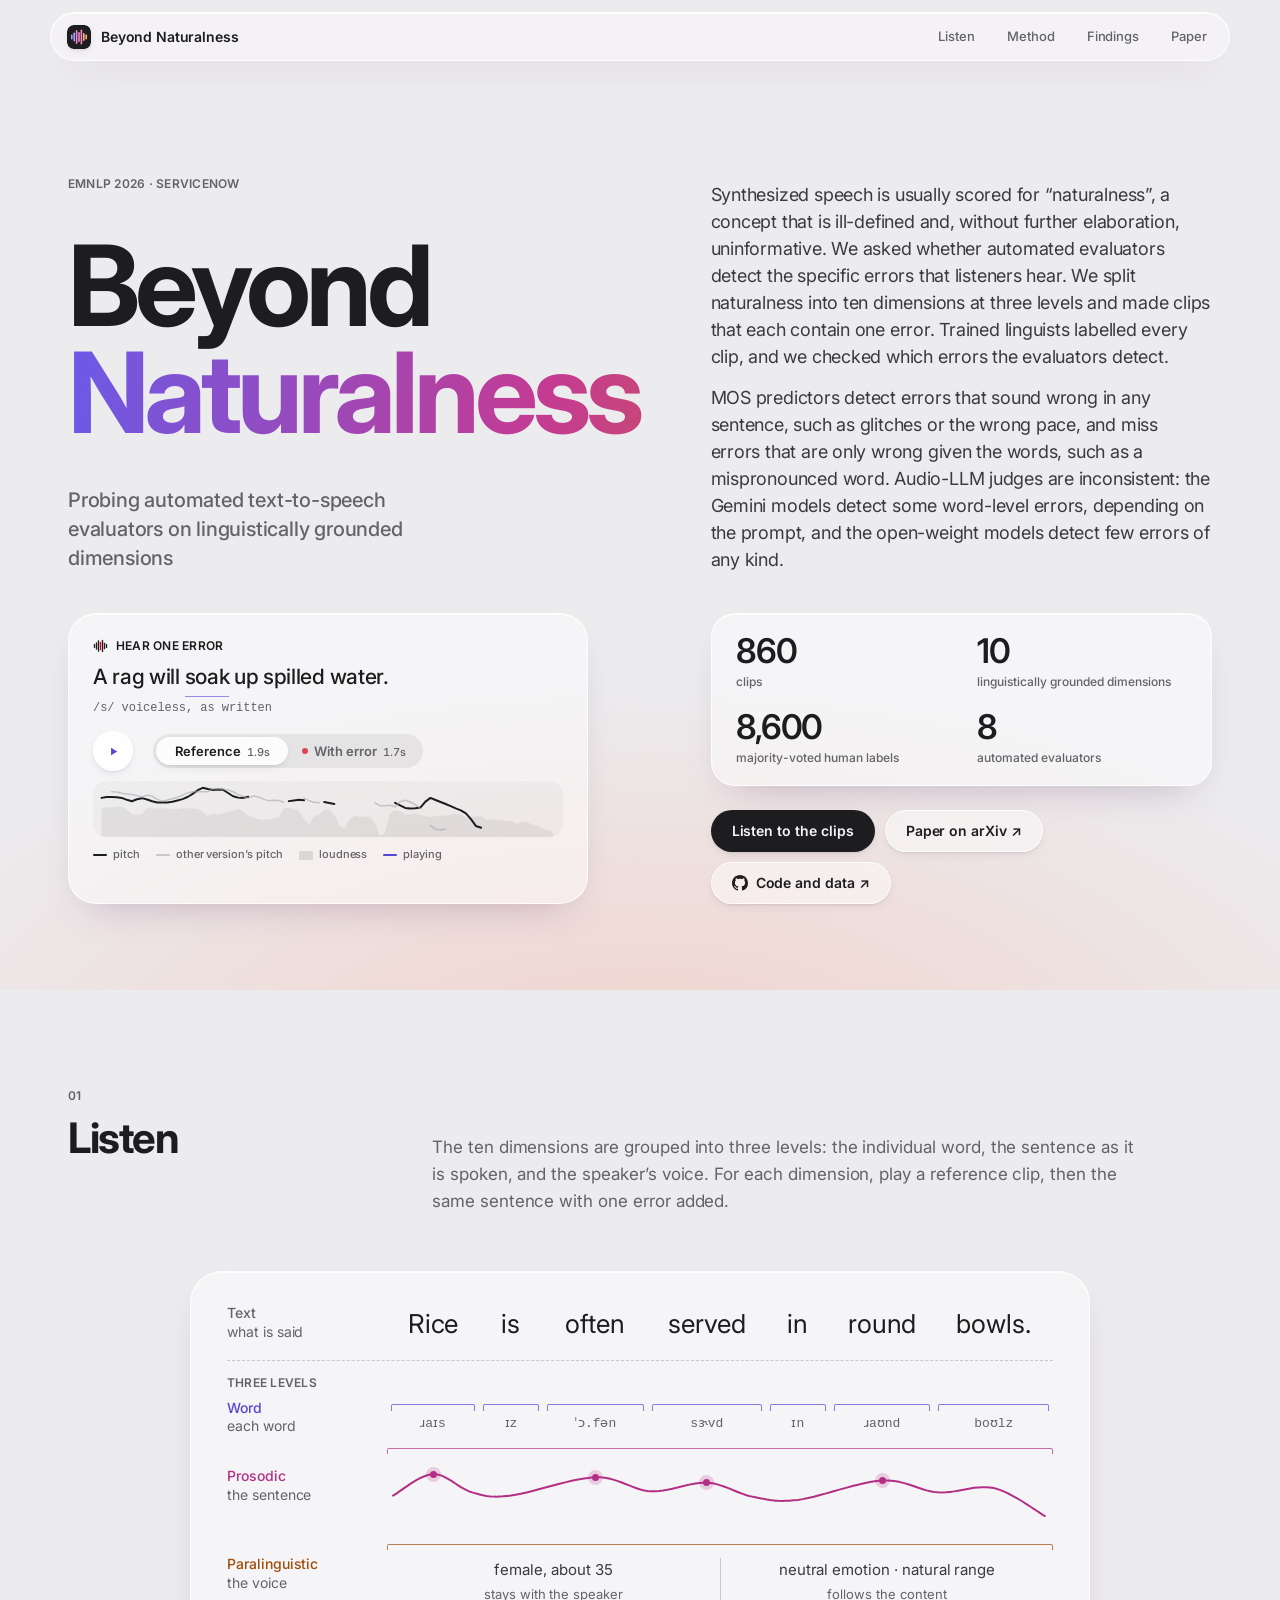
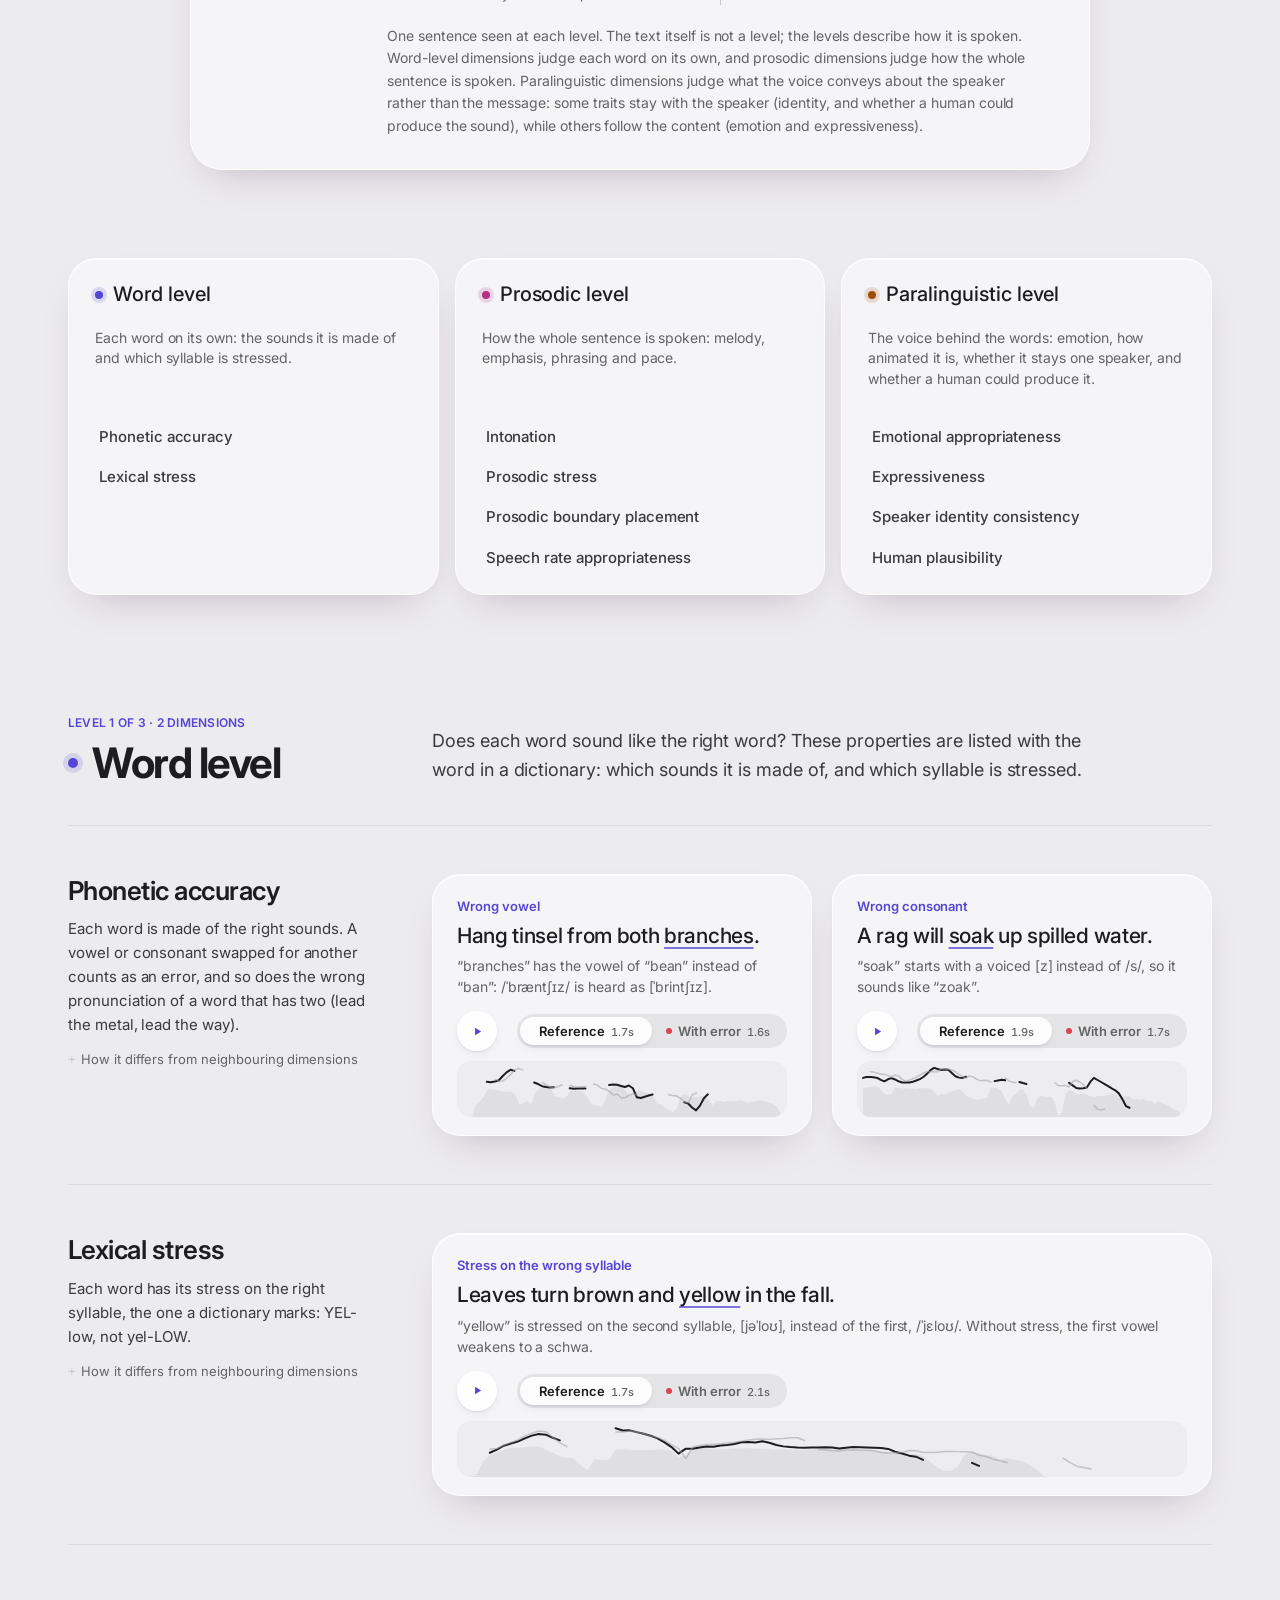
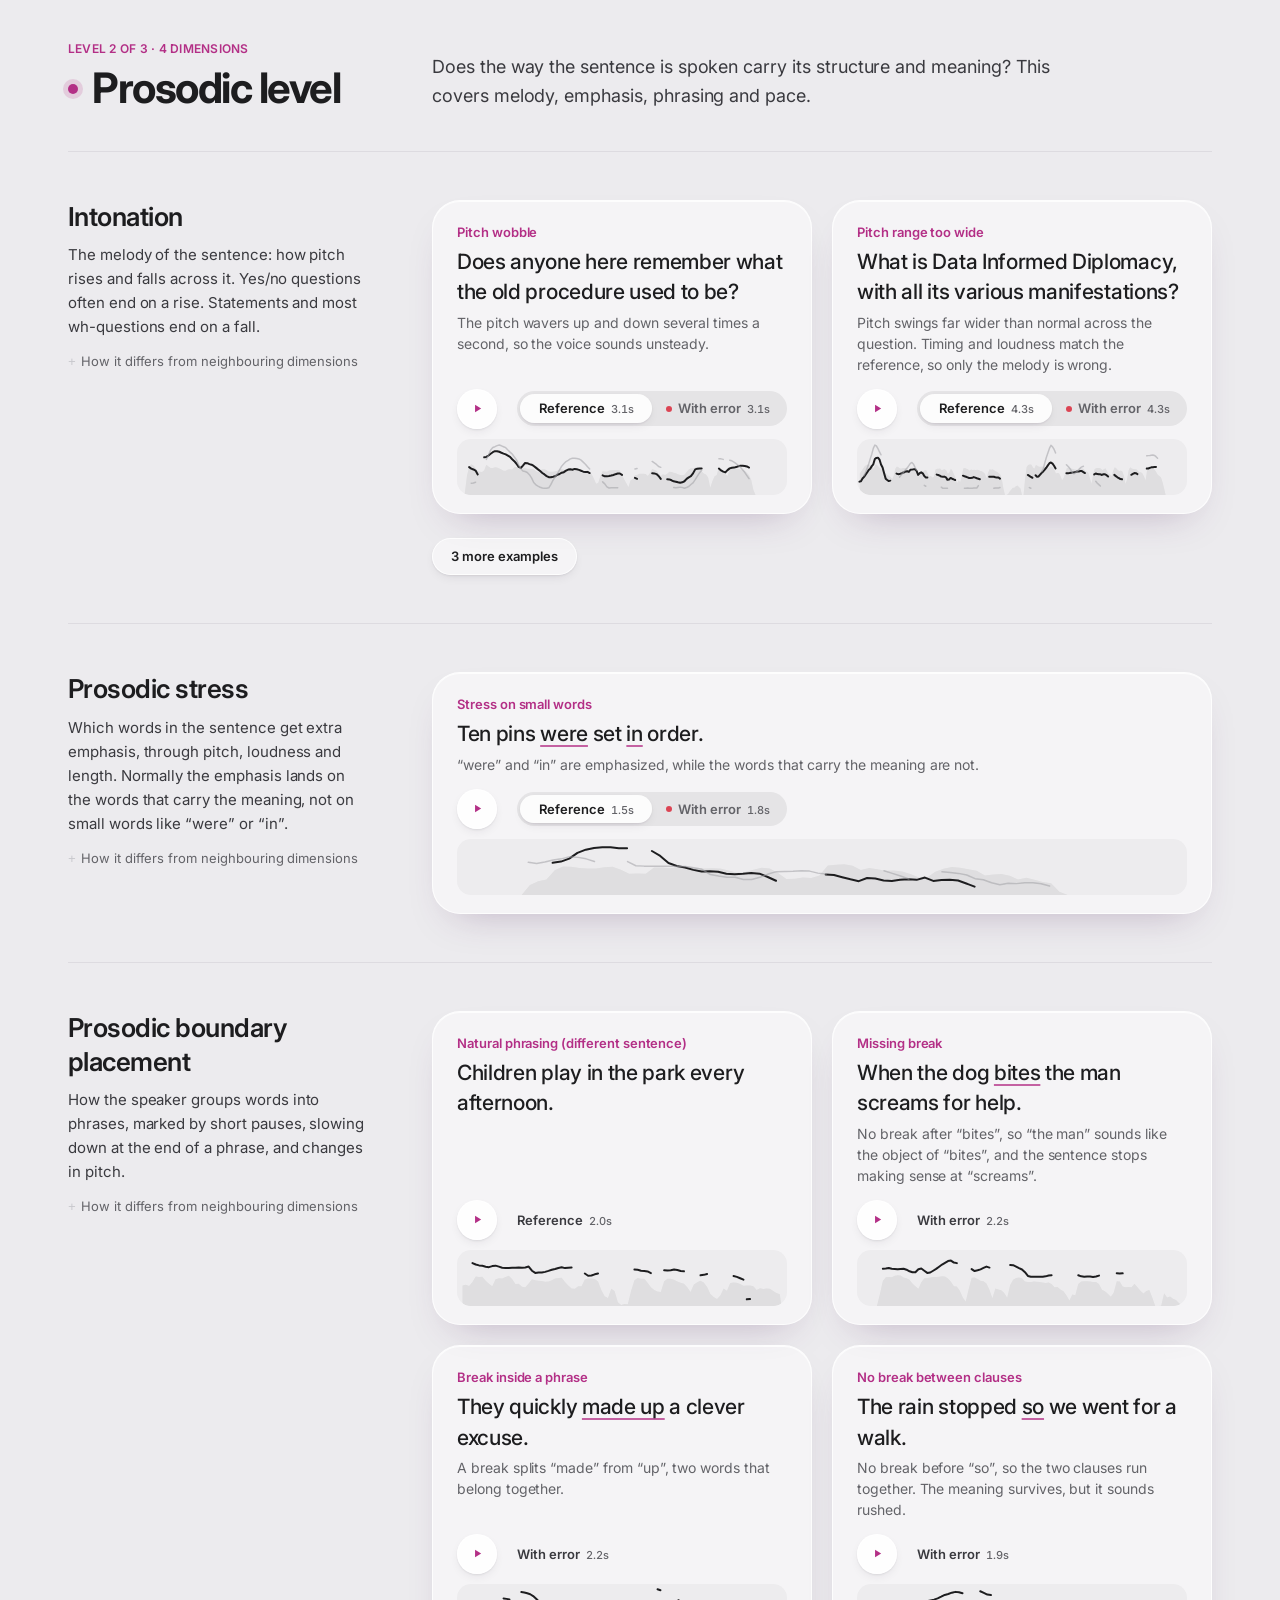
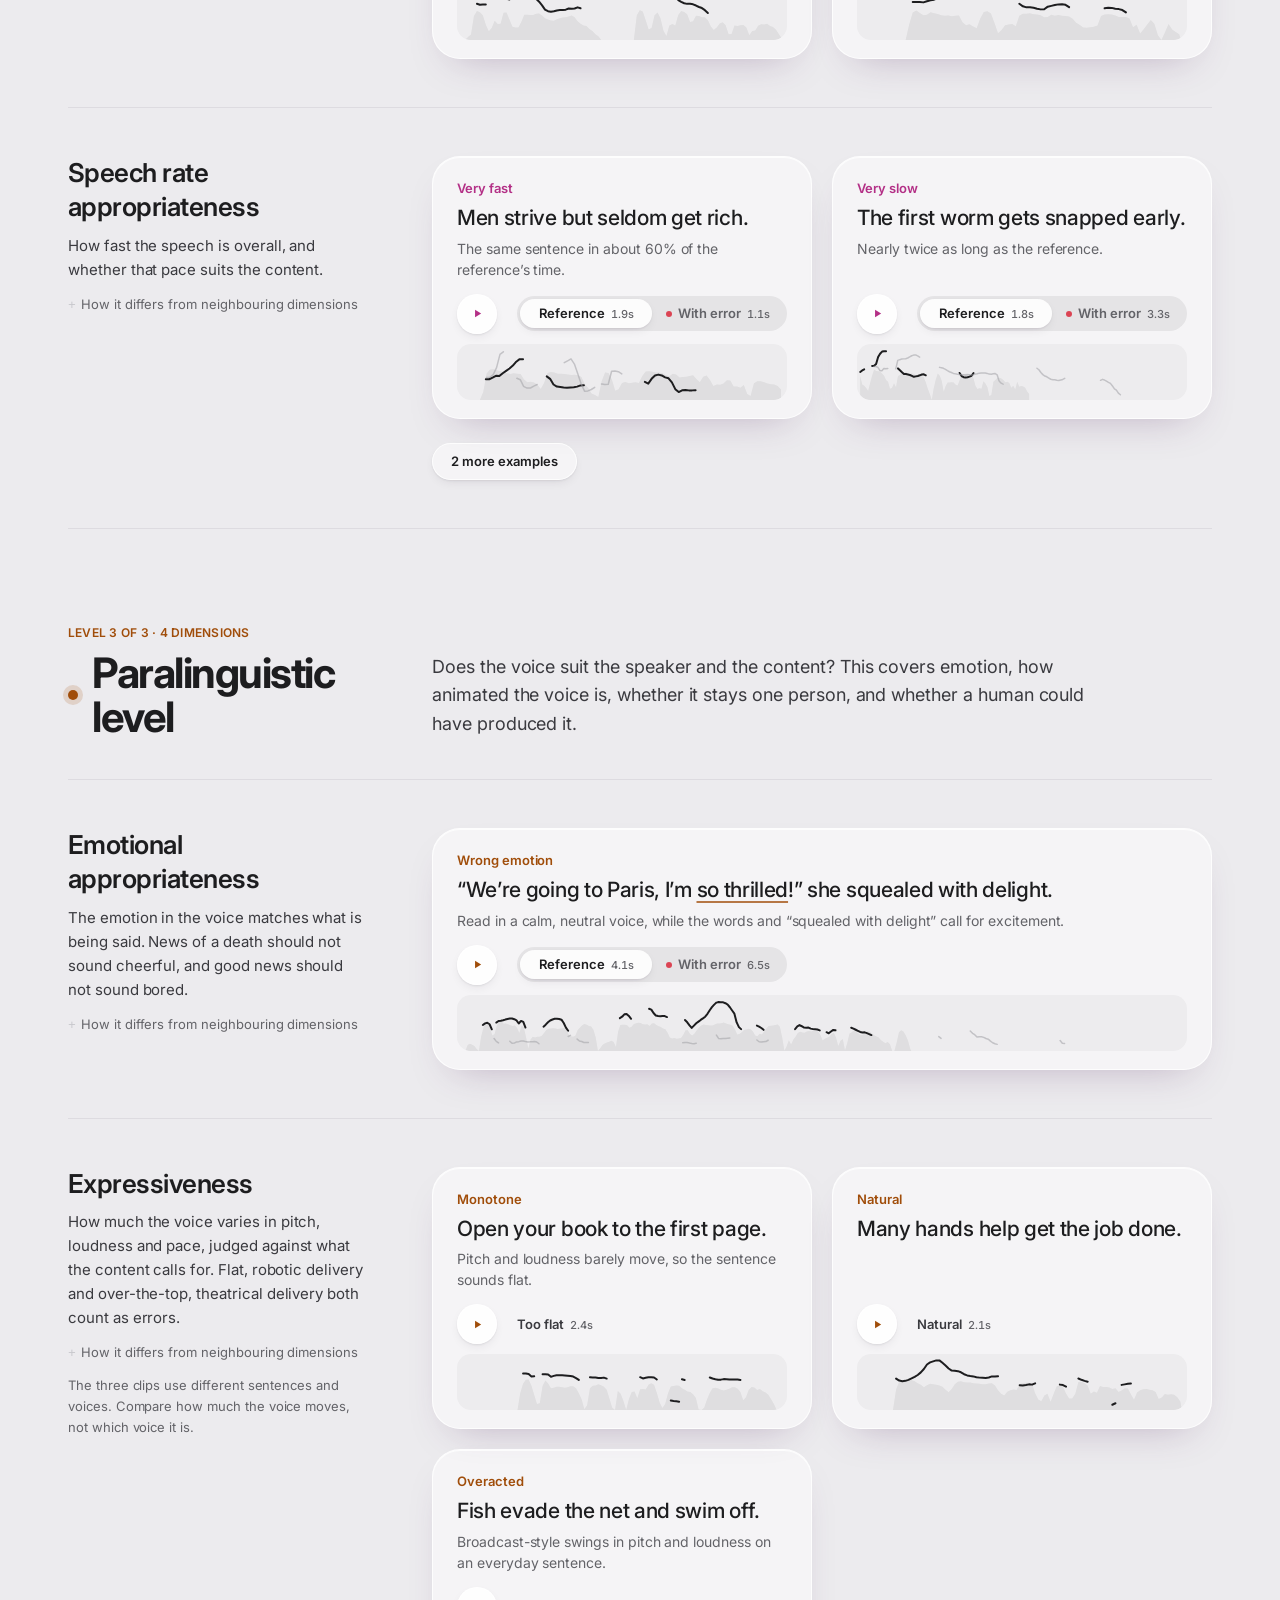
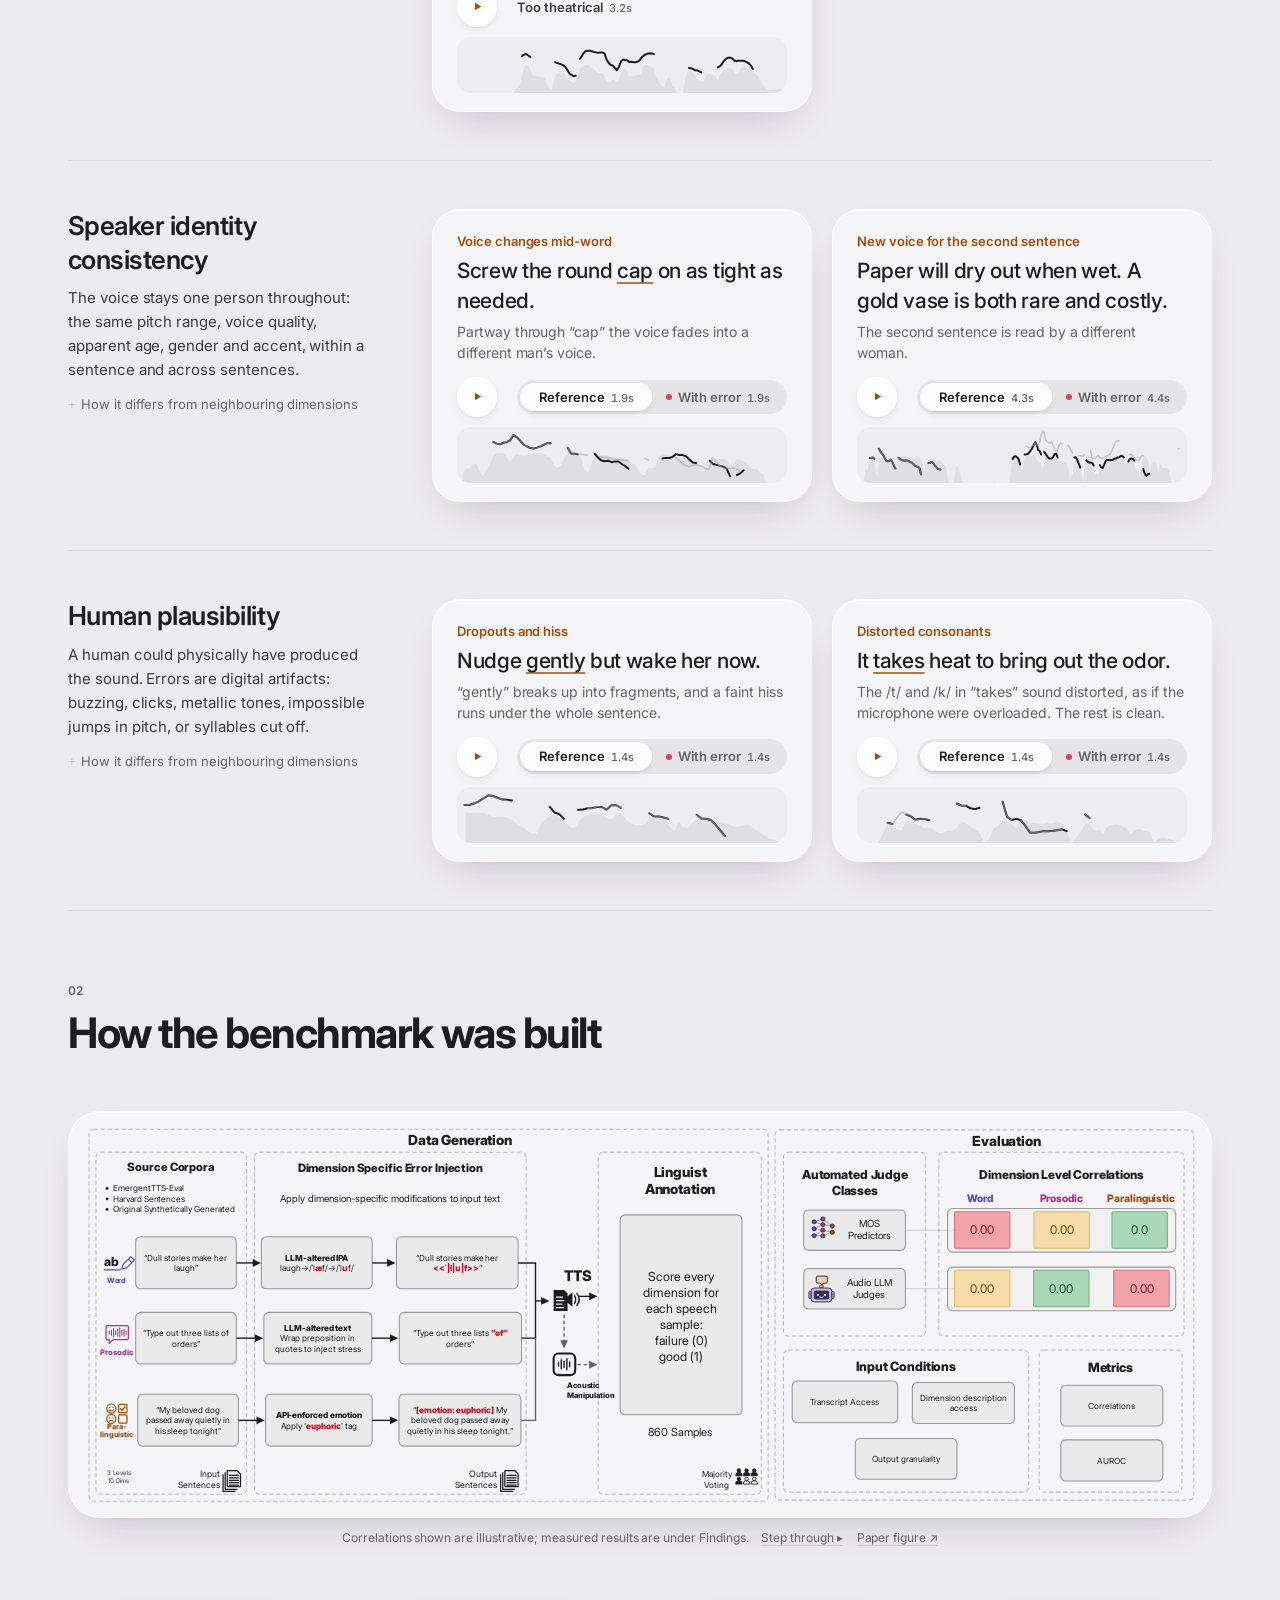
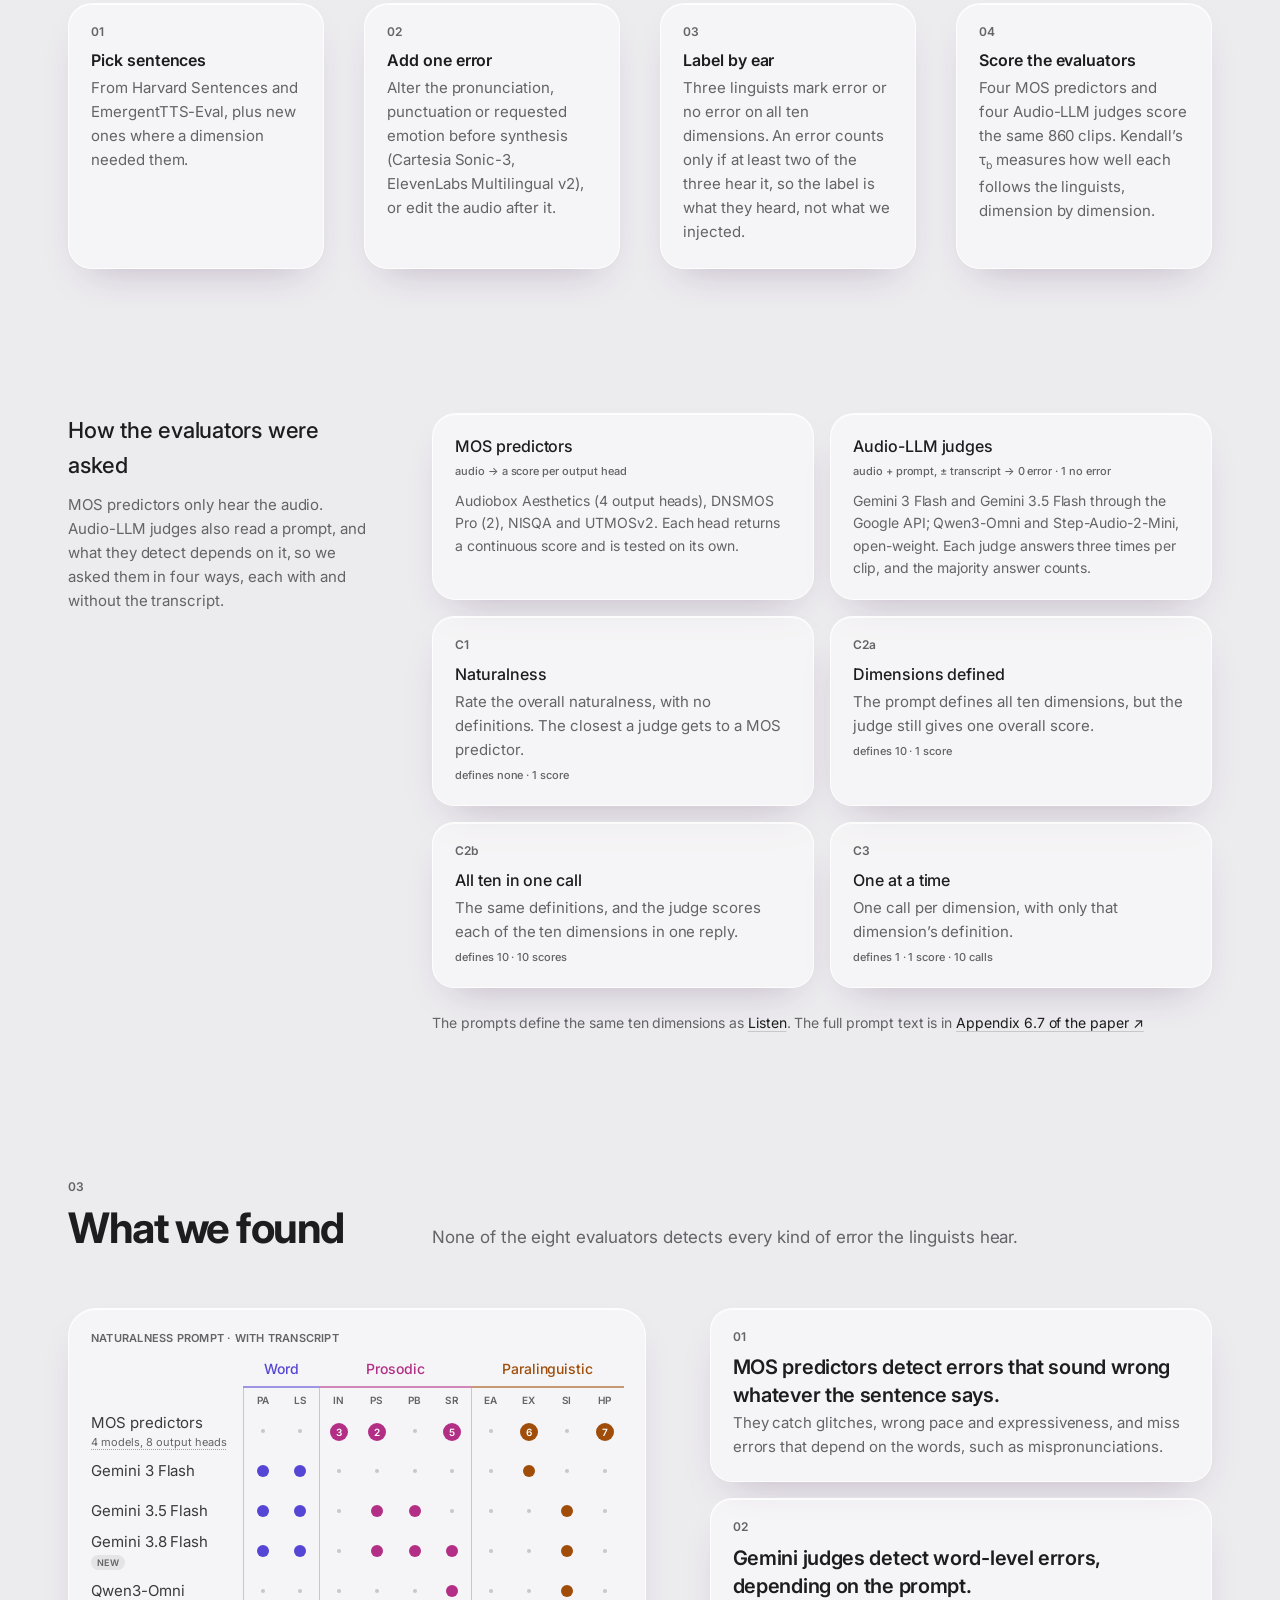
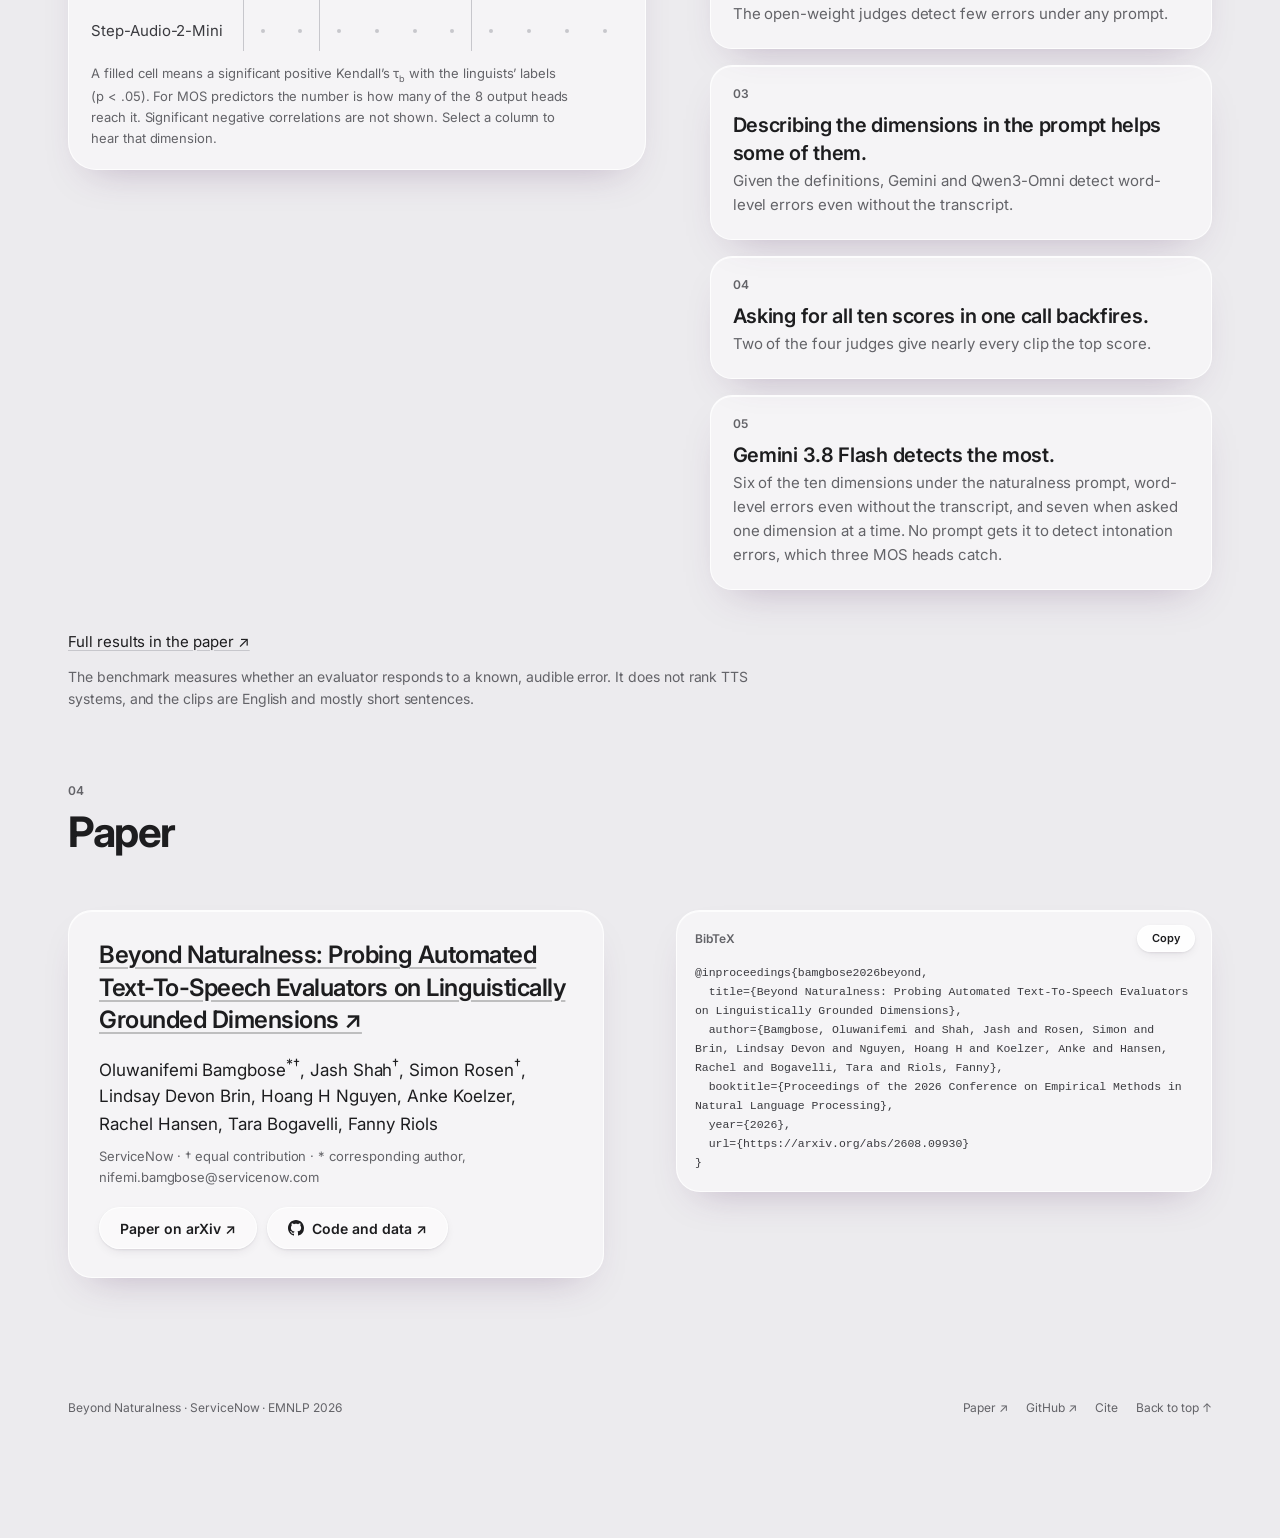
<file: docs/index.html>
<!doctype html>
<html lang="en">
<head>
<meta charset="utf-8">
<meta name="viewport" content="width=device-width,initial-scale=1">
<meta name="description" content="Listen to TTS clips with one controlled error each, across ten linguistically grounded dimensions, and see which automated evaluators detect them.">
<meta name="color-scheme" content="dark light">
<meta name="theme-color" content="#0f0d14" media="(prefers-color-scheme: dark)">
<meta name="theme-color" content="#ecebee" media="(prefers-color-scheme: light)">
<title>Beyond Naturalness</title>
<link rel="canonical" href="https://servicenow.github.io/BeyondNaturalnessProbe/">
<link rel="icon" href="data:image/svg+xml,%3Csvg xmlns='http://www.w3.org/2000/svg' viewBox='0 0 24 24'%3E%3Crect width='24' height='24' rx='6.5' fill='%231d1d1f'/%3E%3Crect x='4' y='9.5' width='1.6' height='5' rx='.8' fill='%23a99cff'/%3E%3Crect x='6.4' y='7.5' width='1.6' height='9' rx='.8' fill='%23a99cff'/%3E%3Crect x='8.8' y='5' width='1.6' height='14' rx='.8' fill='%23f08ad0'/%3E%3Crect x='11.2' y='7' width='1.6' height='10' rx='.8' fill='%23f08ad0'/%3E%3Crect x='13.6' y='4.5' width='1.6' height='15' rx='.8' fill='%23f08ad0'/%3E%3Crect x='16' y='8' width='1.6' height='8' rx='.8' fill='%23ffb27a'/%3E%3Crect x='18.4' y='9.5' width='1.6' height='5' rx='.8' fill='%23ffb27a'/%3E%3C/svg%3E">
<meta property="og:type" content="website">
<meta property="og:title" content="Beyond Naturalness (EMNLP 2026)">
<meta property="og:description" content="Listen to TTS clips with one controlled error each, across ten linguistically grounded dimensions, and see which automated evaluators detect them.">
<meta property="og:url" content="https://servicenow.github.io/BeyondNaturalnessProbe/">
<meta property="og:image" content="https://servicenow.github.io/BeyondNaturalnessProbe/assets/paper/og.png">
<meta name="twitter:card" content="summary_large_image">
<link rel="preconnect" href="https://fonts.googleapis.com">
<link rel="preconnect" href="https://fonts.gstatic.com" crossorigin>
<link rel="stylesheet" href="https://fonts.googleapis.com/css2?family=Inter:wght@400;500;600;700&display=swap">
<link rel="stylesheet" href="site.css">
</head>
<body>
<div class="progress" aria-hidden="true"><span></span></div>
<header class="top">
<a class="brand" href="#top"><svg class="mark" viewBox="0 0 24 24" aria-hidden="true"><rect class="mk-tile" width="24" height="24" rx="6.5"/><rect class="mk-w" x="4" y="9.5" width="1.6" height="5" rx=".8"/><rect class="mk-w" x="6.4" y="7.5" width="1.6" height="9" rx=".8"/><rect class="mk-p" x="8.8" y="5" width="1.6" height="14" rx=".8"/><rect class="mk-p" x="11.2" y="7" width="1.6" height="10" rx=".8"/><rect class="mk-p" x="13.6" y="4.5" width="1.6" height="15" rx=".8"/><rect class="mk-a" x="16" y="8" width="1.6" height="8" rx=".8"/><rect class="mk-a" x="18.4" y="9.5" width="1.6" height="5" rx=".8"/></svg>Beyond Naturalness</a>
<p class="crumb" aria-live="polite"><a class="crumb-level" href="#"></a><span class="crumb-sep" aria-hidden="true">›</span><a class="crumb-dim" href="#"></a></p>
<nav class="nav" aria-label="Sections">
<a href="#listen">Listen</a>
<a href="#method">Method</a>
<a href="#findings">Findings</a>
<a href="#paper">Paper</a>
</nav>
</header>
<main id="top">
<section class="hero">
<p class="meta">EMNLP 2026 · ServiceNow</p>
<h1>Beyond <em>Naturalness</em></h1>
<p class="subtitle">Probing automated text-to-speech evaluators on linguistically grounded dimensions</p>
<div class="hero-side">
<div class="lede"><p>Synthesized speech is usually scored for “naturalness”, a concept that is ill-defined and, without further elaboration, uninformative. We asked whether automated evaluators detect the specific errors that listeners hear. We split naturalness into ten dimensions at three levels and made clips that each contain one error. Trained linguists labelled every clip, and we checked which errors the evaluators detect.</p><p>MOS predictors detect errors that sound wrong in any sentence, such as glitches or the wrong pace, and miss errors that are only wrong given the words, such as a mispronounced word. Audio-LLM judges are inconsistent: the Gemini models detect some word-level errors, depending on the prompt, and the open-weight models detect few errors of any kind.</p></div>
<div class="hero-numbers">
<dl class="stats"><div><dt>860</dt><dd>clips</dd></div><div><dt>10</dt><dd>linguistically grounded dimensions</dd></div><div><dt>8,600</dt><dd>majority-voted human labels</dd></div><div><dt>8</dt><dd>automated evaluators</dd></div></dl>
<p class="actions">
<a class="button primary" href="#listen">Listen to the clips</a>
<a class="button" href="https://arxiv.org/abs/2608.09930">Paper on arXiv ↗</a>
<a class="button" href="https://github.com/ServiceNow/BeyondNaturalnessProbe"><svg class="gh" viewBox="0 0 16 16" aria-hidden="true"><path d="M8 0C3.58 0 0 3.58 0 8c0 3.54 2.29 6.53 5.47 7.59.4.07.55-.17.55-.38 0-.19-.01-.82-.01-1.49-2.01.37-2.53-.49-2.69-.94-.09-.23-.48-.94-.82-1.13-.28-.15-.68-.52-.01-.53.63-.01 1.08.58 1.23.82.72 1.21 1.87.87 2.33.66.07-.52.28-.87.51-1.07-1.78-.2-3.64-.89-3.64-3.95 0-.87.31-1.59.82-2.15-.08-.2-.36-1.02.08-2.12 0 0 .67-.21 2.2.82.64-.18 1.32-.27 2-.27.68 0 1.36.09 2 .27 1.53-1.04 2.2-.82 2.2-.82.44 1.1.16 1.92.08 2.12.51.56.82 1.27.82 2.15 0 3.07-1.87 3.75-3.65 3.95.29.25.54.73.54 1.48 0 1.07-.01 1.93-.01 2.2 0 .21.15.46.55.38A8.01 8.01 0 0 0 16 8c0-4.42-3.58-8-8-8z"/></svg>Code and data ↗</a>
</p>
</div>
</div>
<div class="hero-demo"><p class="hero-demo-label"><svg class="mark-err" viewBox="3 0 18 24" aria-hidden="true"><rect x="4" y="9.5" width="1.6" height="5" rx=".8"/><rect x="6.4" y="7.5" width="1.6" height="9" rx=".8"/><rect x="8.8" y="5" width="1.6" height="14" rx=".8"/><rect class="mk-err" x="11.2" y="7" width="1.6" height="10" rx=".8"/><rect x="13.6" y="4.5" width="1.6" height="15" rx=".8"/><rect x="16" y="8" width="1.6" height="8" rx=".8"/><rect x="18.4" y="9.5" width="1.6" height="5" rx=".8"/></svg>Hear one error</p><p class="sentence">A rag will <em class="target morph"><span class="sr">soak</span><span class="morph-word" aria-hidden="true"><span class="morph-slot"><span class="m-s">s</span><span class="m-z">z</span></span>oak<span class="morph-line"><span class="morph-flat"></span><svg class="morph-wave" viewBox="0 0 240 6" preserveAspectRatio="none"><path d="M0 3 Q2.5 0 5 3 Q7.5 6 10 3 Q12.5 0 15 3 Q17.5 6 20 3 Q22.5 0 25 3 Q27.5 6 30 3 Q32.5 0 35 3 Q37.5 6 40 3 Q42.5 0 45 3 Q47.5 6 50 3 Q52.5 0 55 3 Q57.5 6 60 3 Q62.5 0 65 3 Q67.5 6 70 3 Q72.5 0 75 3 Q77.5 6 80 3 Q82.5 0 85 3 Q87.5 6 90 3 Q92.5 0 95 3 Q97.5 6 100 3 Q102.5 0 105 3 Q107.5 6 110 3 Q112.5 0 115 3 Q117.5 6 120 3 Q122.5 0 125 3 Q127.5 6 130 3 Q132.5 0 135 3 Q137.5 6 140 3 Q142.5 0 145 3 Q147.5 6 150 3 Q152.5 0 155 3 Q157.5 6 160 3 Q162.5 0 165 3 Q167.5 6 170 3 Q172.5 0 175 3 Q177.5 6 180 3 Q182.5 0 185 3 Q187.5 6 190 3 Q192.5 0 195 3 Q197.5 6 200 3 Q202.5 0 205 3 Q207.5 6 210 3 Q212.5 0 215 3 Q217.5 6 220 3 Q222.5 0 225 3 Q227.5 6 230 3 Q232.5 0 235 3 Q237.5 6 240 3"/></svg></span></span></em> up spilled water.</p><p class="morph-note"><span class="n-s"><span class="ipa">/s/</span> voiceless, as written</span><span class="n-z"><span class="ipa">[z]</span> voiced: the vocal folds vibrate</span></p><div class="ab ab-hero" data-sel="0" data-span="1.858" data-title="Wrong consonant"><button class="ab-play" type="button" aria-label="Play: Wrong consonant"><svg viewBox="0 0 16 16" aria-hidden="true"><path class="i-play" d="M5 3.5v9l7.5-4.5z"/><path class="i-pause" d="M4.5 3.5h2.5v9H4.5zM9 3.5h2.5v9H9z"/></svg></button><div class="ab-versions" role="radiogroup" aria-label="Version"><button type="button" class="ab-v" role="radio" aria-checked="true" data-v="0" data-kind="ref" data-src="assets/audio/1-101.mp3" data-duration="1.858">Reference<span class="ab-time">1.9s</span></button><button type="button" class="ab-v" role="radio" aria-checked="false" data-v="1" data-kind="err" data-src="assets/audio/1-100.mp3" data-duration="1.718">With error<span class="ab-time">1.7s</span></button><span class="ab-pill" aria-hidden="true"></span></div><div class="ab-track" aria-hidden="true"><svg viewBox="0 0 1000 64" preserveAspectRatio="none"><path class="loud" data-v="0" d="M18.2 64L18.2 32.0L29.0 30.0L39.7 30.2L50.5 29.1L61.3 29.2L72.0 33.0L82.8 37.5L93.6 38.6L104.3 38.1L115.1 30.9L125.9 30.4L136.6 31.6L147.4 31.2L158.2 31.8L168.9 31.8L179.7 31.9L190.5 31.2L201.2 31.2L212.0 31.5L222.8 31.6L233.5 34.9L244.3 39.8L255.1 37.8L265.8 38.4L276.6 36.8L287.4 35.1L298.1 33.9L308.9 32.0L319.7 34.7L330.4 39.9L341.2 41.7L352.0 43.3L362.7 44.3L373.5 43.6L384.3 42.9L395.0 42.0L405.8 30.9L416.6 30.6L427.3 31.6L438.1 34.2L448.9 43.0L459.6 50.1L470.4 40.7L481.2 38.1L491.9 32.8L502.7 32.5L513.5 38.3L524.2 51.1L535.0 54.2L545.8 43.4L556.5 39.8L567.3 40.9L578.1 40.8L588.8 40.9L599.6 47.7L610.4 63.2L621.1 59.1L631.9 37.5L642.7 33.6L653.4 34.4L664.2 38.0L675.0 38.0L685.7 37.2L696.5 38.9L707.3 40.2L718.0 41.2L728.8 40.2L739.6 39.7L750.3 39.8L761.1 38.4L771.9 37.2L782.6 37.6L793.4 41.5L804.2 41.4L814.9 40.2L825.7 40.3L836.5 44.4L847.2 43.7L858.0 44.6L868.8 44.1L879.5 46.0L890.3 45.5L901.1 49.1L911.8 46.3L922.6 47.2L933.4 49.3L944.1 50.9L954.9 54.2L965.7 56.4L976.4 57.6L981.8 64Z"/><path class="pitch" data-v="0" d="M18.2 19.3L29.0 18.3L39.7 18.3L50.5 18.7L61.3 19.3L72.0 21.5L82.8 23.2L93.6 20.9L104.3 19.6L115.1 21.1L125.9 23.2L136.6 24.5L147.4 24.5L158.2 24.6L168.9 23.8L179.7 22.3L190.5 20.7L201.2 18.3L212.0 14.7L222.8 10.5L233.5 7.8L244.3 9.2L255.1 10.3L265.8 9.7L276.6 10.0L287.4 13.7L298.1 17.4L308.9 19.0L319.7 19.3L330.4 18.0M416.6 23.0L427.3 22.2L438.1 21.5L448.9 22.1M491.9 24.0L502.7 25.2L513.5 26.3M642.7 25.0L653.4 27.8L664.2 30.8L675.0 31.4L685.7 31.1L696.5 30.4L707.3 23.6L718.0 19.3L728.8 21.7L739.6 24.0L750.3 26.3L761.1 28.7L771.9 31.3L782.6 33.5L793.4 37.0L804.2 43.6L814.9 51.5L825.7 53.4"/><path class="loud" data-v="1" d="M18.4 64L18.4 64.0L29.1 52.1L39.9 33.8L50.7 29.7L61.4 29.5L72.2 29.0L83.0 30.7L93.7 34.3L104.5 38.3L115.3 32.2L126.0 29.9L136.8 31.7L147.6 33.6L158.3 33.1L169.1 33.0L179.9 32.9L190.6 32.0L201.4 32.7L212.2 33.3L222.9 36.4L233.7 38.2L244.5 45.3L255.2 40.8L266.0 34.2L276.8 33.1L287.5 31.0L298.3 30.5L309.1 32.2L319.8 33.4L330.6 37.7L341.4 39.8L352.1 36.9L362.9 32.1L373.7 31.3L384.4 31.1L395.2 32.1L406.0 37.9L416.7 48.5L427.5 50.7L438.3 39.4L449.0 37.2L459.8 31.7L470.6 31.7L481.3 38.1L492.1 45.6L502.9 44.3L513.6 42.2L524.4 41.8L535.2 41.5L545.9 41.7L556.7 48.5L567.5 61.3L578.2 55.0L589.0 39.9L599.8 32.4L610.5 34.0L621.3 34.8L632.1 34.0L642.8 38.3L653.6 42.0L664.4 44.1L675.1 40.8L685.9 38.4L696.7 37.7L707.4 38.5L718.2 38.6L729.0 37.9L739.7 36.5L750.5 38.9L761.3 43.2L772.0 42.1L782.8 43.5L793.6 43.3L804.3 42.8L815.1 42.6L825.9 42.9L836.6 45.8L847.4 48.3L858.2 50.8L868.9 53.9L879.7 57.6L890.5 59.4L901.2 59.8L906.6 64Z"/><path class="pitch" data-v="1" d="M39.9 12.2L50.7 12.5L61.4 14.0L72.2 14.9L83.0 15.5L93.7 16.7L104.5 18.3L115.3 16.1L126.0 17.3L136.8 21.0L147.6 23.0L158.3 21.8L169.1 20.2L179.9 18.5L190.6 16.1L201.4 13.5L212.2 12.3L222.9 11.9L233.7 12.2L244.5 12.2L255.2 9.0L266.0 9.1L276.8 9.5L287.5 10.3L298.3 12.3L309.1 15.5L319.8 17.7L330.6 19.6L341.4 17.0L352.1 18.3L362.9 20.7L373.7 22.7L384.4 21.9L395.2 22.3L406.0 24.2M449.0 19.6L459.8 22.5L470.6 24.4L481.3 24.9M599.8 25.1L610.5 28.2L621.3 28.3L632.1 27.8L642.8 29.5L653.6 23.7L664.4 22.0L675.1 24.0L685.9 27.0L696.7 31.4M718.2 50.8L729.0 55.0L739.7 55.9L750.5 54.9"/></svg><span class="ab-fill"></span><span class="ab-head"></span></div></div><p class="track-legend" aria-hidden="true"><span><i class="k-pitch"></i>pitch</span><span><i class="k-other"></i>other version’s pitch</span><span><i class="k-loud"></i>loudness</span><span><i class="k-play"></i>playing</span></p></div>
</section>
<section class="listen" id="listen" aria-labelledby="listen-title">
<header class="section-head">
<h2 id="listen-title">Listen</h2>
<p>The ten dimensions are grouped into three levels: the individual word, the sentence as it is spoken, and the speaker’s voice. For each dimension, play a reference clip, then the same sentence with one error added.</p>
</header>
<figure class="stack" aria-labelledby="stack-cap">
<div class="stack-row stack-sentence"><p class="stack-label">Text <span>what is said</span></p><div class="stack-body"><p class="stack-words" style="grid-template-columns:0.1383fr 0.0956fr 0.1573fr 0.1779fr 0.0956fr 0.1573fr 0.1779fr"><span>Rice</span><span>is</span><span>often</span><span>served</span><span>in</span><span>round</span><span>bowls.</span></p></div></div>
<div class="stack-levels" role="group" aria-label="The three levels">
<p class="stack-group">Three levels</p>
<div class="stack-row" data-level="word"><p class="stack-label">Word <span>each word</span></p><div class="stack-body"><p class="stack-ipa" style="grid-template-columns:0.1383fr 0.0956fr 0.1573fr 0.1779fr 0.0956fr 0.1573fr 0.1779fr"><span>ɹaɪs</span><span>ɪz</span><span>ˈɔ.fən</span><span>sɝvd</span><span>ɪn</span><span>ɹaʊnd</span><span>boʊlz</span></p></div></div>
<div class="stack-row" data-level="prosodic"><p class="stack-label">Prosodic <span>the sentence</span></p><div class="stack-body"><span class="stack-bracket"></span><div class="stack-contour" aria-hidden="true"><svg viewBox="0 0 1000 100" preserveAspectRatio="none"><polyline points="9.1,52.5 11.6,51.0 14.6,48.9 18.1,46.4 22.0,43.5 26.2,40.4 30.7,37.2 35.5,33.9 40.4,30.7 45.4,27.7 50.4,24.9 55.3,22.6 60.1,20.7 64.8,19.5 69.1,18.9 73.4,19.1 77.6,19.9 81.8,21.3 86.0,23.2 90.1,25.5 94.3,28.0 98.5,30.7 102.6,33.6 106.8,36.4 111.0,39.2 115.1,41.7 119.3,44.0 123.4,46.0 127.6,47.4 131.6,48.6 135.4,49.7 138.9,50.7 142.3,51.6 145.7,52.3 149.1,53.0 152.6,53.5 156.3,53.9 160.2,54.1 164.4,54.2 169.1,54.0 174.2,53.7 179.8,53.2 186.1,52.5 193.1,51.3 201.0,49.7 209.5,47.7 218.5,45.3 228.0,42.7 237.8,39.9 247.7,37.1 257.8,34.4 267.7,31.8 277.5,29.4 287.0,27.3 296.1,25.7 304.7,24.5 312.6,23.9 319.9,24.0 326.8,24.7 333.3,25.9 339.6,27.5 345.6,29.5 351.5,31.6 357.1,33.9 362.7,36.2 368.2,38.5 373.7,40.6 379.2,42.5 384.8,44.0 390.5,45.2 396.4,45.8 402.4,45.8 408.5,45.4 414.6,44.6 420.8,43.5 426.9,42.1 433.1,40.6 439.2,39.0 445.3,37.5 451.4,36.0 457.4,34.6 463.2,33.5 469.0,32.7 474.7,32.3 480.2,32.3 485.5,32.8 490.8,33.7 495.9,35.0 500.8,36.5 505.7,38.2 510.6,40.1 515.3,42.1 520.1,44.1 524.8,46.1 529.5,48.1 534.2,49.9 538.9,51.6 543.7,53.0 548.6,54.1 553.3,55.1 557.8,56.1 562.2,57.0 566.4,57.8 570.6,58.6 574.8,59.3 579.1,59.9 583.6,60.4 588.2,60.7 593.2,60.8 598.4,60.7 604.1,60.5 610.3,59.9 616.9,59.2 624.3,58.0 632.3,56.3 641.0,54.2 650.1,51.7 659.6,49.0 669.3,46.1 679.2,43.2 689.1,40.4 699.0,37.6 708.7,35.1 718.1,32.9 727.1,31.0 735.6,29.7 743.4,29.0 750.7,28.8 757.6,29.3 764.2,30.2 770.5,31.4 776.5,33.0 782.3,34.8 788.0,36.7 793.5,38.7 799.0,40.7 804.5,42.6 810.0,44.3 815.6,45.7 821.3,46.8 827.2,47.4 833.2,47.6 839.3,47.4 845.3,46.7 851.4,45.9 857.4,44.8 863.5,43.7 869.6,42.5 875.6,41.4 881.6,40.4 887.6,39.7 893.5,39.3 899.4,39.3 905.3,39.7 911.0,40.7 916.9,42.4 923.0,44.7 929.3,47.5 935.7,50.8 942.1,54.4 948.5,58.2 954.7,62.1 960.6,66.1 966.3,69.9 971.7,73.6 976.6,77.0 980.9,80.0 984.7,82.5 987.8,84.4"/></svg><span class="stack-dot" style="left:6.91%;top:18.75%"></span><span class="stack-dot" style="left:31.26%;top:24.11%"></span><span class="stack-dot" style="left:48.02%;top:32.14%"></span><span class="stack-dot" style="left:74.34%;top:28.57%"></span></div></div></div>
<div class="stack-row" data-level="paralinguistic"><p class="stack-label">Paralinguistic <span>the voice</span></p><div class="stack-body"><span class="stack-bracket"></span><div class="stack-voice"><p class="voice-group"><span class="voice-val">female, about 35</span><span class="voice-kind">stays with the speaker</span></p><p class="voice-group"><span class="voice-val"><span>neutral emotion</span> · <span>natural range</span></span><span class="voice-kind">follows the content</span></p></div></div></div>
</div>
<figcaption id="stack-cap">One sentence seen at each level. The text itself is not a level; the levels describe how it is spoken. Word-level dimensions judge each word on its own, and prosodic dimensions judge how the whole sentence is spoken. Paralinguistic dimensions judge what the voice conveys about the speaker rather than the message: some traits stay with the speaker (identity, and whether a human could produce the sound), while others follow the content (emotion and expressiveness).</figcaption>
</figure>
<nav class="tree" aria-label="Levels and dimensions">
<div class="tree-level" data-level="word"><a class="tree-name" href="#lvl-word">Word level</a><p class="tree-desc">Each word on its own: the sounds it is made of and which syllable is stressed.</p><ul><li><a href="#dim-phonetic-accuracy">Phonetic accuracy</a></li><li><a href="#dim-lexical-stress">Lexical stress</a></li></ul></div>
<div class="tree-level" data-level="prosodic"><a class="tree-name" href="#lvl-prosodic">Prosodic level</a><p class="tree-desc">How the whole sentence is spoken: melody, emphasis, phrasing and pace.</p><ul><li><a href="#dim-intonation">Intonation</a></li><li><a href="#dim-prosodic-stress">Prosodic stress</a></li><li><a href="#dim-prosodic-boundary-placement">Prosodic boundary placement</a></li><li><a href="#dim-speech-rate-appropriateness">Speech rate appropriateness</a></li></ul></div>
<div class="tree-level" data-level="paralinguistic"><a class="tree-name" href="#lvl-paralinguistic">Paralinguistic level</a><p class="tree-desc">The voice behind the words: emotion, how animated it is, whether it stays one speaker, and whether a human could produce it.</p><ul><li><a href="#dim-emotional-appropriateness">Emotional appropriateness</a></li><li><a href="#dim-expressiveness">Expressiveness</a></li><li><a href="#dim-speaker-identity-consistency">Speaker identity consistency</a></li><li><a href="#dim-human-plausibility">Human plausibility</a></li></ul></div>
</nav>
<section class="level" id="lvl-word" data-level="word" data-name="Word level">
<header class="level-head"><p class="level-num">Level 1 of 3 · 2 dimensions</p><h2>Word level</h2>
<p class="level-desc">Does each word sound like the right word? These properties are listed with the word in a dictionary: which sounds it is made of, and which syllable is stressed.</p></header>
<div class="level-dims">
<article class="dim" id="dim-phonetic-accuracy" data-level="word" data-name="Phonetic accuracy">
<header class="dim-head"><h3>Phonetic accuracy</h3>
<p class="dim-def">Each word is made of the right sounds. A vowel or consonant swapped for another counts as an error, and so does the wrong pronunciation of a word that has two (lead the metal, lead the way).</p>
<details class="why"><summary>How it differs from neighbouring dimensions</summary><p>Listeners recognize words by their sounds, so one wrong sound can turn a word into a different word or a non-word: “soak” said as “zoak”, or “branches” as “breenches”. It is the most basic way TTS can fail, and it can happen in a clip whose melody, timing and voice are all fine, so it needs its own check.</p></details></header>
<div class="examples">
<article class="example">
<h4 class="example-title">Wrong vowel</h4>
<p class="sentence">Hang tinsel from both <em class="target">branches</em>.</p>
<p class="listen-for">“branches” has the vowel of “bean” instead of “ban”: <span class="ipa">/ˈbræntʃɪz/</span> is heard as <span class="ipa">[ˈbrintʃɪz]</span>.</p>
<div class="ab" data-sel="0" data-span="1.672" data-title="Wrong vowel"><button class="ab-play" type="button" aria-label="Play: Wrong vowel"><svg viewBox="0 0 16 16" aria-hidden="true"><path class="i-play" d="M5 3.5v9l7.5-4.5z"/><path class="i-pause" d="M4.5 3.5h2.5v9H4.5zM9 3.5h2.5v9H9z"/></svg></button><div class="ab-versions" role="radiogroup" aria-label="Version"><button type="button" class="ab-v" role="radio" aria-checked="true" data-v="0" data-kind="ref" data-src="assets/audio/1-185.mp3" data-duration="1.672">Reference<span class="ab-time">1.7s</span></button><button type="button" class="ab-v" role="radio" aria-checked="false" data-v="1" data-kind="err" data-src="assets/audio/1-183.mp3" data-duration="1.625">With error<span class="ab-time">1.6s</span></button><span class="ab-pill" aria-hidden="true"></span></div><div class="ab-track" aria-hidden="true"><svg viewBox="0 0 1000 64" preserveAspectRatio="none"><path class="loud" data-v="0" d="M21.5 64L21.5 64.0L33.4 64.0L45.4 64.0L57.4 50.5L69.3 46.3L81.3 40.6L93.3 32.5L105.2 32.7L117.2 33.2L129.2 33.9L141.1 35.0L153.1 35.1L165.0 35.4L177.0 38.4L189.0 49.4L200.9 48.7L212.9 45.7L224.9 49.6L236.8 37.1L248.8 31.4L260.7 30.7L272.7 30.2L284.7 32.4L296.6 40.4L308.6 41.1L320.6 43.3L332.5 40.4L344.5 34.3L356.4 34.1L368.4 34.4L380.4 35.3L392.3 40.0L404.3 48.0L416.3 50.5L428.2 51.4L440.2 52.3L452.1 41.7L464.1 32.0L476.1 29.1L488.0 28.8L500.0 30.0L512.0 34.8L523.9 39.2L535.9 36.3L547.9 33.3L559.8 34.2L571.8 36.3L583.7 37.7L595.7 41.0L607.7 49.5L619.6 49.7L631.6 54.0L643.6 56.8L655.5 58.5L667.5 53.0L679.4 39.3L691.4 37.3L703.4 41.0L715.3 41.9L727.3 41.2L739.3 40.6L751.2 39.8L763.2 44.0L775.1 50.9L787.1 45.1L799.1 46.0L811.0 46.8L823.0 45.7L835.0 46.2L846.9 46.4L858.9 44.0L870.8 46.4L882.8 47.8L894.8 46.8L906.7 46.0L918.7 45.0L930.7 46.0L942.6 47.0L954.6 48.9L966.6 51.2L978.5 58.6L978.5 64Z"/><path class="pitch" data-v="0" d="M90.3 23.8L102.2 24.4L114.2 23.5L126.2 22.3L138.1 17.4L150.1 13.0L162.0 10.1L174.0 11.3M233.8 24.6L245.8 26.3L257.8 28.8L269.7 29.7L281.7 30.2L293.6 30.1M341.5 31.2L353.5 31.6L365.4 31.4L377.4 31.5L389.3 31.5M461.1 27.5L473.1 26.8L485.0 27.2L497.0 28.5L509.0 29.7L520.9 28.0L532.9 31.1L544.9 41.5L556.8 42.2L568.8 40.9L580.8 39.5L592.7 38.3M688.4 47.1L700.4 48.5L712.3 53.2L724.3 56.4L736.3 51.0L748.2 42.5L760.2 38.1"/><path class="loud" data-v="1" d="M19.6 64L19.6 64.0L31.5 64.0L43.5 64.0L55.4 64.0L67.4 64.0L79.4 64.0L91.3 50.6L103.3 43.5L115.3 35.6L127.2 34.3L139.2 35.0L151.2 36.2L163.1 36.7L175.1 36.7L187.0 34.2L199.0 36.9L211.0 48.9L222.9 49.7L234.9 44.1L246.9 47.6L258.8 34.1L270.8 32.4L282.7 32.5L294.7 33.2L306.7 38.8L318.6 42.4L330.6 43.6L342.6 41.4L354.5 32.5L366.5 33.1L378.4 35.1L390.4 42.7L402.4 46.6L414.3 42.2L426.3 32.7L438.3 32.0L450.2 32.1L462.2 34.1L474.1 39.4L486.1 37.2L498.1 34.0L510.0 33.4L522.0 35.3L534.0 36.4L545.9 42.8L557.9 50.1L569.9 49.3L581.8 52.0L593.8 56.5L605.7 58.1L617.7 58.0L629.7 43.6L641.6 36.8L653.6 35.9L665.6 37.3L677.5 39.7L689.5 42.3L701.4 40.8L713.4 40.2L725.4 47.4L737.3 48.4L749.3 43.7L761.3 44.3L773.2 52.4L785.2 48.0L797.1 48.8L809.1 48.4L821.1 49.3L833.0 53.6L845.0 49.5L857.0 45.5L868.9 44.9L880.9 45.1L892.8 46.1L904.8 48.7L916.8 51.5L928.7 53.7L940.7 59.5L952.7 62.5L952.7 64Z"/><path class="pitch" data-v="1" d="M115.3 21.2L127.2 23.0L139.2 22.8L151.2 19.4L163.1 15.3L175.1 10.1L187.0 8.6L199.0 10.1M258.8 24.3L270.8 27.3L282.7 29.9L294.7 30.5L306.7 29.3L318.6 27.2M342.6 28.1L354.5 29.4L366.5 29.9L378.4 29.5L390.4 29.2M414.3 26.3L426.3 27.8L438.3 31.3L450.2 32.3L462.2 35.0L474.1 39.0L486.1 38.0L498.1 42.3L510.0 41.8L522.0 39.0L534.0 37.3L545.9 39.1M641.6 38.5L653.6 39.5L665.6 40.0L677.5 42.7L689.5 47.3L701.4 47.7L713.4 38.4L725.4 36.5"/></svg><span class="ab-fill"></span><span class="ab-head"></span></div></div>
</article>
<article class="example">
<h4 class="example-title">Wrong consonant</h4>
<p class="sentence">A rag will <em class="target">soak</em> up spilled water.</p>
<p class="listen-for">“soak” starts with a voiced <span class="ipa">[z]</span> instead of <span class="ipa">/s/</span>, so it sounds like “zoak”.</p>
<div class="ab" data-sel="0" data-span="1.858" data-title="Wrong consonant"><button class="ab-play" type="button" aria-label="Play: Wrong consonant"><svg viewBox="0 0 16 16" aria-hidden="true"><path class="i-play" d="M5 3.5v9l7.5-4.5z"/><path class="i-pause" d="M4.5 3.5h2.5v9H4.5zM9 3.5h2.5v9H9z"/></svg></button><div class="ab-versions" role="radiogroup" aria-label="Version"><button type="button" class="ab-v" role="radio" aria-checked="true" data-v="0" data-kind="ref" data-src="assets/audio/1-101.mp3" data-duration="1.858">Reference<span class="ab-time">1.9s</span></button><button type="button" class="ab-v" role="radio" aria-checked="false" data-v="1" data-kind="err" data-src="assets/audio/1-100.mp3" data-duration="1.718">With error<span class="ab-time">1.7s</span></button><span class="ab-pill" aria-hidden="true"></span></div><div class="ab-track" aria-hidden="true"><svg viewBox="0 0 1000 64" preserveAspectRatio="none"><path class="loud" data-v="0" d="M18.2 64L18.2 32.0L29.0 30.0L39.7 30.2L50.5 29.1L61.3 29.2L72.0 33.0L82.8 37.5L93.6 38.6L104.3 38.1L115.1 30.9L125.9 30.4L136.6 31.6L147.4 31.2L158.2 31.8L168.9 31.8L179.7 31.9L190.5 31.2L201.2 31.2L212.0 31.5L222.8 31.6L233.5 34.9L244.3 39.8L255.1 37.8L265.8 38.4L276.6 36.8L287.4 35.1L298.1 33.9L308.9 32.0L319.7 34.7L330.4 39.9L341.2 41.7L352.0 43.3L362.7 44.3L373.5 43.6L384.3 42.9L395.0 42.0L405.8 30.9L416.6 30.6L427.3 31.6L438.1 34.2L448.9 43.0L459.6 50.1L470.4 40.7L481.2 38.1L491.9 32.8L502.7 32.5L513.5 38.3L524.2 51.1L535.0 54.2L545.8 43.4L556.5 39.8L567.3 40.9L578.1 40.8L588.8 40.9L599.6 47.7L610.4 63.2L621.1 59.1L631.9 37.5L642.7 33.6L653.4 34.4L664.2 38.0L675.0 38.0L685.7 37.2L696.5 38.9L707.3 40.2L718.0 41.2L728.8 40.2L739.6 39.7L750.3 39.8L761.1 38.4L771.9 37.2L782.6 37.6L793.4 41.5L804.2 41.4L814.9 40.2L825.7 40.3L836.5 44.4L847.2 43.7L858.0 44.6L868.8 44.1L879.5 46.0L890.3 45.5L901.1 49.1L911.8 46.3L922.6 47.2L933.4 49.3L944.1 50.9L954.9 54.2L965.7 56.4L976.4 57.6L981.8 64Z"/><path class="pitch" data-v="0" d="M18.2 19.3L29.0 18.3L39.7 18.3L50.5 18.7L61.3 19.3L72.0 21.5L82.8 23.2L93.6 20.9L104.3 19.6L115.1 21.1L125.9 23.2L136.6 24.5L147.4 24.5L158.2 24.6L168.9 23.8L179.7 22.3L190.5 20.7L201.2 18.3L212.0 14.7L222.8 10.5L233.5 7.8L244.3 9.2L255.1 10.3L265.8 9.7L276.6 10.0L287.4 13.7L298.1 17.4L308.9 19.0L319.7 19.3L330.4 18.0M416.6 23.0L427.3 22.2L438.1 21.5L448.9 22.1M491.9 24.0L502.7 25.2L513.5 26.3M642.7 25.0L653.4 27.8L664.2 30.8L675.0 31.4L685.7 31.1L696.5 30.4L707.3 23.6L718.0 19.3L728.8 21.7L739.6 24.0L750.3 26.3L761.1 28.7L771.9 31.3L782.6 33.5L793.4 37.0L804.2 43.6L814.9 51.5L825.7 53.4"/><path class="loud" data-v="1" d="M18.4 64L18.4 64.0L29.1 52.1L39.9 33.8L50.7 29.7L61.4 29.5L72.2 29.0L83.0 30.7L93.7 34.3L104.5 38.3L115.3 32.2L126.0 29.9L136.8 31.7L147.6 33.6L158.3 33.1L169.1 33.0L179.9 32.9L190.6 32.0L201.4 32.7L212.2 33.3L222.9 36.4L233.7 38.2L244.5 45.3L255.2 40.8L266.0 34.2L276.8 33.1L287.5 31.0L298.3 30.5L309.1 32.2L319.8 33.4L330.6 37.7L341.4 39.8L352.1 36.9L362.9 32.1L373.7 31.3L384.4 31.1L395.2 32.1L406.0 37.9L416.7 48.5L427.5 50.7L438.3 39.4L449.0 37.2L459.8 31.7L470.6 31.7L481.3 38.1L492.1 45.6L502.9 44.3L513.6 42.2L524.4 41.8L535.2 41.5L545.9 41.7L556.7 48.5L567.5 61.3L578.2 55.0L589.0 39.9L599.8 32.4L610.5 34.0L621.3 34.8L632.1 34.0L642.8 38.3L653.6 42.0L664.4 44.1L675.1 40.8L685.9 38.4L696.7 37.7L707.4 38.5L718.2 38.6L729.0 37.9L739.7 36.5L750.5 38.9L761.3 43.2L772.0 42.1L782.8 43.5L793.6 43.3L804.3 42.8L815.1 42.6L825.9 42.9L836.6 45.8L847.4 48.3L858.2 50.8L868.9 53.9L879.7 57.6L890.5 59.4L901.2 59.8L906.6 64Z"/><path class="pitch" data-v="1" d="M39.9 12.2L50.7 12.5L61.4 14.0L72.2 14.9L83.0 15.5L93.7 16.7L104.5 18.3L115.3 16.1L126.0 17.3L136.8 21.0L147.6 23.0L158.3 21.8L169.1 20.2L179.9 18.5L190.6 16.1L201.4 13.5L212.2 12.3L222.9 11.9L233.7 12.2L244.5 12.2L255.2 9.0L266.0 9.1L276.8 9.5L287.5 10.3L298.3 12.3L309.1 15.5L319.8 17.7L330.6 19.6L341.4 17.0L352.1 18.3L362.9 20.7L373.7 22.7L384.4 21.9L395.2 22.3L406.0 24.2M449.0 19.6L459.8 22.5L470.6 24.4L481.3 24.9M599.8 25.1L610.5 28.2L621.3 28.3L632.1 27.8L642.8 29.5L653.6 23.7L664.4 22.0L675.1 24.0L685.9 27.0L696.7 31.4M718.2 50.8L729.0 55.0L739.7 55.9L750.5 54.9"/></svg><span class="ab-fill"></span><span class="ab-head"></span></div></div>
</article></div>
</article>
<article class="dim" id="dim-lexical-stress" data-level="word" data-name="Lexical stress">
<header class="dim-head"><h3>Lexical stress</h3>
<p class="dim-def">Each word has its stress on the right syllable, the one a dictionary marks: YEL-low, not yel-LOW.</p>
<details class="why"><summary>How it differs from neighbouring dimensions</summary><p>Stress is part of how a word is recognized. Moving it can make a familiar word hard to catch, or turn it into another word: RE-cord (the noun) and re-CORD (the verb) differ in stress, and the vowels change with it. This is about syllables inside one word; which words in the sentence get emphasis is prosodic stress.</p></details></header>
<div class="examples">
<article class="example">
<h4 class="example-title">Stress on the wrong syllable</h4>
<p class="sentence">Leaves turn brown and <em class="target">yellow</em> in the fall.</p>
<p class="listen-for">“yellow” is stressed on the second syllable, <span class="ipa">[jəˈloʊ]</span>, instead of the first, <span class="ipa">/ˈjɛloʊ/</span>. Without stress, the first vowel weakens to a schwa.</p>
<div class="ab" data-sel="0" data-span="2.09" data-title="Stress on the wrong syllable"><button class="ab-play" type="button" aria-label="Play: Stress on the wrong syllable"><svg viewBox="0 0 16 16" aria-hidden="true"><path class="i-play" d="M5 3.5v9l7.5-4.5z"/><path class="i-pause" d="M4.5 3.5h2.5v9H4.5zM9 3.5h2.5v9H9z"/></svg></button><div class="ab-versions" role="radiogroup" aria-label="Version"><button type="button" class="ab-v" role="radio" aria-checked="true" data-v="0" data-kind="ref" data-src="assets/audio/1-4.mp3" data-duration="1.718">Reference<span class="ab-time">1.7s</span></button><button type="button" class="ab-v" role="radio" aria-checked="false" data-v="1" data-kind="err" data-src="assets/audio/1-3.mp3" data-duration="2.09">With error<span class="ab-time">2.1s</span></button><span class="ab-pill" aria-hidden="true"></span></div><div class="ab-track" aria-hidden="true"><svg viewBox="0 0 1000 64" preserveAspectRatio="none"><path class="loud" data-v="0" d="M16.3 64L16.3 64.0L25.9 62.6L35.5 46.7L45.0 39.5L54.6 36.4L64.2 33.2L73.8 30.7L83.3 30.6L92.9 30.3L102.5 29.1L112.0 29.2L121.6 32.9L131.2 36.3L140.7 40.0L150.3 42.5L159.9 42.6L169.5 50.8L179.0 56.4L188.6 43.6L198.2 44.6L207.7 45.2L217.3 32.8L226.9 32.4L236.5 33.2L246.0 33.0L255.6 33.0L265.2 33.0L274.7 32.8L284.3 32.7L293.9 34.3L303.4 41.3L313.0 39.1L322.6 33.5L332.2 31.1L341.7 31.2L351.3 32.7L360.9 32.7L370.4 31.9L380.0 31.4L389.6 31.3L399.1 31.2L408.7 31.8L418.3 31.7L427.9 32.3L437.4 32.8L447.0 32.4L456.6 32.6L466.1 33.3L475.7 33.4L485.3 32.5L494.9 32.3L504.4 31.7L514.0 31.4L523.6 32.1L533.1 32.4L542.7 32.3L552.3 32.9L561.8 33.5L571.4 34.3L581.0 34.6L590.6 35.4L600.1 36.3L609.7 36.1L619.3 37.2L628.8 38.0L638.4 39.8L648.0 46.7L657.5 52.7L667.1 57.2L676.7 56.8L686.3 52.2L695.8 37.6L705.4 34.6L715.0 37.0L724.5 39.2L734.1 39.3L743.7 44.4L753.2 42.5L762.8 44.2L772.4 45.8L782.0 49.1L791.5 54.0L801.1 61.1L805.9 64Z"/><path class="pitch" data-v="0" d="M45.0 36.3L54.6 32.7L64.2 28.2L73.8 25.8L83.3 23.5L92.9 19.9L102.5 16.7L112.0 14.8L121.6 15.6L131.2 19.2L140.8 22.1M217.3 8.3L226.9 10.8L236.5 10.7L246.0 12.7L255.6 14.5L265.2 16.9L274.7 19.8L284.3 24.4L293.9 29.8L303.4 37.3L313.0 31.8L322.6 31.7L332.2 30.2L341.7 29.2L351.3 29.4L360.9 27.9L370.4 27.4L380.0 26.2L389.6 24.2L399.1 24.0L408.7 24.5L418.3 23.1L427.9 24.8L437.4 27.4L447.0 29.0L456.6 29.7L466.1 30.2L475.7 30.5L485.3 30.2L494.9 30.2L504.4 29.9L514.0 30.4L523.6 31.5L533.1 30.5L542.7 29.7L552.3 29.9L561.8 30.3L571.4 30.6L581.0 30.9L590.6 31.9L600.1 35.1L609.7 37.2L619.3 39.6L628.8 40.8L638.4 44.4M705.4 47.8L715.0 51.3"/><path class="loud" data-v="1" d="M16.7 64L16.7 64.0L26.3 64.0L35.8 59.9L45.4 42.8L55.0 38.1L64.6 34.9L74.1 31.6L83.7 30.4L93.3 30.2L102.8 29.6L112.4 29.5L122.0 31.0L131.5 35.4L141.1 39.6L150.7 41.6L160.3 43.2L169.8 49.4L179.4 53.9L189.0 44.8L198.5 44.5L208.1 44.7L217.7 33.1L227.2 32.6L236.8 33.0L246.4 33.0L256.0 33.5L265.5 33.9L275.1 33.4L284.7 32.9L294.2 33.5L303.8 36.6L313.4 43.3L322.9 40.5L332.5 33.9L342.1 30.6L351.7 30.4L361.2 31.6L370.8 32.0L380.4 32.4L389.9 32.6L399.5 32.4L409.1 31.6L418.7 31.5L428.2 31.2L437.8 32.1L447.4 33.5L456.9 35.6L466.5 35.9L476.1 38.9L485.6 47.4L495.2 41.3L504.8 38.2L514.4 36.7L523.9 36.3L533.5 36.2L543.1 36.2L552.6 35.5L562.2 34.8L571.8 34.2L581.3 33.9L590.9 34.7L600.5 36.1L610.1 36.1L619.6 34.0L629.2 32.0L638.8 32.4L648.3 31.9L657.9 31.9L667.5 32.5L677.1 33.0L686.6 33.9L696.2 35.3L705.8 36.1L715.3 37.5L724.9 37.9L734.5 38.7L744.0 39.5L753.6 39.1L763.2 44.8L772.8 54.1L782.3 55.8L791.9 55.6L801.5 55.7L811.0 55.4L820.6 38.2L830.2 34.3L839.7 35.4L849.3 36.3L858.9 37.0L868.5 37.8L878.0 38.0L887.6 39.4L897.2 40.2L906.7 46.1L916.3 49.0L925.9 53.5L935.4 57.8L945.0 64.0L954.6 64.0L964.2 64.0L973.7 64.0L983.3 64.0L983.3 64Z"/><path class="pitch" data-v="1" d="M45.4 32.1L55.0 31.4L64.6 27.6L74.1 24.7L83.7 21.4L93.3 17.0L102.8 13.9L112.4 11.5L122.0 12.2L131.5 18.7L141.1 25.0L150.7 29.2M217.7 12.6L227.2 12.7L236.8 11.3L246.4 12.8L256.0 14.5L265.5 17.1L275.1 19.1L284.7 22.1L294.2 27.3L303.8 31.5L313.4 42.9L323.0 29.8L332.5 28.1L342.1 26.8L351.7 26.5L361.2 25.9L370.8 25.0L380.4 24.2L389.9 23.0L399.5 21.6L409.1 20.9L418.7 20.6L428.2 21.0L437.8 20.2L447.4 20.0L456.9 19.2L466.5 19.2L476.1 22.3M495.2 32.7L504.8 33.2L514.4 34.1L523.9 34.2L533.5 33.0L543.1 33.2L552.6 33.5L562.2 33.3L571.8 34.1L581.3 36.0L590.9 36.6L600.5 36.2L610.1 35.7L619.6 33.8L629.2 33.9L638.8 35.9L648.3 36.1L657.9 35.6L667.5 34.8L677.1 34.8L686.6 35.0L696.2 35.1L705.8 35.7L715.3 39.1L724.9 40.6L734.5 43.6L744.0 45.4L753.6 47.5M830.2 42.5L839.7 47.5L849.3 51.6L858.9 53.2L868.5 54.9"/></svg><span class="ab-fill"></span><span class="ab-head"></span></div></div>
</article></div>
</article>
</div></section>
<section class="level" id="lvl-prosodic" data-level="prosodic" data-name="Prosodic level">
<header class="level-head"><p class="level-num">Level 2 of 3 · 4 dimensions</p><h2>Prosodic level</h2>
<p class="level-desc">Does the way the sentence is spoken carry its structure and meaning? This covers melody, emphasis, phrasing and pace.</p></header>
<div class="level-dims">
<article class="dim" id="dim-intonation" data-level="prosodic" data-name="Intonation">
<header class="dim-head"><h3>Intonation</h3>
<p class="dim-def">The melody of the sentence: how pitch rises and falls across it. Yes/no questions often end on a rise. Statements and most wh-questions end on a fall.</p>
<details class="why"><summary>How it differs from neighbouring dimensions</summary><p>Pitch tells the listener what kind of sentence they are hearing and whether the speaker has finished. A question with a flattened rise can come across as a statement, and pitch that wobbles or wanders sounds wrong even when every word is right. Intonation is the shape of the pitch across the whole sentence. Which words stand out is prosodic stress.</p></details></header>
<div class="examples">
<article class="example">
<h4 class="example-title">Pitch wobble</h4>
<p class="sentence">Does anyone here remember what the old procedure used to be?</p>
<p class="listen-for">The pitch wavers up and down several times a second, so the voice sounds unsteady.</p>
<div class="ab" data-sel="0" data-span="3.065" data-title="Pitch wobble"><button class="ab-play" type="button" aria-label="Play: Pitch wobble"><svg viewBox="0 0 16 16" aria-hidden="true"><path class="i-play" d="M5 3.5v9l7.5-4.5z"/><path class="i-pause" d="M4.5 3.5h2.5v9H4.5zM9 3.5h2.5v9H9z"/></svg></button><div class="ab-versions" role="radiogroup" aria-label="Version"><button type="button" class="ab-v" role="radio" aria-checked="true" data-v="0" data-kind="ref" data-src="assets/audio/1-722.mp3" data-duration="3.065">Reference<span class="ab-time">3.1s</span></button><button type="button" class="ab-v" role="radio" aria-checked="false" data-v="1" data-kind="err" data-src="assets/audio/1-720.mp3" data-duration="3.065">With error<span class="ab-time">3.1s</span></button><span class="ab-pill" aria-hidden="true"></span></div><div class="ab-track" aria-hidden="true"><svg viewBox="0 0 1000 64" preserveAspectRatio="none"><path class="loud" data-v="0" d="M10.6 64L10.6 64.0L17.1 64.0L23.7 61.6L30.2 42.1L36.7 32.0L43.2 28.8L49.8 30.2L56.3 33.4L62.8 36.8L69.3 37.4L75.9 37.7L82.4 35.8L88.9 29.4L95.4 31.5L102.0 33.2L108.5 33.0L115.0 32.2L121.5 32.7L128.1 33.6L134.6 34.9L141.1 36.3L147.6 36.4L154.2 34.9L160.7 34.5L167.2 34.8L173.7 32.4L180.3 32.0L186.8 33.2L193.3 34.4L199.8 33.5L206.4 33.2L212.9 33.9L219.4 34.0L225.9 34.3L232.5 34.7L239.0 36.6L245.5 38.0L252.0 35.9L258.6 34.5L265.1 34.5L271.6 35.6L278.1 37.4L284.7 37.5L291.2 37.5L297.7 36.9L304.2 36.2L310.8 34.7L317.3 34.3L323.8 35.1L330.3 36.9L336.9 34.0L343.4 35.0L349.9 37.1L356.4 34.8L363.0 34.7L369.5 36.2L376.0 38.8L382.5 39.2L389.1 37.1L395.6 35.4L402.1 37.6L408.6 40.7L415.2 45.7L421.7 51.0L428.2 50.0L434.7 42.4L441.3 36.8L447.8 37.1L454.3 37.4L460.8 36.1L467.4 35.7L473.9 35.3L480.4 35.4L486.9 35.4L493.5 36.1L500.0 41.1L506.5 46.0L513.1 50.5L519.6 54.9L526.1 47.0L532.6 46.0L539.2 41.4L545.7 41.1L552.2 39.8L558.7 39.8L565.3 39.8L571.8 39.9L578.3 42.3L584.8 38.8L591.4 34.4L597.9 35.1L604.4 36.4L610.9 39.3L617.5 42.2L624.0 40.3L630.5 41.2L637.0 39.7L643.6 37.5L650.1 37.8L656.6 38.5L663.1 39.2L669.7 40.4L676.2 41.1L682.7 41.3L689.2 40.9L695.8 37.7L702.3 34.9L708.8 33.4L715.3 33.6L721.9 32.7L728.4 31.7L734.9 33.3L741.4 37.2L748.0 39.5L754.5 40.5L761.0 43.9L767.5 55.8L774.1 48.1L780.6 42.6L787.1 41.0L793.6 32.4L800.2 34.5L806.7 37.7L813.2 40.2L819.7 42.3L826.3 35.1L832.8 33.0L839.3 33.3L845.8 33.8L852.4 34.2L858.9 34.9L865.4 35.5L871.9 36.7L878.5 38.5L885.0 41.4L891.5 46.7L898.0 58.0L904.6 64.0L911.1 64.0L917.6 64.0L924.1 64.0L930.7 64.0L937.2 64.0L943.7 64.0L950.2 64.0L956.8 64.0L963.3 64.0L969.8 64.0L976.3 64.0L982.9 64.0L989.4 64.0L989.4 64Z"/><path class="pitch" data-v="0" d="M36.7 32.2L43.2 33.9L49.8 34.8L56.3 36.1L62.8 40.5M82.4 20.9L88.9 20.5L95.4 18.9L102.0 16.8L108.5 15.1L115.0 13.9L121.5 13.9L128.1 14.6L134.6 15.7L141.1 16.7L147.6 17.6L154.2 19.0L160.7 20.4L167.2 23.1L173.7 25.3L180.3 28.3L186.8 31.9L193.3 33.1L199.8 30.5L206.4 27.4L212.9 27.6L219.4 28.7L225.9 29.4L232.5 30.8L239.0 32.7L245.5 34.7L252.0 36.6L258.6 38.8L265.1 40.5L271.6 42.4L278.1 43.7L284.7 43.6L291.2 43.2L297.7 42.6L304.2 40.9L310.8 40.0L317.3 38.5L323.8 37.9L330.3 36.1L336.9 34.9L343.4 34.6L349.9 35.1L356.4 34.2L363.0 34.6L369.5 35.3L376.0 36.3L382.5 37.3L389.1 37.6L395.6 37.6L402.1 38.9M441.3 41.6L447.8 42.7L454.3 42.7L460.8 42.3L467.4 41.8L473.9 41.1L480.4 40.2L487.0 39.5L493.5 39.4L500.0 41.0M539.2 44.4L545.7 45.5M591.4 39.1L597.9 39.3L604.4 40.1L610.9 42.3L617.5 45.6M637.0 46.1L643.6 46.2L650.1 47.2L656.6 48.4L663.1 48.8L669.7 49.5L676.2 50.0L682.7 49.5L689.2 48.3L695.8 45.6L702.3 43.8L708.8 42.5L715.3 39.3L721.9 34.7L728.4 33.9L734.9 33.6L741.4 33.7M793.6 33.8L800.2 35.9L806.7 37.3L813.2 38.2L819.7 35.6L826.3 33.6L832.8 32.9L839.3 32.7L845.8 32.1L852.4 31.2L858.9 30.5L865.4 30.5L871.9 30.8L878.5 31.4L885.0 32.6"/><path class="loud" data-v="1" d="M10.6 64L10.6 64.0L17.1 64.0L23.7 61.6L30.2 42.5L36.7 34.7L43.2 31.4L49.8 32.4L56.3 35.4L62.8 38.3L69.3 37.5L75.9 37.8L82.4 37.7L88.9 30.8L95.4 32.3L102.0 34.0L108.5 33.3L115.0 32.4L121.5 33.7L128.1 34.7L134.6 36.0L141.1 36.9L147.6 36.8L154.2 36.1L160.7 35.2L167.2 35.4L173.7 33.1L180.3 32.5L186.8 33.5L193.3 34.6L199.8 35.2L206.4 35.3L212.9 35.9L219.4 36.5L225.9 37.0L232.5 37.6L239.0 39.2L245.5 40.6L252.0 38.3L258.6 37.0L265.1 36.8L271.6 37.8L278.1 39.7L284.7 40.1L291.2 38.9L297.7 37.0L304.2 36.7L310.8 35.3L317.3 35.3L323.8 35.9L330.3 37.0L336.9 34.4L343.4 35.0L349.9 37.2L356.4 36.3L363.0 36.3L369.5 37.4L376.0 39.4L382.5 40.4L389.1 38.6L395.6 36.5L402.1 38.3L408.6 40.9L415.2 45.6L421.7 51.0L428.2 49.9L434.7 42.0L441.3 38.2L447.8 38.9L454.3 39.5L460.8 37.9L467.4 38.0L473.9 37.6L480.4 38.0L486.9 37.7L493.5 37.9L500.0 43.6L506.5 46.4L513.1 50.2L519.6 55.4L526.1 46.9L532.6 45.6L539.2 41.3L545.7 42.0L552.2 40.2L558.7 39.9L565.3 40.1L571.8 40.0L578.3 42.5L584.8 39.5L591.4 35.0L597.9 35.4L604.4 36.9L610.9 39.3L617.5 42.3L624.0 40.1L630.5 41.1L637.0 41.8L643.6 38.9L650.1 39.1L656.6 40.6L663.1 41.3L669.7 41.8L676.2 42.7L682.7 43.1L689.2 42.2L695.8 39.1L702.3 37.1L708.8 35.1L715.3 35.5L721.9 35.0L728.4 34.0L734.9 34.8L741.4 37.7L748.0 39.6L754.5 40.5L761.0 43.9L767.5 55.8L774.1 47.9L780.6 42.2L787.1 40.8L793.6 31.9L800.2 35.2L806.7 42.0L813.2 48.1L819.7 45.0L826.3 34.9L832.8 32.8L839.3 33.2L845.8 33.8L852.4 34.2L858.9 35.1L865.4 36.5L871.9 38.3L878.5 40.0L885.0 43.6L891.5 48.7L898.0 58.2L904.6 64.0L911.1 64.0L917.6 64.0L924.1 64.0L930.7 64.0L937.2 64.0L943.7 64.0L950.2 64.0L956.8 64.0L963.3 64.0L969.8 64.0L976.3 64.0L982.9 64.0L989.4 64.0L989.4 64Z"/><path class="pitch" data-v="1" d="M43.2 50.5L49.8 50.2L56.3 49.5M88.9 23.3L95.4 18.3L102.0 12.5L108.5 9.7L115.0 8.8L121.5 7.6L128.1 6.9L134.6 7.8L141.1 8.8L147.6 9.9L154.2 12.6L160.7 15.0L167.2 17.2L173.7 20.6L180.3 23.9L186.8 29.6L193.3 34.1L199.8 36.5L206.4 37.2L212.9 38.3L219.4 40.8L225.9 44.5L232.5 49.7L239.0 52.4L245.5 53.8L252.0 55.1L258.6 56.0L265.1 56.3L271.6 56.2L278.1 55.8L284.7 51.9L291.2 46.9L297.7 43.0L304.2 39.8L310.8 35.2L317.3 31.0L323.8 28.2L330.3 25.8L336.9 24.4L343.4 22.7L349.9 22.0L356.4 22.1L363.0 22.2L369.5 22.8L376.0 24.2L382.5 26.4L389.1 28.8L395.6 31.6L402.1 34.2M441.3 49.0L447.8 51.3L454.3 54.7L460.8 56.0L467.4 55.8L473.9 55.8L480.4 55.8L487.0 55.8M539.2 34.2L545.7 33.8M591.4 25.7L597.9 27.4L604.4 29.1L610.9 31.5L617.5 32.4M656.6 55.4L663.1 55.6L669.7 55.3L676.2 55.0L682.7 55.3L689.2 56.3L695.8 55.4L702.3 54.3L708.8 52.0L715.3 50.1L721.9 46.5L728.4 42.5L734.9 38.6L741.4 35.8M793.6 22.6L800.2 22.7L806.7 23.3M826.3 24.2L832.8 24.9L839.3 26.4L845.8 28.2L852.4 30.1L858.9 32.3L865.4 35.2L871.9 38.1L878.5 41.8L885.0 45.3"/></svg><span class="ab-fill"></span><span class="ab-head"></span></div></div>
</article>
<article class="example">
<h4 class="example-title">Pitch range too wide</h4>
<p class="sentence">What is Data Informed Diplomacy, with all its various manifestations?</p>
<p class="listen-for">Pitch swings far wider than normal across the question. Timing and loudness match the reference, so only the melody is wrong.</p>
<div class="ab" data-sel="0" data-span="4.272" data-title="Pitch range too wide"><button class="ab-play" type="button" aria-label="Play: Pitch range too wide"><svg viewBox="0 0 16 16" aria-hidden="true"><path class="i-play" d="M5 3.5v9l7.5-4.5z"/><path class="i-pause" d="M4.5 3.5h2.5v9H4.5zM9 3.5h2.5v9H9z"/></svg></button><div class="ab-versions" role="radiogroup" aria-label="Version"><button type="button" class="ab-v" role="radio" aria-checked="true" data-v="0" data-kind="ref" data-src="assets/audio/1-620.mp3" data-duration="4.272">Reference<span class="ab-time">4.3s</span></button><button type="button" class="ab-v" role="radio" aria-checked="false" data-v="1" data-kind="err" data-src="assets/audio/1-618.mp3" data-duration="4.272">With error<span class="ab-time">4.3s</span></button><span class="ab-pill" aria-hidden="true"></span></div><div class="ab-track" aria-hidden="true"><svg viewBox="0 0 1000 64" preserveAspectRatio="none"><path class="loud" data-v="0" d="M8.5 64L8.5 39.3L13.2 36.9L17.8 34.4L22.5 31.5L27.2 30.1L31.9 29.4L36.6 29.2L41.2 30.3L45.9 31.6L50.6 34.0L55.3 29.4L60.0 29.3L64.7 31.3L69.3 33.0L74.0 34.3L78.7 35.5L83.4 38.1L88.1 39.4L92.7 41.4L97.4 42.2L102.1 43.8L106.8 46.0L111.5 41.6L116.1 34.0L120.8 31.5L125.5 32.2L130.2 33.6L134.9 33.6L139.6 33.1L144.2 33.1L148.9 33.2L153.6 35.3L158.3 38.5L163.0 33.3L167.6 32.7L172.3 34.0L177.0 36.1L181.7 40.9L186.4 43.2L191.0 40.7L195.7 37.1L200.4 37.0L205.1 35.7L209.8 35.8L214.5 39.4L219.1 43.2L223.8 42.4L228.5 44.0L233.2 43.1L237.9 34.9L242.5 33.9L247.2 33.9L251.9 33.8L256.6 35.6L261.3 34.9L265.9 34.7L270.6 35.9L275.3 39.7L280.0 38.2L284.7 33.8L289.3 36.7L294.0 40.5L298.7 44.9L303.4 50.7L308.1 47.0L312.8 49.2L317.4 42.9L322.1 33.8L326.8 33.0L331.5 33.9L336.2 34.6L340.8 36.2L345.5 34.9L350.2 35.3L354.9 35.0L359.6 35.3L364.2 35.0L368.9 35.3L373.6 36.6L378.3 36.8L383.0 38.0L387.7 39.6L392.3 44.8L397.0 38.8L401.7 34.7L406.4 35.2L411.1 34.7L415.7 35.6L420.4 36.9L425.1 37.7L429.8 39.1L434.5 40.8L439.1 45.9L443.8 56.8L448.5 64.0L453.2 64.0L457.9 62.8L462.6 60.1L467.2 58.1L471.9 55.8L476.6 55.7L481.3 54.1L486.0 53.1L490.6 54.8L495.3 56.6L500.0 64.0L504.7 64.0L509.4 45.1L514.0 32.1L518.7 29.7L523.4 29.0L528.1 29.0L532.8 32.4L537.4 33.9L542.1 29.6L546.8 30.6L551.5 31.6L556.2 31.7L560.9 31.5L565.5 31.8L570.2 31.9L574.9 32.8L579.6 33.3L584.3 32.3L588.9 31.5L593.6 32.6L598.3 35.3L603.0 39.5L607.7 38.9L612.3 39.0L617.0 42.6L621.7 47.2L626.4 44.4L631.1 39.1L635.8 33.4L640.4 32.7L645.1 33.4L649.8 33.6L654.5 34.3L659.2 34.9L663.8 35.0L668.5 35.3L673.2 34.4L677.9 33.5L682.6 33.7L687.2 34.4L691.9 36.9L696.6 37.1L701.3 38.8L706.0 45.1L710.7 51.1L715.3 41.3L720.0 34.2L724.7 33.4L729.4 33.2L734.1 33.2L738.7 33.6L743.4 35.5L748.1 34.6L752.8 33.3L757.5 36.6L762.1 39.8L766.8 40.2L771.5 42.6L776.2 36.5L780.9 32.3L785.5 33.4L790.2 35.4L794.9 36.5L799.6 35.9L804.3 37.2L809.0 42.4L813.6 51.5L818.3 46.3L823.0 35.9L827.7 32.4L832.4 33.7L837.0 34.3L841.7 34.7L846.4 34.5L851.1 36.4L855.8 38.0L860.4 38.1L865.1 39.4L869.8 42.8L874.5 47.5L879.2 35.4L883.9 31.3L888.5 31.3L893.2 32.7L897.9 33.8L902.6 35.3L907.3 38.4L911.9 41.0L916.6 42.3L921.3 44.0L926.0 49.5L930.7 56.6L935.3 64.0L940.0 64.0L944.7 64.0L949.4 64.0L954.1 64.0L958.8 64.0L963.4 64.0L968.1 64.0L972.8 64.0L977.5 64.0L982.2 64.0L986.8 64.0L991.5 64.0L991.5 64Z"/><path class="pitch" data-v="0" d="M7.3 48.7L12.0 48.2L16.7 45.2L21.4 43.3L26.0 40.7L30.7 38.2L35.4 35.5L40.1 34.0L44.8 31.0L49.4 28.9L54.1 22.9L58.8 21.6L63.5 21.3L68.2 23.5L72.8 29.1L77.5 32.6L82.2 39.2L86.9 45.3L91.6 46.9L96.3 48.1L100.9 47.6M119.7 39.6L124.3 40.2L129.0 40.1L133.7 39.5L138.4 38.6L143.1 38.0L147.7 37.1L152.4 36.8L157.1 37.6L161.8 35.1L166.5 35.0L171.2 34.7L175.8 34.6L180.5 36.5L185.2 41.0L189.9 39.1L194.6 38.1L199.2 39.2L203.9 42.4L208.6 43.9L213.3 43.9M241.4 40.7L246.0 41.2L250.7 41.9L255.4 43.0L260.1 43.2L264.8 43.0L269.5 43.8L274.1 46.7L278.8 46.4L283.5 44.5L288.2 45.4L292.9 46.2L297.5 46.9M320.9 41.9L325.6 42.6L330.3 43.2L335.0 43.9L339.7 44.6L344.4 44.7L349.0 44.4L353.7 43.5L358.4 44.2L363.1 44.9L367.8 45.4L372.4 46.0M400.5 43.2L405.2 43.2L409.9 43.1L414.6 43.1L419.3 43.7L423.9 44.0L428.6 44.0L433.3 45.3M517.6 41.1L522.2 42.1L526.9 43.4L531.6 44.3M541.0 41.4L545.6 43.2L550.3 42.8L555.0 40.7L559.7 38.6L564.4 37.1L569.0 35.1L573.7 32.8L578.4 30.1L583.1 27.7L587.8 26.8L592.5 28.1L597.1 30.6L601.8 33.7M634.6 39.2L639.3 39.1L643.9 38.9L648.6 38.6L653.3 38.4L658.0 38.1L662.7 37.7L667.4 37.2L672.0 37.1L676.7 36.6L681.4 36.7L686.1 37.8L690.8 38.9M718.8 40.5L723.5 39.4L728.2 40.1L732.9 40.4L737.6 40.4L742.2 41.1L746.9 40.3L751.6 40.3L756.3 41.3L761.0 42.9M779.7 41.0L784.4 42.4L789.1 43.8L793.7 44.7L798.4 45.8L803.1 46.1M831.2 40.9L835.9 39.9L840.6 38.9L845.2 39.1L849.9 40.1M878.0 33.8L882.7 33.7L887.4 33.0L892.0 32.4L896.7 32.3L901.4 32.1L906.1 31.9"/><path class="loud" data-v="1" d="M8.5 64L8.5 41.0L13.2 38.9L17.8 34.4L22.5 31.1L27.2 30.8L31.9 31.2L36.6 30.0L41.2 31.5L45.9 34.7L50.6 38.5L55.3 32.7L60.0 33.0L64.7 35.7L69.3 36.7L74.0 35.1L78.7 35.9L83.4 38.4L88.1 42.0L92.7 41.9L97.4 42.3L102.1 46.2L106.8 47.4L111.5 41.3L116.1 34.0L120.8 31.9L125.5 33.9L130.2 34.9L134.9 34.5L139.6 33.3L144.2 33.7L148.9 33.7L153.6 36.2L158.3 39.4L163.0 33.9L167.6 33.5L172.3 34.9L177.0 36.7L181.7 41.5L186.4 44.5L191.0 43.9L195.7 39.6L200.4 38.5L205.1 37.3L209.8 37.7L214.5 40.5L219.1 43.6L223.8 42.7L228.5 44.0L233.2 45.8L237.9 36.8L242.5 35.3L247.2 34.8L251.9 36.3L256.6 37.9L261.3 36.8L265.9 36.8L270.6 37.7L275.3 41.5L280.0 41.1L284.7 34.8L289.3 38.7L294.0 42.9L298.7 46.2L303.4 51.2L308.1 47.0L312.8 49.2L317.4 42.9L322.1 36.5L326.8 35.8L331.5 36.4L336.2 36.6L340.8 37.9L345.5 36.9L350.2 37.4L354.9 37.4L359.6 37.3L364.2 36.9L368.9 37.2L373.6 36.9L378.3 37.0L383.0 38.0L387.7 40.0L392.3 45.0L397.0 40.3L401.7 35.3L406.4 36.5L411.1 37.0L415.7 37.4L420.4 39.0L425.1 40.2L429.8 41.6L434.5 43.2L439.1 47.8L443.8 56.8L448.5 64.0L453.2 64.0L457.9 62.6L462.6 60.1L467.2 58.0L471.9 55.9L476.6 55.7L481.3 54.1L486.0 53.1L490.6 54.8L495.3 56.6L500.0 64.0L504.7 64.0L509.4 46.9L514.0 34.3L518.7 31.5L523.4 31.4L528.1 31.1L532.8 34.1L537.4 34.1L542.1 30.5L546.8 32.7L551.5 33.0L556.2 32.7L560.9 32.0L565.5 32.3L570.2 31.8L574.9 32.6L579.6 32.7L584.3 32.0L588.9 31.4L593.6 32.0L598.3 37.0L603.0 41.1L607.7 39.0L612.3 39.2L617.0 42.5L621.7 47.3L626.4 44.5L631.1 39.1L635.8 33.6L640.4 33.0L645.1 33.6L649.8 34.0L654.5 35.1L659.2 35.5L663.8 35.2L668.5 34.9L673.2 34.4L677.9 34.0L682.6 33.9L687.2 34.8L691.9 36.7L696.6 36.9L701.3 38.8L706.0 45.1L710.7 51.1L715.3 43.8L720.0 36.2L724.7 35.1L729.4 35.4L734.1 35.4L738.7 35.9L743.4 38.1L748.1 36.7L752.8 34.1L757.5 36.6L762.1 41.1L766.8 40.7L771.5 42.9L776.2 35.3L780.9 33.1L785.5 34.7L790.2 37.6L794.9 37.9L799.6 36.1L804.3 37.8L809.0 42.8L813.6 52.2L818.3 46.0L823.0 37.2L827.7 33.5L832.4 35.4L837.0 35.8L841.7 35.3L846.4 34.8L851.1 36.3L855.8 37.9L860.4 38.4L865.1 39.4L869.8 42.7L874.5 47.9L879.2 35.2L883.9 31.6L888.5 31.6L893.2 32.6L897.9 33.9L902.6 34.8L907.3 38.2L911.9 40.4L916.6 42.2L921.3 44.0L926.0 49.4L930.7 56.8L935.3 64.0L940.0 64.0L944.7 64.0L949.4 64.0L954.1 64.0L958.8 64.0L963.4 64.0L968.1 64.0L972.8 64.0L977.5 64.0L982.2 64.0L986.8 64.0L991.5 64.0L991.5 64Z"/><path class="pitch" data-v="1" d="M21.4 41.8L26.0 38.0L30.7 33.6L35.4 28.6L40.1 22.7L44.8 17.3L49.4 10.7L54.1 6.9L58.8 8.0L63.5 11.0L68.2 14.8L72.8 18.1M129.0 43.6L133.7 41.2L138.4 39.1L143.1 37.0L147.7 34.8L152.4 33.0L157.1 30.5L161.8 27.8L166.5 26.9L171.2 28.8L175.8 32.4L180.5 35.5M203.9 53.0L208.6 54.0M255.4 55.1L260.1 56.4L264.8 56.2L269.5 56.3L274.1 56.2M325.6 56.2L330.3 56.2L335.0 56.1L339.7 56.3L344.4 56.2L349.0 56.2L353.7 56.0L358.4 56.0L363.1 56.0L367.8 53.2M414.6 56.3L419.3 56.1L423.9 56.0L428.6 56.1L433.3 55.4M522.2 55.5L526.9 56.3M559.7 37.4L564.4 34.1L569.0 27.4L573.7 21.1L578.4 15.9L583.1 10.8L587.8 7.3L592.5 9.0L597.1 11.7L601.8 16.1M634.6 29.5L639.3 31.2L643.9 33.1L648.6 35.9L653.3 39.0L658.0 39.7L662.7 38.3L667.4 36.7L672.0 35.0L676.7 33.1L681.4 31.9L686.1 31.2M723.5 48.3L728.2 50.5L732.9 52.1L737.6 53.7M803.1 46.1M878.0 19.2L882.7 19.0L887.4 18.8L892.0 18.5L896.7 18.2L901.4 18.8L906.1 20.2L910.8 22.0"/></svg><span class="ab-fill"></span><span class="ab-head"></span></div></div>
</article>
<article class="example extra" hidden>
<h4 class="example-title">Pitch drift</h4>
<p class="sentence">Whose signature is required on the bottom of this form?</p>
<p class="listen-for">The pitch wanders up and down at random across the sentence.</p>
<div class="ab" data-sel="0" data-span="2.74" data-title="Pitch drift"><button class="ab-play" type="button" aria-label="Play: Pitch drift"><svg viewBox="0 0 16 16" aria-hidden="true"><path class="i-play" d="M5 3.5v9l7.5-4.5z"/><path class="i-pause" d="M4.5 3.5h2.5v9H4.5zM9 3.5h2.5v9H9z"/></svg></button><div class="ab-versions" role="radiogroup" aria-label="Version"><button type="button" class="ab-v" role="radio" aria-checked="true" data-v="0" data-kind="ref" data-src="assets/audio/1-656.mp3" data-duration="2.74">Reference<span class="ab-time">2.7s</span></button><button type="button" class="ab-v" role="radio" aria-checked="false" data-v="1" data-kind="err" data-src="assets/audio/1-654.mp3" data-duration="2.74">With error<span class="ab-time">2.7s</span></button><span class="ab-pill" aria-hidden="true"></span></div><div class="ab-track" aria-hidden="true"><svg viewBox="0 0 1000 64" preserveAspectRatio="none"><path class="loud" data-v="0" d="M12.8 64L12.8 64.0L20.1 64.0L27.4 54.4L34.7 43.2L42.0 41.3L49.3 29.0L56.6 31.0L63.9 32.8L71.2 33.6L78.5 34.8L85.8 36.4L93.1 38.2L100.4 39.8L107.7 40.4L115.0 40.5L122.3 40.5L129.6 40.6L136.9 41.3L144.2 41.0L151.5 30.1L158.8 31.2L166.1 32.4L173.4 35.9L180.7 39.4L188.0 39.8L195.3 37.1L202.5 34.2L209.8 34.0L217.1 34.3L224.4 37.4L231.7 44.4L239.0 45.4L246.3 40.4L253.6 39.1L260.9 41.8L268.2 43.1L275.5 35.3L282.8 35.2L290.1 36.5L297.4 36.1L304.7 36.1L312.0 36.4L319.3 39.8L326.6 41.2L333.9 44.2L341.2 47.1L348.5 37.6L355.8 34.2L363.1 36.0L370.4 41.3L377.7 45.7L385.0 51.3L392.3 44.3L399.6 48.7L406.9 50.7L414.2 35.9L421.5 32.9L428.8 33.7L436.1 35.0L443.4 36.1L450.7 35.9L458.0 36.1L465.3 36.1L472.6 36.1L479.9 36.3L487.2 38.4L494.5 39.4L501.8 36.2L509.1 35.7L516.4 36.4L523.7 37.9L531.0 37.0L538.3 37.4L545.6 36.3L552.9 37.1L560.2 41.0L567.5 41.9L574.8 43.6L582.1 39.1L589.4 35.6L596.7 36.8L604.0 37.2L611.3 37.2L618.6 37.0L625.9 38.4L633.2 35.8L640.5 37.7L647.8 37.0L655.1 36.9L662.4 37.3L669.7 37.6L677.0 38.2L684.3 42.3L691.6 45.7L698.9 39.4L706.2 38.4L713.5 40.8L720.8 41.9L728.1 40.8L735.4 41.5L742.7 44.4L750.0 47.4L757.3 47.5L764.6 50.4L771.9 52.3L779.2 39.4L786.5 37.0L793.8 38.0L801.1 38.5L808.4 39.4L815.7 39.8L823.0 40.8L830.3 40.3L837.6 41.7L844.9 43.5L852.2 43.0L859.5 43.7L866.8 45.9L874.1 50.5L881.4 55.4L888.7 63.3L896.0 64.0L903.3 64.0L910.6 64.0L917.9 64.0L925.2 64.0L932.5 64.0L939.8 64.0L947.1 64.0L954.4 64.0L961.7 64.0L969.0 64.0L976.3 64.0L983.6 64.0L987.2 64Z"/><path class="pitch" data-v="0" d="M49.3 27.6L56.6 25.4L63.9 22.0L71.2 21.9L78.5 24.4L85.8 31.0M151.5 26.2L158.8 25.9L166.1 26.6L173.4 27.4L180.7 29.1L188.0 31.4L195.3 30.8L202.6 30.5L209.9 32.6L217.1 35.4L224.4 37.5M275.5 38.4L282.8 39.7L290.1 41.6L297.4 42.9L304.7 44.0L312.0 45.9L319.3 47.6M348.5 43.0L355.8 42.8L363.1 43.8L370.4 46.4M421.5 40.3L428.8 41.9L436.1 44.0L443.4 45.5L450.7 46.7L458.0 47.7L465.3 48.4L472.6 48.9L479.9 48.9L487.2 49.3L494.5 48.5L501.8 47.8L509.1 48.1L516.4 48.3L523.7 48.8L531.0 48.5L538.3 48.0L545.6 48.6L552.9 49.7L560.2 50.2L567.5 49.1M589.4 45.5L596.7 45.9L604.0 45.8L611.3 45.3L618.6 45.3L625.9 45.7L633.2 45.7L640.5 47.8L647.8 47.4L655.1 47.6L662.4 47.3L669.7 49.5L677.0 50.7M706.2 51.9L713.5 52.8M786.5 46.8L793.8 48.6L801.1 51.3L808.4 53.5L815.7 56.0M837.6 56.2L844.9 55.0L852.2 55.3L859.5 56.7"/><path class="loud" data-v="1" d="M12.8 64L12.8 64.0L20.1 64.0L27.4 54.4L34.7 43.2L42.0 42.0L49.3 29.5L56.6 30.8L63.9 32.9L71.2 34.3L78.5 35.6L85.8 36.5L93.1 38.0L100.4 39.8L107.7 40.4L115.0 40.5L122.3 40.5L129.6 40.6L136.9 41.5L144.2 41.8L151.5 31.9L158.8 34.0L166.1 35.2L173.4 37.3L180.7 43.0L188.0 42.1L195.3 37.6L202.5 34.6L209.8 34.9L217.1 34.8L224.4 38.4L231.7 48.0L239.0 45.4L246.3 40.7L253.6 39.1L260.9 41.8L268.2 42.4L275.5 34.4L282.8 34.0L290.1 34.9L297.4 34.8L304.7 35.5L312.0 35.7L319.3 41.0L326.6 41.8L333.9 44.1L341.2 45.9L348.5 36.0L355.8 33.5L363.1 35.8L370.4 47.0L377.7 53.6L385.0 51.6L392.3 44.3L399.6 48.7L406.9 49.5L414.2 36.2L421.5 34.1L428.8 33.0L436.1 34.2L443.4 35.5L450.7 35.4L458.0 35.2L465.3 35.3L472.6 35.5L479.9 35.7L487.2 38.8L494.5 40.9L501.8 35.7L509.1 35.3L516.4 36.7L523.7 39.5L531.0 38.5L538.3 39.1L545.6 37.2L552.9 37.5L560.2 41.3L567.5 41.9L574.8 44.0L582.1 41.7L589.4 38.0L596.7 38.5L604.0 38.4L611.3 37.7L618.6 37.6L625.9 38.0L633.2 36.7L640.5 38.8L647.8 38.0L655.1 37.3L662.4 38.0L669.7 39.3L677.0 40.7L684.3 45.5L691.6 47.1L698.9 41.8L706.2 41.0L713.5 43.0L720.8 42.2L728.1 40.7L735.4 41.4L742.7 44.4L750.0 47.4L757.3 47.5L764.6 50.4L771.9 52.4L779.2 39.5L786.5 37.5L793.8 39.1L801.1 38.6L808.4 39.5L815.7 40.1L823.0 40.9L830.3 39.8L837.6 41.4L844.9 46.7L852.2 48.2L859.5 50.3L866.8 52.2L874.1 52.6L881.4 55.1L888.7 62.9L896.0 64.0L903.3 64.0L910.6 64.0L917.9 64.0L925.2 64.0L932.5 64.0L939.8 64.0L947.1 64.0L954.4 64.0L961.7 64.0L969.0 64.0L976.3 64.0L983.6 64.0L987.2 64Z"/><path class="pitch" data-v="1" d="M49.3 26.6L56.6 25.2L63.9 23.1L71.2 25.0L78.5 27.9L85.8 31.4L93.1 34.0M151.5 19.5L158.8 17.5L166.1 14.3L173.4 12.8M195.3 8.7L202.6 8.5L209.9 7.9L217.1 8.0L224.4 8.4M275.5 9.8L282.8 10.6L290.1 11.3L297.4 11.9L304.7 11.7L312.0 10.8M348.5 7.2L355.8 7.9L363.1 8.3M414.2 8.4L421.5 9.3L428.8 11.0L436.1 12.6L443.4 14.0L450.7 15.8L458.0 17.6L465.3 19.9L472.6 22.1L479.9 24.0L487.2 24.8L494.5 24.7L501.8 25.8L509.1 26.5L516.4 27.9L523.7 30.6L531.0 34.1L538.3 38.7L545.6 42.0L552.9 42.6L560.2 42.3L567.5 41.7M589.4 32.5L596.7 36.4L604.0 41.7L611.3 45.1L618.6 45.3L625.9 45.2L633.2 44.6L640.5 41.9L647.8 39.8L655.1 38.1L662.4 35.8L669.7 33.7L677.0 32.3M779.2 28.1L786.5 29.4L793.8 33.6L801.1 38.6L808.4 41.5L815.7 38.3"/></svg><span class="ab-fill"></span><span class="ab-head"></span></div></div>
</article>
<article class="example extra" hidden>
<h4 class="example-title">Melody runs backwards</h4>
<p class="sentence">I wonder if they received the invitation we sent last Tuesday?</p>
<p class="listen-for">The pitch movement is reversed and exaggerated, so it rises and falls in the wrong places.</p>
<div class="ab" data-sel="0" data-span="3.297" data-title="Melody runs backwards"><button class="ab-play" type="button" aria-label="Play: Melody runs backwards"><svg viewBox="0 0 16 16" aria-hidden="true"><path class="i-play" d="M5 3.5v9l7.5-4.5z"/><path class="i-pause" d="M4.5 3.5h2.5v9H4.5zM9 3.5h2.5v9H9z"/></svg></button><div class="ab-versions" role="radiogroup" aria-label="Version"><button type="button" class="ab-v" role="radio" aria-checked="true" data-v="0" data-kind="ref" data-src="assets/audio/1-650.mp3" data-duration="3.297">Reference<span class="ab-time">3.3s</span></button><button type="button" class="ab-v" role="radio" aria-checked="false" data-v="1" data-kind="err" data-src="assets/audio/1-648.mp3" data-duration="3.297">With error<span class="ab-time">3.3s</span></button><span class="ab-pill" aria-hidden="true"></span></div><div class="ab-track" aria-hidden="true"><svg viewBox="0 0 1000 64" preserveAspectRatio="none"><path class="loud" data-v="0" d="M10.2 64L10.2 46.1L16.3 32.9L22.3 28.8L28.4 29.4L34.5 29.3L40.5 30.6L46.6 32.7L52.7 34.5L58.7 34.9L64.8 33.2L70.9 31.3L76.9 30.6L83.0 31.6L89.0 32.2L95.1 31.1L101.2 33.0L107.2 33.7L113.3 32.1L119.4 31.4L125.4 31.2L131.5 35.0L137.6 39.7L143.6 42.6L149.7 42.4L155.8 52.7L161.8 47.6L167.9 32.7L174.0 31.5L180.0 32.1L186.1 32.2L192.2 32.9L198.2 34.6L204.3 39.0L210.4 39.2L216.4 35.8L222.5 33.8L228.6 34.9L234.6 37.3L240.7 38.3L246.8 38.4L252.8 39.3L258.9 39.9L265.0 39.6L271.0 40.5L277.1 41.1L283.2 42.6L289.2 32.5L295.3 31.3L301.3 31.7L307.4 31.6L313.5 31.8L319.5 32.5L325.6 34.9L331.7 38.0L337.7 38.3L343.8 39.7L349.9 40.3L355.9 35.3L362.0 33.0L368.1 33.2L374.1 33.0L380.2 33.3L386.3 34.5L392.3 34.6L398.4 35.2L404.5 34.8L410.5 34.9L416.6 36.1L422.7 38.4L428.7 37.3L434.8 35.1L440.9 38.7L446.9 41.3L453.0 45.0L459.1 48.1L465.1 42.9L471.2 46.4L477.3 46.4L483.3 36.6L489.4 33.0L495.5 33.7L501.5 34.6L507.6 35.2L513.6 36.7L519.7 38.6L525.8 38.3L531.8 39.0L537.9 40.6L544.0 47.6L550.0 36.8L556.1 35.8L562.2 35.8L568.2 35.6L574.3 36.8L580.4 36.7L586.4 36.8L592.5 36.3L598.6 35.5L604.6 37.1L610.7 37.6L616.8 37.9L622.8 38.6L628.9 38.5L635.0 43.8L641.0 39.2L647.1 34.2L653.2 34.4L659.2 35.6L665.3 39.1L671.4 42.0L677.4 45.6L683.5 42.2L689.6 38.4L695.6 35.6L701.7 35.8L707.7 35.8L713.8 35.6L719.9 37.1L725.9 40.7L732.0 39.3L738.1 38.7L744.1 43.5L750.2 57.5L756.3 50.3L762.3 42.5L768.4 44.2L774.5 42.2L780.5 32.7L786.6 33.0L792.7 34.0L798.7 35.0L804.8 36.1L810.9 38.8L816.9 40.0L823.0 43.8L829.1 52.8L835.1 47.0L841.2 39.0L847.3 36.6L853.3 37.3L859.4 38.6L865.5 39.6L871.5 40.1L877.6 42.5L883.7 45.8L889.7 49.3L895.8 57.3L901.9 64.0L907.9 64.0L914.0 64.0L920.0 64.0L926.1 64.0L932.2 64.0L938.2 64.0L944.3 64.0L950.4 64.0L956.4 64.0L962.5 64.0L968.6 64.0L974.6 64.0L980.7 64.0L986.8 64.0L989.8 64Z"/><path class="pitch" data-v="0" d="M22.3 34.2L28.4 32.2L34.5 31.3L40.5 30.2L46.6 29.5L52.7 27.6L58.7 25.0L64.8 21.9L70.9 19.0L76.9 16.1L83.0 12.6L89.1 11.0L95.1 9.7L101.2 10.0L107.2 7.3L113.3 7.1L119.4 8.4L125.4 9.4L131.5 10.7L137.6 15.5M174.0 18.6L180.0 20.2L186.1 21.3L192.2 22.5L198.2 24.3L204.3 28.2L210.4 30.2L216.4 30.0L222.5 31.5L228.6 34.0L234.6 37.8L240.7 42.0M289.2 28.7L295.3 28.8L301.3 29.2L307.4 30.1L313.5 30.7L319.5 31.5L325.6 33.1L331.7 35.7L337.7 36.8L343.8 38.1L349.9 36.9L355.9 34.9L362.0 35.3L368.1 36.0L374.1 36.4L380.2 37.1L386.3 37.9L392.3 38.0L398.4 39.0L404.5 38.7L410.5 39.0L416.6 40.8L422.7 43.6L428.7 41.5L434.8 41.7L440.9 44.1L446.9 44.8L453.0 43.9M489.4 36.7L495.5 36.9L501.5 37.2L507.6 37.9L513.6 39.6L519.7 42.9L525.8 42.4M556.1 45.0L562.2 45.6L568.2 45.9L574.3 47.1L580.4 46.4L586.4 46.6L592.5 47.4L598.6 48.6M647.1 43.4L653.2 45.0L659.2 45.5L665.3 48.5M689.6 44.0L695.6 44.5L701.7 45.6L707.8 46.6L713.8 47.5L719.9 49.5M786.6 42.6L792.7 44.4L798.7 47.1L804.8 49.9L810.9 50.9M853.3 51.4L859.4 51.9L865.5 53.1L871.5 54.0"/><path class="loud" data-v="1" d="M10.2 64L10.2 46.3L16.3 32.1L22.3 29.4L28.4 30.4L34.5 30.6L40.5 31.5L46.6 33.1L52.7 35.2L58.7 36.5L64.8 34.6L70.9 33.0L76.9 32.6L83.0 33.7L89.0 34.3L95.1 34.1L101.2 36.9L107.2 37.3L113.3 36.1L119.4 35.3L125.4 34.9L131.5 38.7L137.6 41.5L143.6 42.9L149.7 42.3L155.8 52.8L161.8 48.9L167.9 36.8L174.0 34.6L180.0 34.4L186.1 33.8L192.2 33.5L198.2 35.3L204.3 39.4L210.4 39.6L216.4 37.0L222.5 34.8L228.6 35.0L234.6 37.6L240.7 38.1L246.8 38.3L252.8 39.3L258.9 40.0L265.0 39.7L271.0 40.6L277.1 41.1L283.2 43.0L289.2 33.3L295.3 31.4L301.3 31.8L307.4 31.8L313.5 32.2L319.5 33.3L325.6 36.8L331.7 38.9L337.7 38.4L343.8 40.2L349.9 40.2L355.9 36.4L362.0 35.7L368.1 34.9L374.1 34.3L380.2 34.8L386.3 35.1L392.3 35.7L398.4 36.1L404.5 35.8L410.5 37.0L416.6 38.5L422.7 40.4L428.7 39.4L434.8 37.5L440.9 40.9L446.9 42.0L453.0 45.1L459.1 48.0L465.1 42.8L471.2 46.3L477.3 46.5L483.3 36.6L489.4 33.5L495.5 34.1L501.5 35.0L507.6 35.3L513.6 37.5L519.7 39.2L525.8 38.2L531.8 39.0L537.9 40.6L544.0 47.6L550.0 36.9L556.1 36.4L562.2 36.7L568.2 37.3L574.3 38.0L580.4 38.3L586.4 38.4L592.5 37.9L598.6 37.5L604.6 37.9L610.7 38.0L616.8 37.9L622.8 38.5L628.9 38.8L635.0 44.0L641.0 38.8L647.1 35.1L653.2 35.1L659.2 36.2L665.3 38.7L671.4 43.1L677.4 45.6L683.5 42.2L689.6 38.2L695.6 36.6L701.7 36.4L707.7 35.9L713.8 35.8L719.9 36.8L725.9 40.4L732.0 39.4L738.1 38.8L744.1 43.5L750.2 57.4L756.3 50.2L762.3 42.2L768.4 44.1L774.5 42.3L780.5 33.7L786.6 34.1L792.7 35.8L798.7 36.2L804.8 36.4L810.9 40.5L816.9 41.1L823.0 44.4L829.1 52.9L835.1 47.0L841.2 38.2L847.3 35.2L853.3 36.3L859.4 38.1L865.5 39.5L871.5 41.1L877.6 42.8L883.7 45.5L889.7 49.5L895.8 57.3L901.9 64.0L907.9 64.0L914.0 64.0L920.0 64.0L926.1 64.0L932.2 64.0L938.2 64.0L944.3 64.0L950.4 64.0L956.4 64.0L962.5 64.0L968.6 64.0L974.6 64.0L980.7 64.0L986.8 64.0L989.8 64Z"/><path class="pitch" data-v="1" d="M22.3 28.0L28.4 26.1L34.5 24.9L40.5 25.4L46.6 27.0L52.7 29.1L58.7 31.5L64.8 30.5L70.9 29.0L76.9 27.0L83.0 26.2L89.1 29.0L95.1 31.6L101.2 34.8L107.2 37.1L113.3 37.7L119.4 38.1L125.4 37.7L131.5 34.3L137.6 27.7M180.0 33.0L186.1 28.9L192.2 26.7L198.2 28.1L204.3 31.2L210.4 35.1L216.4 34.9L222.5 33.2L228.6 31.6L234.6 30.0M289.2 27.3L295.3 28.2L301.3 29.3L307.4 29.2L313.5 28.5L319.5 28.0L325.6 28.5L331.7 32.9L337.7 37.2L343.8 41.4L349.9 37.4L355.9 32.3L362.0 27.0L368.1 22.8L374.1 22.6L380.2 23.2L386.3 22.9L392.3 25.9M416.6 55.5L422.7 55.3L428.7 54.7L434.8 54.0L440.9 50.4L446.9 47.6L453.0 44.5M489.4 29.8L495.5 29.9L501.5 30.4L507.6 32.4L513.6 33.9M525.8 42.1M568.2 55.4L574.3 55.9L580.4 55.9L586.4 55.9L592.5 56.0L598.6 55.9M647.1 37.7L653.2 37.9L659.2 37.6L665.3 37.5L671.4 37.2M695.6 36.7L701.7 34.5L707.8 30.9L713.8 27.5L719.9 25.3M786.6 29.3L792.7 27.6L798.7 26.5L804.8 26.0L810.9 25.6M847.3 22.4L853.3 22.6L859.4 17.7L865.5 12.3L871.5 8.2"/></svg><span class="ab-fill"></span><span class="ab-head"></span></div></div>
</article>
<article class="example extra" hidden>
<h4 class="example-title">Random pitch jumps</h4>
<p class="sentence">He finished the project on time, didn’t he?</p>
<p class="listen-for">About half the moments jump to a random pitch, so the melody sounds like wrong notes.</p>
<div class="ab" data-sel="0" data-span="2.183" data-title="Random pitch jumps"><button class="ab-play" type="button" aria-label="Play: Random pitch jumps"><svg viewBox="0 0 16 16" aria-hidden="true"><path class="i-play" d="M5 3.5v9l7.5-4.5z"/><path class="i-pause" d="M4.5 3.5h2.5v9H4.5zM9 3.5h2.5v9H9z"/></svg></button><div class="ab-versions" role="radiogroup" aria-label="Version"><button type="button" class="ab-v" role="radio" aria-checked="true" data-v="0" data-kind="ref" data-src="assets/audio/1-665.mp3" data-duration="2.183">Reference<span class="ab-time">2.2s</span></button><button type="button" class="ab-v" role="radio" aria-checked="false" data-v="1" data-kind="err" data-src="assets/audio/1-663.mp3" data-duration="2.183">With error<span class="ab-time">2.2s</span></button><span class="ab-pill" aria-hidden="true"></span></div><div class="ab-track" aria-hidden="true"><svg viewBox="0 0 1000 64" preserveAspectRatio="none"><path class="loud" data-v="0" d="M16.6 64L16.6 64.0L25.8 49.8L35.0 41.3L44.1 31.8L53.3 29.2L62.5 30.4L71.6 33.7L80.8 36.1L90.0 37.3L99.1 39.2L108.3 36.5L117.4 34.3L126.6 28.8L135.8 30.5L144.9 33.9L154.1 33.3L163.3 33.0L172.4 33.7L181.6 34.6L190.7 35.2L199.9 38.4L209.1 46.1L218.2 44.4L227.4 31.9L236.6 33.3L245.7 41.6L254.9 46.3L264.1 52.8L273.2 44.7L282.4 44.0L291.5 34.0L300.7 30.4L309.9 32.2L319.0 32.4L328.2 33.2L337.4 33.3L346.5 34.0L355.7 35.5L364.8 39.8L374.0 40.3L383.2 39.6L392.3 34.9L401.5 33.2L410.7 34.8L419.8 39.7L429.0 45.7L438.1 50.4L447.3 51.3L456.5 40.9L465.6 33.9L474.8 34.8L484.0 35.0L493.1 35.9L502.3 36.6L511.5 36.0L520.6 37.2L529.8 41.5L538.9 41.1L548.1 44.5L557.3 37.9L566.4 32.7L575.6 32.6L584.8 33.9L593.9 34.4L603.1 34.4L612.2 35.0L621.4 35.2L630.6 36.3L639.7 35.1L648.9 35.1L658.1 36.6L667.2 40.2L676.4 38.8L685.6 32.5L694.7 32.1L703.9 33.0L713.0 37.0L722.2 38.9L731.4 34.9L740.5 34.7L749.7 35.9L758.9 36.3L768.0 36.3L777.2 37.0L786.3 38.4L795.5 39.3L804.7 42.8L813.8 44.3L823.0 46.7L832.2 50.4L841.3 58.8L850.5 64.0L859.7 64.0L868.8 64.0L878.0 64.0L887.1 64.0L896.3 64.0L905.5 64.0L914.6 64.0L923.8 61.8L933.0 60.2L942.1 61.1L951.3 63.1L960.4 64.0L969.6 64.0L978.8 64.0L983.4 64Z"/><path class="pitch" data-v="0" d="M41.8 24.8L51.0 28.5L60.2 31.6L69.3 33.1M124.3 14.2L133.5 12.6L142.6 10.1L151.8 8.2L161.0 8.7L170.1 12.2L179.3 19.2L188.5 25.1M298.4 26.5L307.6 26.1L316.7 27.0L325.9 28.1L335.1 29.1L344.2 30.0L353.4 31.0L362.6 32.3M390.0 34.3L399.2 33.7L408.4 35.9L417.5 38.8M472.5 36.6L481.7 39.3L490.8 41.2L500.0 42.3L509.2 42.7L518.3 46.0L527.5 49.0M555.0 31.2L564.1 28.8L573.3 28.5L582.5 30.5L591.6 33.0L600.8 37.0L610.0 41.1L619.1 45.1L628.3 48.3L637.4 49.0L646.6 49.0L655.8 49.5L664.9 50.4L674.1 45.6L683.3 40.4L692.4 36.2L701.6 33.7L710.8 33.0L719.9 32.9L729.1 35.3L738.2 38.5L747.4 43.0L756.6 47.2L765.7 49.4L774.9 53.1L784.1 55.3L793.2 57.7"/><path class="loud" data-v="1" d="M16.6 64L16.6 64.0L25.8 50.2L35.0 41.5L44.1 33.0L53.3 29.2L62.5 30.3L71.6 33.5L80.8 36.6L90.0 37.5L99.1 39.2L108.3 36.4L117.4 34.2L126.6 30.3L135.8 31.5L144.9 34.5L154.1 33.5L163.3 34.3L172.4 36.4L181.6 36.1L190.7 35.6L199.9 38.9L209.1 46.3L218.2 44.4L227.4 33.0L236.6 33.7L245.7 41.4L254.9 46.6L264.1 52.9L273.2 44.7L282.4 44.0L291.5 34.4L300.7 30.7L309.9 32.1L319.0 32.7L328.2 33.3L337.4 33.6L346.5 33.9L355.7 35.5L364.8 40.9L374.0 40.4L383.2 39.8L392.3 34.9L401.5 33.8L410.7 35.2L419.8 40.4L429.0 46.8L438.1 50.4L447.3 51.3L456.5 40.9L465.6 34.2L474.8 35.6L484.0 35.2L493.1 36.2L502.3 36.7L511.5 36.6L520.6 37.5L529.8 41.9L538.9 41.1L548.1 44.7L557.3 37.6L566.4 32.7L575.6 32.9L584.8 34.6L593.9 34.5L603.1 35.9L612.2 34.8L621.4 35.8L630.6 38.6L639.7 37.7L648.9 36.1L658.1 39.8L667.2 43.9L676.4 38.7L685.6 33.2L694.7 32.7L703.9 33.9L713.0 39.1L722.2 39.3L731.4 35.0L740.5 34.8L749.7 36.1L758.9 36.5L768.0 37.1L777.2 38.5L786.3 40.0L795.5 40.3L804.7 43.4L813.8 47.2L823.0 49.6L832.2 54.9L841.3 57.0L850.5 64.0L859.7 64.0L868.8 64.0L878.0 64.0L887.1 64.0L896.3 64.0L905.5 64.0L914.6 64.0L923.8 62.1L933.0 60.3L942.1 61.1L951.3 63.1L960.4 64.0L969.6 64.0L978.8 64.0L983.4 64Z"/><path class="pitch" data-v="1" d="M41.8 27.1L51.0 28.2L60.2 31.1L69.3 33.0L78.5 34.2M124.3 31.1L133.5 28.5L142.6 17.6L151.8 9.1M234.3 27.4L243.4 26.5M289.3 28.9L298.4 28.5L307.6 26.4L316.7 27.3L325.9 28.1L335.1 29.0L344.2 29.9L353.4 31.0L362.6 31.9L371.7 36.5M390.0 27.7L399.2 28.7L408.4 31.4M481.7 39.5L490.8 41.2L500.0 42.8L509.2 45.1L518.3 47.6L527.5 48.8M555.0 20.1L564.1 17.6L573.3 19.7L582.5 27.2L591.6 27.8M610.0 13.7L619.1 17.5L628.3 23.6M674.1 19.3L683.3 22.5L692.4 30.7L701.6 30.8L710.8 25.5L719.9 23.1L729.1 31.0L738.2 37.7L747.4 42.5L756.6 45.8M774.9 21.5L784.1 15.1L793.2 21.3"/></svg><span class="ab-fill"></span><span class="ab-head"></span></div></div>
</article></div>
<button class="more" type="button" aria-expanded="false" data-more="3">3 more examples</button>
</article>
<article class="dim" id="dim-prosodic-stress" data-level="prosodic" data-name="Prosodic stress">
<header class="dim-head"><h3>Prosodic stress</h3>
<p class="dim-def">Which words in the sentence get extra emphasis, through pitch, loudness and length. Normally the emphasis lands on the words that carry the meaning, not on small words like “were” or “in”.</p>
<details class="why"><summary>How it differs from neighbouring dimensions</summary><p>Emphasis points the listener at the important part of the sentence. “I didn’t take your car” means something different depending on which word is stressed, so emphasis in the wrong place changes the meaning or makes the speaker sound strange.</p></details></header>
<div class="examples">
<article class="example">
<h4 class="example-title">Stress on small words</h4>
<p class="sentence">Ten pins <em class="target">were</em> set <em class="target">in</em> order.</p>
<p class="listen-for">“were” and “in” are emphasized, while the words that carry the meaning are not.</p>
<div class="ab" data-sel="0" data-span="1.765" data-title="Stress on small words"><button class="ab-play" type="button" aria-label="Play: Stress on small words"><svg viewBox="0 0 16 16" aria-hidden="true"><path class="i-play" d="M5 3.5v9l7.5-4.5z"/><path class="i-pause" d="M4.5 3.5h2.5v9H4.5zM9 3.5h2.5v9H9z"/></svg></button><div class="ab-versions" role="radiogroup" aria-label="Version"><button type="button" class="ab-v" role="radio" aria-checked="true" data-v="0" data-kind="ref" data-src="assets/audio/1-409.mp3" data-duration="1.533">Reference<span class="ab-time">1.5s</span></button><button type="button" class="ab-v" role="radio" aria-checked="false" data-v="1" data-kind="err" data-src="assets/audio/1-410.mp3" data-duration="1.765">With error<span class="ab-time">1.8s</span></button><span class="ab-pill" aria-hidden="true"></span></div><div class="ab-track" aria-hidden="true"><svg viewBox="0 0 1000 64" preserveAspectRatio="none"><path class="loud" data-v="0" d="M20.5 64L20.5 64.0L31.9 64.0L43.2 64.0L54.5 64.0L65.9 64.0L77.2 64.0L88.5 64.0L99.9 52.6L111.2 48.4L122.5 46.3L133.9 35.7L145.2 31.5L156.5 31.8L167.9 33.0L179.2 33.7L190.5 33.7L201.9 32.4L213.2 31.8L224.5 35.0L235.9 39.7L247.2 39.3L258.5 39.6L269.9 32.5L281.2 32.6L292.5 33.3L303.9 32.0L315.2 31.7L326.5 33.0L337.9 33.6L349.2 33.4L360.5 33.7L371.9 36.0L383.2 38.7L394.5 37.8L405.9 35.1L417.2 32.9L428.5 33.6L439.9 38.8L451.2 45.7L462.5 45.3L473.9 44.0L485.2 44.5L496.5 41.8L507.9 30.4L519.2 29.5L530.5 28.8L541.9 30.6L553.2 35.4L564.5 33.2L575.9 34.7L587.2 36.3L598.5 36.1L609.9 37.2L621.2 39.9L632.5 43.9L643.9 43.9L655.2 37.4L666.5 33.9L677.9 31.9L689.2 32.8L700.5 34.5L711.9 36.2L723.2 41.8L734.5 40.6L745.9 40.0L757.2 42.0L768.5 46.4L779.9 44.3L791.2 46.5L802.5 49.1L813.9 50.7L825.2 60.2L836.5 64.0L847.9 64.0L847.9 64Z"/><path class="pitch" data-v="0" d="M131.0 27.2L142.4 25.8L153.7 22.4L165.0 15.9L176.4 12.2L187.7 10.2L199.0 9.3L210.4 9.4L221.7 10.5L233.0 10.6M267.0 13.7L278.4 19.3L289.7 27.5L301.0 30.9L312.4 32.5L323.7 35.3L335.0 37.1L346.4 36.8L357.7 37.5L369.0 39.8L380.4 40.2L391.7 39.7L403.0 38.8L414.4 39.6L425.7 43.4L437.0 47.7M505.0 40.6L516.4 41.2L527.7 43.7L539.0 46.1L550.4 48.2L561.7 44.6L573.0 45.2L584.4 47.5L595.7 47.9L607.0 46.5L618.4 46.1L629.7 46.7L641.0 44.1L652.4 47.9L663.7 46.9L675.0 46.5L686.4 47.5L697.7 50.8L709.0 54.5"/><path class="loud" data-v="1" d="M18.3 64L18.3 64.0L29.7 64.0L41.0 64.0L52.3 64.0L63.7 62.1L75.0 48.4L86.3 48.1L97.7 37.1L109.0 31.4L120.3 30.4L131.7 32.0L143.0 34.7L154.3 35.3L165.7 34.7L177.0 35.4L188.3 41.1L199.7 47.7L211.0 44.6L222.3 45.6L233.7 33.7L245.0 32.2L256.3 31.4L267.7 30.4L279.0 30.2L290.3 30.6L301.7 32.1L313.0 32.0L324.3 32.1L335.7 33.0L347.0 37.6L358.3 41.2L369.7 43.0L381.0 42.2L392.3 42.6L403.7 41.1L415.0 38.0L426.3 33.9L437.7 31.3L449.0 30.2L460.3 29.6L471.7 29.2L483.0 29.2L494.3 33.9L505.7 40.9L517.0 43.5L528.3 43.4L539.7 44.1L551.0 44.6L562.3 44.1L573.7 33.2L585.0 29.1L596.3 29.2L607.7 29.6L619.0 32.1L630.3 41.2L641.7 51.4L653.0 44.2L664.3 36.7L675.7 33.9L687.0 33.0L698.3 33.4L709.7 35.8L721.0 36.5L732.3 40.1L743.7 42.0L755.0 41.9L766.3 39.5L777.7 37.0L789.0 35.9L800.3 35.5L811.7 36.0L823.0 39.9L834.3 46.5L845.7 40.4L857.0 41.6L868.3 40.7L879.7 41.5L891.0 43.7L902.3 48.4L913.7 48.6L925.0 54.9L936.3 63.6L947.7 64.0L959.0 64.0L970.3 64.0L981.7 64.0L981.7 64Z"/><path class="pitch" data-v="1" d="M97.7 26.7L109.0 28.1L120.3 26.3L131.7 24.1L143.0 22.7L154.3 20.4L165.7 21.0L177.0 22.7L188.3 25.7M233.7 25.8L245.0 30.6L256.3 31.0L267.7 31.0L279.0 31.1L290.3 31.0L301.7 31.5L313.0 31.5L324.3 32.8L335.7 34.6L347.0 40.7L358.3 42.3L369.7 43.6L381.0 43.8L392.3 46.3L403.7 46.3L415.0 43.8L426.3 40.0L437.7 37.3L449.0 37.1L460.3 36.9L471.7 36.3L483.0 36.7L494.3 39.0L505.7 40.0M585.0 36.2L596.3 39.3L607.7 42.3L619.0 45.7M664.3 37.4L675.7 38.3L687.0 39.3L698.3 41.1L709.7 45.3L721.0 46.6L732.3 50.0L743.7 52.3L755.0 50.7L766.3 51.0L777.7 49.9L789.0 50.1L800.3 51.2L811.7 53.8"/></svg><span class="ab-fill"></span><span class="ab-head"></span></div></div>
</article></div>
</article>
<article class="dim" id="dim-prosodic-boundary-placement" data-level="prosodic" data-name="Prosodic boundary placement">
<header class="dim-head"><h3>Prosodic boundary placement</h3>
<p class="dim-def">How the speaker groups words into phrases, marked by short pauses, slowing down at the end of a phrase, and changes in pitch.</p>
<details class="why"><summary>How it differs from neighbouring dimensions</summary><p>Grouping tells the listener which words belong together. Leave out a needed break and “When the dog bites, the man screams” is heard as “the dog bites the man”, which stops making sense at “screams”. Add a break where none belongs and words that go together get split (“they quickly made, up a clever excuse”), which sounds choppy.</p></details></header>
<div class="examples">
<article class="example">
<h4 class="example-title">Natural phrasing (different sentence)</h4>
<p class="sentence">Children play in the park every afternoon.</p>
<div class="ab" data-sel="0" data-span="1.997" data-title="Natural phrasing (different sentence)"><button class="ab-play" type="button" aria-label="Play: Natural phrasing (different sentence)"><svg viewBox="0 0 16 16" aria-hidden="true"><path class="i-play" d="M5 3.5v9l7.5-4.5z"/><path class="i-pause" d="M4.5 3.5h2.5v9H4.5zM9 3.5h2.5v9H9z"/></svg></button><div class="ab-versions"><button type="button" class="ab-v" data-v="0" data-kind="ref" data-src="assets/audio/1-880.mp3" data-duration="1.997">Reference<span class="ab-time">2.0s</span></button><span class="ab-pill" aria-hidden="true"></span></div><div class="ab-track" aria-hidden="true"><svg viewBox="0 0 1000 64" preserveAspectRatio="none"><path class="loud" data-v="0" d="M16.8 64L16.8 40.7L26.8 39.8L36.8 41.2L46.8 36.6L56.8 30.2L66.8 30.9L76.8 30.7L86.9 35.2L96.9 38.7L106.9 41.3L116.9 33.4L126.9 32.3L136.9 32.7L147.0 30.8L157.0 29.5L167.0 33.0L177.0 38.9L187.0 38.5L197.0 41.9L207.0 42.5L217.1 38.2L227.1 33.3L237.1 34.6L247.1 35.1L257.1 35.5L267.1 36.4L277.2 35.9L287.2 34.5L297.2 32.7L307.2 32.1L317.2 31.6L327.2 36.7L337.2 40.6L347.3 44.1L357.3 44.2L367.3 41.3L377.3 41.5L387.3 33.7L397.3 32.7L407.4 32.5L417.4 33.1L427.4 36.1L437.4 45.8L447.4 52.8L457.4 54.8L467.4 44.2L477.5 46.8L487.5 59.7L497.5 62.9L507.5 61.6L517.5 62.0L527.5 46.8L537.6 34.7L547.6 32.0L557.6 32.9L567.6 32.9L577.6 37.4L587.6 42.7L597.7 45.7L607.7 47.4L617.7 47.9L627.7 35.8L637.7 32.9L647.7 32.8L657.7 34.1L667.8 36.1L677.8 37.5L687.8 38.6L697.8 42.5L707.8 47.9L717.8 39.5L727.9 36.8L737.9 35.2L747.9 37.1L757.9 42.3L767.9 50.4L777.9 53.8L787.9 56.0L798.0 51.9L808.0 43.9L818.0 46.5L828.0 37.7L838.0 37.0L848.0 37.3L858.1 38.8L868.1 40.8L878.1 40.7L888.1 40.7L898.1 41.3L908.1 45.6L918.1 43.8L928.2 44.5L938.2 44.0L948.2 44.2L958.2 46.9L968.2 49.1L978.2 50.6L983.2 64Z"/><path class="pitch" data-v="0" d="M46.8 14.9L56.8 16.6L66.8 17.6L76.8 18.1L86.9 19.1L96.9 19.6L106.9 18.4L116.9 17.9L126.9 19.0L136.9 20.2L147.0 20.5L157.0 20.5L167.0 20.3L177.0 20.3L187.0 20.1L197.0 20.3L207.0 19.9L217.1 18.9L227.1 23.7L237.1 26.2L247.1 25.6L257.1 25.7L267.1 25.0L277.2 23.9L287.2 22.6L297.2 21.7L307.2 20.5L317.2 19.8L327.2 20.7L337.3 20.2L347.3 20.1M387.3 26.9L397.3 29.4L407.4 29.2L417.4 27.8L427.4 26.9M537.6 22.4L547.6 22.6L557.6 23.7L567.6 23.9L577.6 24.5L587.6 26.4M627.7 23.2L637.7 23.5L647.7 23.1L657.7 22.4L667.8 22.9L677.8 24.0L687.8 24.4M737.9 28.9L747.9 28.4L757.9 27.4M838.0 29.7L848.0 30.7L858.1 32.3L868.1 33.9M878.1 56.4L888.1 56.0M928.2 58.0"/></svg><span class="ab-fill"></span><span class="ab-head"></span></div></div>
</article>
<article class="example">
<h4 class="example-title">Missing break</h4>
<p class="sentence">When the dog <em class="target">bites</em> the man screams for help.</p>
<p class="listen-for">No break after “bites”, so “the man” sounds like the object of “bites”, and the sentence stops making sense at “screams”.</p>
<div class="ab" data-sel="0" data-span="2.229" data-title="Missing break"><button class="ab-play" type="button" aria-label="Play: Missing break"><svg viewBox="0 0 16 16" aria-hidden="true"><path class="i-play" d="M5 3.5v9l7.5-4.5z"/><path class="i-pause" d="M4.5 3.5h2.5v9H4.5zM9 3.5h2.5v9H9z"/></svg></button><div class="ab-versions"><button type="button" class="ab-v" data-v="0" data-kind="err" data-src="assets/audio/1-829.mp3" data-duration="2.229">With error<span class="ab-time">2.2s</span></button><span class="ab-pill" aria-hidden="true"></span></div><div class="ab-track" aria-hidden="true"><svg viewBox="0 0 1000 64" preserveAspectRatio="none"><path class="loud" data-v="0" d="M15.5 64L15.5 64.0L24.5 64.0L33.4 64.0L42.4 64.0L51.4 64.0L60.4 64.0L69.3 50.5L78.3 35.5L87.3 31.2L96.3 30.9L105.2 31.2L114.2 29.4L123.2 28.9L132.1 29.1L141.1 31.5L150.1 32.3L159.1 34.1L168.0 38.2L177.0 41.5L186.0 44.2L194.9 36.9L203.9 32.3L212.9 32.1L221.9 31.3L230.8 30.9L239.8 30.9L248.8 30.5L257.8 30.0L266.7 30.3L275.7 32.7L284.7 36.3L293.6 41.5L302.6 41.7L311.6 46.5L320.6 54.4L329.5 58.8L338.5 44.6L347.5 31.7L356.4 31.5L365.4 33.2L374.4 35.0L383.4 35.6L392.3 38.2L401.3 45.3L410.3 55.1L419.3 44.1L428.2 45.2L437.2 46.1L446.2 49.2L455.1 54.7L464.1 39.9L473.1 34.1L482.1 31.9L491.0 31.4L500.0 32.2L509.0 35.9L517.9 36.6L526.9 36.5L535.9 35.9L544.9 36.2L553.8 36.5L562.8 37.2L571.8 37.6L580.7 37.1L589.7 38.8L598.7 42.6L607.7 42.2L616.6 45.1L625.6 47.1L634.6 51.8L643.6 57.6L652.5 50.8L661.5 51.8L670.5 38.8L679.4 36.0L688.4 35.8L697.4 35.6L706.4 36.0L715.3 36.7L724.3 36.6L733.3 38.8L742.2 45.3L751.2 47.0L760.2 50.1L769.2 53.3L778.1 48.7L787.1 35.7L796.1 36.1L805.1 41.7L814.0 42.5L823.0 42.2L832.0 42.6L840.9 38.5L849.9 42.7L858.9 46.6L867.9 49.6L876.8 46.8L885.8 45.8L894.8 54.3L903.7 64.0L912.7 64.0L921.7 63.8L930.7 49.3L939.6 54.4L948.6 53.1L957.6 55.8L966.6 57.1L975.5 60.5L984.5 63.1L984.5 64Z"/><path class="pitch" data-v="0" d="M78.3 21.4L87.3 21.2L96.3 20.6L105.2 21.5L114.2 21.6L123.2 21.9L132.1 21.6L141.1 21.4L150.1 22.5L159.1 24.3L168.0 25.4L177.0 25.5L186.0 22.0L194.9 21.2L203.9 23.7L212.9 26.2L221.9 25.7L230.8 23.7L239.8 21.6L248.8 19.1L257.8 16.6L266.7 14.6L275.7 12.6L284.7 12.1L293.6 14.4L302.6 15.0M347.5 21.9L356.4 24.1L365.4 23.2L374.4 22.1L383.4 20.5L392.3 19.0L401.3 20.1M464.1 17.1L473.1 17.3L482.1 18.9L491.0 20.7L500.0 22.3L509.0 25.4L517.9 29.7L526.9 30.5L535.9 30.6L544.9 30.5L553.8 30.5L562.8 30.6L571.8 30.1L580.8 29.1L589.7 28.9M670.5 28.8L679.4 30.1L688.4 30.5L697.4 30.2L706.4 30.4L715.3 30.8L724.3 30.3L733.3 29.3M787.1 26.5L796.1 26.8L805.1 26.7"/></svg><span class="ab-fill"></span><span class="ab-head"></span></div></div>
</article>
<article class="example">
<h4 class="example-title">Break inside a phrase</h4>
<p class="sentence">They quickly <em class="target">made up</em> a clever excuse.</p>
<p class="listen-for">A break splits “made” from “up”, two words that belong together.</p>
<div class="ab" data-sel="0" data-span="2.229" data-title="Break inside a phrase"><button class="ab-play" type="button" aria-label="Play: Break inside a phrase"><svg viewBox="0 0 16 16" aria-hidden="true"><path class="i-play" d="M5 3.5v9l7.5-4.5z"/><path class="i-pause" d="M4.5 3.5h2.5v9H4.5zM9 3.5h2.5v9H9z"/></svg></button><div class="ab-versions"><button type="button" class="ab-v" data-v="0" data-kind="err" data-src="assets/audio/3-37.mp3" data-duration="2.229">With error<span class="ab-time">2.2s</span></button><span class="ab-pill" aria-hidden="true"></span></div><div class="ab-track" aria-hidden="true"><svg viewBox="0 0 1000 64" preserveAspectRatio="none"><path class="loud" data-v="0" d="M15.5 64L15.5 64.0L24.5 64.0L33.4 60.7L42.4 57.6L51.4 36.5L60.4 30.9L69.3 32.4L78.3 35.6L87.3 46.6L96.3 54.1L105.2 50.3L114.2 42.1L123.2 45.8L132.1 45.3L141.1 32.9L150.1 32.7L159.1 40.9L168.0 48.8L177.0 49.6L186.0 49.6L194.9 43.3L203.9 35.0L212.9 35.0L221.9 35.4L230.8 35.4L239.8 34.1L248.8 33.6L257.8 36.1L266.7 39.0L275.7 40.6L284.7 41.7L293.6 41.9L302.6 40.3L311.6 39.2L320.6 38.3L329.5 38.1L338.5 37.1L347.5 36.1L356.4 38.1L365.4 42.6L374.4 45.4L383.4 47.4L392.3 48.0L401.3 51.3L410.3 53.8L419.3 57.3L428.2 59.6L437.2 64.0L446.2 64.0L455.1 64.0L464.1 64.0L473.1 64.0L482.1 64.0L491.0 64.0L500.0 64.0L509.0 64.0L517.9 64.0L526.9 64.0L535.9 64.0L544.9 35.8L553.8 29.9L562.8 31.3L571.8 41.4L580.7 52.0L589.7 50.3L598.7 35.6L607.7 32.5L616.6 39.0L625.6 53.3L634.6 59.4L643.6 47.4L652.5 45.7L661.5 47.5L670.5 35.3L679.4 30.8L688.4 32.1L697.4 34.5L706.4 43.5L715.3 42.6L724.3 36.4L733.3 36.7L742.2 37.9L751.2 38.1L760.2 41.4L769.2 48.6L778.1 52.5L787.1 49.8L796.1 45.2L805.1 43.7L814.0 47.1L823.0 57.4L832.0 57.0L840.9 47.4L849.9 48.1L858.9 47.2L867.9 46.9L876.8 49.8L885.8 58.6L894.8 53.6L903.7 53.0L912.7 47.6L921.7 45.9L930.7 46.2L939.6 45.4L948.6 47.9L957.6 49.0L966.6 52.4L975.5 57.3L984.5 62.7L984.5 64Z"/><path class="pitch" data-v="0" d="M60.4 22.6L69.3 23.7L78.3 23.4L87.3 23.4M141.1 16.5L150.1 17.0L159.1 17.7M194.9 9.2L203.9 9.7L212.9 10.6L221.9 11.7L230.8 13.8L239.8 16.8L248.8 20.2L257.8 24.4L266.7 29.3L275.7 31.1L284.7 31.8L293.6 31.2L302.6 30.2L311.6 29.8L320.6 29.8L329.5 29.3L338.5 28.0L347.5 28.2L356.4 28.0L365.4 26.7L374.4 27.8M553.8 21.4M607.7 6.0L616.6 7.1M670.5 18.5L679.4 20.5L688.4 22.0L697.4 22.7L706.4 22.7L715.3 23.2L724.3 24.6L733.3 26.3L742.2 27.5L751.2 29.9L760.2 33.1"/></svg><span class="ab-fill"></span><span class="ab-head"></span></div></div>
</article>
<article class="example">
<h4 class="example-title">No break between clauses</h4>
<p class="sentence">The rain stopped <em class="target">so</em> we went for a walk.</p>
<p class="listen-for">No break before “so”, so the two clauses run together. The meaning survives, but it sounds rushed.</p>
<div class="ab" data-sel="0" data-span="1.858" data-title="No break between clauses"><button class="ab-play" type="button" aria-label="Play: No break between clauses"><svg viewBox="0 0 16 16" aria-hidden="true"><path class="i-play" d="M5 3.5v9l7.5-4.5z"/><path class="i-pause" d="M4.5 3.5h2.5v9H4.5zM9 3.5h2.5v9H9z"/></svg></button><div class="ab-versions"><button type="button" class="ab-v" data-v="0" data-kind="err" data-src="assets/audio/1-852.mp3" data-duration="1.858">With error<span class="ab-time">1.9s</span></button><span class="ab-pill" aria-hidden="true"></span></div><div class="ab-track" aria-hidden="true"><svg viewBox="0 0 1000 64" preserveAspectRatio="none"><path class="loud" data-v="0" d="M18.2 64L18.2 64.0L29.0 64.0L39.7 64.0L50.5 64.0L61.3 64.0L72.0 64.0L82.8 64.0L93.6 64.0L104.3 64.0L115.1 64.0L125.9 64.0L136.6 64.0L147.4 64.0L158.2 46.4L168.9 32.5L179.7 30.3L190.5 33.1L201.2 35.8L212.0 35.1L222.8 32.2L233.5 33.5L244.3 34.4L255.1 35.8L265.8 36.4L276.6 36.1L287.4 36.8L298.1 36.3L308.9 35.9L319.7 43.6L330.4 47.2L341.2 46.0L352.0 48.5L362.7 50.5L373.5 39.4L384.3 31.9L395.0 31.2L405.8 33.6L416.6 44.7L427.3 56.2L438.1 52.7L448.9 47.1L459.6 46.4L470.4 45.7L481.2 48.3L491.9 36.4L502.7 34.0L513.5 34.0L524.2 33.5L535.0 34.6L545.8 34.8L556.5 35.6L567.3 38.1L578.1 37.8L588.8 35.1L599.6 36.4L610.4 35.5L621.1 36.2L631.9 36.6L642.7 37.0L653.4 39.6L664.2 44.3L675.0 46.9L685.7 49.8L696.5 50.0L707.3 49.4L718.0 48.8L728.8 47.3L739.6 36.7L750.3 34.9L761.1 34.7L771.9 34.8L782.6 36.1L793.4 37.7L804.2 37.7L814.9 37.7L825.7 39.5L836.5 49.4L847.2 46.6L858.0 56.7L868.8 51.6L879.5 46.2L890.3 41.1L901.1 45.5L911.8 58.7L922.6 64.0L933.4 55.0L944.1 45.7L954.9 52.1L965.7 54.8L976.4 57.5L981.8 64Z"/><path class="pitch" data-v="0" d="M168.9 20.5L179.7 20.7L190.5 20.7L201.2 21.0L212.0 19.7L222.8 18.7L233.5 17.9L244.3 16.4L255.1 14.5L265.8 12.5L276.6 11.4L287.4 9.9L298.1 9.0L308.9 9.4L319.7 10.6M373.5 8.3L384.3 10.2L395.0 12.1L405.8 12.6M491.9 22.6L502.7 25.5L513.5 26.7L524.2 26.6L535.0 27.2L545.8 28.3L556.5 29.0L567.3 28.9L578.1 25.9L588.8 25.0L599.6 24.1L610.4 23.3L621.1 23.1L631.9 23.8L642.7 26.5M750.3 27.8L761.1 27.2L771.9 27.3L782.6 28.3L793.4 28.7L804.2 29.8L814.9 32.5"/></svg><span class="ab-fill"></span><span class="ab-head"></span></div></div>
</article></div>
</article>
<article class="dim" id="dim-speech-rate-appropriateness" data-level="prosodic" data-name="Speech rate appropriateness">
<header class="dim-head"><h3>Speech rate appropriateness</h3>
<p class="dim-def">How fast the speech is overall, and whether that pace suits the content.</p>
<details class="why"><summary>How it differs from neighbouring dimensions</summary><p>Speech that is too fast is hard to follow, and speech that is too slow sounds sluggish. A system can get every sound, emphasis and melody right and still talk at the wrong speed, so pace is checked on its own.</p></details></header>
<div class="examples">
<article class="example">
<h4 class="example-title">Very fast</h4>
<p class="sentence">Men strive but seldom get rich.</p>
<p class="listen-for">The same sentence in about 60% of the reference’s time.</p>
<div class="ab" data-sel="0" data-span="1.95" data-title="Very fast"><button class="ab-play" type="button" aria-label="Play: Very fast"><svg viewBox="0 0 16 16" aria-hidden="true"><path class="i-play" d="M5 3.5v9l7.5-4.5z"/><path class="i-pause" d="M4.5 3.5h2.5v9H4.5zM9 3.5h2.5v9H9z"/></svg></button><div class="ab-versions" role="radiogroup" aria-label="Version"><button type="button" class="ab-v" role="radio" aria-checked="true" data-v="0" data-kind="ref" data-src="assets/audio/2-1067.mp3" data-duration="1.95">Reference<span class="ab-time">1.9s</span></button><button type="button" class="ab-v" role="radio" aria-checked="false" data-v="1" data-kind="err" data-src="assets/audio/2-1066.mp3" data-duration="1.138">With error<span class="ab-time">1.1s</span></button><span class="ab-pill" aria-hidden="true"></span></div><div class="ab-track" aria-hidden="true"><svg viewBox="0 0 1000 64" preserveAspectRatio="none"><path class="loud" data-v="0" d="M18.1 64L18.1 64.0L28.3 64.0L38.6 64.0L48.8 64.0L59.1 64.0L69.3 64.0L79.6 54.8L89.8 33.7L100.1 29.2L110.4 28.9L120.6 29.9L130.9 31.2L141.1 31.7L151.4 33.3L161.6 34.2L171.9 33.3L182.1 34.0L192.4 34.2L202.6 40.4L212.9 43.8L223.1 43.0L233.4 43.9L243.7 46.5L253.9 51.3L264.2 44.4L274.4 33.1L284.7 32.1L294.9 32.6L305.2 34.0L315.4 34.0L325.7 34.4L335.9 34.9L346.2 35.3L356.4 35.0L366.7 35.6L377.0 37.7L387.2 46.1L397.5 50.2L407.7 56.5L418.0 58.2L428.2 60.7L438.5 42.5L448.7 32.5L459.0 33.1L469.2 40.6L479.5 53.3L489.7 51.6L500.0 44.7L510.3 43.4L520.5 44.8L530.8 44.2L541.0 43.8L551.3 44.7L561.5 36.5L571.8 31.5L582.0 31.1L592.3 31.8L602.5 32.7L612.8 32.5L623.0 33.3L633.3 35.7L643.6 36.9L653.8 33.9L664.1 34.8L674.3 38.4L684.6 37.8L694.8 37.5L705.1 36.5L715.3 35.7L725.6 39.9L735.8 43.8L746.1 37.4L756.3 36.0L766.6 41.1L776.9 48.1L787.1 46.3L797.4 46.6L807.6 45.2L817.9 41.3L828.1 41.8L838.4 48.5L848.6 48.7L858.9 50.1L869.1 46.9L879.4 57.2L889.6 59.4L899.9 44.8L910.2 42.5L920.4 42.7L930.7 43.8L940.9 45.0L951.2 46.0L961.4 46.3L971.7 47.9L981.9 52.1L981.9 64Z"/><path class="pitch" data-v="0" d="M87.3 40.2L97.5 40.3L107.8 38.4L118.0 36.3L128.3 36.7L138.6 33.4L148.8 30.7L159.1 28.0L169.3 24.7L179.6 20.2L189.8 17.3L200.1 17.4M271.9 37.0L282.1 39.8L292.4 46.3L302.6 48.6L312.9 49.1L323.1 49.7L333.4 50.0L343.6 49.7L353.9 49.4L364.1 48.7L374.4 47.3L384.6 47.2M569.2 43.3L579.5 45.3L589.7 39.8L600.0 36.0L610.2 35.0L620.5 35.9L630.7 38.1L641.0 39.2L651.2 43.9L661.5 51.6L671.8 54.9L682.0 52.9L692.3 52.7L702.5 53.0L712.8 53.0L723.0 52.8M753.8 54.0"/><path class="loud" data-v="1" d="M17.4 64L17.4 64.0L27.6 64.0L37.9 64.0L48.1 64.0L58.4 64.0L68.6 64.0L78.9 57.0L89.2 36.5L99.4 30.9L109.7 31.7L119.9 35.1L130.2 34.4L140.4 35.1L150.7 45.6L160.9 46.3L171.2 52.4L181.4 39.2L191.7 33.1L201.9 32.3L212.2 32.9L222.5 33.8L232.7 35.4L243.0 41.7L253.2 54.5L263.5 46.4L273.7 42.0L284.0 54.5L294.2 45.7L304.5 42.2L314.7 44.5L325.0 37.8L335.2 29.8L345.5 31.3L355.8 34.3L366.0 36.3L376.3 37.4L386.5 39.0L396.8 39.3L407.0 37.7L417.3 37.4L427.5 46.9L437.8 38.1L448.0 35.6L458.3 43.3L468.5 43.6L478.8 40.1L489.1 35.4L499.3 38.1L509.6 49.9L519.8 61.0L530.1 57.1L540.3 46.7L550.6 44.7L560.8 45.3L566.0 64Z"/><path class="pitch" data-v="1" d="M89.2 38.2L99.4 38.1L109.7 35.0L119.9 27.0L130.2 11.9L140.4 8.9M181.4 39.2L191.7 40.8L201.9 48.4L212.2 50.4L222.5 50.3L232.7 48.1L243.0 46.3M325.0 21.3L335.2 19.2L345.5 17.0L355.8 22.9L366.0 34.0L376.3 45.7L386.5 53.9L396.8 53.6L407.0 52.0L417.3 49.5M437.8 45.6L448.0 46.2L458.3 46.0L468.5 31.1L478.8 30.8L489.1 31.7L499.3 34.1"/></svg><span class="ab-fill"></span><span class="ab-head"></span></div></div>
</article>
<article class="example">
<h4 class="example-title">Very slow</h4>
<p class="sentence">The first worm gets snapped early.</p>
<p class="listen-for">Nearly twice as long as the reference.</p>
<div class="ab" data-sel="0" data-span="3.32" data-title="Very slow"><button class="ab-play" type="button" aria-label="Play: Very slow"><svg viewBox="0 0 16 16" aria-hidden="true"><path class="i-play" d="M5 3.5v9l7.5-4.5z"/><path class="i-pause" d="M4.5 3.5h2.5v9H4.5zM9 3.5h2.5v9H9z"/></svg></button><div class="ab-versions" role="radiogroup" aria-label="Version"><button type="button" class="ab-v" role="radio" aria-checked="true" data-v="0" data-kind="ref" data-src="assets/audio/1-313.mp3" data-duration="1.765">Reference<span class="ab-time">1.8s</span></button><button type="button" class="ab-v" role="radio" aria-checked="false" data-v="1" data-kind="err" data-src="assets/audio/1-311.mp3" data-duration="3.32">With error<span class="ab-time">3.3s</span></button><span class="ab-pill" aria-hidden="true"></span></div><div class="ab-track" aria-hidden="true"><svg viewBox="0 0 1000 64" preserveAspectRatio="none"><path class="loud" data-v="0" d="M9.7 64L9.7 36.6L15.8 46.2L21.8 47.6L27.8 50.4L33.8 53.8L39.9 44.7L45.9 35.9L51.9 29.0L57.9 30.8L64.0 31.1L70.0 31.3L76.0 33.6L82.0 36.2L88.0 41.1L94.1 43.2L100.1 51.1L106.1 50.3L112.1 44.8L118.2 49.3L124.2 36.6L130.2 35.4L136.2 33.8L142.3 32.8L148.3 32.1L154.3 33.6L160.3 34.3L166.4 33.6L172.4 34.3L178.4 35.6L184.4 35.9L190.4 36.8L196.5 36.9L202.5 38.2L208.5 43.9L214.5 51.1L220.6 57.2L226.6 64.0L232.6 50.7L238.6 40.9L244.7 33.6L250.7 36.3L256.7 42.1L262.7 54.5L268.7 48.0L274.8 43.9L280.8 43.9L286.8 43.6L292.8 43.9L298.9 46.5L304.9 47.4L310.9 41.7L316.9 34.8L323.0 34.8L329.0 34.0L335.0 33.7L341.0 34.3L347.0 34.2L353.1 39.4L359.1 48.0L365.1 51.4L371.1 50.7L377.2 51.0L383.2 42.5L389.2 45.2L395.2 49.5L401.3 59.8L407.3 58.0L413.3 43.0L419.3 41.0L425.4 38.9L431.4 38.6L437.4 39.5L443.4 41.2L449.4 43.8L455.5 43.1L461.5 44.6L467.5 50.0L473.5 47.6L479.6 51.9L485.6 43.1L491.6 48.9L497.6 47.9L503.7 48.7L509.7 50.1L515.7 54.2L521.7 57.2L521.7 64Z"/><path class="pitch" data-v="0" d="M9.7 32.0L15.8 30.2L21.8 28.9M45.9 25.1L51.9 24.9L57.9 22.8L64.0 14.9L70.0 11.1L76.0 8.7L82.0 8.4L88.0 8.3M124.2 27.9L130.2 30.1L136.2 32.2L142.3 34.3L148.3 34.4L154.3 34.8L160.3 35.4L166.4 36.4L172.4 37.5L178.4 37.0L184.4 36.5L190.4 35.8L196.5 34.9L202.5 34.6L208.5 35.8M310.9 33.1L316.9 36.6L323.0 37.9L329.0 38.4L335.0 38.0L341.0 37.3L347.0 36.3L353.1 33.2M497.6 29.5"/><path class="loud" data-v="1" d="M10.6 64L10.6 59.8L16.6 62.2L22.7 64.0L28.7 64.0L34.7 64.0L40.7 50.3L46.7 34.5L52.8 28.8L58.8 29.8L64.8 36.1L70.8 39.8L76.9 44.7L82.9 46.2L88.9 46.8L94.9 46.4L101.0 48.3L107.0 47.3L113.0 45.3L119.0 44.2L125.1 32.7L131.1 32.4L137.1 31.0L143.1 30.4L149.1 31.3L155.2 33.5L161.2 34.0L167.2 33.3L173.2 32.4L179.3 33.6L185.3 37.3L191.3 45.0L197.3 46.6L203.4 46.0L209.4 48.2L215.4 48.7L221.4 46.9L227.4 45.8L233.5 48.9L239.5 53.6L245.5 46.3L251.5 34.7L257.6 34.0L263.6 32.7L269.6 31.9L275.6 31.1L281.7 31.8L287.7 32.4L293.7 32.1L299.7 32.5L305.7 32.8L311.8 33.3L317.8 33.5L323.8 34.0L329.8 33.8L335.9 33.6L341.9 33.5L347.9 34.9L353.9 35.4L360.0 35.2L366.0 33.7L372.0 32.8L378.0 32.4L384.1 32.4L390.1 32.9L396.1 34.7L402.1 39.8L408.1 44.2L414.2 39.7L420.2 33.6L426.2 34.2L432.2 35.6L438.3 38.3L444.3 45.3L450.3 49.7L456.3 54.2L462.4 56.5L468.4 50.4L474.4 45.6L480.4 46.0L486.4 46.2L492.5 44.1L498.5 45.2L504.5 44.9L510.5 46.4L516.6 45.2L522.6 44.4L528.6 44.9L534.6 48.0L540.7 51.8L546.7 38.1L552.7 37.5L558.7 34.7L564.8 35.5L570.8 35.5L576.8 35.8L582.8 36.0L588.8 36.2L594.9 36.3L600.9 36.7L606.9 37.4L612.9 38.1L619.0 39.4L625.0 43.8L631.0 48.7L637.0 50.6L643.1 50.1L649.1 48.3L655.1 50.8L661.1 55.6L667.1 43.7L673.2 41.6L679.2 41.1L685.2 47.0L691.2 53.9L697.3 59.1L703.3 60.1L709.3 63.1L715.3 53.1L721.4 40.1L727.4 38.8L733.4 37.5L739.4 36.1L745.4 35.1L751.5 35.0L757.5 35.5L763.5 36.9L769.5 40.7L775.6 42.0L781.6 42.1L787.6 42.9L793.6 44.2L799.7 46.1L805.7 53.2L811.7 50.1L817.7 53.5L823.8 56.3L829.8 46.3L835.8 45.1L841.8 54.2L847.8 58.7L853.9 60.3L859.9 61.4L865.9 60.9L871.9 58.9L878.0 58.1L884.0 55.0L890.0 53.6L896.0 54.1L902.1 53.4L908.1 54.2L914.1 55.9L920.1 57.5L926.1 59.3L932.2 59.5L938.2 60.2L944.2 60.3L950.2 60.5L956.3 60.7L962.3 62.5L968.3 64.0L974.3 63.6L980.4 64.0L986.4 64.0L989.4 64Z"/><path class="pitch" data-v="1" d="M51.3 25.7L57.3 25.7L63.3 26.8L69.3 30.2L75.4 30.6L81.4 28.0L87.4 28.2L93.4 27.9M117.5 28.4L123.5 18.7L129.6 17.9L135.6 17.2L141.6 17.0L147.6 16.8L153.7 16.0L159.7 14.7L165.7 13.4L171.7 12.7L177.8 12.5L183.8 13.5L189.8 15.0M250.0 26.7L256.1 27.2L262.1 27.8L268.1 29.0L274.1 30.5L280.2 31.7L286.2 32.6L292.2 33.6L298.2 34.1L304.2 34.5L310.3 34.8L316.3 35.1L322.3 35.2L328.3 35.4L334.4 35.2L340.4 35.2L346.4 35.3L352.4 35.1L358.5 34.4L364.5 33.9L370.5 33.3L376.5 33.1L382.5 33.0L388.6 33.1L394.6 33.6L400.6 34.4L406.6 34.5L412.7 34.0L418.7 33.8L424.7 35.2L430.7 42.4L436.8 44.8L442.8 45.9M545.2 27.7L551.2 29.4L557.2 32.5L563.2 35.0L569.3 36.6L575.3 37.5L581.3 38.9L587.3 40.3L593.4 40.8L599.4 40.9L605.4 41.5L611.4 41.8L617.5 41.1L623.5 40.5L629.5 39.2M737.9 41.5L743.9 40.4L750.0 41.2L756.0 42.4L762.0 43.8L768.0 45.0L774.1 47.9L780.1 51.2L786.1 52.7L792.1 56.1L798.2 58.0"/></svg><span class="ab-fill"></span><span class="ab-head"></span></div></div>
</article>
<article class="example extra" hidden>
<h4 class="example-title">Slightly slow</h4>
<p class="sentence">A rag will soak up spilled water.</p>
<p class="listen-for">About 20% slower than the reference.</p>
<div class="ab" data-sel="0" data-span="2.694" data-title="Slightly slow"><button class="ab-play" type="button" aria-label="Play: Slightly slow"><svg viewBox="0 0 16 16" aria-hidden="true"><path class="i-play" d="M5 3.5v9l7.5-4.5z"/><path class="i-pause" d="M4.5 3.5h2.5v9H4.5zM9 3.5h2.5v9H9z"/></svg></button><div class="ab-versions" role="radiogroup" aria-label="Version"><button type="button" class="ab-v" role="radio" aria-checked="true" data-v="0" data-kind="ref" data-src="assets/audio/1-301.mp3" data-duration="2.229">Reference<span class="ab-time">2.2s</span></button><button type="button" class="ab-v" role="radio" aria-checked="false" data-v="1" data-kind="err" data-src="assets/audio/1-300.mp3" data-duration="2.694">With error<span class="ab-time">2.7s</span></button><span class="ab-pill" aria-hidden="true"></span></div><div class="ab-track" aria-hidden="true"><svg viewBox="0 0 1000 64" preserveAspectRatio="none"><path class="loud" data-v="0" d="M12.8 64L12.8 64.0L20.3 64.0L27.7 64.0L35.1 64.0L42.5 64.0L50.0 64.0L57.4 64.0L64.8 64.0L72.2 64.0L79.7 64.0L87.1 64.0L94.5 64.0L101.9 64.0L109.4 64.0L116.8 64.0L124.2 64.0L131.6 64.0L139.1 64.0L146.5 64.0L153.9 64.0L161.3 64.0L168.8 64.0L176.2 64.0L183.6 64.0L191.0 63.4L198.5 39.2L205.9 32.3L213.3 32.5L220.7 34.5L228.2 37.2L235.6 39.6L243.0 40.2L250.4 32.9L257.9 31.7L265.3 32.6L272.7 33.2L280.1 33.6L287.6 33.5L295.0 33.9L302.4 33.3L309.8 33.3L317.3 33.5L324.7 35.5L332.1 40.9L339.5 42.4L347.0 42.6L354.4 36.8L361.8 33.7L369.2 33.9L376.7 36.9L384.1 43.4L391.5 44.9L398.9 44.6L406.4 44.9L413.8 44.8L421.2 43.5L428.6 43.5L436.1 45.7L443.5 34.0L450.9 33.2L458.3 33.9L465.8 36.7L473.2 45.5L480.6 54.2L488.0 45.2L495.5 40.4L502.9 32.8L510.3 32.7L517.7 34.1L525.2 41.1L532.6 49.0L540.0 48.8L547.4 43.9L554.9 44.6L562.3 44.2L569.7 43.8L577.1 48.5L584.6 63.1L592.0 62.5L599.4 43.6L606.8 34.0L614.3 32.3L621.7 34.3L629.1 36.2L636.6 35.2L644.0 35.5L651.4 38.2L658.8 41.5L666.3 47.5L673.7 41.1L681.1 38.3L688.5 40.2L696.0 44.6L703.4 45.1L710.8 46.1L718.2 43.0L725.7 42.6L733.1 45.2L740.5 49.0L747.9 48.2L755.4 53.8L762.8 51.9L770.2 48.3L777.6 47.5L785.1 51.4L792.5 53.0L799.9 55.8L807.3 58.5L814.8 60.1L814.8 64Z"/><path class="pitch" data-v="0" d="M198.5 26.7L205.9 29.0L213.3 31.4L220.7 33.5L228.2 35.6L235.6 36.6L243.0 32.4L250.4 31.6L257.9 33.8L265.3 34.7L272.7 31.8L280.1 28.1L287.6 25.0L295.0 20.1L302.4 16.8L309.8 13.3L317.3 10.0L324.7 9.9L332.1 13.1L339.5 16.4L347.0 17.1L354.4 18.6L361.8 23.8L369.2 28.6L376.7 30.5L384.1 35.2M443.5 32.8L450.9 36.1L458.3 36.3L465.8 35.9L473.2 38.9M502.9 26.2L510.3 28.3L517.7 27.8L525.2 27.0L532.6 27.3M606.9 43.2L614.3 44.8L621.7 46.5L629.1 46.0L636.6 42.7L644.0 42.1L651.4 43.2L658.8 39.6L666.3 39.3L673.7 43.3L681.1 48.5L688.5 53.5"/><path class="loud" data-v="1" d="M13.6 64L13.6 64.0L21.1 64.0L28.5 64.0L35.9 64.0L43.3 64.0L50.8 64.0L58.2 64.0L65.6 64.0L73.0 64.0L80.5 64.0L87.9 64.0L95.3 64.0L102.7 64.0L110.2 64.0L117.6 64.0L125.0 64.0L132.5 64.0L139.9 64.0L147.3 40.1L154.7 31.2L162.2 29.0L169.6 29.6L177.0 30.1L184.4 29.8L191.9 30.7L199.3 32.4L206.7 34.5L214.1 37.9L221.6 40.1L229.0 38.6L236.4 39.9L243.8 40.3L251.3 36.2L258.7 31.9L266.1 30.9L273.5 31.0L281.0 32.1L288.4 32.7L295.8 33.4L303.2 33.8L310.7 34.1L318.1 33.8L325.5 33.5L332.9 34.2L340.4 33.3L347.8 33.1L355.2 33.4L362.6 33.3L370.1 33.7L377.5 36.0L384.9 39.3L392.3 42.2L399.8 48.1L407.2 53.4L414.6 52.4L422.0 50.3L429.5 37.0L436.9 33.1L444.3 31.5L451.7 34.0L459.2 39.3L466.6 44.9L474.0 44.9L481.4 45.0L488.9 45.3L496.3 46.1L503.7 46.3L511.1 46.3L518.6 48.4L526.0 34.9L533.4 32.2L540.8 32.7L548.3 32.8L555.7 34.1L563.1 38.5L570.5 45.8L578.0 48.4L585.4 47.5L592.8 44.5L600.2 33.9L607.7 32.6L615.1 34.0L622.5 39.1L629.9 42.4L637.4 48.6L644.8 49.8L652.2 44.8L659.6 44.6L667.1 43.9L674.5 46.3L681.9 47.8L689.3 55.6L696.8 60.5L704.2 58.0L711.6 43.5L719.0 36.4L726.5 34.3L733.9 34.8L741.3 35.0L748.7 34.8L756.2 35.7L763.6 40.2L771.0 41.1L778.4 41.2L785.9 41.0L793.3 39.5L800.7 37.4L808.1 36.3L815.6 37.1L823.0 39.7L830.4 42.6L837.8 42.4L845.3 43.4L852.7 42.6L860.1 46.0L867.5 51.9L875.0 54.8L882.4 47.7L889.8 48.8L897.3 47.3L904.7 47.4L912.1 48.9L919.5 51.2L927.0 50.4L934.4 49.7L941.8 50.8L949.2 52.1L956.7 54.1L964.1 56.1L971.5 57.5L978.9 58.8L986.4 64.0L986.4 64Z"/><path class="pitch" data-v="1" d="M152.9 23.8L160.3 24.0L167.7 24.0L175.1 24.9L182.6 25.5L190.0 26.4L197.4 28.1L204.8 29.2L212.3 30.4L219.7 33.6L227.1 31.9L234.5 31.1L242.0 30.8L249.4 28.0L256.8 29.8L264.2 31.1L271.7 32.8L279.1 33.5L286.5 33.5L294.0 33.9L301.4 33.5L308.8 32.7L316.2 31.3L323.7 30.4L331.1 28.4L338.5 24.9L345.9 22.1L353.4 19.3L360.8 16.6L368.2 13.4L375.6 11.3L383.1 10.7L390.5 13.3L397.9 13.3M435.0 19.0L442.5 18.7L449.9 20.7L457.3 23.7L464.7 29.1M524.1 26.4L531.6 37.6L539.0 40.8L546.4 40.8L553.8 39.6L561.3 39.3L568.7 40.3L576.1 40.7L583.5 38.7M598.4 36.5L605.8 40.2L613.2 40.6L620.7 40.0L628.1 31.1L635.5 27.7M717.2 43.5L724.6 45.8L732.0 47.6L739.5 47.9L746.9 48.0L754.3 47.1L761.7 45.9L769.2 42.4L776.6 38.0L784.0 37.0L791.4 37.6L798.9 41.1L806.3 49.8L813.7 54.0L821.1 54.2"/></svg><span class="ab-fill"></span><span class="ab-head"></span></div></div>
</article>
<article class="example extra" hidden>
<h4 class="example-title">Slightly fast</h4>
<p class="sentence">Flax makes a fine brand of paper.</p>
<p class="listen-for">About 20% faster than the reference.</p>
<div class="ab" data-sel="0" data-span="1.765" data-title="Slightly fast"><button class="ab-play" type="button" aria-label="Play: Slightly fast"><svg viewBox="0 0 16 16" aria-hidden="true"><path class="i-play" d="M5 3.5v9l7.5-4.5z"/><path class="i-pause" d="M4.5 3.5h2.5v9H4.5zM9 3.5h2.5v9H9z"/></svg></button><div class="ab-versions" role="radiogroup" aria-label="Version"><button type="button" class="ab-v" role="radio" aria-checked="true" data-v="0" data-kind="ref" data-src="assets/audio/1-346.mp3" data-duration="1.765">Reference<span class="ab-time">1.8s</span></button><button type="button" class="ab-v" role="radio" aria-checked="false" data-v="1" data-kind="err" data-src="assets/audio/1-345.mp3" data-duration="1.393">With error<span class="ab-time">1.4s</span></button><span class="ab-pill" aria-hidden="true"></span></div><div class="ab-track" aria-hidden="true"><svg viewBox="0 0 1000 64" preserveAspectRatio="none"><path class="loud" data-v="0" d="M18.3 64L18.3 64.0L29.7 62.5L41.0 45.9L52.3 47.1L63.7 49.1L75.0 33.7L86.3 29.9L97.7 30.2L109.0 30.8L120.3 31.6L131.7 32.4L143.0 40.7L154.3 53.7L165.7 45.0L177.0 43.4L188.3 41.5L199.7 46.5L211.0 36.8L222.3 31.8L233.7 31.8L245.0 34.2L256.3 37.2L267.7 45.1L279.0 42.8L290.3 44.2L301.7 39.5L313.0 30.0L324.3 32.6L335.7 42.4L347.0 47.4L358.3 45.8L369.7 48.0L381.0 48.1L392.3 48.5L403.7 48.9L415.0 49.5L426.3 36.6L437.7 28.8L449.0 30.0L460.3 32.3L471.7 34.0L483.0 35.1L494.3 33.4L505.7 33.5L517.0 33.7L528.3 34.0L539.7 33.0L551.0 32.2L562.3 32.8L573.7 39.8L585.0 34.7L596.3 32.8L607.7 34.1L619.0 35.0L630.3 35.0L641.7 34.2L653.0 36.0L664.3 37.0L675.7 38.2L687.0 35.8L698.3 45.3L709.7 56.0L721.0 54.0L732.3 42.6L743.7 44.4L755.0 45.0L766.3 38.9L777.7 39.4L789.0 42.7L800.3 46.9L811.7 55.4L823.0 60.3L834.3 40.3L845.7 42.9L857.0 42.4L868.3 45.1L879.7 46.4L891.0 46.8L902.3 50.1L913.7 50.8L925.0 51.5L936.3 55.0L947.7 59.5L959.0 62.7L970.3 64.0L981.7 64.0L981.7 64Z"/><path class="pitch" data-v="0" d="M75.0 31.3L86.3 31.9L97.7 32.4L109.0 26.2L120.3 16.8L131.7 10.9L143.0 9.7M211.0 9.9L222.3 10.2L233.7 13.9L245.0 15.5L256.3 18.0M301.7 24.0L313.0 28.0L324.3 32.4L335.7 36.1M358.3 34.2M426.3 34.2L437.7 40.8L449.0 42.3L460.3 40.7L471.7 37.7L483.0 33.4L494.3 27.7L505.7 23.1L517.0 19.6L528.3 17.8L539.7 17.7L551.0 20.3L562.3 25.0L573.7 30.7L585.0 31.0L596.3 38.1L607.7 43.9L619.0 47.1L630.3 49.6L641.7 50.9L653.0 52.8L664.3 53.1L675.7 54.5"/><path class="loud" data-v="1" d="M20.7 64L20.7 38.7L32.1 31.8L43.4 31.2L54.7 31.7L66.1 33.2L77.4 34.0L88.7 38.1L100.1 50.3L111.4 52.8L122.7 44.5L134.1 42.4L145.4 45.9L156.7 38.8L168.1 31.8L179.4 32.4L190.7 34.1L202.1 37.8L213.4 45.0L224.7 45.8L236.1 37.1L247.4 34.0L258.7 41.7L270.1 46.9L281.4 47.8L292.7 48.1L304.1 49.9L315.4 53.9L326.7 39.2L338.1 29.6L349.4 31.0L360.7 32.2L372.1 33.1L383.4 33.6L394.7 33.1L406.1 32.3L417.4 29.7L428.7 29.0L440.1 32.1L451.4 41.0L462.7 35.5L474.1 33.7L485.4 34.2L496.7 34.0L508.1 34.7L519.4 33.8L530.7 33.5L542.1 36.7L553.4 48.7L564.7 49.1L576.1 44.9L587.4 42.8L598.7 39.9L610.1 35.8L621.4 41.3L632.7 44.9L644.1 55.6L655.4 51.8L666.7 39.4L678.1 42.1L689.4 48.4L700.7 41.6L712.1 45.1L723.4 52.2L734.7 52.0L746.1 55.1L757.4 57.7L768.7 59.7L768.7 64Z"/><path class="pitch" data-v="1" d="M17.9 34.1L29.2 38.4L40.6 39.7L51.9 39.9L63.2 36.1L74.6 26.1L85.9 18.9M165.2 34.7L176.6 39.7L187.9 42.0L199.2 41.7L210.6 37.8M233.2 43.6L244.6 47.2L255.9 50.4M335.2 45.0L346.6 46.3L357.9 45.3L369.2 43.0L380.6 40.5L391.9 36.9L403.2 35.9L414.6 36.0L425.9 36.1L437.2 38.5L448.6 42.0L459.9 39.5L471.2 45.3L482.6 48.7L493.9 49.0L505.2 47.5L516.6 44.4L527.9 41.4L539.2 39.9L550.6 39.2"/></svg><span class="ab-fill"></span><span class="ab-head"></span></div></div>
</article></div>
<button class="more" type="button" aria-expanded="false" data-more="2">2 more examples</button>
</article>
</div></section>
<section class="level" id="lvl-paralinguistic" data-level="paralinguistic" data-name="Paralinguistic level">
<header class="level-head"><p class="level-num">Level 3 of 3 · 4 dimensions</p><h2>Paralinguistic level</h2>
<p class="level-desc">Does the voice suit the speaker and the content? This covers emotion, how animated the voice is, whether it stays one person, and whether a human could have produced it.</p></header>
<div class="level-dims">
<article class="dim" id="dim-emotional-appropriateness" data-level="paralinguistic" data-name="Emotional appropriateness">
<header class="dim-head"><h3>Emotional appropriateness</h3>
<p class="dim-def">The emotion in the voice matches what is being said. News of a death should not sound cheerful, and good news should not sound bored.</p>
<details class="why"><summary>How it differs from neighbouring dimensions</summary><p>Listeners notice the wrong emotion immediately, and it changes how the message lands: a condolence read cheerfully sounds insensitive. This dimension asks only whether the kind of emotion is right. How much emotion there is belongs to expressiveness.</p></details></header>
<div class="examples">
<article class="example">
<h4 class="example-title">Wrong emotion</h4>
<p class="sentence">“We’re going to Paris, I’m <em class="target">so thrilled</em>!” she squealed with delight.</p>
<p class="listen-for">Read in a calm, neutral voice, while the words and “squealed with delight” call for excitement.</p>
<div class="ab" data-sel="0" data-span="6.5" data-title="Wrong emotion"><button class="ab-play" type="button" aria-label="Play: Wrong emotion"><svg viewBox="0 0 16 16" aria-hidden="true"><path class="i-play" d="M5 3.5v9l7.5-4.5z"/><path class="i-pause" d="M4.5 3.5h2.5v9H4.5zM9 3.5h2.5v9H9z"/></svg></button><div class="ab-versions" role="radiogroup" aria-label="Version"><button type="button" class="ab-v" role="radio" aria-checked="true" data-v="0" data-kind="ref" data-src="assets/audio/1-599.mp3" data-duration="4.08">Reference<span class="ab-time">4.1s</span></button><button type="button" class="ab-v" role="radio" aria-checked="false" data-v="1" data-kind="err" data-src="assets/audio/1-600.mp3" data-duration="6.5">With error<span class="ab-time">6.5s</span></button><span class="ab-pill" aria-hidden="true"></span></div><div class="ab-track" aria-hidden="true"><svg viewBox="0 0 1000 64" preserveAspectRatio="none"><path class="loud" data-v="0" d="M5.4 64L5.4 64.0L8.5 64.0L11.5 64.0L14.6 57.2L17.7 55.7L20.8 56.8L23.8 58.3L26.9 61.7L30.0 64.0L33.1 47.3L36.2 37.5L39.2 31.8L42.3 32.9L45.4 38.5L48.5 46.2L51.5 44.5L54.6 35.1L57.7 30.2L60.8 29.8L63.8 32.8L66.9 32.5L70.0 33.5L73.1 34.6L76.2 35.5L79.2 34.9L82.3 37.8L85.4 43.3L88.5 35.1L91.5 36.9L94.6 48.2L97.7 61.2L100.8 50.9L103.8 47.6L106.9 48.7L110.0 47.8L113.1 47.8L116.2 46.5L119.2 43.5L122.3 39.9L125.4 38.7L128.5 38.4L131.5 37.9L134.6 38.2L137.7 38.8L140.8 38.6L143.8 38.3L146.9 37.6L150.0 39.6L153.1 45.3L156.2 47.1L159.2 47.6L162.3 46.4L165.4 40.0L168.5 37.1L171.5 34.5L174.6 33.0L177.7 34.0L180.8 35.4L183.8 36.0L186.9 39.7L190.0 48.5L193.1 64.0L196.2 60.8L199.2 57.2L202.3 55.4L205.4 54.2L208.5 53.3L211.5 52.3L214.6 53.7L217.7 59.3L220.8 41.5L223.8 34.2L226.9 34.1L230.0 34.0L233.1 34.5L236.2 37.4L239.2 36.3L242.3 33.0L245.4 32.2L248.5 31.8L251.5 32.1L254.6 33.4L257.7 33.7L260.8 33.3L263.8 35.3L266.9 32.6L270.0 32.3L273.1 34.2L276.2 35.6L279.2 36.6L282.3 38.4L285.4 39.1L288.5 43.2L291.5 48.6L294.6 49.6L297.7 49.2L300.8 50.0L303.8 49.8L306.9 49.0L310.0 45.3L313.1 40.3L316.2 40.2L319.2 44.5L322.3 46.2L325.4 44.0L328.5 40.2L331.5 37.2L334.6 34.8L337.7 33.7L340.8 34.3L343.8 34.6L346.9 34.9L350.0 34.9L353.1 33.6L356.2 32.7L359.2 32.5L362.3 32.2L365.4 31.4L368.5 32.7L371.5 33.3L374.6 34.1L377.7 35.2L380.8 39.5L383.8 45.0L386.9 44.5L390.0 42.6L393.1 39.9L396.2 39.3L399.2 38.7L402.3 39.2L405.4 41.6L408.5 46.3L411.5 47.1L414.6 44.3L417.7 45.0L420.8 41.7L423.8 38.2L426.9 35.4L430.0 35.2L433.1 34.9L436.2 34.4L439.2 33.7L442.3 36.2L445.4 48.3L448.5 63.7L451.5 58.9L454.6 51.8L457.7 56.6L460.8 50.8L463.8 47.8L466.9 43.5L470.0 41.9L473.1 42.9L476.2 43.0L479.2 41.7L482.3 41.1L485.4 41.7L488.5 40.7L491.5 40.9L494.6 41.6L497.7 45.5L500.8 51.9L503.8 49.9L506.9 48.9L510.0 47.7L513.1 44.7L516.2 43.1L519.2 48.5L522.3 58.4L525.4 52.2L528.5 50.4L531.5 63.4L534.6 54.8L537.7 44.0L540.8 42.5L543.8 40.3L546.9 41.6L550.0 44.1L553.1 46.0L556.2 45.5L559.2 43.0L562.3 41.5L565.4 42.1L568.5 44.0L571.5 46.1L574.6 47.4L577.7 48.6L580.8 51.6L583.8 53.5L586.9 55.2L590.0 53.8L593.1 56.3L596.2 64.0L599.2 64.0L602.3 54.4L605.4 42.7L608.5 40.4L611.5 41.7L614.6 45.9L617.7 52.0L620.8 61.3L622.3 64Z"/><path class="pitch" data-v="0" d="M35.4 34.3L38.5 32.4L41.5 31.7L44.6 33.4L47.7 39.2M53.8 31.5L56.9 29.7L60.0 29.4L63.1 28.9L66.2 28.1L69.2 27.4L72.3 26.9L75.4 26.9L78.5 27.7L81.5 29.1L84.6 32.6L87.7 29.6L90.8 30.8L93.8 37.2M118.5 36.2L121.5 33.9L124.6 31.2L127.7 29.1L130.8 28.0L133.8 27.2L136.9 27.1L140.0 27.4L143.1 28.2L146.2 32.0L149.2 37.3L152.3 40.9M223.1 26.4L226.2 24.8L229.2 22.1L232.3 21.7L235.4 23.9L238.5 27.2M263.1 15.7L266.2 16.7L269.2 20.6L272.3 23.4L275.4 23.9L278.5 24.2L281.5 24.0L284.6 24.1L287.7 25.2M312.3 28.6L315.4 31.2L318.5 34.6L321.5 37.6L324.6 35.0L327.7 32.3L330.8 30.4L333.8 28.5L336.9 26.7L340.0 24.8L343.1 21.5L346.2 17.4L349.2 13.9L352.3 11.0L355.4 8.7L358.5 8.1L361.5 8.2L364.6 8.4L367.7 9.4L370.8 10.9L373.8 14.0L376.9 17.7L380.0 21.3L383.1 31.3L386.2 36.7L389.2 39.0M410.8 35.0L413.8 36.1L416.9 37.7L420.0 39.8M463.1 39.0L466.2 35.9L469.2 34.4L472.3 35.7L475.4 37.2L478.5 37.5L481.5 37.2L484.6 38.4L487.7 39.0L490.8 39.2L493.8 39.5L496.9 40.4M506.2 42.5L509.2 43.8L512.3 41.7L515.4 39.9L518.5 40.3M540.0 37.4L543.1 38.4L546.2 39.7L549.2 40.9L552.3 42.2L555.4 42.8L558.5 42.7L561.5 43.6L564.6 44.7L567.7 45.8"/><path class="loud" data-v="1" d="M5.4 64L5.4 64.0L8.5 64.0L11.5 64.0L14.6 64.0L17.7 64.0L20.8 64.0L23.8 64.0L26.9 64.0L30.0 64.0L33.1 64.0L36.2 64.0L39.2 64.0L42.3 57.0L45.4 51.5L48.5 44.0L51.5 35.2L54.6 36.2L57.7 47.2L60.8 58.3L63.8 39.2L66.9 34.9L70.0 36.9L73.1 29.1L76.2 29.2L79.2 29.2L82.3 29.7L85.4 30.5L88.5 30.7L91.5 30.6L94.6 31.0L97.7 31.1L100.8 32.2L103.8 33.7L106.9 35.2L110.0 37.6L113.1 41.5L116.2 48.5L119.2 37.0L122.3 35.2L125.4 44.7L128.5 46.0L131.5 52.7L134.6 52.5L137.7 41.8L140.8 32.2L143.8 36.2L146.9 38.4L150.0 38.4L153.1 38.2L156.2 32.8L159.2 35.4L162.3 35.9L165.4 34.3L168.5 35.1L171.5 37.4L174.6 39.1L177.7 40.4L180.8 42.5L183.8 44.8L186.9 47.1L190.0 48.8L193.1 50.2L196.2 49.3L199.2 42.7L202.3 39.3L205.4 39.1L208.5 40.1L211.5 40.2L214.6 41.0L217.7 43.3L220.8 49.3L223.8 53.8L226.9 59.7L230.0 64.0L233.1 64.0L236.2 64.0L239.2 64.0L242.3 64.0L245.4 64.0L248.5 64.0L251.5 64.0L254.6 64.0L257.7 64.0L260.8 64.0L263.8 64.0L266.9 64.0L270.0 64.0L273.1 64.0L276.2 64.0L279.2 64.0L282.3 64.0L285.4 64.0L288.5 64.0L291.5 64.0L294.6 64.0L297.7 64.0L300.8 47.6L303.8 41.7L306.9 39.0L310.0 30.9L313.1 28.9L316.2 30.2L319.2 33.5L322.3 35.1L325.4 38.0L328.5 41.3L331.5 36.7L334.6 36.3L337.7 38.8L340.8 38.7L343.8 38.7L346.9 37.9L350.0 44.0L353.1 39.8L356.2 33.3L359.2 32.4L362.3 31.5L365.4 32.2L368.5 33.7L371.5 35.5L374.6 38.9L377.7 41.0L380.8 43.2L383.8 48.0L386.9 47.3L390.0 41.6L393.1 39.8L396.2 42.5L399.2 49.1L402.3 36.0L405.4 32.7L408.5 34.0L411.5 31.6L414.6 32.9L417.7 34.9L420.8 36.6L423.8 39.6L426.9 42.3L430.0 44.5L433.1 46.5L436.2 48.6L439.2 50.6L442.3 51.7L445.4 54.1L448.5 56.8L451.5 63.6L454.6 43.3L457.7 39.8L460.8 50.4L463.8 56.5L466.9 64.0L470.0 64.0L473.1 64.0L476.2 64.0L479.2 64.0L482.3 64.0L485.4 64.0L488.5 64.0L491.5 64.0L494.6 64.0L497.7 64.0L500.8 64.0L503.8 64.0L506.9 64.0L510.0 64.0L513.1 64.0L516.2 64.0L519.2 64.0L522.3 64.0L525.4 64.0L528.5 64.0L531.5 64.0L534.6 64.0L537.7 64.0L540.8 64.0L543.8 64.0L546.9 64.0L550.0 64.0L553.1 64.0L556.2 64.0L559.2 64.0L562.3 64.0L565.4 64.0L568.5 64.0L571.5 64.0L574.6 64.0L577.7 64.0L580.8 64.0L583.8 64.0L586.9 64.0L590.0 64.0L593.1 64.0L596.2 64.0L599.2 64.0L602.3 64.0L605.4 64.0L608.5 64.0L611.5 64.0L614.6 64.0L617.7 64.0L620.8 64.0L623.8 64.0L626.9 64.0L630.0 64.0L633.1 55.0L636.2 43.2L639.2 37.0L642.3 36.9L645.4 35.3L648.5 37.2L651.5 44.0L654.6 34.2L657.7 33.6L660.8 35.4L663.8 38.9L666.9 37.4L670.0 35.1L673.1 38.0L676.2 38.4L679.2 38.7L682.3 38.0L685.4 41.2L688.5 54.1L691.5 54.4L694.6 39.7L697.7 46.6L700.8 50.1L703.8 35.9L706.9 30.5L710.0 29.8L713.1 29.7L716.2 29.6L719.2 29.8L722.3 30.7L725.4 31.8L728.5 32.5L731.5 34.1L734.6 35.2L737.7 37.9L740.8 42.8L743.8 47.2L746.9 48.0L750.0 48.0L753.1 49.1L756.2 51.6L759.2 57.2L762.3 54.2L765.4 37.0L768.5 43.4L771.5 50.8L774.6 55.5L777.7 54.6L780.8 49.6L783.8 35.9L786.9 34.3L790.0 44.6L793.1 51.3L796.2 46.7L799.2 50.1L802.3 53.3L805.4 35.7L808.5 37.3L811.5 34.5L814.6 36.6L817.7 35.7L820.8 42.3L823.8 38.8L826.9 38.5L830.0 37.1L833.1 35.9L836.2 37.5L839.2 36.3L842.3 36.6L845.4 38.3L848.5 41.2L851.5 44.7L854.6 47.9L857.7 50.8L860.8 52.3L863.8 55.2L866.9 60.1L870.0 64.0L873.1 64.0L876.2 57.8L879.2 40.2L882.3 44.4L885.4 49.8L888.5 57.0L891.5 64.0L894.6 64.0L897.7 64.0L900.8 64.0L903.8 64.0L906.9 64.0L910.0 64.0L913.1 64.0L916.2 64.0L919.2 64.0L922.3 64.0L925.4 64.0L928.5 64.0L931.5 64.0L934.6 64.0L937.7 64.0L940.8 64.0L943.8 64.0L946.9 64.0L950.0 64.0L953.1 64.0L956.2 64.0L959.2 64.0L962.3 64.0L965.4 64.0L968.5 64.0L971.5 64.0L974.6 64.0L977.7 64.0L980.8 64.0L983.8 64.0L986.9 64.0L990.0 64.0L993.1 64.0L994.6 64Z"/><path class="pitch" data-v="1" d="M50.8 49.7L53.8 53.0L56.9 54.7M72.3 52.8L75.4 55.2L78.5 55.0L81.5 53.6L84.6 53.3L87.7 52.6L90.8 52.5L93.8 53.1L96.9 53.6L100.0 53.5L103.1 53.3L106.2 53.1L109.2 53.7L112.3 55.7M152.3 47.4L155.4 46.1M164.6 50.4L167.7 52.6L170.8 53.2L173.8 54.3L176.9 54.4L180.0 54.4M309.2 54.5L312.3 54.2L315.4 54.3L318.5 54.9L321.5 55.4L324.6 55.6L327.7 55.2M355.4 45.8L358.5 49.8L361.5 50.1L364.6 49.6L367.7 49.7L370.8 49.3L373.8 49.2M410.8 51.4L413.8 53.4L416.9 53.6L420.0 53.4L423.1 53.2L426.2 51.7M660.0 47.5L663.1 49.6M703.1 41.1L706.2 43.8L709.2 45.4L712.3 48.1L715.4 47.7L718.5 47.7L721.5 48.4L724.6 49.7L727.7 50.5L730.8 52.7L733.8 54.6L736.9 55.7L740.0 56.4M826.2 52.0L829.2 55.2L832.3 55.4"/></svg><span class="ab-fill"></span><span class="ab-head"></span></div></div>
</article></div>
</article>
<article class="dim" id="dim-expressiveness" data-level="paralinguistic" data-name="Expressiveness">
<header class="dim-head"><h3>Expressiveness</h3>
<p class="dim-def">How much the voice varies in pitch, loudness and pace, judged against what the content calls for. Flat, robotic delivery and over-the-top, theatrical delivery both count as errors.</p>
<details class="why"><summary>How it differs from neighbouring dimensions</summary><p>A clip can carry the right emotion and still sound monotone, or sound like it is overacting. Neither sounds like a person talking. Rating the amount of variation separately from the kind of emotion lets us tell those two failures apart.</p></details>
<p class="dim-note">The three clips use different sentences and voices. Compare how much the voice moves, not which voice it is.</p></header>
<div class="examples">
<article class="example">
<h4 class="example-title">Monotone</h4>
<p class="sentence">Open your book to the first page.</p>
<p class="listen-for">Pitch and loudness barely move, so the sentence sounds flat.</p>
<div class="ab" data-sel="0" data-span="2.368" data-title="Monotone"><button class="ab-play" type="button" aria-label="Play: Monotone"><svg viewBox="0 0 16 16" aria-hidden="true"><path class="i-play" d="M5 3.5v9l7.5-4.5z"/><path class="i-pause" d="M4.5 3.5h2.5v9H4.5zM9 3.5h2.5v9H9z"/></svg></button><div class="ab-versions"><button type="button" class="ab-v" data-v="0" data-kind="err" data-src="assets/audio/1-795.mp3" data-duration="2.368">Too flat<span class="ab-time">2.4s</span></button><span class="ab-pill" aria-hidden="true"></span></div><div class="ab-track" aria-hidden="true"><svg viewBox="0 0 1000 64" preserveAspectRatio="none"><path class="loud" data-v="0" d="M14.4 64L14.4 64.0L22.9 64.0L31.3 64.0L39.8 64.0L48.2 64.0L56.7 64.0L65.1 64.0L73.6 64.0L82.0 64.0L90.4 64.0L98.9 64.0L107.3 64.0L115.8 64.0L124.2 64.0L132.7 64.0L141.1 64.0L149.6 64.0L158.0 64.0L166.4 64.0L174.9 64.0L183.3 64.0L191.8 44.6L200.2 34.1L208.7 29.4L217.1 29.1L225.6 36.2L234.0 46.8L242.4 57.0L250.9 56.4L259.3 36.5L267.8 30.3L276.2 33.6L284.7 39.2L293.1 38.5L301.6 37.5L310.0 37.3L318.4 38.1L326.9 38.7L335.3 38.0L343.8 36.8L352.2 36.8L360.7 39.1L369.1 44.8L377.6 51.8L386.0 63.0L394.4 58.5L402.9 39.1L411.3 36.2L419.8 35.9L428.2 34.5L436.7 35.6L445.1 37.3L453.6 40.8L462.0 51.2L470.4 61.5L478.9 64.0L487.3 42.3L495.8 45.3L504.2 53.3L512.7 64.0L521.1 51.5L529.6 43.5L538.0 42.9L546.4 50.5L554.9 40.3L563.3 40.1L571.8 40.6L580.2 35.1L588.7 33.4L597.1 35.2L605.6 44.6L614.0 55.5L622.4 61.6L630.9 57.2L639.3 45.1L647.8 37.2L656.2 36.7L664.7 36.0L673.1 36.2L681.6 39.2L690.0 40.8L698.4 42.8L706.9 43.5L715.3 46.0L723.8 50.2L732.2 63.3L740.7 64.0L749.1 61.3L757.6 51.9L766.0 44.5L774.4 39.1L782.9 38.5L791.3 39.4L799.8 40.9L808.2 41.6L816.7 40.8L825.1 39.7L833.6 38.1L842.0 38.0L850.4 39.8L858.9 43.3L867.3 52.8L875.8 49.4L884.2 40.9L892.7 37.8L901.1 38.2L909.6 41.2L918.0 39.9L926.4 42.5L934.9 44.0L943.3 46.7L951.8 51.7L960.2 57.0L968.7 64.0L977.1 64.0L985.6 64.0L985.6 64Z"/><path class="pitch" data-v="0" d="M200.2 22.2L208.7 22.3L217.1 22.9L225.6 25.6L234.0 25.5M259.3 23.1L267.8 23.1L276.2 23.5L284.7 26.1L293.1 25.0L301.6 24.3L310.0 24.3L318.4 24.4L326.9 24.5L335.3 24.8L343.8 25.2L352.2 25.8L360.7 27.5L369.1 29.6M402.9 26.6L411.3 26.8L419.8 26.9L428.2 27.4L436.7 27.4L445.1 27.0L453.6 28.1M554.9 26.5L563.3 27.9L571.8 27.2L580.2 26.7L588.7 26.5L597.1 26.9L605.6 29.1M647.8 53.2L656.2 53.7L664.7 54.1L673.1 54.5M681.6 28.9L690.0 29.7M766.0 26.8L774.4 28.0L782.9 28.9L791.3 29.3L799.8 29.3L808.2 28.7L816.7 28.9L825.1 29.1L833.6 29.1L842.0 29.1L850.4 29.2L858.9 29.6"/></svg><span class="ab-fill"></span><span class="ab-head"></span></div></div>
</article>
<article class="example">
<h4 class="example-title">Natural</h4>
<p class="sentence">Many hands help get the job done.</p>
<div class="ab" data-sel="0" data-span="2.136" data-title="Natural"><button class="ab-play" type="button" aria-label="Play: Natural"><svg viewBox="0 0 16 16" aria-hidden="true"><path class="i-play" d="M5 3.5v9l7.5-4.5z"/><path class="i-pause" d="M4.5 3.5h2.5v9H4.5zM9 3.5h2.5v9H9z"/></svg></button><div class="ab-versions"><button type="button" class="ab-v" data-v="0" data-kind="ref" data-src="assets/audio/1-828.mp3" data-duration="2.136">Natural<span class="ab-time">2.1s</span></button><span class="ab-pill" aria-hidden="true"></span></div><div class="ab-track" aria-hidden="true"><svg viewBox="0 0 1000 64" preserveAspectRatio="none"><path class="loud" data-v="0" d="M15.5 64L15.5 64.0L24.9 64.0L34.2 64.0L43.6 64.0L53.0 64.0L62.3 64.0L71.7 64.0L81.0 64.0L90.4 64.0L99.8 64.0L109.1 64.0L118.5 40.5L127.9 31.8L137.2 31.1L146.6 30.4L155.9 29.7L165.3 29.7L174.7 31.2L184.0 33.3L193.4 35.2L202.7 37.9L212.1 35.7L221.5 34.0L230.8 34.5L240.2 35.1L249.6 36.0L258.9 37.3L268.3 40.8L277.6 43.7L287.0 39.9L296.4 34.7L305.7 31.6L315.1 31.0L324.5 32.2L333.8 32.5L343.2 32.5L352.5 33.3L361.9 33.7L371.3 34.1L380.6 34.5L390.0 34.5L399.4 33.6L408.7 33.3L418.1 36.0L427.4 41.4L436.8 45.3L446.2 47.4L455.5 43.2L464.9 41.4L474.3 40.6L483.6 41.2L493.0 34.4L502.3 33.1L511.7 32.8L521.1 32.8L530.4 34.1L539.8 44.9L549.2 51.9L558.5 54.1L567.9 47.3L577.2 45.3L586.6 54.7L596.0 45.3L605.3 36.8L614.7 35.7L624.0 37.4L633.4 45.1L642.8 50.8L652.1 50.8L661.5 45.5L670.9 31.9L680.2 31.7L689.6 33.5L698.9 35.9L708.3 45.4L717.7 42.9L727.0 44.2L736.4 36.6L745.8 37.8L755.1 37.7L764.5 38.4L773.8 40.1L783.2 39.2L792.6 43.5L801.9 41.6L811.3 39.1L820.7 39.5L830.0 45.9L839.4 52.3L848.7 43.9L858.1 41.4L867.5 40.4L876.8 40.1L886.2 40.9L895.6 41.4L904.9 43.5L914.3 51.3L923.6 49.6L933.0 45.6L942.4 46.7L951.7 46.0L961.1 46.6L970.5 49.5L979.8 54.3L984.5 64Z"/><path class="pitch" data-v="0" d="M118.5 28.1L127.9 30.4L137.2 31.1L146.6 30.7L155.9 29.6L165.3 27.9L174.7 26.1L184.0 24.0L193.4 21.0L202.7 17.2L212.1 12.0L221.5 9.6L230.8 8.4L240.2 7.3L249.6 7.3L258.9 10.1L268.3 13.2L277.6 16.6L287.0 19.0L296.4 19.2L305.7 19.6L315.1 20.9L324.5 23.1L333.8 24.5L343.2 25.1L352.5 25.6L361.9 26.5L371.3 27.0L380.6 27.1L390.0 27.3L399.4 26.9L408.7 25.6L418.1 25.7L427.4 25.3M493.0 35.6L502.3 35.9L511.7 35.4L521.1 34.7L530.4 35.0L539.8 33.5M614.7 35.0L624.1 35.5L633.4 37.3M670.9 28.0L680.2 29.5L689.6 30.7L698.9 31.7M773.8 58.0L783.2 56.3M801.9 35.3L811.3 34.7L820.7 34.1L830.0 33.7M933.0 27.7"/></svg><span class="ab-fill"></span><span class="ab-head"></span></div></div>
</article>
<article class="example">
<h4 class="example-title">Overacted</h4>
<p class="sentence">Fish evade the net and swim off.</p>
<p class="listen-for">Broadcast-style swings in pitch and loudness on an everyday sentence.</p>
<div class="ab" data-sel="0" data-span="3.204" data-title="Overacted"><button class="ab-play" type="button" aria-label="Play: Overacted"><svg viewBox="0 0 16 16" aria-hidden="true"><path class="i-play" d="M5 3.5v9l7.5-4.5z"/><path class="i-pause" d="M4.5 3.5h2.5v9H4.5zM9 3.5h2.5v9H9z"/></svg></button><div class="ab-versions"><button type="button" class="ab-v" data-v="0" data-kind="err" data-src="assets/audio/1-777.mp3" data-duration="3.204">Too theatrical<span class="ab-time">3.2s</span></button><span class="ab-pill" aria-hidden="true"></span></div><div class="ab-track" aria-hidden="true"><svg viewBox="0 0 1000 64" preserveAspectRatio="none"><path class="loud" data-v="0" d="M10.0 64L10.0 64.0L16.3 64.0L22.5 64.0L28.8 64.0L35.0 64.0L41.2 64.0L47.5 64.0L53.7 64.0L60.0 64.0L66.2 64.0L72.5 64.0L78.7 64.0L84.9 64.0L91.2 64.0L97.4 64.0L103.7 64.0L109.9 64.0L116.1 64.0L122.4 64.0L128.6 64.0L134.9 64.0L141.1 64.0L147.4 64.0L153.6 64.0L159.8 64.0L166.1 64.0L172.3 64.0L178.6 59.2L184.8 57.2L191.0 54.0L197.3 43.0L203.5 34.8L209.8 33.1L216.0 33.1L222.3 37.3L228.5 44.2L234.7 43.8L241.0 45.4L247.2 44.9L253.5 45.7L259.7 45.5L265.9 47.8L272.2 53.5L278.4 58.4L284.7 61.5L290.9 56.7L297.2 44.3L303.4 42.0L309.6 41.7L315.9 41.4L322.1 41.6L328.4 44.7L334.6 48.6L340.8 49.5L347.1 51.7L353.3 52.5L359.6 52.0L365.8 44.5L372.0 36.5L378.3 34.5L384.5 33.4L390.8 32.5L397.0 32.0L403.3 33.4L409.5 35.7L415.7 36.9L422.0 39.6L428.2 41.1L434.5 40.8L440.7 41.8L446.9 45.4L453.2 50.6L459.4 51.9L465.7 52.0L471.9 48.6L478.2 49.1L484.4 52.3L490.6 49.1L496.9 41.8L503.1 36.7L509.4 35.6L515.6 39.2L521.8 46.3L528.1 44.3L534.3 44.8L540.6 43.8L546.8 43.8L553.1 43.5L559.3 40.0L565.5 33.2L571.8 31.9L578.0 32.3L584.3 33.2L590.5 34.2L596.7 36.2L603.0 44.8L609.2 50.1L615.5 53.8L621.7 56.0L628.0 58.4L634.2 50.3L640.4 45.9L646.7 49.2L652.9 56.1L659.2 57.5L665.4 64.0L671.6 64.0L677.9 64.0L684.1 64.0L690.4 50.7L696.6 41.0L702.8 38.7L709.1 39.5L715.3 41.1L721.6 44.4L727.8 47.9L734.1 49.9L740.3 51.2L746.5 52.0L752.8 45.6L759.0 42.4L765.3 42.2L771.5 43.3L777.7 42.8L784.0 45.5L790.2 49.9L796.5 43.4L802.7 40.8L809.0 37.5L815.2 37.3L821.4 35.7L827.7 35.7L833.9 36.9L840.2 41.2L846.4 42.9L852.6 42.2L858.9 36.3L865.1 34.3L871.4 33.5L877.6 34.2L883.9 35.4L890.1 35.9L896.3 37.6L902.6 41.7L908.8 43.4L915.1 45.4L921.3 52.2L927.5 55.2L933.8 58.1L940.0 59.7L946.3 61.1L952.5 60.4L958.8 60.2L965.0 60.2L971.2 59.7L977.5 59.1L983.7 60.2L990.0 64.0L990.0 64Z"/><path class="pitch" data-v="0" d="M197.3 21.8L203.5 19.9L209.8 19.4L216.0 21.1L222.3 22.7M297.2 28.8L303.4 29.8L309.6 30.4L315.9 31.3L322.1 32.3L328.4 34.3L334.6 37.8L340.8 41.8L347.1 43.3L353.3 44.9L359.6 44.3M372.1 24.9L378.3 21.8L384.5 18.1L390.8 16.1L397.0 15.8L403.3 15.8L409.5 16.4L415.7 17.2L422.0 17.7L428.2 17.9L434.5 17.8L440.7 17.7L446.9 18.7L453.2 25.7L459.4 29.4L465.7 32.1L471.9 32.6L478.2 35.3L484.4 38.0L490.6 34.2L496.9 28.0L503.1 25.8L509.4 26.2L515.6 26.5L521.8 28.6L528.1 28.3L534.3 28.8L540.6 28.9L546.8 28.3L553.1 26.7L559.3 23.5L565.5 21.4L571.8 20.0L578.0 19.0L584.3 18.6L590.5 18.9L596.7 19.6M702.8 35.3L709.1 35.6L715.3 36.8L721.6 38.0L727.8 38.1L734.1 39.2L740.3 40.5M790.2 34.8L796.5 33.5L802.7 30.9L809.0 27.2L815.2 25.0L821.4 23.6L827.7 23.5L833.9 24.5L840.2 26.8L846.4 27.6L852.6 27.1L858.9 27.0L865.1 27.1L871.4 27.5L877.6 28.7L883.9 30.1L890.1 32.4L896.3 36.4"/></svg><span class="ab-fill"></span><span class="ab-head"></span></div></div>
</article></div>
</article>
<article class="dim" id="dim-speaker-identity-consistency" data-level="paralinguistic" data-name="Speaker identity consistency">
<header class="dim-head"><h3>Speaker identity consistency</h3>
<p class="dim-def">The voice stays one person throughout: the same pitch range, voice quality, apparent age, gender and accent, within a sentence and across sentences.</p>
<details class="why"><summary>How it differs from neighbouring dimensions</summary><p>Every moment of a clip can sound like a believable person while the whole clip is two people stitched together. Listeners hear that as a change of speaker, and a check that looks at one moment at a time would miss it.</p></details></header>
<div class="examples">
<article class="example">
<h4 class="example-title">Voice changes mid-word</h4>
<p class="sentence">Screw the round <em class="target">cap</em> on as tight as needed.</p>
<p class="listen-for">Partway through “cap” the voice fades into a different man’s voice.</p>
<div class="ab" data-sel="0" data-span="1.95" data-title="Voice changes mid-word"><button class="ab-play" type="button" aria-label="Play: Voice changes mid-word"><svg viewBox="0 0 16 16" aria-hidden="true"><path class="i-play" d="M5 3.5v9l7.5-4.5z"/><path class="i-pause" d="M4.5 3.5h2.5v9H4.5zM9 3.5h2.5v9H9z"/></svg></button><div class="ab-versions" role="radiogroup" aria-label="Version"><button type="button" class="ab-v" role="radio" aria-checked="true" data-v="0" data-kind="ref" data-src="assets/audio/1-236.mp3" data-duration="1.858">Reference<span class="ab-time">1.9s</span></button><button type="button" class="ab-v" role="radio" aria-checked="false" data-v="1" data-kind="err" data-src="assets/audio/1-235.mp3" data-duration="1.95">With error<span class="ab-time">1.9s</span></button><span class="ab-pill" aria-hidden="true"></span></div><div class="ab-track" aria-hidden="true"><svg viewBox="0 0 1000 64" preserveAspectRatio="none"><path class="loud" data-v="0" d="M17.3 64L17.3 52.9L27.6 47.8L37.8 47.0L48.1 42.6L58.3 42.1L68.6 51.2L78.9 56.9L89.1 48.3L99.4 44.0L109.6 33.5L119.9 29.8L130.1 30.0L140.4 29.9L150.6 34.8L160.9 40.5L171.1 33.9L181.4 30.6L191.6 32.0L201.9 33.6L212.2 32.7L222.4 31.5L232.7 30.4L242.9 30.6L253.2 30.3L263.4 31.7L273.7 34.1L283.9 35.0L294.2 44.7L304.4 46.6L314.7 44.3L324.9 35.5L335.2 30.3L345.5 28.8L355.7 28.9L366.0 29.0L376.2 35.8L386.5 48.8L396.7 52.4L407.0 42.5L417.2 33.3L427.5 33.0L437.7 32.7L448.0 32.7L458.2 33.0L468.5 35.2L478.8 36.9L489.0 35.3L499.3 34.7L509.5 35.7L519.8 37.7L530.0 42.0L540.3 42.7L550.5 50.0L560.8 55.2L571.0 54.9L581.3 46.2L591.5 47.5L601.8 45.8L612.1 33.3L622.3 30.5L632.6 31.2L642.8 32.4L653.1 38.5L663.3 35.1L673.6 35.5L683.8 34.6L694.1 34.8L704.3 36.9L714.6 40.0L724.8 41.7L735.1 43.7L745.4 51.1L755.6 40.2L765.9 36.5L776.1 36.7L786.4 37.1L796.6 36.8L806.9 36.3L817.1 37.4L827.4 43.6L837.6 44.6L847.9 36.9L858.1 37.2L868.4 39.8L878.7 40.9L888.9 47.3L899.2 47.9L909.4 47.9L919.7 52.2L929.9 55.2L935.1 64Z"/><path class="pitch" data-v="0" d="M109.6 17.1L119.9 19.0L130.1 19.8L140.4 18.0L150.6 17.4L160.9 15.3L171.1 9.2L181.4 11.8L191.6 15.7L201.9 20.0L212.2 22.3L222.4 24.0L232.7 24.6L242.9 23.6L253.2 22.1L263.4 20.1L273.7 18.5L283.9 18.7M335.2 23.8L345.5 30.2L355.7 30.6L366.0 31.1M417.2 30.6L427.5 35.0L437.7 38.3L448.0 39.2L458.2 38.5L468.5 40.2L478.8 39.3L489.0 39.5L499.3 42.3L509.5 44.6L519.8 47.8M622.3 36.1L632.6 35.3L642.8 35.5L653.1 34.3L663.3 31.0L673.6 31.9L683.8 32.1L694.1 33.4L704.3 37.3L714.6 40.5L724.8 41.1M765.9 38.7L776.1 42.2L786.4 43.3L796.6 44.4L806.9 45.3L817.1 47.7L827.4 56.1M847.9 55.0L858.1 53.0L868.4 49.5"/><path class="loud" data-v="1" d="M18.1 64L18.1 52.3L28.3 47.8L38.6 46.7L48.8 42.4L59.1 42.4L69.3 52.3L79.6 56.5L89.8 47.7L100.1 43.3L110.4 33.0L120.6 29.8L130.9 30.1L141.1 29.9L151.4 35.5L161.6 40.5L171.9 33.4L182.1 30.6L192.4 32.1L202.6 33.5L212.9 32.6L223.1 31.4L233.4 30.4L243.7 30.5L253.9 30.3L264.2 31.9L274.4 34.1L284.7 35.3L294.9 46.0L305.2 45.7L315.4 44.8L325.7 34.8L335.9 30.1L346.2 28.8L356.4 29.1L366.7 30.1L377.0 33.4L387.2 33.5L397.5 36.0L407.7 46.1L418.0 51.7L428.2 50.2L438.5 35.1L448.7 34.3L459.0 33.9L469.2 33.4L479.5 33.3L489.7 33.3L500.0 33.6L510.3 35.0L520.5 35.2L530.8 39.1L541.0 39.0L551.3 43.3L561.5 40.4L571.8 36.6L582.0 37.1L592.3 40.6L602.5 39.3L612.8 44.4L623.0 60.9L633.3 45.8L643.6 46.8L653.8 41.6L664.1 35.9L674.3 35.9L684.6 36.1L694.8 36.0L705.1 39.1L715.3 38.8L725.6 36.5L735.8 36.4L746.1 38.3L756.3 41.1L766.6 43.1L776.9 40.9L787.1 37.6L797.4 37.2L807.6 38.0L817.9 38.3L828.1 38.3L838.4 38.3L848.6 39.7L858.9 43.6L869.1 50.0L879.4 45.4L889.6 41.9L899.9 41.7L910.2 44.9L920.4 47.9L930.7 54.7L940.9 55.7L951.2 60.7L961.4 64.0L971.7 64.0L981.9 64.0L981.9 64Z"/><path class="pitch" data-v="1" d="M107.8 16.6L118.0 18.7L128.3 19.8L138.6 18.3L148.8 17.4L159.1 16.3L169.3 9.0L179.6 11.2L189.8 14.9L200.1 19.4L210.3 21.9L220.6 23.8L230.8 24.6L241.1 23.9L251.3 22.5L261.6 20.4L271.9 18.8L282.1 18.4M333.4 22.0L343.6 29.9L353.9 30.8L364.1 30.3L374.4 31.1L384.6 31.8L394.9 32.3M435.9 34.0L446.2 34.7L456.4 35.0L466.7 35.6L476.9 36.4L487.2 37.1L497.4 37.7L507.7 38.2L517.9 38.0M569.2 36.0L579.5 37.6M661.5 34.2L671.8 37.7L682.0 41.7L692.3 43.7L702.5 45.4L712.8 44.0L723.0 43.2L733.3 43.8L743.5 45.4L753.8 48.0L764.0 48.0L774.3 35.2L784.5 38.8L794.8 44.1L805.1 46.5L815.3 47.2L825.6 47.5L835.8 46.9L846.1 47.4L856.3 49.9"/></svg><span class="ab-fill"></span><span class="ab-head"></span></div></div>
</article>
<article class="example">
<h4 class="example-title">New voice for the second sentence</h4>
<p class="sentence">Paper will dry out when wet. A gold vase is both rare and costly.</p>
<p class="listen-for">The second sentence is read by a different woman.</p>
<div class="ab" data-sel="0" data-span="4.394" data-title="New voice for the second sentence"><button class="ab-play" type="button" aria-label="Play: New voice for the second sentence"><svg viewBox="0 0 16 16" aria-hidden="true"><path class="i-play" d="M5 3.5v9l7.5-4.5z"/><path class="i-pause" d="M4.5 3.5h2.5v9H4.5zM9 3.5h2.5v9H9z"/></svg></button><div class="ab-versions" role="radiogroup" aria-label="Version"><button type="button" class="ab-v" role="radio" aria-checked="true" data-v="0" data-kind="ref" data-src="assets/audio/1-262.mp3" data-duration="4.255">Reference<span class="ab-time">4.3s</span></button><button type="button" class="ab-v" role="radio" aria-checked="false" data-v="1" data-kind="err" data-src="assets/audio/1-261.mp3" data-duration="4.394">With error<span class="ab-time">4.4s</span></button><span class="ab-pill" aria-hidden="true"></span></div><div class="ab-track" aria-hidden="true"><svg viewBox="0 0 1000 64" preserveAspectRatio="none"><path class="loud" data-v="0" d="M7.3 64L7.3 64.0L11.9 64.0L16.4 64.0L21.0 60.6L25.5 47.1L30.1 51.1L34.7 44.3L39.2 35.8L43.8 35.1L48.3 34.3L52.9 36.9L57.4 50.6L62.0 57.6L66.5 43.3L71.1 34.6L75.6 34.6L80.2 35.6L84.7 38.6L89.3 41.1L93.8 39.1L98.4 35.8L102.9 34.8L107.5 39.1L112.0 42.4L116.6 45.1L121.1 39.4L125.7 42.3L130.2 35.2L134.8 33.9L139.3 33.1L143.9 32.7L148.4 33.3L153.0 34.6L157.6 35.5L162.1 35.5L166.7 35.5L171.2 36.0L175.8 34.4L180.3 33.8L184.9 34.0L189.4 34.2L194.0 37.1L198.5 41.5L203.1 51.1L207.6 42.7L212.2 40.3L216.7 38.1L221.3 37.9L225.8 36.6L230.4 37.0L234.9 37.0L239.5 38.7L244.0 40.3L248.6 37.1L253.1 38.4L257.7 41.0L262.2 43.3L266.8 43.3L271.3 47.3L275.9 61.9L280.5 64.0L285.0 64.0L289.6 64.0L294.1 64.0L298.7 45.9L303.2 43.9L307.8 47.1L312.3 52.3L316.9 57.5L321.4 64.0L326.0 64.0L330.5 64.0L335.1 64.0L339.6 64.0L344.2 64.0L348.7 64.0L353.3 64.0L357.8 64.0L362.4 64.0L366.9 64.0L371.5 64.0L376.0 64.0L380.6 64.0L385.1 64.0L389.7 64.0L394.2 64.0L398.8 64.0L403.4 64.0L407.9 64.0L412.5 64.0L417.0 62.9L421.6 64.0L426.1 64.0L430.7 64.0L435.2 64.0L439.8 64.0L444.3 64.0L448.9 64.0L453.4 64.0L458.0 64.0L462.5 64.0L467.1 47.8L471.6 33.8L476.2 32.7L480.7 31.8L485.3 36.9L489.8 39.4L494.4 43.4L498.9 51.5L503.5 45.2L508.0 34.1L512.6 31.4L517.1 31.8L521.7 32.6L526.3 32.5L530.8 31.9L535.4 31.3L539.9 31.6L544.5 37.7L549.0 38.5L553.6 40.6L558.1 41.7L562.7 48.7L567.2 40.8L571.8 33.1L576.3 32.0L580.9 32.5L585.4 34.2L590.0 35.8L594.5 35.9L599.1 35.8L603.6 37.2L608.2 40.7L612.7 39.0L617.3 39.5L621.8 39.8L626.4 39.5L630.9 40.1L635.5 41.4L640.0 47.1L644.6 59.1L649.2 55.4L653.7 54.7L658.3 39.5L662.8 37.4L667.4 39.1L671.9 40.4L676.5 46.4L681.0 56.6L685.6 64.0L690.1 46.3L694.7 32.5L699.2 32.2L703.8 33.4L708.3 33.1L712.9 34.4L717.4 42.2L722.0 53.2L726.5 53.0L731.1 55.0L735.6 48.7L740.2 47.7L744.7 47.5L749.3 43.6L753.8 36.4L758.4 33.6L762.9 33.2L767.5 34.0L772.0 33.6L776.6 33.3L781.2 33.4L785.7 33.1L790.3 33.5L794.8 34.1L799.4 33.8L803.9 33.8L808.5 38.9L813.0 40.8L817.6 41.5L822.1 39.9L826.7 36.5L831.2 34.3L835.8 33.8L840.3 36.4L844.9 50.8L849.4 48.5L854.0 51.9L858.5 50.7L863.1 43.3L867.6 33.1L872.2 32.6L876.7 33.6L881.3 37.6L885.8 47.0L890.4 47.8L894.9 39.9L899.5 38.9L904.1 40.1L908.6 45.5L913.2 54.1L917.7 41.5L922.3 44.9L926.8 47.4L931.4 46.5L935.9 47.4L940.5 47.1L945.0 50.7L949.6 59.9L954.1 64.0L958.7 64.0L961.0 64Z"/><path class="pitch" data-v="0" d="M39.2 35.4L43.8 35.4L48.3 34.8L52.9 36.4M66.5 24.8L71.1 28.2L75.6 30.5L80.2 32.6L84.7 35.9L89.3 38.7L93.8 39.3L98.4 38.4L102.9 37.3L107.5 40.3L112.0 44.2L116.6 47.3M125.7 35.1L130.2 36.8L134.8 37.6L139.3 38.1L143.9 38.5L148.4 38.0L153.0 38.4L157.6 39.3L162.1 40.4L166.7 40.7L171.2 42.5L175.8 44.3L180.3 45.1L184.9 45.5L189.4 46.9L194.0 54.2M216.7 41.1L221.3 41.0L225.8 39.9L230.4 40.9L234.9 43.5L239.5 45.4L244.0 48.1L248.6 48.1L253.1 48.6M471.6 36.4L476.2 33.7L480.7 33.4L485.3 34.6L489.8 36.8L494.4 43.0M508.0 31.5L512.6 31.2L517.1 30.8L521.7 29.2L526.3 26.9L530.8 24.5L535.4 20.6L539.9 17.4L544.5 20.4L549.0 26.4L553.6 27.2L558.1 31.5M567.2 28.4L571.8 30.7L576.3 33.5L580.9 35.7L585.4 36.1L590.0 35.9L594.5 34.4L599.1 30.9L603.6 30.5L608.2 34.9M658.3 34.8L662.8 34.6L667.4 37.5L671.9 41.8L676.5 46.4M694.7 38.1L699.2 39.5L703.8 40.7L708.3 40.6L712.9 41.3L717.4 44.0M735.6 43.5L740.2 46.2L744.7 47.0L749.3 42.7L753.8 38.8L758.4 37.6L762.9 37.6L767.5 38.0L772.1 37.8L776.6 37.1L781.2 36.2L785.7 35.8L790.3 34.8L794.8 34.5L799.4 33.2L803.9 33.2L808.5 34.8M822.1 39.5L826.7 36.7L831.2 35.9L835.8 36.4L840.3 38.4M867.6 48.1L872.2 53.5L876.7 55.8L881.3 54.0L885.8 53.5M940.5 41.9"/><path class="loud" data-v="1" d="M8.4 64L8.4 64.0L13.0 64.0L17.5 64.0L22.1 55.0L26.6 47.1L31.2 51.8L35.7 40.9L40.3 35.3L44.8 35.0L49.4 34.4L53.9 38.8L58.5 55.2L63.0 55.9L67.6 39.7L72.1 34.4L76.7 34.7L81.2 36.2L85.8 39.5L90.3 41.0L94.9 38.2L99.4 35.3L104.0 35.2L108.5 40.4L113.1 43.2L117.6 43.2L122.2 39.7L126.7 41.2L131.3 34.3L135.9 33.9L140.4 33.0L145.0 32.7L149.5 33.7L154.1 34.7L158.6 35.6L163.2 35.5L167.7 35.6L172.3 35.9L176.8 34.0L181.4 34.0L185.9 33.9L190.5 34.7L195.0 37.7L199.6 42.3L204.1 51.2L208.7 41.9L213.2 39.6L217.8 38.2L222.3 37.3L226.9 36.7L231.4 37.0L236.0 37.3L240.5 39.3L245.1 39.6L249.6 36.9L254.2 38.9L258.8 42.1L263.3 44.3L267.9 44.7L272.4 48.5L277.0 64.0L281.5 64.0L286.1 64.0L290.6 64.0L295.2 59.9L299.7 44.2L304.3 44.4L308.8 48.5L313.4 53.1L317.9 59.8L322.5 64.0L327.0 64.0L331.6 64.0L336.1 64.0L340.7 64.0L345.2 64.0L349.8 64.0L354.3 64.0L358.9 64.0L363.4 64.0L368.0 64.0L372.5 64.0L377.1 64.0L381.7 64.0L386.2 64.0L390.8 64.0L395.3 64.0L399.9 64.0L404.4 64.0L409.0 64.0L413.5 64.0L418.1 64.0L422.6 64.0L427.2 64.0L431.7 64.0L436.3 64.0L440.8 64.0L445.4 64.0L449.9 64.0L454.5 64.0L459.0 64.0L463.6 64.0L468.1 64.0L472.7 64.0L477.2 64.0L481.8 64.0L486.3 64.0L490.9 64.0L495.4 64.0L500.0 64.0L504.6 64.0L509.1 46.4L513.7 31.1L518.2 29.5L522.8 31.8L527.3 36.9L531.9 43.2L536.4 41.1L541.0 31.6L545.5 28.8L550.1 29.3L554.6 31.3L559.2 35.8L563.7 34.7L568.3 35.5L572.8 34.9L577.4 33.2L581.9 36.3L586.5 40.7L591.0 36.9L595.6 32.8L600.1 33.4L604.7 33.6L609.2 34.5L613.8 36.0L618.3 37.4L622.9 42.5L627.5 42.3L632.0 45.5L636.6 44.7L641.1 33.9L645.7 33.3L650.2 35.3L654.8 41.2L659.3 50.4L663.9 52.5L668.4 34.2L673.0 29.8L677.5 28.8L682.1 30.5L686.6 34.8L691.2 41.6L695.7 49.0L700.3 46.1L704.8 48.6L709.4 41.9L713.9 41.8L718.5 41.0L723.0 40.6L727.6 39.5L732.1 36.5L736.7 33.7L741.2 33.5L745.8 33.9L750.4 34.1L754.9 34.1L759.5 34.4L764.0 34.1L768.6 34.1L773.1 33.8L777.7 34.0L782.2 34.3L786.8 36.6L791.3 39.2L795.9 42.1L800.4 49.2L805.0 56.0L809.5 53.1L814.1 56.9L818.6 64.0L823.2 54.7L827.7 41.0L832.3 37.1L836.8 35.9L841.4 35.7L845.9 35.8L850.5 35.9L855.0 35.9L859.6 35.0L864.1 35.5L868.7 40.4L873.3 46.3L877.8 51.8L882.4 50.1L886.9 40.1L891.5 44.6L896.0 39.7L900.6 39.8L905.1 38.4L909.7 44.7L914.2 45.9L918.8 46.5L923.3 45.6L927.9 43.6L932.4 44.9L937.0 46.5L941.5 50.9L946.1 45.4L950.6 44.8L955.2 44.0L959.7 43.9L964.3 45.5L968.8 43.8L973.4 41.8L977.9 46.7L982.5 55.5L987.0 55.2L991.6 57.6L991.6 64Z"/><path class="pitch" data-v="1" d="M39.1 35.4L43.7 35.4L48.2 34.8L52.8 36.3M66.4 24.8L71.0 28.2L75.5 30.5L80.1 32.6L84.6 35.8L89.2 38.7L93.7 39.3L98.3 38.4L102.9 37.3L107.4 40.2L112.0 44.1L116.5 47.3M125.6 35.0L130.2 36.8L134.7 37.6L139.3 38.1L143.8 38.5L148.4 38.1L152.9 38.4L157.5 39.3L162.0 40.4L166.6 40.7L171.1 42.4L175.7 44.3L180.2 45.1L184.8 45.5L189.3 46.8L193.9 54.2M216.6 41.1L221.2 41.0L225.8 39.9L230.3 40.8L234.9 43.5L239.4 45.4L244.0 48.1L248.5 48.1L253.1 48.6M512.5 22.0L517.1 22.6L521.6 23.8L526.2 23.1L530.7 21.4L535.3 21.1L539.8 18.2L544.4 20.4L548.9 20.9L553.5 17.2L558.0 9.0L562.6 6.0L567.1 6.0L571.7 14.9L576.2 16.2L580.8 18.0L585.3 18.4L589.9 16.8L594.5 20.9L599.0 25.1L603.6 27.2L608.1 25.8L612.7 20.3L617.2 18.4L621.8 19.3M640.0 20.9L644.5 23.4L649.1 27.7L653.6 30.0M671.8 32.6L676.4 32.9L680.9 33.4L685.5 32.8L690.0 31.7M708.2 26.7L712.8 36.1L717.4 35.6L721.9 35.4L726.5 33.9L731.0 33.0L735.6 34.4L740.1 35.7L744.7 35.7L749.2 34.5L753.8 33.8L758.3 32.6L762.9 31.9L767.4 30.7L772.0 27.2L776.5 23.1L781.1 19.1L785.6 16.7L790.2 15.3L794.7 16.1M826.6 31.8L831.1 31.1L835.7 32.8L840.3 35.5L844.8 37.5L849.4 38.1L853.9 38.2L858.5 35.7L863.0 32.6L867.6 32.7M972.3 25.0L976.8 24.8"/></svg><span class="ab-fill"></span><span class="ab-head"></span></div></div>
</article></div>
</article>
<article class="dim" id="dim-human-plausibility" data-level="paralinguistic" data-name="Human plausibility">
<header class="dim-head"><h3>Human plausibility</h3>
<p class="dim-def">A human could physically have produced the sound. Errors are digital artifacts: buzzing, clicks, metallic tones, impossible jumps in pitch, or syllables cut off.</p>
<details class="why"><summary>How it differs from neighbouring dimensions</summary><p>Glitches break the impression of a real voice even when the words, emphasis and emotion are all right. They come from the audio signal rather than the language, so we keep them apart from errors like a mispronounced word, which still sounds human.</p></details></header>
<div class="examples">
<article class="example">
<h4 class="example-title">Dropouts and hiss</h4>
<p class="sentence">Nudge <em class="target">gently</em> but wake her now.</p>
<p class="listen-for">“gently” breaks up into fragments, and a faint hiss runs under the whole sentence.</p>
<div class="ab" data-sel="0" data-span="1.393" data-title="Dropouts and hiss"><button class="ab-play" type="button" aria-label="Play: Dropouts and hiss"><svg viewBox="0 0 16 16" aria-hidden="true"><path class="i-play" d="M5 3.5v9l7.5-4.5z"/><path class="i-pause" d="M4.5 3.5h2.5v9H4.5zM9 3.5h2.5v9H9z"/></svg></button><div class="ab-versions" role="radiogroup" aria-label="Version"><button type="button" class="ab-v" role="radio" aria-checked="true" data-v="0" data-kind="ref" data-src="assets/audio/1-537.mp3" data-duration="1.393">Reference<span class="ab-time">1.4s</span></button><button type="button" class="ab-v" role="radio" aria-checked="false" data-v="1" data-kind="err" data-src="assets/audio/1-538.mp3" data-duration="1.393">With error<span class="ab-time">1.4s</span></button><span class="ab-pill" aria-hidden="true"></span></div><div class="ab-track" aria-hidden="true"><svg viewBox="0 0 1000 64" preserveAspectRatio="none"><path class="loud" data-v="0" d="M26.3 64L26.3 28.8L40.6 29.9L55.0 29.9L69.3 29.5L83.7 30.2L98.0 32.6L112.4 34.3L126.8 34.0L141.1 34.1L155.5 36.1L169.8 38.2L184.2 43.5L198.5 45.8L212.9 50.4L227.2 53.4L241.6 53.0L256.0 40.6L270.3 36.8L284.7 32.3L299.0 32.0L313.4 34.5L327.7 39.0L342.1 46.1L356.4 47.0L370.8 38.9L385.2 33.5L399.5 32.0L413.9 31.3L428.2 30.2L442.6 32.5L456.9 36.5L471.3 36.5L485.6 29.9L500.0 30.5L514.4 38.0L528.7 42.3L543.1 43.7L557.4 43.5L571.8 41.9L586.1 34.6L600.5 34.2L614.8 35.3L629.2 36.3L643.6 45.3L657.9 50.1L672.3 40.6L686.6 46.4L701.0 46.9L715.3 40.0L729.7 35.1L744.0 36.1L758.4 37.3L772.8 38.2L787.1 39.1L801.5 40.0L815.8 41.3L830.2 44.1L844.5 45.4L858.9 44.6L873.2 44.1L887.6 43.8L902.0 48.3L916.3 51.9L930.7 55.5L945.0 59.1L959.4 60.4L973.7 62.4L973.7 64Z"/><path class="pitch" data-v="0" d="M22.7 20.5L37.0 20.5L51.4 18.9L65.7 16.4L80.1 13.1L94.5 9.5L108.8 10.3L123.2 12.3L137.5 14.4L151.9 14.5L166.2 15.3M281.1 22.6L295.4 29.1L309.8 31.0L324.1 36.4M367.2 26.0L381.6 25.6L395.9 24.4L410.3 24.1L424.6 23.0L439.0 22.8L453.3 26.0L467.7 20.8L482.1 20.6L496.4 24.0M553.8 23.1M582.5 30.0L596.9 33.5L611.3 33.6L625.6 34.9L640.0 36.2M726.1 31.8L740.5 36.1L754.8 36.4L769.2 37.6L783.5 43.2L797.9 49.7L812.2 56.0M884.0 24.8"/><path class="loud" data-v="1" d="M26.3 64L26.3 28.9L40.6 29.8L55.0 29.8L69.3 29.5L83.7 30.4L98.0 32.5L112.4 34.3L126.8 34.1L141.1 34.0L155.5 40.5L169.8 39.3L184.2 47.9L198.5 47.3L212.9 55.2L227.2 54.1L241.6 56.0L256.0 41.2L270.3 40.6L284.7 32.8L299.0 38.5L313.4 35.7L327.7 43.3L342.1 48.5L356.4 52.0L370.8 39.6L385.2 40.4L399.5 32.6L413.9 37.6L428.2 30.8L442.6 32.6L456.9 36.6L471.3 36.4L485.6 29.9L500.0 30.5L514.4 37.9L528.7 42.2L543.1 43.8L557.4 43.5L571.8 41.3L586.1 34.3L600.5 34.2L614.8 35.1L629.2 36.2L643.6 45.5L657.9 49.8L672.3 40.6L686.6 46.5L701.0 47.0L715.3 40.0L729.7 35.0L744.0 36.0L758.4 37.3L772.8 38.3L787.1 38.9L801.5 40.1L815.8 41.5L830.2 44.2L844.5 45.3L858.9 44.6L873.2 44.1L887.6 43.8L902.0 48.1L916.3 51.8L930.7 55.1L945.0 58.5L959.4 59.3L973.7 61.5L973.7 64Z"/><path class="pitch" data-v="1" d="M22.7 20.6L37.0 20.4L51.4 18.8L65.7 16.4L80.1 13.1L94.5 9.4L108.8 10.3L123.2 12.3L137.5 14.5L151.9 15.6L166.2 17.5M395.9 24.0L410.3 24.9L424.6 22.2L439.0 22.8L453.3 26.0L467.7 20.8L482.1 20.5L496.4 24.1M553.8 23.1M582.5 29.3L596.9 33.4L611.3 33.6L625.6 34.8L640.0 36.3M726.1 31.9L740.5 36.1L754.8 36.4L769.2 37.5L783.5 43.5L797.9 49.6L812.2 56.2M884.0 24.9"/></svg><span class="ab-fill"></span><span class="ab-head"></span></div></div>
</article>
<article class="example">
<h4 class="example-title">Distorted consonants</h4>
<p class="sentence">It <em class="target">takes</em> heat to bring out the odor.</p>
<p class="listen-for">The <span class="ipa">/t/</span> and <span class="ipa">/k/</span> in “takes” sound distorted, as if the microphone were overloaded. The rest is clean.</p>
<div class="ab" data-sel="0" data-span="1.44" data-title="Distorted consonants"><button class="ab-play" type="button" aria-label="Play: Distorted consonants"><svg viewBox="0 0 16 16" aria-hidden="true"><path class="i-play" d="M5 3.5v9l7.5-4.5z"/><path class="i-pause" d="M4.5 3.5h2.5v9H4.5zM9 3.5h2.5v9H9z"/></svg></button><div class="ab-versions" role="radiogroup" aria-label="Version"><button type="button" class="ab-v" role="radio" aria-checked="true" data-v="0" data-kind="ref" data-src="assets/audio/1-531.mp3" data-duration="1.44">Reference<span class="ab-time">1.4s</span></button><button type="button" class="ab-v" role="radio" aria-checked="false" data-v="1" data-kind="err" data-src="assets/audio/1-532.mp3" data-duration="1.44">With error<span class="ab-time">1.4s</span></button><span class="ab-pill" aria-hidden="true"></span></div><div class="ab-track" aria-hidden="true"><svg viewBox="0 0 1000 64" preserveAspectRatio="none"><path class="loud" data-v="0" d="M24.2 64L24.2 64.0L38.1 64.0L52.0 64.0L65.9 64.0L79.8 52.4L93.6 41.1L107.5 44.9L121.4 48.7L135.3 49.8L149.2 39.2L163.1 37.2L177.0 41.7L190.9 44.1L204.8 47.6L218.7 46.8L232.6 48.6L246.5 52.7L260.4 52.5L274.2 50.6L288.1 51.1L302.0 46.3L315.9 39.0L329.8 41.7L343.7 45.7L357.6 48.7L371.5 52.9L385.4 63.6L399.3 60.7L413.2 48.0L427.1 44.9L441.0 38.5L454.8 39.7L468.7 42.1L482.6 47.4L496.5 38.0L510.4 37.6L524.3 40.2L538.2 41.7L552.1 42.0L566.0 42.3L579.9 41.3L593.8 41.0L607.7 39.4L621.6 42.2L635.5 51.4L649.3 64.0L663.2 58.6L677.1 52.6L691.0 41.8L704.9 42.9L718.8 49.7L732.7 48.8L746.6 52.9L760.5 44.8L774.4 43.3L788.3 42.6L802.2 44.8L816.1 47.0L829.9 53.9L843.8 48.8L857.7 48.1L871.6 50.5L885.5 51.2L899.4 63.0L913.3 59.9L927.2 57.8L941.1 59.4L955.0 60.7L968.9 64.0L975.8 64Z"/><path class="pitch" data-v="0" d="M93.6 40.8L107.5 42.2M149.2 31.4L163.1 33.6L177.0 37.5L190.9 36.4L204.8 36.5L218.7 37.9M302.0 18.9L315.9 21.1L329.8 21.3L343.7 24.4L357.6 25.3L371.5 23.7M441.0 16.7L454.9 34.1L468.7 37.7L482.6 36.4L496.5 38.0L510.4 44.5L524.3 52.1L538.2 52.3L552.1 51.5L566.0 50.4L579.9 50.6L593.8 50.1L607.7 49.4L621.6 48.4L635.5 50.4M691.0 31.3L704.9 35.4"/><path class="loud" data-v="1" d="M24.2 64L24.2 64.0L38.1 64.0L52.0 64.0L65.9 64.0L79.8 43.6L93.6 32.3L107.5 35.7L121.4 39.4L135.3 40.8L149.2 30.7L163.1 29.1L177.0 32.5L190.9 34.9L204.8 38.5L218.7 36.7L232.6 39.0L246.5 43.3L260.4 43.1L274.2 45.2L288.1 51.1L302.0 46.3L315.9 39.0L329.8 41.7L343.7 45.9L357.6 48.6L371.5 52.9L385.4 63.8L399.3 60.7L413.2 48.0L427.1 44.8L441.0 38.4L454.8 39.7L468.7 42.1L482.6 47.4L496.5 37.9L510.4 37.4L524.3 40.3L538.2 41.7L552.1 42.0L566.0 42.3L579.9 41.3L593.8 41.0L607.7 39.4L621.6 42.2L635.5 51.4L649.3 64.0L663.2 58.5L677.1 52.7L691.0 41.9L704.9 43.0L718.8 49.9L732.7 48.8L746.6 52.9L760.5 44.8L774.4 43.3L788.3 42.6L802.2 44.8L816.1 47.0L829.9 53.8L843.8 48.7L857.7 48.1L871.6 50.6L885.5 51.2L899.4 63.1L913.3 60.2L927.2 57.7L941.1 59.0L955.0 60.7L968.9 64.0L975.8 64Z"/><path class="pitch" data-v="1" d="M93.6 40.9L107.5 42.2L121.4 35.0L135.3 28.6L149.2 31.1L163.1 33.7L177.0 37.9L190.9 36.5L204.8 36.3L218.7 36.9M302.0 18.9L315.9 21.1L329.8 21.3M441.0 16.7L454.9 34.1L468.7 37.7M496.5 38.1L510.4 44.3L524.3 51.9L538.2 52.3L552.1 51.5L566.0 50.4L579.9 50.6L593.8 50.1L607.7 49.4L621.6 48.4M691.0 31.3L704.9 35.4"/></svg><span class="ab-fill"></span><span class="ab-head"></span></div></div>
</article></div>
</article>
</div></section>
</section>
<section class="method" id="method" aria-labelledby="method-title">
<header class="section-head">
<h2 id="method-title">How the benchmark was built</h2>
</header>
<figure class="diagram">
<div class="diagram-scroll" tabindex="0" role="button" aria-label="Pipeline diagram. Select to enlarge." title="Click to enlarge">
<svg class="dg" viewBox="0 0 3200 1085" role="img" aria-labelledby="dg-title dg-desc">
<defs><linearGradient id="dg-shine" x1="0" x2="1"><stop offset="0" class="dg-s0"/><stop offset=".5" class="dg-s1"/><stop offset="1" class="dg-s0"/></linearGradient><linearGradient id="dg-scan-g" x1="0" x2="0" y1="0" y2="1"><stop offset="0" class="dg-c0"/><stop offset="1" class="dg-c1"/></linearGradient><clipPath id="dg-clip-ann"><rect x="1543" y="256" width="350" height="574" rx="14"/></clipPath><clipPath id="dg-clip-r1"><rect x="2483" y="238" width="655" height="125"/></clipPath><clipPath id="dg-clip-r2"><rect x="2483" y="406" width="655" height="125"/></clipPath></defs>
<title id="dg-title">How the benchmark was built</title>
<desc id="dg-desc">Pipeline: sentences from EmergentTTS-Eval, Harvard Sentences and newly written ones get one dimension-specific error each, are synthesized with TTS or edited acoustically, labelled by three linguists on every dimension, then scored by MOS predictors and Audio-LLM judges and correlated with the human labels per dimension.</desc>
<rect class="dg-group" x="18" y="10" width="1950" height="1068" rx="14" data-a style="--d:0s"/>
<text x="1083" y="56" font-size="40" text-anchor="middle" class="dg-h" data-a style="--d:0.05s">Data Generation</text>
<rect class="dg-group" x="38" y="76" width="432" height="982" rx="14" data-a style="--d:0.1s"/>
<text x="254" y="130" font-size="33" text-anchor="middle" class="dg-h" data-a style="--d:0.15s">Source Corpora</text>
<circle cx="70" cy="180" r="4" class="dg-dot" data-a style="--d:0.20s"/>
<text x="86" y="188" font-size="24" text-anchor="start" data-a style="--d:0.2s">EmergentTTS-Eval</text>
<circle cx="70" cy="210" r="4" class="dg-dot" data-a style="--d:0.25s"/>
<text x="86" y="218" font-size="24" text-anchor="start" data-a style="--d:0.25s">Harvard Sentences</text>
<circle cx="70" cy="240" r="4" class="dg-dot" data-a style="--d:0.30s"/>
<text x="86" y="248" font-size="24" text-anchor="start" data-a style="--d:0.3s">Original Synthetically Generated</text>
<g class="dg-lv" data-level="word" data-row="word" data-a style="--d:.35s"><text x="62" y="404" font-size="36" text-anchor="start" class="dg-h dg-ico-t">ab</text><path class="dg-ico-s" d="M62 414h46"/><path class="dg-ico-f" d="M112 412l4-14 22-22 10 10-22 22zM130 382l10 10"/><text x="97" y="452" font-size="21" text-anchor="middle" class="dg-h dg-lvt">Word</text></g>
<g class="dg-lv" data-level="prosodic" data-row="prosodic" data-a style="--d:.4s"><path class="dg-ico-s" d="M70 574h58a3 3 0 0 1 3 3v34a3 3 0 0 1-3 3H88l-12 11v-11h-6a3 3 0 0 1-3-3v-34a3 3 0 0 1 3-3z"/><rect class="dg-ico-b" x="75" y="589.0" width="3" height="10" rx="1.5"/><rect class="dg-ico-b" x="81" y="585.0" width="3" height="18" rx="1.5"/><rect class="dg-ico-b" x="87" y="581.0" width="3" height="26" rx="1.5"/><rect class="dg-ico-b" x="93" y="587.0" width="3" height="14" rx="1.5"/><rect class="dg-ico-b" x="99" y="583.0" width="3" height="22" rx="1.5"/><rect class="dg-ico-b" x="105" y="579.0" width="3" height="30" rx="1.5"/><rect class="dg-ico-b" x="111" y="586.0" width="3" height="16" rx="1.5"/><rect class="dg-ico-b" x="117" y="582.0" width="3" height="24" rx="1.5"/><rect class="dg-ico-b" x="123" y="588.0" width="3" height="12" rx="1.5"/><text x="97" y="659" font-size="22" text-anchor="middle" class="dg-h dg-lvt">Prosodic</text></g>
<g class="dg-lv" data-level="paralinguistic" data-row="paralinguistic" data-a style="--d:.45s"><circle class="dg-ico-s" cx="82" cy="812" r="13"/><circle class="dg-ico-b" cx="77" cy="809" r="2"/><circle class="dg-ico-b" cx="87" cy="809" r="2"/><path class="dg-ico-s" d="M76 816q6 6 12 0"/><rect class="dg-ico-s" x="103" y="800" width="24" height="24" rx="3"/><path class="dg-ico-s" d="M108 812l5 5 9-10"/><circle class="dg-ico-s" cx="82" cy="842" r="13"/><circle class="dg-ico-b" cx="77" cy="839" r="2"/><circle class="dg-ico-b" cx="87" cy="839" r="2"/><path class="dg-ico-s" d="M76 849q6 -6 12 0"/><rect class="dg-ico-s" x="103" y="830" width="24" height="24" rx="3"/><text x="97" y="871" font-size="21" text-anchor="middle" class="dg-h dg-lvt">Para-</text><text x="97" y="895" font-size="21" text-anchor="middle" class="dg-h dg-lvt">linguistic</text></g>
<rect class="dg-box" x="152" y="319" width="289" height="149" rx="14" data-a style="--d:0.5s" data-row="word"/>
<rect class="dg-glow dg-at0" x="152" y="319" width="289" height="149" rx="14" data-level="word" data-row="word"/>
<text x="296" y="388" font-size="24" text-anchor="middle" data-a style="--d:0.55s" data-row="word">“Dull stories make her</text>
<text x="296" y="418" font-size="24" text-anchor="middle" data-a style="--d:0.55s" data-row="word">laugh”</text>
<rect class="dg-box" x="152" y="536" width="289" height="148" rx="14" data-a style="--d:0.6s" data-row="prosodic"/>
<rect class="dg-glow dg-at0" x="152" y="536" width="289" height="148" rx="14" data-level="prosodic" data-row="prosodic"/>
<text x="296" y="604" font-size="24" text-anchor="middle" data-a style="--d:0.65s" data-row="prosodic">“Type out three lists of</text>
<text x="296" y="634" font-size="24" text-anchor="middle" data-a style="--d:0.65s" data-row="prosodic">orders”</text>
<rect class="dg-box" x="158" y="771" width="289" height="149" rx="14" data-a style="--d:0.7s" data-row="paralinguistic"/>
<rect class="dg-glow dg-at0" x="158" y="771" width="289" height="149" rx="14" data-level="paralinguistic" data-row="paralinguistic"/>
<text x="302" y="825" font-size="24" text-anchor="middle" data-a style="--d:0.75s" data-row="paralinguistic">“My beloved dog</text>
<text x="302" y="855" font-size="24" text-anchor="middle" data-a style="--d:0.75s" data-row="paralinguistic">passed away quietly in</text>
<text x="302" y="885" font-size="24" text-anchor="middle" data-a style="--d:0.75s" data-row="paralinguistic">his sleep tonight”</text>
<text x="104" y="1004" font-size="18" text-anchor="middle" class="dg-sm" data-a style="--d:0.8s">3 Levels</text>
<text x="104" y="1027" font-size="18" text-anchor="middle" class="dg-sm" data-a style="--d:0.8s">10 Dims</text>
<text x="393" y="1010" font-size="25" text-anchor="end" data-a style="--d:0.85s">Input</text>
<text x="393" y="1041" font-size="25" text-anchor="end" data-a style="--d:0.85s">Sentences</text>
<g class="dg-docs" data-a style="--d:0.85s"><path class="dg-ico-s" d="M403 1002v48h34"/><path class="dg-ico-s" d="M409 996v48h34"/><path class="dg-ico-s dg-paper" d="M415 990h28l10 10v36h-38z"/><path class="dg-ico-s" d="M421 1004h26"/><path class="dg-ico-s" d="M421 1011h26"/><path class="dg-ico-s" d="M421 1018h26"/><path class="dg-ico-s" d="M421 1025h26"/><path class="dg-ico-s" d="M421 1032h26"/></g>
<rect class="dg-group" x="493" y="76" width="780" height="982" rx="14" data-a style="--d:0.3s"/>
<text x="883" y="134" font-size="33" text-anchor="middle" class="dg-h" data-a style="--d:0.35s">Dimension Specific Error Injection</text>
<text x="883" y="219" font-size="28" text-anchor="middle" data-a style="--d:0.4s">Apply dimension-specific modifications to input text</text>
<path class="dg-line dg-draw " d="M441 394H492" pathLength="1" style="--d:0.8s" data-row="word"/>
<path class="dg-head " d="M512 394l-24 -11v22z" data-a style="--d:1.10s" data-row="word"/>
<path class="dg-line dg-draw " d="M441 610H498" pathLength="1" style="--d:0.9s" data-row="prosodic"/>
<path class="dg-head " d="M518 610l-24 -11v22z" data-a style="--d:1.20s" data-row="prosodic"/>
<path class="dg-line dg-draw " d="M447 846H503" pathLength="1" style="--d:1.0s" data-row="paralinguistic"/>
<path class="dg-head " d="M523 846l-24 -11v22z" data-a style="--d:1.30s" data-row="paralinguistic"/>
<rect class="dg-box" x="513" y="319" width="318" height="149" rx="14" data-a style="--d:1.1s" data-row="word"/>
<rect class="dg-glow dg-at10" x="513" y="319" width="318" height="149" rx="14" data-level="word" data-row="word"/>
<text x="672" y="388" font-size="24" text-anchor="middle" class="dg-h" data-a style="--d:1.15s" data-row="word">LLM-altered IPA</text>
<text x="672" y="418" font-size="24" text-anchor="middle" data-a style="--d:1.15s" data-row="word">laugh→/ˈl<tspan class="dg-inj dg-f10">æ</tspan>f/→/ˈl<tspan class="dg-inj dg-f10">ʊ</tspan>f/</text>
<rect class="dg-box" x="520" y="536" width="310" height="148" rx="14" data-a style="--d:1.2s" data-row="prosodic"/>
<rect class="dg-glow dg-at10" x="520" y="536" width="310" height="148" rx="14" data-level="prosodic" data-row="prosodic"/>
<text x="675" y="589" font-size="24" text-anchor="middle" class="dg-h" data-a style="--d:1.25s" data-row="prosodic">LLM-altered text</text>
<text x="675" y="619" font-size="24" text-anchor="middle" data-a style="--d:1.25s" data-row="prosodic">Wrap preposition in</text>
<text x="675" y="649" font-size="24" text-anchor="middle" data-a style="--d:1.25s" data-row="prosodic">quotes to inject stress</text>
<rect class="dg-box" x="525" y="771" width="306" height="149" rx="14" data-a style="--d:1.3s" data-row="paralinguistic"/>
<rect class="dg-glow dg-at10" x="525" y="771" width="306" height="149" rx="14" data-level="paralinguistic" data-row="paralinguistic"/>
<text x="678" y="840" font-size="24" text-anchor="middle" class="dg-h" data-a style="--d:1.35s" data-row="paralinguistic">API-enforced emotion</text>
<text x="678" y="870" font-size="24" text-anchor="middle" data-a style="--d:1.35s" data-row="paralinguistic">Apply ‘<tspan class="dg-inj dg-f10">euphoric</tspan>’ tag</text>
<path class="dg-line dg-draw " d="M831 394H878" pathLength="1" style="--d:1.5s" data-row="word"/>
<path class="dg-head " d="M898 394l-24 -11v22z" data-a style="--d:1.80s" data-row="word"/>
<path class="dg-line dg-draw " d="M830 610H886" pathLength="1" style="--d:1.6s" data-row="prosodic"/>
<path class="dg-head " d="M906 610l-24 -11v22z" data-a style="--d:1.90s" data-row="prosodic"/>
<path class="dg-line dg-draw " d="M831 846H886" pathLength="1" style="--d:1.7s" data-row="paralinguistic"/>
<path class="dg-head " d="M906 846l-24 -11v22z" data-a style="--d:2.00s" data-row="paralinguistic"/>
<rect class="dg-box" x="901" y="319" width="349" height="149" rx="14" data-a style="--d:1.8s" data-row="word"/>
<rect class="dg-glow dg-at30" x="901" y="319" width="349" height="149" rx="14" data-level="word" data-row="word"/>
<text x="1075" y="388" font-size="24" text-anchor="middle" data-a style="--d:1.85s" data-row="word">“Dull stories make her</text>
<text x="1075" y="418" font-size="24" text-anchor="middle" data-a style="--d:1.85s" data-row="word"><tspan class="dg-inj dg-f30">&lt;&lt;ˈ|l|ʊ|f&gt;&gt;</tspan>”</text>
<rect class="dg-box" x="909" y="536" width="351" height="148" rx="14" data-a style="--d:1.9s" data-row="prosodic"/>
<rect class="dg-glow dg-at30" x="909" y="536" width="351" height="148" rx="14" data-level="prosodic" data-row="prosodic"/>
<text x="1084" y="604" font-size="24" text-anchor="middle" data-a style="--d:1.95s" data-row="prosodic">“Type out three lists <tspan class="dg-inj dg-f30">“of”</tspan></text>
<text x="1084" y="634" font-size="24" text-anchor="middle" data-a style="--d:1.95s" data-row="prosodic">orders”</text>
<rect class="dg-box" x="908" y="771" width="350" height="149" rx="14" data-a style="--d:2.0s" data-row="paralinguistic"/>
<rect class="dg-glow dg-at30" x="908" y="771" width="350" height="149" rx="14" data-level="paralinguistic" data-row="paralinguistic"/>
<text x="1083" y="825" font-size="24" text-anchor="middle" data-a style="--d:2.05s" data-row="paralinguistic">“<tspan class="dg-inj dg-f30">[emotion: euphoric]</tspan> My</text>
<text x="1083" y="855" font-size="24" text-anchor="middle" data-a style="--d:2.05s" data-row="paralinguistic">beloved dog passed away</text>
<text x="1083" y="885" font-size="24" text-anchor="middle" data-a style="--d:2.05s" data-row="paralinguistic">quietly in his sleep tonight.”</text>
<text x="1190" y="1010" font-size="25" text-anchor="end" data-a style="--d:2.1s">Output</text>
<text x="1190" y="1041" font-size="25" text-anchor="end" data-a style="--d:2.1s">Sentences</text>
<g class="dg-docs" data-a style="--d:2.1s"><path class="dg-ico-s" d="M1200 1002v48h34"/><path class="dg-ico-s" d="M1206 996v48h34"/><path class="dg-ico-s dg-paper" d="M1212 990h28l10 10v36h-38z"/><path class="dg-ico-s" d="M1218 1004h26"/><path class="dg-ico-s" d="M1218 1011h26"/><path class="dg-ico-s" d="M1218 1018h26"/><path class="dg-ico-s" d="M1218 1025h26"/><path class="dg-ico-s" d="M1218 1032h26"/></g>
<path class="dg-line dg-draw" d="M1250 394H1300V610H1260" pathLength="1" style="--d:2.3s"/>
<path class="dg-line dg-alt dg-draw" d="M1258 846H1300V610" pathLength="1" style="--d:2.35s"/>
<path class="dg-line dg-draw " d="M1300 503H1320" pathLength="1" style="--d:2.55s"/>
<path class="dg-head " d="M1340 503l-24 -11v22z" data-a style="--d:2.85s"/>
<g class="dg-tts" data-a style="--d:2.6s"><text x="1382" y="447" font-size="42" class="dg-h">TTS</text><path class="dg-paper-f" d="M1352 472h30l10 10v50h-40z"/><path class="dg-gap" d="M1360 492h18M1360 502h22M1360 512h16M1360 522h20"/><path class="dg-ink" d="M1384 490h8l14-12v42l-14-12h-8z"/><path class="dg-wave" d="M1412 488q7 11 0 22"/><path class="dg-wave dg-wave2" d="M1419 482q13 17 0 34"/></g>
<path class="dg-line dg-draw " d="M1422 490H1458" pathLength="1" style="--d:2.9s"/>
<path class="dg-head " d="M1478 490l-24 -11v22z" data-a style="--d:3.20s"/>
<path class="dg-line dg-alt dg-dash" d="M1382 542V618" data-a style="--d:2.9s"/>
<path class="dg-head dg-alt" d="M1382 640l-11-24h22z" data-a style="--d:3.0s"/>
<g class="dg-acoustic" data-a style="--d:3.05s"><rect class="dg-ico-s dg-thick" x="1352" y="654" width="62" height="62" rx="14"/><rect class="dg-bar" x="1364" y="678.0" width="4" height="14" rx="2" style="--i:0"/><rect class="dg-bar" x="1372" y="670.0" width="4" height="30" rx="2" style="--i:1"/><rect class="dg-bar" x="1380" y="674.0" width="4" height="22" rx="2" style="--i:2"/><rect class="dg-bar" x="1388" y="667.0" width="4" height="36" rx="2" style="--i:3"/><rect class="dg-bar" x="1396" y="676.0" width="4" height="18" rx="2" style="--i:4"/><text x="1390" y="752" font-size="22" class="dg-h">Acoustic</text><text x="1390" y="781" font-size="22" class="dg-h">Manipulation</text></g>
<path class="dg-line dg-alt dg-dash" d="M1420 686H1456" data-a style="--d:3.2s"/>
<path class="dg-head dg-alt" d="M1478 686l-24-11v22z" data-a style="--d:3.25s"/>
<rect class="dg-group" x="1480" y="76" width="468" height="982" rx="14" data-a style="--d:2.8s"/>
<text x="1715" y="147" font-size="40" text-anchor="middle" class="dg-h" data-a style="--d:2.85s">Linguist</text>
<text x="1715" y="197" font-size="40" text-anchor="middle" class="dg-h" data-a style="--d:2.85s">Annotation</text>
<rect class="dg-box" x="1543" y="256" width="350" height="574" rx="14" data-a style="--d:3.3s"/>
<rect class="dg-glow dg-at70" x="1543" y="256" width="350" height="574" rx="14"/>
<g clip-path="url(#dg-clip-ann)"><rect class="dg-scan" x="1543" y="200" width="350" height="56" fill="url(#dg-scan-g)"/></g>
<text x="1718" y="445" font-size="36" text-anchor="middle" data-a style="--d:3.4s">Score every</text>
<text x="1718" y="491" font-size="36" text-anchor="middle" data-a style="--d:3.4s">dimension for</text>
<text x="1718" y="537" font-size="36" text-anchor="middle" data-a style="--d:3.4s">each speech</text>
<text x="1718" y="583" font-size="36" text-anchor="middle" data-a style="--d:3.4s">sample:</text>
<text x="1718" y="629" font-size="36" text-anchor="middle" data-a style="--d:3.4s">failure (0)</text>
<text x="1718" y="675" font-size="36" text-anchor="middle" data-a style="--d:3.4s">good (1)</text>
<text x="1715" y="892" font-size="32" text-anchor="middle" data-a style="--d:3.5s">860 Samples</text>
<text x="1865" y="1010" font-size="24" text-anchor="end" data-a style="--d:3.6s">Majority</text>
<text x="1855" y="1041" font-size="24" text-anchor="end" data-a style="--d:3.6s">Voting</text>
<g class="dg-vote" data-a style="--d:3.6s"><g class="dg-p dg-p-on" style="--i:0"><circle cx="1884" cy="990" r="5"/><path d="M1875 1005v-3a6 6 0 0 1 6-6h6a6 6 0 0 1 6 6v3z"/></g><g class="dg-p dg-p-on" style="--i:1"><circle cx="1906" cy="990" r="5"/><path d="M1897 1005v-3a6 6 0 0 1 6-6h6a6 6 0 0 1 6 6v3z"/></g><g class="dg-p dg-p-on" style="--i:2"><circle cx="1928" cy="990" r="5"/><path d="M1919 1005v-3a6 6 0 0 1 6-6h6a6 6 0 0 1 6 6v3z"/></g><g class="dg-p dg-p-on" style="--i:3"><circle cx="1884" cy="1014" r="5"/><path d="M1875 1029v-3a6 6 0 0 1 6-6h6a6 6 0 0 1 6 6v3z"/></g><g class="dg-p" style="--i:4"><circle cx="1906" cy="1014" r="5"/><path d="M1897 1029v-3a6 6 0 0 1 6-6h6a6 6 0 0 1 6 6v3z"/></g><g class="dg-p" style="--i:5"><circle cx="1928" cy="1014" r="5"/><path d="M1919 1029v-3a6 6 0 0 1 6-6h6a6 6 0 0 1 6 6v3z"/></g></g>
<rect class="dg-group" x="1988" y="12" width="1202" height="1063" rx="14" data-a style="--d:3.8s"/>
<text x="2652" y="59" font-size="40" text-anchor="middle" class="dg-h" data-a style="--d:3.85s">Evaluation</text>
<rect class="dg-group" x="2012" y="76" width="408" height="528" rx="14" data-a style="--d:3.9s"/>
<text x="2217" y="153" font-size="36" text-anchor="middle" class="dg-h" data-a style="--d:3.95s">Automated Judge</text>
<text x="2217" y="199" font-size="36" text-anchor="middle" class="dg-h" data-a style="--d:3.95s">Classes</text>
<rect class="dg-box" x="2070" y="242" width="292" height="116" rx="14" data-a style="--d:4.0s"/>
<rect class="dg-glow dg-ate0" x="2070" y="242" width="292" height="116" rx="14"/>
<g class="dg-mos" data-a style="--d:4.05s"><path class="dg-net" d="M2100 276L2125 268M2100 276L2125 284M2100 296L2125 284M2100 296L2125 300M2100 316L2125 300M2100 316L2125 316M2125 268L2152 288M2125 284L2152 288M2125 300L2152 306M2125 316L2152 306"/><circle class="dg-n1" cx="2100" cy="276" r="6"/><circle class="dg-n1" cx="2100" cy="296" r="6"/><circle class="dg-n1" cx="2100" cy="316" r="6"/><circle class="dg-n2" cx="2125" cy="268" r="6"/><circle class="dg-n2" cx="2125" cy="284" r="6"/><circle class="dg-n2" cx="2125" cy="300" r="6"/><circle class="dg-n2" cx="2125" cy="316" r="6"/><circle class="dg-n3" cx="2152" cy="288" r="6"/><circle class="dg-n3" cx="2152" cy="306" r="6"/></g>
<text x="2260" y="291" font-size="28" text-anchor="middle" data-a style="--d:4.05s">MOS</text>
<text x="2260" y="325" font-size="28" text-anchor="middle" data-a style="--d:4.05s">Predictors</text>
<rect class="dg-box" x="2070" y="410" width="292" height="116" rx="14" data-a style="--d:4.1s"/>
<rect class="dg-glow dg-ate15" x="2070" y="410" width="292" height="116" rx="14"/>
<g class="dg-robot" data-a style="--d:4.15s"><path class="dg-bub" d="M2110 432h24a4 4 0 0 1 4 4v12a4 4 0 0 1-4 4h-8l-4 6-4-6h-8a4 4 0 0 1-4-4v-12a4 4 0 0 1 4-4z"/><rect class="dg-neck" x="2116" y="458" width="10" height="8" rx="2"/><rect class="dg-head-r" x="2091" y="466" width="60" height="40" rx="10"/><rect class="dg-ear" x="2085" y="476" width="6" height="20" rx="2"/><rect class="dg-ear" x="2151" y="476" width="6" height="20" rx="2"/><rect class="dg-screen" x="2099" y="473" width="44" height="26" rx="6"/><circle class="dg-eye" cx="2111" cy="486" r="3"/><circle class="dg-eye" cx="2131" cy="486" r="3"/><path class="dg-smile" d="M2116 492q5 4 10 0"/></g>
<text x="2258" y="461" font-size="28" text-anchor="middle" data-a style="--d:4.15s">Audio LLM</text>
<text x="2258" y="496" font-size="28" text-anchor="middle" data-a style="--d:4.15s">Judges</text>
<path class="dg-line dg-draw dg-faint" d="M2362 300H2510" pathLength="1" style="--d:4.3s"/>
<path class="dg-head dg-faint" d="M2530 300l-24 -11v22z" data-a style="--d:4.60s"/>
<path class="dg-line dg-draw dg-faint" d="M2362 468H2510" pathLength="1" style="--d:4.35s"/>
<path class="dg-head dg-faint" d="M2530 468l-24 -11v22z" data-a style="--d:4.65s"/>
<rect class="dg-group" x="2458" y="76" width="704" height="528" rx="14" data-a style="--d:4.2s"/>
<text x="2810" y="152" font-size="35" text-anchor="middle" class="dg-h" data-a style="--d:4.25s">Dimension Level Correlations</text>
<text x="2576" y="219" font-size="30" text-anchor="middle" class="dg-h dg-lvt" data-level="word" data-a style="--d:4.4s">Word</text>
<text x="2809" y="219" font-size="30" text-anchor="middle" class="dg-h dg-lvt" data-level="prosodic" data-a style="--d:4.4s">Prosodic</text>
<text x="3039" y="219" font-size="30" text-anchor="middle" class="dg-h dg-lvt" data-level="paralinguistic" data-a style="--d:4.4s">Paralinguistic</text>
<rect class="dg-box dg-row" x="2483" y="238" width="655" height="125" rx="14" data-a style="--d:4.45s"/>
<rect class="dg-glow dg-ate30" x="2483" y="238" width="655" height="125" rx="14"/>
<rect class="dg-box dg-row" x="2483" y="406" width="655" height="125" rx="14" data-a style="--d:4.5s"/>
<rect class="dg-glow dg-ate45" x="2483" y="406" width="655" height="125" rx="14"/>
<g class="dg-cell dg-r" data-a style="--d:4.60s"><rect x="2503" y="247" width="159" height="105" rx="4"/><text x="2583" y="311" font-size="34" text-anchor="middle" data-v="0.12">0.12</text></g>
<g class="dg-cell dg-a" data-a style="--d:4.68s"><rect x="2731" y="247" width="159" height="105" rx="4"/><text x="2811" y="311" font-size="34" text-anchor="middle" data-v="0.23">0.23</text></g>
<g class="dg-cell dg-g" data-a style="--d:4.76s"><rect x="2955" y="247" width="159" height="105" rx="4"/><text x="3035" y="311" font-size="34" text-anchor="middle" data-v="0.4">0.4</text></g>
<g class="dg-cell dg-a" data-a style="--d:4.84s"><rect x="2503" y="415" width="159" height="105" rx="4"/><text x="2583" y="479" font-size="34" text-anchor="middle" data-v="0.32">0.32</text></g>
<g class="dg-cell dg-g" data-a style="--d:4.92s"><rect x="2730" y="415" width="159" height="105" rx="4"/><text x="2810" y="479" font-size="34" text-anchor="middle" data-v="0.36">0.36</text></g>
<g class="dg-cell dg-r" data-a style="--d:5.00s"><rect x="2960" y="415" width="159" height="105" rx="4"/><text x="3040" y="479" font-size="34" text-anchor="middle" data-v="0.15">0.15</text></g>
<g clip-path="url(#dg-clip-r1)"><rect class="dg-shine dg-sh30" x="2323" y="238" width="160" height="125" fill="url(#dg-shine)"/></g>
<g clip-path="url(#dg-clip-r2)"><rect class="dg-shine dg-sh45" x="2323" y="406" width="160" height="125" fill="url(#dg-shine)"/></g>
<rect class="dg-group" x="2012" y="644" width="704" height="408" rx="14" data-a style="--d:4.55s"/>
<text x="2364" y="703" font-size="37" text-anchor="middle" class="dg-h" data-a style="--d:4.6s">Input Conditions</text>
<rect class="dg-box" x="2037" y="733" width="303" height="120" rx="14" data-a style="--d:4.75s"/>
<text x="2188" y="802" font-size="24" text-anchor="middle" data-a style="--d:4.8s">Transcript Access</text>
<rect class="dg-box" x="2382" y="737" width="293" height="118" rx="14" data-a style="--d:4.85s"/>
<text x="2528" y="790" font-size="24" text-anchor="middle" data-a style="--d:4.9s">Dimension description</text>
<text x="2528" y="820" font-size="24" text-anchor="middle" data-a style="--d:4.9s">access</text>
<rect class="dg-box" x="2218" y="898" width="292" height="117" rx="14" data-a style="--d:4.95s"/>
<text x="2364" y="966" font-size="24" text-anchor="middle" data-a style="--d:5.0s">Output granularity</text>
<rect class="dg-group" x="2746" y="644" width="410" height="408" rx="14" data-a style="--d:4.6s"/>
<text x="2950" y="706" font-size="37" text-anchor="middle" class="dg-h" data-a style="--d:4.65s">Metrics</text>
<rect class="dg-box" x="2808" y="745" width="293" height="117" rx="14" data-a style="--d:4.9s"/>
<text x="2954" y="813" font-size="24" text-anchor="middle" data-a style="--d:4.95s">Correlations</text>
<rect class="dg-box" x="2808" y="902" width="293" height="118" rx="14" data-a style="--d:5.0s"/>
<text x="2954" y="970" font-size="24" text-anchor="middle" data-a style="--d:5.05s">AUROC</text>
<g class="dg-pulses" visibility="hidden"><set id="dg-go" attributeName="visibility" to="visible" begin="indefinite"/>
<circle r="7" class="dg-pulse dg-pw" opacity="0"><animateMotion path="M441 394H512" dur="4.6s" repeatCount="indefinite" begin="dg-go.begin+0s" keyPoints="0;0;1;1" keyTimes="0;0;0.1;1" calcMode="linear"/><animate attributeName="opacity" values="0;0;1;1;0;0" keyTimes="0;0;0.020;0.080;0.1;1" dur="4.6s" repeatCount="indefinite" begin="dg-go.begin+0s"/></circle>
<circle r="7" class="dg-pulse dg-pw" opacity="0"><animateMotion path="M831 394H898" dur="4.6s" repeatCount="indefinite" begin="dg-go.begin+0s" keyPoints="0;0;1;1" keyTimes="0;0.2;0.3;1" calcMode="linear"/><animate attributeName="opacity" values="0;0;1;1;0;0" keyTimes="0;0.2;0.220;0.280;0.3;1" dur="4.6s" repeatCount="indefinite" begin="dg-go.begin+0s"/></circle>
<circle r="7" class="dg-pulse dg-pw" opacity="0"><animateMotion path="M1250 394H1300V503H1340" dur="4.6s" repeatCount="indefinite" begin="dg-go.begin+0s" keyPoints="0;0;1;1" keyTimes="0;0.4;0.55;1" calcMode="linear"/><animate attributeName="opacity" values="0;0;1;1;0;0" keyTimes="0;0.4;0.420;0.530;0.55;1" dur="4.6s" repeatCount="indefinite" begin="dg-go.begin+0s"/></circle>
<circle r="7" class="dg-pulse dg-pp" opacity="0"><animateMotion path="M441 610H518" dur="4.6s" repeatCount="indefinite" begin="dg-go.begin+0s" keyPoints="0;0;1;1" keyTimes="0;0;0.1;1" calcMode="linear"/><animate attributeName="opacity" values="0;0;1;1;0;0" keyTimes="0;0;0.020;0.080;0.1;1" dur="4.6s" repeatCount="indefinite" begin="dg-go.begin+0s"/></circle>
<circle r="7" class="dg-pulse dg-pp" opacity="0"><animateMotion path="M830 610H906" dur="4.6s" repeatCount="indefinite" begin="dg-go.begin+0s" keyPoints="0;0;1;1" keyTimes="0;0.2;0.3;1" calcMode="linear"/><animate attributeName="opacity" values="0;0;1;1;0;0" keyTimes="0;0.2;0.220;0.280;0.3;1" dur="4.6s" repeatCount="indefinite" begin="dg-go.begin+0s"/></circle>
<circle r="7" class="dg-pulse dg-pp" opacity="0"><animateMotion path="M1260 610H1300V503H1340" dur="4.6s" repeatCount="indefinite" begin="dg-go.begin+0s" keyPoints="0;0;1;1" keyTimes="0;0.4;0.55;1" calcMode="linear"/><animate attributeName="opacity" values="0;0;1;1;0;0" keyTimes="0;0.4;0.420;0.530;0.55;1" dur="4.6s" repeatCount="indefinite" begin="dg-go.begin+0s"/></circle>
<circle r="7" class="dg-pulse dg-pa" opacity="0"><animateMotion path="M447 846H523" dur="4.6s" repeatCount="indefinite" begin="dg-go.begin+0s" keyPoints="0;0;1;1" keyTimes="0;0;0.1;1" calcMode="linear"/><animate attributeName="opacity" values="0;0;1;1;0;0" keyTimes="0;0;0.020;0.080;0.1;1" dur="4.6s" repeatCount="indefinite" begin="dg-go.begin+0s"/></circle>
<circle r="7" class="dg-pulse dg-pa" opacity="0"><animateMotion path="M831 846H906" dur="4.6s" repeatCount="indefinite" begin="dg-go.begin+0s" keyPoints="0;0;1;1" keyTimes="0;0.2;0.3;1" calcMode="linear"/><animate attributeName="opacity" values="0;0;1;1;0;0" keyTimes="0;0.2;0.220;0.280;0.3;1" dur="4.6s" repeatCount="indefinite" begin="dg-go.begin+0s"/></circle>
<circle r="7" class="dg-pulse dg-pa" opacity="0"><animateMotion path="M1258 846H1300V503H1340" dur="4.6s" repeatCount="indefinite" begin="dg-go.begin+0s" keyPoints="0;0;1;1" keyTimes="0;0.4;0.55;1" calcMode="linear"/><animate attributeName="opacity" values="0;0;1;1;0;0" keyTimes="0;0.4;0.420;0.530;0.55;1" dur="4.6s" repeatCount="indefinite" begin="dg-go.begin+0s"/></circle>
<circle r="7" class="dg-pulse dg-pacc" opacity="0"><animateMotion path="M1422 490H1478" dur="4.6s" repeatCount="indefinite" begin="dg-go.begin+0s" keyPoints="0;0;1;1" keyTimes="0;0.6;0.7;1" calcMode="linear"/><animate attributeName="opacity" values="0;0;1;1;0;0" keyTimes="0;0.6;0.620;0.680;0.7;1" dur="4.6s" repeatCount="indefinite" begin="dg-go.begin+0s"/></circle>
<circle r="7" class="dg-pulse dg-palt" opacity="0"><animateMotion path="M1382 542V640" dur="4.6s" repeatCount="indefinite" begin="dg-go.begin+0s" keyPoints="0;0;1;1" keyTimes="0;0.6;0.7;1" calcMode="linear"/><animate attributeName="opacity" values="0;0;1;1;0;0" keyTimes="0;0.6;0.620;0.680;0.7;1" dur="4.6s" repeatCount="indefinite" begin="dg-go.begin+0s"/></circle>
<circle r="7" class="dg-pulse dg-palt" opacity="0"><animateMotion path="M1420 686H1478" dur="4.6s" repeatCount="indefinite" begin="dg-go.begin+0s" keyPoints="0;0;1;1" keyTimes="0;0.72;0.8;1" calcMode="linear"/><animate attributeName="opacity" values="0;0;1;1;0;0" keyTimes="0;0.72;0.740;0.780;0.8;1" dur="4.6s" repeatCount="indefinite" begin="dg-go.begin+0s"/></circle>
<circle r="7" class="dg-pulse dg-pacc" opacity="0"><animateMotion path="M2362 300H2530" dur="3s" repeatCount="indefinite" begin="dg-go.begin+0.4s" keyPoints="0;0;1;1" keyTimes="0;0;0.3;1" calcMode="linear"/><animate attributeName="opacity" values="0;0;1;1;0;0" keyTimes="0;0;0.020;0.280;0.3;1" dur="3s" repeatCount="indefinite" begin="dg-go.begin+0.4s"/></circle>
<circle r="7" class="dg-pulse dg-pacc" opacity="0"><animateMotion path="M2362 468H2530" dur="3s" repeatCount="indefinite" begin="dg-go.begin+0.4s" keyPoints="0;0;1;1" keyTimes="0;0.15;0.45;1" calcMode="linear"/><animate attributeName="opacity" values="0;0;1;1;0;0" keyTimes="0;0.15;0.170;0.430;0.45;1" dur="3s" repeatCount="indefinite" begin="dg-go.begin+0.4s"/></circle>
</g></svg>
</div>
<figcaption>Correlations shown are illustrative; measured results are under Findings.<span class="cap-links"><button type="button" class="cap-link" aria-expanded="false" aria-controls="demo">Step through ▸</button><a class="cap-link" href="assets/paper/pipeline.svg" target="_blank" rel="noopener">Paper figure ↗</a></span></figcaption>
</figure>
<dialog class="zoom" aria-label="Pipeline diagram, enlarged"><div class="zoom-inner"><button type="button" class="zoom-close" aria-label="Close">Close ✕</button><div class="zoom-stage"></div><p class="zoom-hint">Click a level to show only that level · Esc to close</p></div></dialog>
<div class="demo" id="demo" hidden>

<div class="demo-tabs" role="tablist" aria-label="Level">
<button type="button" class="demo-tab" role="tab" id="demo-tab-word" aria-controls="demo-word" aria-selected="true" tabindex="0" data-level="word"><span class="demo-tab-name">Word</span><span class="demo-tab-dim">Phonetic accuracy</span></button>
<button type="button" class="demo-tab" role="tab" id="demo-tab-prosodic" aria-controls="demo-prosodic" aria-selected="false" tabindex="-1" data-level="prosodic"><span class="demo-tab-name">Prosodic</span><span class="demo-tab-dim">Prosodic stress</span></button>
<button type="button" class="demo-tab" role="tab" id="demo-tab-paralinguistic" aria-controls="demo-paralinguistic" aria-selected="false" tabindex="-1" data-level="paralinguistic"><span class="demo-tab-name">Paralinguistic</span><span class="demo-tab-dim">Expressiveness</span></button>
</div>
<div class="demo-panel" role="tabpanel" id="demo-word" aria-labelledby="demo-tab-word" data-level="word"><p class="demo-how"><span>Phonetic accuracy</span> · LLM-altered IPA</p><ol class="demo-steps"><li class="demo-step" style="--i:0"><p class="demo-step-title">Source sentence</p><p class="demo-sent">Hang tinsel from both <span class="demo-target">branches</span>.</p><p class="demo-meta">Harvard Sentences · target word “branches”</p></li><li class="demo-step" style="--i:1"><p class="demo-step-title">Canonical IPA</p><p class="demo-code">branches /ˈbræntʃɪz/</p><p class="demo-code">&lt;&lt;ˈ|b|ɹ|<b>æ</b>|n|tʃ|ɪ|z&gt;&gt;</p><p class="demo-meta">Cartesia phoneme notation: one sound per slot, ˈ before the stressed vowel.</p></li><li class="demo-step" style="--i:2"><p class="demo-step-title">GPT-5 swaps one sound</p><pre class="demo-prompt"><span class="demo-q">You are a phonetic transcription assistant. Given a sentence and a target word, produce three versions of the sentence in which the target word is replaced by three distinct IPA transcriptions…</span>
<span class="demo-q">Score 1 errors should target the primary stressed syllable where possible.</span>
<span class="demo-q">Substitutions must not produce a different real English word.</span>

<span class="demo-k">Sentence:</span> Hang tinsel from both branches.
<span class="demo-k">Target word:</span> branches</pre><p class="demo-code demo-out">&lt;&lt;ˈ|b|ɹ|<ins>i</ins>|n|tʃ|ɪ|z&gt;&gt;</p><p class="demo-meta">/æ/ as in “ban” <span class="demo-arrow" aria-hidden="true">→</span> /i/ as in “bean”, in the stressed syllable.</p></li><li class="demo-step" style="--i:3"><p class="demo-step-title">Sent to Cartesia Sonic-3</p><p class="demo-code">Hang tinsel from both &lt;&lt;ˈ|b|ɹ|<ins>i</ins>|n|tʃ|ɪ|z&gt;&gt;.</p><p class="demo-meta">Voice Brooke. The reference is the same call with the canonical IPA.</p></li><li class="demo-step" style="--i:4"><p class="demo-step-title">Hear it</p><div class="ab" data-sel="0" data-span="1.672" data-title="Wrong vowel"><button class="ab-play" type="button" aria-label="Play: Wrong vowel"><svg viewBox="0 0 16 16" aria-hidden="true"><path class="i-play" d="M5 3.5v9l7.5-4.5z"/><path class="i-pause" d="M4.5 3.5h2.5v9H4.5zM9 3.5h2.5v9H9z"/></svg></button><div class="ab-versions" role="radiogroup" aria-label="Version"><button type="button" class="ab-v" role="radio" aria-checked="true" data-v="0" data-kind="ref" data-src="assets/audio/1-185.mp3" data-duration="1.672">Reference<span class="ab-time">1.7s</span></button><button type="button" class="ab-v" role="radio" aria-checked="false" data-v="1" data-kind="err" data-src="assets/audio/1-183.mp3" data-duration="1.625">With error<span class="ab-time">1.6s</span></button><span class="ab-pill" aria-hidden="true"></span></div><div class="ab-track" aria-hidden="true"><svg viewBox="0 0 1000 64" preserveAspectRatio="none"><path class="loud" data-v="0" d="M21.5 64L21.5 64.0L33.4 64.0L45.4 64.0L57.4 50.5L69.3 46.3L81.3 40.6L93.3 32.5L105.2 32.7L117.2 33.2L129.2 33.9L141.1 35.0L153.1 35.1L165.0 35.4L177.0 38.4L189.0 49.4L200.9 48.7L212.9 45.7L224.9 49.6L236.8 37.1L248.8 31.4L260.7 30.7L272.7 30.2L284.7 32.4L296.6 40.4L308.6 41.1L320.6 43.3L332.5 40.4L344.5 34.3L356.4 34.1L368.4 34.4L380.4 35.3L392.3 40.0L404.3 48.0L416.3 50.5L428.2 51.4L440.2 52.3L452.1 41.7L464.1 32.0L476.1 29.1L488.0 28.8L500.0 30.0L512.0 34.8L523.9 39.2L535.9 36.3L547.9 33.3L559.8 34.2L571.8 36.3L583.7 37.7L595.7 41.0L607.7 49.5L619.6 49.7L631.6 54.0L643.6 56.8L655.5 58.5L667.5 53.0L679.4 39.3L691.4 37.3L703.4 41.0L715.3 41.9L727.3 41.2L739.3 40.6L751.2 39.8L763.2 44.0L775.1 50.9L787.1 45.1L799.1 46.0L811.0 46.8L823.0 45.7L835.0 46.2L846.9 46.4L858.9 44.0L870.8 46.4L882.8 47.8L894.8 46.8L906.7 46.0L918.7 45.0L930.7 46.0L942.6 47.0L954.6 48.9L966.6 51.2L978.5 58.6L978.5 64Z"/><path class="pitch" data-v="0" d="M90.3 23.8L102.2 24.4L114.2 23.5L126.2 22.3L138.1 17.4L150.1 13.0L162.0 10.1L174.0 11.3M233.8 24.6L245.8 26.3L257.8 28.8L269.7 29.7L281.7 30.2L293.6 30.1M341.5 31.2L353.5 31.6L365.4 31.4L377.4 31.5L389.3 31.5M461.1 27.5L473.1 26.8L485.0 27.2L497.0 28.5L509.0 29.7L520.9 28.0L532.9 31.1L544.9 41.5L556.8 42.2L568.8 40.9L580.8 39.5L592.7 38.3M688.4 47.1L700.4 48.5L712.3 53.2L724.3 56.4L736.3 51.0L748.2 42.5L760.2 38.1"/><path class="loud" data-v="1" d="M19.6 64L19.6 64.0L31.5 64.0L43.5 64.0L55.4 64.0L67.4 64.0L79.4 64.0L91.3 50.6L103.3 43.5L115.3 35.6L127.2 34.3L139.2 35.0L151.2 36.2L163.1 36.7L175.1 36.7L187.0 34.2L199.0 36.9L211.0 48.9L222.9 49.7L234.9 44.1L246.9 47.6L258.8 34.1L270.8 32.4L282.7 32.5L294.7 33.2L306.7 38.8L318.6 42.4L330.6 43.6L342.6 41.4L354.5 32.5L366.5 33.1L378.4 35.1L390.4 42.7L402.4 46.6L414.3 42.2L426.3 32.7L438.3 32.0L450.2 32.1L462.2 34.1L474.1 39.4L486.1 37.2L498.1 34.0L510.0 33.4L522.0 35.3L534.0 36.4L545.9 42.8L557.9 50.1L569.9 49.3L581.8 52.0L593.8 56.5L605.7 58.1L617.7 58.0L629.7 43.6L641.6 36.8L653.6 35.9L665.6 37.3L677.5 39.7L689.5 42.3L701.4 40.8L713.4 40.2L725.4 47.4L737.3 48.4L749.3 43.7L761.3 44.3L773.2 52.4L785.2 48.0L797.1 48.8L809.1 48.4L821.1 49.3L833.0 53.6L845.0 49.5L857.0 45.5L868.9 44.9L880.9 45.1L892.8 46.1L904.8 48.7L916.8 51.5L928.7 53.7L940.7 59.5L952.7 62.5L952.7 64Z"/><path class="pitch" data-v="1" d="M115.3 21.2L127.2 23.0L139.2 22.8L151.2 19.4L163.1 15.3L175.1 10.1L187.0 8.6L199.0 10.1M258.8 24.3L270.8 27.3L282.7 29.9L294.7 30.5L306.7 29.3L318.6 27.2M342.6 28.1L354.5 29.4L366.5 29.9L378.4 29.5L390.4 29.2M414.3 26.3L426.3 27.8L438.3 31.3L450.2 32.3L462.2 35.0L474.1 39.0L486.1 38.0L498.1 42.3L510.0 41.8L522.0 39.0L534.0 37.3L545.9 39.1M641.6 38.5L653.6 39.5L665.6 40.0L677.5 42.7L689.5 47.3L701.4 47.7L713.4 38.4L725.4 36.5"/></svg><span class="ab-fill"></span><span class="ab-head"></span></div></div></li></ol></div>
<div class="demo-panel" role="tabpanel" id="demo-prosodic" aria-labelledby="demo-tab-prosodic" data-level="prosodic" hidden><p class="demo-how"><span>Prosodic stress</span> · LLM-altered text</p><ol class="demo-steps"><li class="demo-step" style="--i:0"><p class="demo-step-title">Source sentence</p><p class="demo-sent">Ten pins were set in order.</p><p class="demo-meta">Harvard Sentences</p></li><li class="demo-step" style="--i:1"><p class="demo-step-title">GPT-5 finds the function words</p><pre class="demo-prompt"><span class="demo-q">You are a linguistic annotation tool. Given an English sentence, identify the function words (words that should not carry prosodic stress under a neutral, broad-focus reading)…</span>
<span class="demo-q">Every contiguous run of function words is wrapped in typographic (curly) double quotes “…”. This forces a region-level pitch accent on the quoted span.</span>

<span class="demo-k">Sentence:</span> Ten pins were set in order.</pre><p class="demo-code demo-out">were (auxiliary) · in (preposition)</p><p class="demo-meta">Content words are left alone.</p></li><li class="demo-step" style="--i:2"><p class="demo-step-title">Sent to Cartesia Sonic-3</p><p class="demo-code">Ten pins <ins>“were”</ins> set <ins>“in”</ins> order.</p><p class="demo-meta">Voice Blake. Cartesia puts a pitch accent on quoted words. The reference is the sentence without quotes.</p></li><li class="demo-step" style="--i:3"><p class="demo-step-title">Hear it</p><div class="ab" data-sel="0" data-span="1.765" data-title="Stress on small words"><button class="ab-play" type="button" aria-label="Play: Stress on small words"><svg viewBox="0 0 16 16" aria-hidden="true"><path class="i-play" d="M5 3.5v9l7.5-4.5z"/><path class="i-pause" d="M4.5 3.5h2.5v9H4.5zM9 3.5h2.5v9H9z"/></svg></button><div class="ab-versions" role="radiogroup" aria-label="Version"><button type="button" class="ab-v" role="radio" aria-checked="true" data-v="0" data-kind="ref" data-src="assets/audio/1-409.mp3" data-duration="1.533">Reference<span class="ab-time">1.5s</span></button><button type="button" class="ab-v" role="radio" aria-checked="false" data-v="1" data-kind="err" data-src="assets/audio/1-410.mp3" data-duration="1.765">With error<span class="ab-time">1.8s</span></button><span class="ab-pill" aria-hidden="true"></span></div><div class="ab-track" aria-hidden="true"><svg viewBox="0 0 1000 64" preserveAspectRatio="none"><path class="loud" data-v="0" d="M20.5 64L20.5 64.0L31.9 64.0L43.2 64.0L54.5 64.0L65.9 64.0L77.2 64.0L88.5 64.0L99.9 52.6L111.2 48.4L122.5 46.3L133.9 35.7L145.2 31.5L156.5 31.8L167.9 33.0L179.2 33.7L190.5 33.7L201.9 32.4L213.2 31.8L224.5 35.0L235.9 39.7L247.2 39.3L258.5 39.6L269.9 32.5L281.2 32.6L292.5 33.3L303.9 32.0L315.2 31.7L326.5 33.0L337.9 33.6L349.2 33.4L360.5 33.7L371.9 36.0L383.2 38.7L394.5 37.8L405.9 35.1L417.2 32.9L428.5 33.6L439.9 38.8L451.2 45.7L462.5 45.3L473.9 44.0L485.2 44.5L496.5 41.8L507.9 30.4L519.2 29.5L530.5 28.8L541.9 30.6L553.2 35.4L564.5 33.2L575.9 34.7L587.2 36.3L598.5 36.1L609.9 37.2L621.2 39.9L632.5 43.9L643.9 43.9L655.2 37.4L666.5 33.9L677.9 31.9L689.2 32.8L700.5 34.5L711.9 36.2L723.2 41.8L734.5 40.6L745.9 40.0L757.2 42.0L768.5 46.4L779.9 44.3L791.2 46.5L802.5 49.1L813.9 50.7L825.2 60.2L836.5 64.0L847.9 64.0L847.9 64Z"/><path class="pitch" data-v="0" d="M131.0 27.2L142.4 25.8L153.7 22.4L165.0 15.9L176.4 12.2L187.7 10.2L199.0 9.3L210.4 9.4L221.7 10.5L233.0 10.6M267.0 13.7L278.4 19.3L289.7 27.5L301.0 30.9L312.4 32.5L323.7 35.3L335.0 37.1L346.4 36.8L357.7 37.5L369.0 39.8L380.4 40.2L391.7 39.7L403.0 38.8L414.4 39.6L425.7 43.4L437.0 47.7M505.0 40.6L516.4 41.2L527.7 43.7L539.0 46.1L550.4 48.2L561.7 44.6L573.0 45.2L584.4 47.5L595.7 47.9L607.0 46.5L618.4 46.1L629.7 46.7L641.0 44.1L652.4 47.9L663.7 46.9L675.0 46.5L686.4 47.5L697.7 50.8L709.0 54.5"/><path class="loud" data-v="1" d="M18.3 64L18.3 64.0L29.7 64.0L41.0 64.0L52.3 64.0L63.7 62.1L75.0 48.4L86.3 48.1L97.7 37.1L109.0 31.4L120.3 30.4L131.7 32.0L143.0 34.7L154.3 35.3L165.7 34.7L177.0 35.4L188.3 41.1L199.7 47.7L211.0 44.6L222.3 45.6L233.7 33.7L245.0 32.2L256.3 31.4L267.7 30.4L279.0 30.2L290.3 30.6L301.7 32.1L313.0 32.0L324.3 32.1L335.7 33.0L347.0 37.6L358.3 41.2L369.7 43.0L381.0 42.2L392.3 42.6L403.7 41.1L415.0 38.0L426.3 33.9L437.7 31.3L449.0 30.2L460.3 29.6L471.7 29.2L483.0 29.2L494.3 33.9L505.7 40.9L517.0 43.5L528.3 43.4L539.7 44.1L551.0 44.6L562.3 44.1L573.7 33.2L585.0 29.1L596.3 29.2L607.7 29.6L619.0 32.1L630.3 41.2L641.7 51.4L653.0 44.2L664.3 36.7L675.7 33.9L687.0 33.0L698.3 33.4L709.7 35.8L721.0 36.5L732.3 40.1L743.7 42.0L755.0 41.9L766.3 39.5L777.7 37.0L789.0 35.9L800.3 35.5L811.7 36.0L823.0 39.9L834.3 46.5L845.7 40.4L857.0 41.6L868.3 40.7L879.7 41.5L891.0 43.7L902.3 48.4L913.7 48.6L925.0 54.9L936.3 63.6L947.7 64.0L959.0 64.0L970.3 64.0L981.7 64.0L981.7 64Z"/><path class="pitch" data-v="1" d="M97.7 26.7L109.0 28.1L120.3 26.3L131.7 24.1L143.0 22.7L154.3 20.4L165.7 21.0L177.0 22.7L188.3 25.7M233.7 25.8L245.0 30.6L256.3 31.0L267.7 31.0L279.0 31.1L290.3 31.0L301.7 31.5L313.0 31.5L324.3 32.8L335.7 34.6L347.0 40.7L358.3 42.3L369.7 43.6L381.0 43.8L392.3 46.3L403.7 46.3L415.0 43.8L426.3 40.0L437.7 37.3L449.0 37.1L460.3 36.9L471.7 36.3L483.0 36.7L494.3 39.0L505.7 40.0M585.0 36.2L596.3 39.3L607.7 42.3L619.0 45.7M664.3 37.4L675.7 38.3L687.0 39.3L698.3 41.1L709.7 45.3L721.0 46.6L732.3 50.0L743.7 52.3L755.0 50.7L766.3 51.0L777.7 49.9L789.0 50.1L800.3 51.2L811.7 53.8"/></svg><span class="ab-fill"></span><span class="ab-head"></span></div></div></li></ol></div>
<div class="demo-panel" role="tabpanel" id="demo-paralinguistic" aria-labelledby="demo-tab-paralinguistic" data-level="paralinguistic" hidden><p class="demo-how"><span>Expressiveness</span> · Voice settings + acoustic edit</p><ol class="demo-steps"><li class="demo-step" style="--i:0"><p class="demo-step-title">Source sentence</p><p class="demo-sent">Open your book to the first page.</p><p class="demo-meta">Harvard Sentences · no LLM step for this dimension</p></li><li class="demo-step" style="--i:1"><p class="demo-step-title">Sent to Cartesia Sonic-3</p><pre class="demo-prompt"><span class="demo-k">transcript:</span> "Open your book to the first page."
<span class="demo-k">voice:</span> Sienna – Encourager
<span class="demo-k">generation_config:</span> { emotion: <ins>"bored"</ins> }</pre><p class="demo-meta">A natural item uses Brooke at speed 0.8 with no emotion; an overacted one uses Scott – Sportscaster with “confident”.</p></li><li class="demo-step" style="--i:2"><p class="demo-step-title">Praat flattens the delivery</p><p class="demo-code">F0′ = median + <ins>0.5</ins> × (F0 − median)</p><p class="demo-meta">PSOLA through Parselmouth halves how far the pitch moves from the speaker’s median, compresses loudness, and shortens vowels stretched to 2.5× the median or more.</p></li><li class="demo-step" style="--i:3"><p class="demo-step-title">Hear it</p><div class="ab" data-sel="0" data-span="2.368" data-title="Monotone"><button class="ab-play" type="button" aria-label="Play: Monotone"><svg viewBox="0 0 16 16" aria-hidden="true"><path class="i-play" d="M5 3.5v9l7.5-4.5z"/><path class="i-pause" d="M4.5 3.5h2.5v9H4.5zM9 3.5h2.5v9H9z"/></svg></button><div class="ab-versions"><button type="button" class="ab-v" data-v="0" data-kind="err" data-src="assets/audio/1-795.mp3" data-duration="2.368">Too flat<span class="ab-time">2.4s</span></button><span class="ab-pill" aria-hidden="true"></span></div><div class="ab-track" aria-hidden="true"><svg viewBox="0 0 1000 64" preserveAspectRatio="none"><path class="loud" data-v="0" d="M14.4 64L14.4 64.0L22.9 64.0L31.3 64.0L39.8 64.0L48.2 64.0L56.7 64.0L65.1 64.0L73.6 64.0L82.0 64.0L90.4 64.0L98.9 64.0L107.3 64.0L115.8 64.0L124.2 64.0L132.7 64.0L141.1 64.0L149.6 64.0L158.0 64.0L166.4 64.0L174.9 64.0L183.3 64.0L191.8 44.6L200.2 34.1L208.7 29.4L217.1 29.1L225.6 36.2L234.0 46.8L242.4 57.0L250.9 56.4L259.3 36.5L267.8 30.3L276.2 33.6L284.7 39.2L293.1 38.5L301.6 37.5L310.0 37.3L318.4 38.1L326.9 38.7L335.3 38.0L343.8 36.8L352.2 36.8L360.7 39.1L369.1 44.8L377.6 51.8L386.0 63.0L394.4 58.5L402.9 39.1L411.3 36.2L419.8 35.9L428.2 34.5L436.7 35.6L445.1 37.3L453.6 40.8L462.0 51.2L470.4 61.5L478.9 64.0L487.3 42.3L495.8 45.3L504.2 53.3L512.7 64.0L521.1 51.5L529.6 43.5L538.0 42.9L546.4 50.5L554.9 40.3L563.3 40.1L571.8 40.6L580.2 35.1L588.7 33.4L597.1 35.2L605.6 44.6L614.0 55.5L622.4 61.6L630.9 57.2L639.3 45.1L647.8 37.2L656.2 36.7L664.7 36.0L673.1 36.2L681.6 39.2L690.0 40.8L698.4 42.8L706.9 43.5L715.3 46.0L723.8 50.2L732.2 63.3L740.7 64.0L749.1 61.3L757.6 51.9L766.0 44.5L774.4 39.1L782.9 38.5L791.3 39.4L799.8 40.9L808.2 41.6L816.7 40.8L825.1 39.7L833.6 38.1L842.0 38.0L850.4 39.8L858.9 43.3L867.3 52.8L875.8 49.4L884.2 40.9L892.7 37.8L901.1 38.2L909.6 41.2L918.0 39.9L926.4 42.5L934.9 44.0L943.3 46.7L951.8 51.7L960.2 57.0L968.7 64.0L977.1 64.0L985.6 64.0L985.6 64Z"/><path class="pitch" data-v="0" d="M200.2 22.2L208.7 22.3L217.1 22.9L225.6 25.6L234.0 25.5M259.3 23.1L267.8 23.1L276.2 23.5L284.7 26.1L293.1 25.0L301.6 24.3L310.0 24.3L318.4 24.4L326.9 24.5L335.3 24.8L343.8 25.2L352.2 25.8L360.7 27.5L369.1 29.6M402.9 26.6L411.3 26.8L419.8 26.9L428.2 27.4L436.7 27.4L445.1 27.0L453.6 28.1M554.9 26.5L563.3 27.9L571.8 27.2L580.2 26.7L588.7 26.5L597.1 26.9L605.6 29.1M647.8 53.2L656.2 53.7L664.7 54.1L673.1 54.5M681.6 28.9L690.0 29.7M766.0 26.8L774.4 28.0L782.9 28.9L791.3 29.3L799.8 29.3L808.2 28.7L816.7 28.9L825.1 29.1L833.6 29.1L842.0 29.1L850.4 29.2L858.9 29.6"/></svg><span class="ab-fill"></span><span class="ab-head"></span></div></div></li></ol></div>
<p class="demo-note">Emotional appropriateness, the diagram’s paralinguistic example, uses a mismatched Cartesia emotion tag instead, such as “euphoric” on a sad sentence. Prosodic boundaries add or remove commas, and the other dimensions edit the audio after synthesis.</p>
</div>
<ol class="steps">
<li><strong>Pick sentences</strong><span>From Harvard Sentences and EmergentTTS-Eval, plus new ones where a dimension needed them.</span></li>
<li><strong>Add one error</strong><span>Alter the pronunciation, punctuation or requested emotion before synthesis (Cartesia Sonic-3, ElevenLabs Multilingual v2), or edit the audio after it.</span></li>
<li><strong>Label by ear</strong><span>Three linguists mark error or no error on all ten dimensions. An error counts only if at least two of the three hear it, so the label is what they heard, not what we injected.</span></li>
<li><strong>Score the evaluators</strong><span>Four MOS predictors and four Audio-LLM judges score the same 860 clips. Kendall’s τ<sub>b</sub> measures how well each follows the linguists, dimension by dimension.</span></li>
</ol>
<div class="asked">
<header class="asked-head">
<h3>How the evaluators were asked</h3>
<p>MOS predictors only hear the audio. Audio-LLM judges also read a prompt, and what they detect depends on it, so we asked them in four ways, each with and without the transcript.</p>
</header>
<div class="classes">
<div class="class"><p class="class-name">MOS predictors</p><p class="class-flow">audio → a score per output head</p><p>Audiobox Aesthetics (4 output heads), DNSMOS Pro (2), NISQA and UTMOSv2. Each head returns a continuous score and is tested on its own.</p></div>
<div class="class"><p class="class-name">Audio-LLM judges</p><p class="class-flow">audio + prompt, ± transcript → 0 error · 1 no error</p><p>Gemini 3 Flash and Gemini 3.5 Flash through the Google API; Qwen3-Omni and Step-Audio-2-Mini, open-weight. Each judge answers three times per clip, and the majority answer counts.</p></div>
</div>
<ol class="conditions">
<li><span class="cond-code">C1</span><strong>Naturalness</strong><span>Rate the overall naturalness, with no definitions. The closest a judge gets to a MOS predictor.</span><span class="cond-spec">defines none · 1 score</span></li>
<li><span class="cond-code">C2a</span><strong>Dimensions defined</strong><span>The prompt defines all ten dimensions, but the judge still gives one overall score.</span><span class="cond-spec">defines 10 · 1 score</span></li>
<li><span class="cond-code">C2b</span><strong>All ten in one call</strong><span>The same definitions, and the judge scores each of the ten dimensions in one reply.</span><span class="cond-spec">defines 10 · 10 scores</span></li>
<li><span class="cond-code">C3</span><strong>One at a time</strong><span>One call per dimension, with only that dimension’s definition.</span><span class="cond-spec">defines 1 · 1 score · 10 calls</span></li>
</ol>
<p class="asked-note">The prompts define the same ten dimensions as <a href="#listen">Listen</a>. The full prompt text is in <a href="https://arxiv.org/abs/2608.09930">Appendix 6.7 of the paper ↗</a></p>
</div>
</section>
<section class="findings" id="findings" aria-labelledby="findings-title">
<header class="section-head">
<h2 id="findings-title">What we found</h2>
<p>None of the eight evaluators detects every kind of error the linguists hear.</p>
</header>
<div class="detect-col">
<figure class="detect">
<p class="detect-view" aria-hidden="true"><span>Naturalness prompt · with transcript</span><span>Dimensions defined in the prompt · no transcript</span><span>All ten scores in one call · with transcript · <i class="dash"></i>same answer for every clip</span></p>
<div class="detect-scroll"><table>
<thead><tr><th scope="col"><span class="sr">Evaluator</span></th><th scope="colgroup" colspan="2">Word</th><th scope="colgroup" colspan="4">Prosodic</th><th scope="colgroup" colspan="4">Paralinguistic</th></tr>
<tr><th></th><th scope="col" class="lvl-start"><a href="#dim-phonetic-accuracy" aria-label="Phonetic accuracy" title="Phonetic accuracy">PA</a></th><th scope="col"><a href="#dim-lexical-stress" aria-label="Lexical stress" title="Lexical stress">LS</a></th><th scope="col" class="lvl-start"><a href="#dim-intonation" aria-label="Intonation" title="Intonation">IN</a></th><th scope="col"><a href="#dim-prosodic-stress" aria-label="Prosodic stress" title="Prosodic stress">PS</a></th><th scope="col"><a href="#dim-prosodic-boundary-placement" aria-label="Prosodic boundary placement" title="Prosodic boundary placement">PB</a></th><th scope="col"><a href="#dim-speech-rate-appropriateness" aria-label="Speech rate appropriateness" title="Speech rate appropriateness">SR</a></th><th scope="col" class="lvl-start"><a href="#dim-emotional-appropriateness" aria-label="Emotional appropriateness" title="Emotional appropriateness">EA</a></th><th scope="col"><a href="#dim-expressiveness" aria-label="Expressiveness" title="Expressiveness">EX</a></th><th scope="col"><a href="#dim-speaker-identity-consistency" aria-label="Speaker identity consistency" title="Speaker identity consistency">SI</a></th><th scope="col"><a href="#dim-human-plausibility" aria-label="Human plausibility" title="Human plausibility">HP</a></th></tr></thead>
<tbody>
<tr class="mos"><th scope="row">MOS predictors <span class="tip"><button type="button" class="tip-btn" aria-describedby="tip-mos">4 models, 8 output heads</button><span class="tip-box" role="tooltip" id="tip-mos"><span class="tip-intro">Each output head is scored as its own evaluator.</span><span class="tip-row"><b>Audiobox Aesthetics</b><i>4 heads</i><span>content enjoyment, content usefulness, production complexity, production quality</span></span><span class="tip-row"><b>DNSMOS Pro</b><i>2 heads</i><span>trained on BVCC; trained on VCC2018</span></span><span class="tip-row"><b>NISQA</b><i>1 head</i><span>overall quality score</span></span><span class="tip-row"><b>UTMOSv2</b><i>1 head</i><span>overall quality score</span></span></span></span></th><td class="lvl-start" data-dim="dim-phonetic-accuracy"><span class="sr">0</span></td><td data-dim="dim-lexical-stress"><span class="sr">0</span></td><td class="lvl-start hit f1" data-dim="dim-intonation" data-n="3"><span>3</span></td><td class="hit f1" data-dim="dim-prosodic-stress" data-n="2"><span>2</span></td><td data-dim="dim-prosodic-boundary-placement"><span class="sr">0</span></td><td class="hit f1" data-dim="dim-speech-rate-appropriateness" data-n="5"><span>5</span></td><td class="lvl-start" data-dim="dim-emotional-appropriateness"><span class="sr">0</span></td><td class="hit f1" data-dim="dim-expressiveness" data-n="6"><span>6</span></td><td data-dim="dim-speaker-identity-consistency"><span class="sr">0</span></td><td class="hit f1" data-dim="dim-human-plausibility" data-n="7"><span>7</span></td></tr>
<tr><th scope="row">Gemini 3 Flash</th><td class="v3-hit v3-key v4-hit lvl-start hit f2" data-dim="dim-phonetic-accuracy"><span class="sr">detected</span></td><td class="v3-hit v3-key hit f2" data-dim="dim-lexical-stress"><span class="sr">detected</span></td><td class="v4-none lvl-start" data-dim="dim-intonation"><span class="sr">not detected</span></td><td class="v4-none" data-dim="dim-prosodic-stress"><span class="sr">not detected</span></td><td class="v3-hit" data-dim="dim-prosodic-boundary-placement"><span class="sr">not detected</span></td><td class="v4-none" data-dim="dim-speech-rate-appropriateness"><span class="sr">not detected</span></td><td class="lvl-start" data-dim="dim-emotional-appropriateness"><span class="sr">not detected</span></td><td class="v3-hit hit" data-dim="dim-expressiveness"><span class="sr">detected</span></td><td class="v4-none" data-dim="dim-speaker-identity-consistency"><span class="sr">not detected</span></td><td class="v4-none" data-dim="dim-human-plausibility"><span class="sr">not detected</span></td></tr>
<tr><th scope="row">Gemini 3.5 Flash</th><td class="v3-hit v3-key v4-hit lvl-start hit f2" data-dim="dim-phonetic-accuracy"><span class="sr">detected</span></td><td class="v3-hit v3-key v4-hit hit f2" data-dim="dim-lexical-stress"><span class="sr">detected</span></td><td class="v4-none lvl-start" data-dim="dim-intonation"><span class="sr">not detected</span></td><td class="v4-none hit" data-dim="dim-prosodic-stress"><span class="sr">detected</span></td><td class="hit" data-dim="dim-prosodic-boundary-placement"><span class="sr">detected</span></td><td data-dim="dim-speech-rate-appropriateness"><span class="sr">not detected</span></td><td class="v4-hit lvl-start" data-dim="dim-emotional-appropriateness"><span class="sr">not detected</span></td><td class="v4-hit" data-dim="dim-expressiveness"><span class="sr">not detected</span></td><td class="v3-hit hit" data-dim="dim-speaker-identity-consistency"><span class="sr">detected</span></td><td data-dim="dim-human-plausibility"><span class="sr">not detected</span></td></tr>
<tr class="g38"><th scope="row">Gemini 3.8 Flash <span class="new-tag" title="Run after the paper; not in its tables">new</span></th><td class="v3-hit v3-key v4-hit lvl-start hit f2" data-dim="dim-phonetic-accuracy"><span class="sr">detected</span></td><td class="v3-hit v3-key v4-hit hit f2" data-dim="dim-lexical-stress"><span class="sr">detected</span></td><td class="lvl-start" data-dim="dim-intonation"><span class="sr">not detected</span></td><td class="v3-hit v4-hit hit" data-dim="dim-prosodic-stress"><span class="sr">detected</span></td><td class="v3-hit v4-hit hit" data-dim="dim-prosodic-boundary-placement"><span class="sr">detected</span></td><td class="hit" data-dim="dim-speech-rate-appropriateness"><span class="sr">detected</span></td><td class="v4-hit lvl-start" data-dim="dim-emotional-appropriateness"><span class="sr">not detected</span></td><td data-dim="dim-expressiveness"><span class="sr">not detected</span></td><td class="v3-hit v4-hit hit" data-dim="dim-speaker-identity-consistency"><span class="sr">detected</span></td><td class="v4-none" data-dim="dim-human-plausibility"><span class="sr">not detected</span></td></tr>
<tr class="flat"><th scope="row">Qwen3-Omni</th><td class="v3-hit v3-key v4-none lvl-start" data-dim="dim-phonetic-accuracy"><span class="v4-flat" aria-hidden="true">rates every clip error-free</span><span class="sr">not detected</span></td><td class="v3-hit v3-key v4-none" data-dim="dim-lexical-stress"><span class="sr">not detected</span></td><td class="v4-none lvl-start" data-dim="dim-intonation"><span class="sr">not detected</span></td><td class="v4-none" data-dim="dim-prosodic-stress"><span class="sr">not detected</span></td><td class="v4-none" data-dim="dim-prosodic-boundary-placement"><span class="sr">not detected</span></td><td class="v4-none hit" data-dim="dim-speech-rate-appropriateness"><span class="sr">detected</span></td><td class="v4-none lvl-start" data-dim="dim-emotional-appropriateness"><span class="sr">not detected</span></td><td class="v4-none" data-dim="dim-expressiveness"><span class="sr">not detected</span></td><td class="v4-none hit" data-dim="dim-speaker-identity-consistency"><span class="sr">detected</span></td><td class="v4-none" data-dim="dim-human-plausibility"><span class="sr">not detected</span></td></tr>
<tr class="flat"><th scope="row">Step-Audio-2-Mini</th><td class="v4-none lvl-start" data-dim="dim-phonetic-accuracy"><span class="v4-flat" aria-hidden="true">rates every clip error-free</span><span class="sr">not detected</span></td><td class="v4-none" data-dim="dim-lexical-stress"><span class="sr">not detected</span></td><td class="v4-none lvl-start" data-dim="dim-intonation"><span class="sr">not detected</span></td><td class="v4-none" data-dim="dim-prosodic-stress"><span class="sr">not detected</span></td><td class="v4-none" data-dim="dim-prosodic-boundary-placement"><span class="sr">not detected</span></td><td class="v4-none" data-dim="dim-speech-rate-appropriateness"><span class="sr">not detected</span></td><td class="v4-none lvl-start" data-dim="dim-emotional-appropriateness"><span class="sr">not detected</span></td><td class="v4-none" data-dim="dim-expressiveness"><span class="sr">not detected</span></td><td class="v4-none" data-dim="dim-speaker-identity-consistency"><span class="sr">not detected</span></td><td class="v4-none" data-dim="dim-human-plausibility"><span class="sr">not detected</span></td></tr>
</tbody></table></div>
<figcaption>A filled cell means a significant positive Kendall’s τ<sub>b</sub> with the linguists’ labels (p &lt; .05). For MOS predictors the number is how many of the 8 output heads reach it. Significant negative correlations are not shown. Select a column to hear that dimension.</figcaption>
</figure>
</div>
<ol class="finding-list">
<li tabindex="0"><strong>MOS predictors detect errors that sound wrong whatever the sentence says.</strong><span>They catch glitches, wrong pace and expressiveness, and miss errors that depend on the words, such as mispronunciations.</span></li>
<li tabindex="0"><strong>Gemini judges detect word-level errors, depending on the prompt.</strong><span>The open-weight judges detect few errors under any prompt.</span></li>
<li tabindex="0"><strong>Describing the dimensions in the prompt helps some of them.</strong><span>Given the definitions, Gemini and Qwen3-Omni detect word-level errors even without the transcript.</span></li>
<li tabindex="0"><strong>Asking for all ten scores in one call backfires.</strong><span>Two of the four judges give nearly every clip the top score.</span></li>
<li tabindex="0"><strong>Gemini 3.8 Flash detects the most.</strong><span>Six of the ten dimensions under the naturalness prompt, word-level errors even without the transcript, and seven when asked one dimension at a time. No prompt gets it to detect intonation errors, which three MOS heads catch.</span></li>
</ol>
<p class="full"><a href="https://arxiv.org/abs/2608.09930">Full results in the paper ↗</a></p>
<p class="scope">The benchmark measures whether an evaluator responds to a known, audible error. It does not rank TTS systems, and the clips are English and mostly short sentences.</p>
</section>
<section class="paper" id="paper" aria-labelledby="paper-title">
<header class="section-head">
<h2 id="paper-title">Paper</h2>
</header>
<div class="paper-card">
<p class="paper-name"><a href="https://arxiv.org/abs/2608.09930">Beyond Naturalness: Probing Automated Text-To-Speech Evaluators on Linguistically Grounded Dimensions ↗</a></p>
<p class="authors">Oluwanifemi Bamgbose<sup>*†</sup>, Jash Shah<sup>†</sup>, Simon Rosen<sup>†</sup>, Lindsay Devon Brin, Hoang H Nguyen, Anke Koelzer, Rachel Hansen, Tara Bogavelli, Fanny Riols</p>
<p class="authors-note">ServiceNow · † equal contribution · * corresponding author, nifemi.bamgbose@servicenow.com</p>
<p class="paper-links"><a class="button" href="https://arxiv.org/abs/2608.09930">Paper on arXiv ↗</a><a class="button" href="https://github.com/ServiceNow/BeyondNaturalnessProbe"><svg class="gh" viewBox="0 0 16 16" aria-hidden="true"><path d="M8 0C3.58 0 0 3.58 0 8c0 3.54 2.29 6.53 5.47 7.59.4.07.55-.17.55-.38 0-.19-.01-.82-.01-1.49-2.01.37-2.53-.49-2.69-.94-.09-.23-.48-.94-.82-1.13-.28-.15-.68-.52-.01-.53.63-.01 1.08.58 1.23.82.72 1.21 1.87.87 2.33.66.07-.52.28-.87.51-1.07-1.78-.2-3.64-.89-3.64-3.95 0-.87.31-1.59.82-2.15-.08-.2-.36-1.02.08-2.12 0 0 .67-.21 2.2.82.64-.18 1.32-.27 2-.27.68 0 1.36.09 2 .27 1.53-1.04 2.2-.82 2.2-.82.44 1.1.16 1.92.08 2.12.51.56.82 1.27.82 2.15 0 3.07-1.87 3.75-3.65 3.95.29.25.54.73.54 1.48 0 1.07-.01 1.93-.01 2.2 0 .21.15.46.55.38A8.01 8.01 0 0 0 16 8c0-4.42-3.58-8-8-8z"/></svg>Code and data ↗</a></p>
</div>
<div class="cite">
<div class="cite-head"><span>BibTeX</span><button class="copy" type="button">Copy</button></div>
<pre><code>@inproceedings{bamgbose2026beyond,
  title={Beyond Naturalness: Probing Automated Text-To-Speech Evaluators on Linguistically Grounded Dimensions},
  author={Bamgbose, Oluwanifemi and Shah, Jash and Rosen, Simon and Brin, Lindsay Devon and Nguyen, Hoang H and Koelzer, Anke and Hansen, Rachel and Bogavelli, Tara and Riols, Fanny},
  booktitle={Proceedings of the 2026 Conference on Empirical Methods in Natural Language Processing},
  year={2026},
  url={https://arxiv.org/abs/2608.09930}
}</code></pre>
</div>
</section>
</main>
<footer class="foot">
<span>Beyond Naturalness · ServiceNow · EMNLP 2026</span>
<span class="foot-links"><a href="https://arxiv.org/abs/2608.09930">Paper ↗</a><a href="https://github.com/ServiceNow/BeyondNaturalnessProbe">GitHub ↗</a><a href="#paper">Cite</a><a href="#top">Back to top ↑</a></span>
</footer>
<script src="site.js"></script>
</body>
</html>
</file>
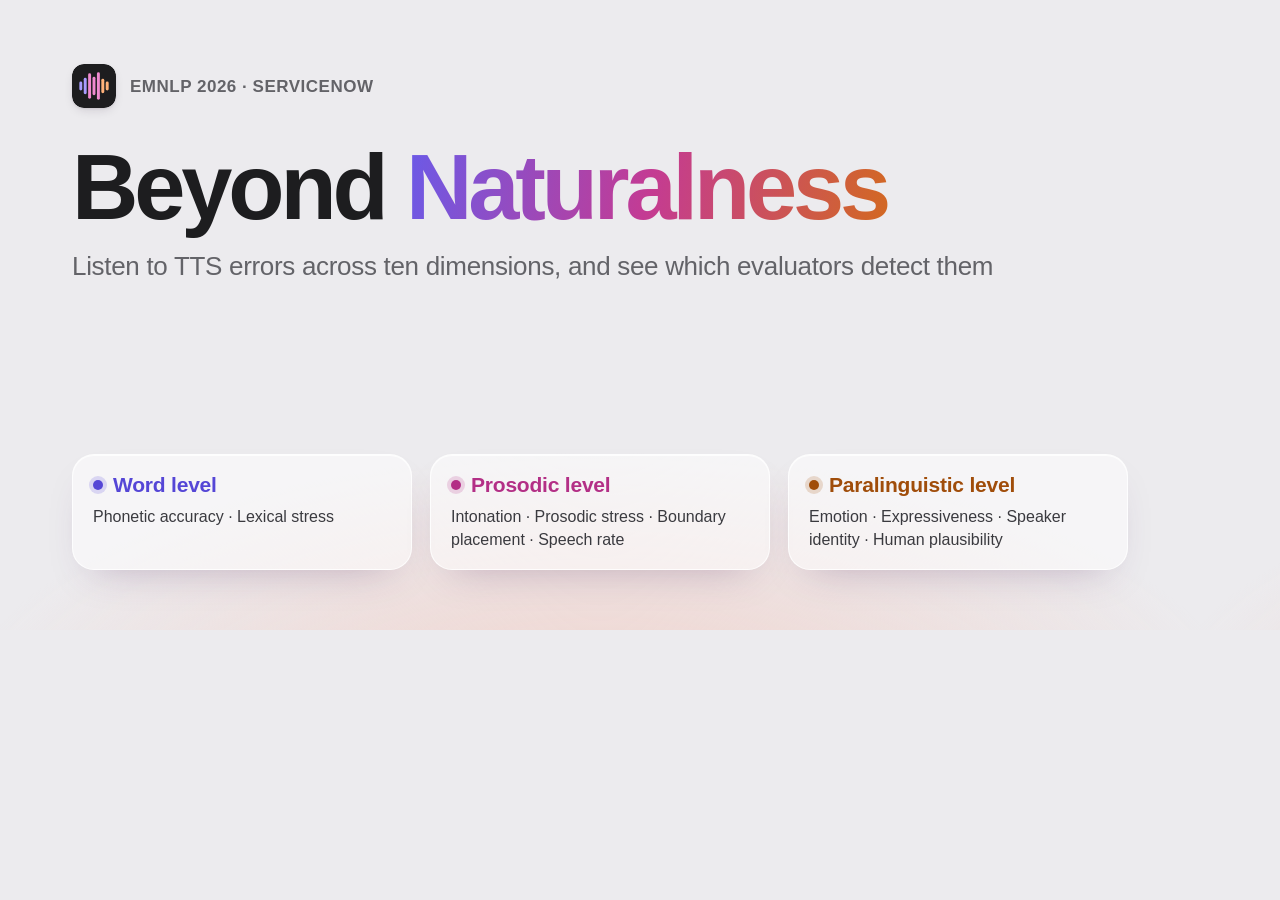
<file: docs/assets/paper/og.html>
<!doctype html>
<html lang="en">
<head>
<meta charset="utf-8">
<title>og</title>
<style>
  * { box-sizing: border-box; margin: 0; }
  html, body { width: 1200px; height: 630px; }
  body {
    position: relative; overflow: hidden; padding: 64px 72px;
    background: radial-gradient(75% 60% at 50% 115%, #f1d2cb, transparent 72%), #ecebee;
    color: #3a3a3f; font-family: -apple-system, BlinkMacSystemFont, "SF Pro Text", "Inter", sans-serif;
    -webkit-font-smoothing: antialiased;
  }
  .row { display: flex; align-items: center; gap: 14px; }
  .mark { width: 44px; height: 44px; border-radius: 12px; box-shadow: 0 1px 2px rgb(40 20 50 / .08), 0 4px 12px -4px rgb(40 20 50 / .2); }
  .meta { color: #636368; font: 600 17px/1 -apple-system, sans-serif; letter-spacing: .03em; text-transform: uppercase; }
  h1 { margin-top: 36px; color: #1d1d1f; font: 700 92px/.95 -apple-system, BlinkMacSystemFont, "SF Pro Display", sans-serif; letter-spacing: -.045em; }
  h1 em { font-style: normal; padding-right: .08em; background: linear-gradient(100deg, #6a5ae8 0%, #c43b93 50%, #d36a1e 100%); -webkit-background-clip: text; background-clip: text; color: transparent; }
  .sub { margin-top: 20px; color: #636368; font-size: 26px; font-weight: 500; letter-spacing: -.012em; }
  .levels { position: absolute; left: 72px; right: 72px; bottom: 60px; display: grid; grid-template-columns: repeat(3, 1fr); gap: 18px; }
  .lv { padding: 18px 20px; border: 1px solid rgb(255 255 255 / .8); border-radius: 22px; background: rgb(255 255 255 / .5);
        box-shadow: 0 1px 0 rgb(255 255 255 / .75) inset, 0 18px 40px -22px rgb(90 50 100 / .35); }
  .lv b { display: flex; align-items: center; gap: 10px; color: var(--c); font-size: 21px; font-weight: 600; letter-spacing: -.01em; }
  .lv b::before { content: ""; width: 10px; height: 10px; border-radius: 50%; background: var(--c); box-shadow: 0 0 0 4px color-mix(in srgb, var(--c) 18%, transparent); }
  .lv p { margin-top: 8px; color: #3a3a3f; font-size: 16px; line-height: 1.45; }
</style>
</head>
<body>
  <div class="row">
    <svg class="mark" viewBox="0 0 24 24"><rect width="24" height="24" rx="6.5" fill="#1d1d1f"/><rect x="4" y="9.5" width="1.6" height="5" rx=".8" fill="#a99cff"/><rect x="6.4" y="7.5" width="1.6" height="9" rx=".8" fill="#a99cff"/><rect x="8.8" y="5" width="1.6" height="14" rx=".8" fill="#f08ad0"/><rect x="11.2" y="7" width="1.6" height="10" rx=".8" fill="#f08ad0"/><rect x="13.6" y="4.5" width="1.6" height="15" rx=".8" fill="#f08ad0"/><rect x="16" y="8" width="1.6" height="8" rx=".8" fill="#ffb27a"/><rect x="18.4" y="9.5" width="1.6" height="5" rx=".8" fill="#ffb27a"/></svg>
    <span class="meta">EMNLP 2026 · ServiceNow</span>
  </div>
  <h1>Beyond <em>Naturalness</em></h1>
  <p class="sub">Listen to TTS errors across ten dimensions, and see which evaluators detect them</p>
  <div class="levels">
    <div class="lv" style="--c:#5546d6"><b>Word level</b><p>Phonetic accuracy · Lexical stress</p></div>
    <div class="lv" style="--c:#b32f86"><b>Prosodic level</b><p>Intonation · Prosodic stress · Boundary placement · Speech rate</p></div>
    <div class="lv" style="--c:#a04d0a"><b>Paralinguistic level</b><p>Emotion · Expressiveness · Speaker identity · Human plausibility</p></div>
  </div>
</body>
</html>
</file>
<file: docs/site.css>
/* Beyond Naturalness: one-page site in Apple's design language. SF Pro (Inter elsewhere), translucent
   glass cards over a quiet backdrop, pill controls. Tokens first; dark mode is the same system on deep plum.

   Colour carries meaning only: the accent is neutral ink, each of the three levels has one hue (also used
   for that level's players, underlines and findings dots), and red means an error and nothing else. Every
   text colour passes 4.5:1 on its background in both modes. */
:root {
  --bg: #ecebee;
  --fg: #1d1d1f;
  --text: #3a3a3f;
  --muted: #636368;
  --line: #a1a1a6;
  --faint: #c7c7cc;
  --hair: rgb(60 40 70 / .08);
  /* Glass: translucent fill, a bright edge and a soft lifted shadow. --surface is its opaque stand-in. */
  --raise: rgb(255 255 255 / .46);
  --glass-hi: rgb(255 255 255 / .88);
  --glass-edge: rgb(255 255 255 / .8);
  --glass-bar: rgb(246 244 248 / .62);
  --surface: #f6f3f6;
  --shadow: 0 1px 0 rgb(255 255 255 / .75) inset, 0 18px 40px -22px rgb(90 50 100 / .35);
  --shadow-sm: 0 1px 2px rgb(40 20 50 / .08), 0 4px 12px -4px rgb(40 20 50 / .12);
  --accent: #1d1d1f;
  --on-accent: #fff;
  --error: #d70015;
  --lv-word: #5546d6;
  --lv-pros: #b32f86;
  --lv-para: #a04d0a;
  /* The backdrop is quiet: neutral gray with one warm glow at the bottom. */
  --glow: #f1d2cb;
  --sans: -apple-system, BlinkMacSystemFont, "SF Pro Text", "Inter", "Segoe UI", Roboto, sans-serif;
  --display: -apple-system, BlinkMacSystemFont, "SF Pro Display", "Inter", "Segoe UI", Roboto, sans-serif;
  --mono: ui-monospace, "SF Mono", SFMono-Regular, Menlo, monospace;
  --ease: cubic-bezier(.22, .61, .36, 1);
  --col: 680px;
  --wide: 1080px;
  color-scheme: light;
}
@media (prefers-color-scheme: dark) {
  :root {
    --bg: #0f0d14;
    --fg: #f5f5f7;
    --text: #d2d2d7;
    --muted: #98989d;
    --line: #6e6e73;
    --faint: rgb(255 255 255 / .18);
    --hair: rgb(255 255 255 / .08);
    --raise: rgb(255 255 255 / .06);
    --glass-hi: rgb(255 255 255 / .16);
    --glass-edge: rgb(255 255 255 / .12);
    --glass-bar: rgb(30 26 38 / .6);
    --surface: #201b28;
    --shadow: 0 1px 0 rgb(255 255 255 / .07) inset, 0 18px 40px -22px rgb(0 0 0 / .7);
    --shadow-sm: 0 1px 2px rgb(0 0 0 / .3), 0 4px 12px -4px rgb(0 0 0 / .4);
    --accent: #f5f5f7;
    --on-accent: #1d1d1f;
    --error: #ff6961;
    --lv-word: #a99cff;
    --lv-pros: #f08ad0;
    --lv-para: #ffb27a;
    --glow: #2c1b29;
    color-scheme: dark;
  }
}
/* Each level's hue, picked up by everything inside it as --lv. */
[data-level="word"] { --lv: var(--lv-word); }
[data-level="prosodic"] { --lv: var(--lv-pros); }
[data-level="paralinguistic"] { --lv: var(--lv-para); }

/* ===================== Base ===================== */
* { box-sizing: border-box; }
html { scroll-behavior: smooth; scroll-padding-top: 88px; background: var(--bg); }
/* The backdrop: fixed, so content scrolls over one constant warm glow. */
html::before {
  content: ""; position: fixed; inset: -10%; z-index: -1; pointer-events: none;
  background: radial-gradient(75% 50% at 50% 108%, var(--glow), transparent 72%), var(--bg);
}
body {
  margin: 0;
  background: transparent;
  color: var(--text);
  font: 400 16px/1.6 var(--sans);
  letter-spacing: -.003em;
  -webkit-font-smoothing: antialiased;
  text-rendering: optimizeLegibility;
}
a { color: var(--fg); text-decoration-color: var(--faint); text-underline-offset: 3px; transition: color .2s var(--ease), text-decoration-color .2s var(--ease); }
a:hover { color: var(--fg); text-decoration-color: currentColor; }
:focus-visible { outline: 2px solid var(--accent); outline-offset: 3px; border-radius: 4px; }
h1, h2, h3, h4 { margin: 0; color: var(--fg); font-family: var(--display); font-weight: 500; }
p { margin: 0; }
sub { font-size: .7em; }
.sr { position: absolute; width: 1px; height: 1px; padding: 0; margin: -1px; overflow: hidden; clip: rect(0 0 0 0); white-space: nowrap; border: 0; }

/* Shared glass material. Real blur is kept for things that float over content (header, tooltip);
   over the smooth backdrop it would cost scrolling performance and look the same. */
.hero-demo, .example, .class, .cite, .paper-card, .tree-level, .stack, .detect, .diagram-scroll, .steps li,
.conditions li, .finding-list li, .stats {
  border: 1px solid var(--glass-edge); background: var(--raise); box-shadow: var(--shadow);
}

/* Eyebrows: small, uppercase, quiet. */
.meta, .level-num, .section-head h2::before, .hero-demo-label, .stack-group {
  font: 600 12px/1.3 var(--sans); letter-spacing: .02em; text-transform: uppercase;
}

/* Reading progress: a line in the colour of the level being read; neutral elsewhere. */
.progress { position: fixed; inset: 0 0 auto; height: 3px; z-index: 40; pointer-events: none; }
.progress span { display: block; height: 100%; width: 100%; background: var(--lv, var(--muted)); transform-origin: 0 50%; transform: scaleX(0); transition: background-color .4s var(--ease); will-change: transform; }

/* ===================== Header: a floating glass bar ===================== */
.top {
  position: sticky; top: 12px; z-index: 30;
  display: grid; grid-template-columns: 1fr auto 1fr; align-items: center; gap: 16px;
  width: min(1180px, calc(100% - 24px)); margin: 12px auto 0; padding: 8px 8px 8px 16px;
  border: 1px solid var(--glass-edge); border-radius: 999px;
  background: color-mix(in srgb, var(--surface) 82%, transparent); box-shadow: var(--shadow);
  -webkit-backdrop-filter: blur(30px) saturate(180%); backdrop-filter: blur(30px) saturate(180%);
  contain: layout style;
  will-change: transform;
}
.brand { display: inline-flex; align-items: center; gap: 10px; color: var(--fg); font: 600 14px/1 var(--sans); letter-spacing: -.01em; text-decoration: none; }
.brand:hover { color: var(--fg); }
/* Brand mark: a speech waveform on an app-icon tile, its bars grouped in the three level colours. */
.mark { flex: none; width: 24px; height: 24px; border-radius: 6.5px; box-shadow: var(--shadow-sm); }
.mark .mk-tile { fill: #1d1d1f; }
.mark .mk-w { fill: #a99cff; } .mark .mk-p { fill: #f08ad0; } .mark .mk-a { fill: #ffb27a; }
@media (prefers-color-scheme: dark) { .mark { box-shadow: 0 0 0 1px var(--glass-edge); } }
/* "Hear one error": the same waveform in ink, with one bar in red. */
.mark-err { flex: none; width: 15px; height: 20px; fill: var(--fg); }
.mark-err .mk-err { fill: var(--error); }

/* Breadcrumb: level › dimension, shown while reading the clips. */
.crumb { display: flex; gap: 8px; align-items: baseline; justify-content: center; min-width: 0; color: var(--muted); font: 500 12px/1 var(--sans); white-space: nowrap; opacity: 0; transform: translateY(-4px); transition: opacity .3s var(--ease), transform .3s var(--ease); }
.crumb:not(.on) { pointer-events: none; }
.crumb.on { opacity: 1; transform: none; }
.crumb-level, .crumb-dim { color: inherit; text-decoration: none; transition: opacity .25s var(--ease), color .25s var(--ease); }
.crumb-level:hover, .crumb-dim:hover { color: var(--fg); }
.crumb-level.swap, .crumb-dim.swap { opacity: 0; transition-duration: .15s; }
.crumb .crumb-dim { color: var(--fg); overflow: hidden; text-overflow: ellipsis; }
.crumb-sep { color: var(--faint); }
.crumb:not(.has-dim) .crumb-sep, .crumb:not(.has-dim) .crumb-dim { display: none; }

/* Section links; the section in view sits in a white pill. */
.nav { display: flex; gap: 4px; justify-content: flex-end; }
.nav a { padding: 9px 14px; border-radius: 999px; color: var(--muted); font: 500 13px/1 var(--sans); text-decoration: none; transition: color .2s var(--ease), background-color .2s var(--ease), box-shadow .2s var(--ease); }
.nav a:hover { color: var(--fg); background: color-mix(in srgb, var(--glass-hi) 50%, transparent); }
.nav a[aria-current="true"] { color: var(--fg); font-weight: 600; background: var(--glass-hi); box-shadow: var(--shadow-sm); }

/* ===================== Page layout ===================== */
main { counter-reset: sec; }
main > section { max-width: var(--col); margin: 0 auto; padding: 0 24px; }

/* Section heads: a quiet number above the title, then the intro. The number is positioned outside the
   title's line box, so an intro set beside the title lines up with the title's text, not the number. */
main > section > .section-head { counter-increment: sec; }
.section-head { padding-top: 72px; margin-bottom: 40px; }
.section-head h2 { position: relative; margin-top: 28px; font-size: 40px; font-weight: 700; line-height: 1.05; letter-spacing: -.035em; }
.section-head h2::before { content: "0" counter(sec); position: absolute; left: 0; bottom: 100%; display: block; margin: 0 0 12px; color: var(--muted); }
.section-head p { margin-top: 12px; max-width: 60ch; color: var(--muted); }

/* ===================== Hero ===================== */
/* Clipped sideways only, so nothing in it can ever widen the page on phones. */
.hero { position: relative; overflow-x: clip; padding-top: 56px; padding-bottom: 96px; }
.meta { color: var(--muted); }
.hero h1 {
  --t1: #6a5ae8; --t2: #c43b93; --t3: #d36a1e;
  margin-top: 20px; font-size: clamp(52px, 13vw, 72px); font-weight: 700; line-height: .96; letter-spacing: -.045em;
}
@media (prefers-color-scheme: dark) { .hero h1 { --t1: #a99cff; --t2: #f08ad0; --t3: #ffb27a; } }
/* "Naturalness" splits into the three levels: lavender, rose, apricot. */
.hero h1 em {
  padding-right: .1em; margin-right: -.1em; font-style: normal;
  background-image: linear-gradient(100deg, var(--t1) 0%, var(--t2) 33%, var(--t3) 66%, var(--t1) 100%);
  background-size: 250% 100%; -webkit-background-clip: text; background-clip: text; color: transparent;
}
.subtitle { margin-top: 14px; color: var(--muted); font-size: 18px; font-weight: 500; line-height: 1.45; letter-spacing: -.01em; }
.hero-side { margin-top: 32px; }
.lede { margin-top: 32px; color: var(--fg); font-size: 22px; line-height: 1.5; letter-spacing: -.012em; }
.lede p + p { margin-top: 14px; color: var(--text); }
.stats { display: grid; grid-template-columns: repeat(2, minmax(0, 1fr)); gap: 20px 32px; margin: 32px 0 0; padding: 20px 24px; border-radius: 24px; }
.stats div { min-width: 0; }
.stats dt { color: var(--fg); font: 600 34px/1 var(--display); letter-spacing: -.03em; }
.stats dd { margin: 6px 0 0; color: var(--muted); font: 500 12px/1.3 var(--sans); letter-spacing: 0; }
.actions { display: flex; flex-wrap: wrap; gap: 10px; margin-top: 32px; }
.button {
  display: inline-flex; align-items: center; padding: 12px 20px;
  border: 1px solid var(--glass-edge); border-radius: 999px; background: var(--raise); box-shadow: var(--shadow-sm);
  color: var(--fg); font: 600 14px/1.1 var(--sans); text-decoration: none;
  transition: color .2s var(--ease), border-color .2s var(--ease), background .2s var(--ease);
}
.button:hover { color: var(--fg); background: var(--glass-hi); }
.button .gh { width: 16px; height: 16px; margin-right: 8px; fill: currentColor; }
/* Primary action in ink, as on Apple's pages. */
.button.primary { border-color: transparent; background: var(--fg); color: var(--surface); }
.button.primary:hover { background: var(--fg); color: var(--surface); opacity: .88; }

/* The demo: one pair, playable straight away. It belongs to the word level. */
.hero-demo { --lv: var(--lv-word); --accent: var(--lv); margin-top: 36px; padding: 22px 24px 18px; border-radius: 28px; }
.hero-demo-label { display: flex; align-items: center; gap: 8px; color: var(--fg); }
.hero-demo .sentence { margin-top: 6px; }
.ab-hero .ab-play { width: 40px; height: 40px; }
/* Key for the tracks under every player, shown once under the first one. */
.track-legend { display: flex; flex-wrap: wrap; gap: 6px 16px; margin-top: 10px; color: var(--muted); font: 500 11px/1.4 var(--sans); }
.track-legend i { display: inline-block; width: 14px; margin-right: 6px; vertical-align: middle; border-radius: 1px; }
.track-legend .k-pitch { height: 2px; background: var(--fg); }
.track-legend .k-other { height: 1.5px; background: var(--line); opacity: .55; }
.track-legend .k-loud { height: 9px; border-radius: 2px 2px 0 0; background: color-mix(in srgb, var(--fg) 12%, transparent); }
.track-legend .k-play { height: 2px; background: var(--accent); }

/* Hero: the "s" in soak flips to a voiced "z" when the error version is selected or previewed.
   /s/ and /z/ differ only in voicing, so the underline becomes a vibrating wave. Transform and
   opacity only; the wave loops just while it is visible. */
.sentence em.target.morph { text-decoration: none; }
.morph-word { position: relative; display: inline-block; }
.morph-slot { display: inline-grid; perspective: 420px; }
.m-s, .m-z { grid-area: 1 / 1; display: inline-block; -webkit-backface-visibility: hidden; backface-visibility: hidden; transform-origin: 50% 55% -.35em; transition: transform .6s var(--ease), opacity .35s var(--ease), color .3s var(--ease); }
.m-z { opacity: 0; transform: rotateX(-90deg); color: var(--accent); }
.morph-line { position: absolute; left: 0; right: 0; bottom: -7px; height: 6px; overflow: hidden; pointer-events: none; }
.morph-flat { position: absolute; left: 0; right: 0; top: 2.5px; height: 1px; background: color-mix(in srgb, var(--accent) 60%, transparent); transition: opacity .3s var(--ease); }
.morph-wave { position: absolute; left: 0; top: 0; width: 200%; height: 100%; opacity: 0; transition: opacity .35s var(--ease); animation: voicing .3s linear infinite paused; will-change: transform; }
.morph-wave path { fill: none; stroke: var(--accent); stroke-width: 1.4; vector-effect: non-scaling-stroke; }
@keyframes voicing { to { transform: translateX(-4.1667%); } }
.morph-note { display: grid; margin-top: 8px; color: var(--muted); font: 400 12px/1.4 var(--mono); }
.n-s, .n-z { grid-area: 1 / 1; transition: transform .45s var(--ease), opacity .3s var(--ease); }
.n-z { opacity: 0; transform: translateY(6px); color: var(--text); }
.hero-demo:has(.ab[data-sel="1"]) .m-s, .hero-demo.hint .m-s, .hero-demo:has(.ab-v[data-kind="err"]:hover) .m-s { opacity: 0; transform: rotateX(90deg); }
.hero-demo:has(.ab[data-sel="1"]) .m-z, .hero-demo.hint .m-z, .hero-demo:has(.ab-v[data-kind="err"]:hover) .m-z { opacity: 1; transform: none; }
.hero-demo:has(.ab[data-sel="1"]) .morph-flat, .hero-demo.hint .morph-flat, .hero-demo:has(.ab-v[data-kind="err"]:hover) .morph-flat { opacity: 0; }
.hero-demo:has(.ab[data-sel="1"]) .morph-wave, .hero-demo.hint .morph-wave, .hero-demo:has(.ab-v[data-kind="err"]:hover) .morph-wave { opacity: 1; animation-play-state: running; }
.hero-demo:has(.ab.playing[data-sel="1"]) .morph-wave { animation-duration: .16s; }
.hero-demo:has(.ab[data-sel="1"]) .n-s, .hero-demo.hint .n-s, .hero-demo:has(.ab-v[data-kind="err"]:hover) .n-s { opacity: 0; transform: translateY(-6px); }
.hero-demo:has(.ab[data-sel="1"]) .n-z, .hero-demo.hint .n-z, .hero-demo:has(.ab-v[data-kind="err"]:hover) .n-z { opacity: 1; transform: none; }

/* ===================== Listen: the levels figure and the overview ===================== */
/* Levels stacked on one sentence: word-level brackets cover single words; the prosodic and
   paralinguistic rows cover the whole sentence (the melody, then the voice). Builds top-down. */
.stack { margin: 8px 0 48px; padding: 32px 36px; border-radius: 32px; }
.stack-row { display: grid; grid-template-columns: 128px minmax(0, 1fr); gap: 0 20px; align-items: center; transition: opacity .25s var(--ease); }
.stack-row + .stack-row { margin-top: 10px; }
.stack-row[data-level="paralinguistic"] { margin-top: 18px; }
.stack-label { padding-bottom: 2px; color: var(--fg); font: 500 12px/1.35 var(--sans); }
.stack-label span { display: block; color: var(--muted); font-weight: 400; }
.stack-row[data-level] .stack-label { color: var(--lv); }
.stack-row[data-level] .stack-label span { color: var(--muted); }
/* The text is shown on top but is not a level: muted label, set apart from the level group below. */
.stack-sentence .stack-label { color: var(--muted); }
.stack-levels { margin-top: 16px; padding-top: 14px; border-top: 1px dashed var(--faint); }
.stack-group { margin: 0 0 8px; color: var(--muted); }
.stack-voice { display: grid; grid-template-columns: 1fr 1fr; text-align: center; }
.voice-group + .voice-group { border-left: 1px solid var(--faint); }
.voice-val { display: block; color: var(--text); font-size: 13px; }
.voice-val span { white-space: nowrap; }
.voice-kind { display: block; margin-top: 2px; color: var(--muted); font-size: 12px; }
.stack-bracket { display: block; height: 6px; margin-bottom: 8px; border: 1px solid color-mix(in srgb, var(--lv) 70%, transparent); border-bottom: 0; border-radius: 2px 2px 0 0; transform-origin: 50% 50%; }
.stack-contour { position: relative; height: 64px; }
.stack-contour svg { position: absolute; inset: 0; width: 100%; height: 100%; overflow: visible; }
.stack-contour polyline { fill: none; stroke: var(--lv); stroke-width: 2; stroke-linejoin: round; stroke-linecap: round; vector-effect: non-scaling-stroke; }
.stack-dot { position: absolute; width: 7px; height: 7px; margin: -3.5px 0 0 -3.5px; border-radius: 50%; background: var(--lv); box-shadow: 0 0 0 4px color-mix(in srgb, var(--lv) 20%, transparent); }
.stack-words, .stack-ipa { display: grid; text-align: center; }
.stack-words { color: var(--fg); font-size: 20px; line-height: 1.3; }
.stack-ipa { color: var(--muted); font: 400 12px/1.4 var(--mono); }
.stack-ipa span { position: relative; padding-top: 11px; }
.stack-ipa span::before { content: ""; position: absolute; top: 0; left: 4px; right: 4px; height: 6px; border: 1px solid color-mix(in srgb, var(--lv) 70%, transparent); border-bottom: 0; border-radius: 2px 2px 0 0; transform-origin: 50% 50%; }
.stack figcaption { margin: 20px 0 0 148px; color: var(--muted); font-size: 13px; }
.js .stack .stack-row { opacity: 0; transform: translateY(-6px); transition: opacity .5s var(--ease), transform .5s var(--ease); }
.js .stack .stack-bracket, .js .stack .stack-ipa span::before { transform: scaleX(0); transition: transform .5s var(--ease); }
/* The contour is uncovered left to right by a clip that opens (one-off, so clip-path is cheap enough). */
.js .stack .stack-contour svg { clip-path: inset(-10px 100% -10px -10px); transition: clip-path .9s var(--ease); }
.js .stack .stack-dot { opacity: 0; transition: opacity .3s var(--ease); }
.js .stack.in .stack-row { opacity: 1; transform: none; }
.js .stack.in .stack-bracket, .js .stack.in .stack-ipa span::before { transform: none; }
.js .stack.in .stack-contour svg { clip-path: inset(-10px -10px -10px -10px); }
.js .stack.in .stack-dot { opacity: 1; }
.js .stack.in .stack-sentence { transition-delay: 0s; }
.js .stack.in [data-level="word"], .js .stack.in [data-level="word"] .stack-ipa span::before { transition-delay: .15s; }
.js .stack.in [data-level="prosodic"] { transition-delay: .45s; }
.js .stack.in [data-level="prosodic"] .stack-contour svg { transition-delay: .55s; }
.js .stack.in [data-level="prosodic"] .stack-bracket { transition-delay: .55s; }
.js .stack.in [data-level="prosodic"] .stack-dot { transition-delay: 1.2s; }
.js .stack.in [data-level="paralinguistic"] { transition-delay: .95s; }
.js .stack.in [data-level="paralinguistic"] .stack-bracket { transition-delay: 1.05s; }

/* Overview: the three levels as glass cards; their dimensions are sidebar rows. Name, description and
   list share rows across the three cards, so the lists line up. */
.tree { display: grid; grid-template-columns: repeat(3, minmax(0, 1fr)); gap: 16px; margin: 0 0 24px; }
.tree-level { display: grid; grid-template-rows: subgrid; grid-row: span 3; align-items: start; padding: 22px 18px 16px; border-radius: 28px; transition: opacity .25s var(--ease); }
.tree-name { display: flex; align-items: center; gap: 10px; padding: 0 8px; color: var(--fg); font: 500 17px/1.35 var(--sans); text-decoration: none; }
.tree-name::before { content: ""; flex: none; width: 8px; height: 8px; border-radius: 50%; background: var(--lv); box-shadow: 0 0 0 4px color-mix(in srgb, var(--lv) 16%, transparent); }
.tree-desc { margin-top: 4px; padding: 0 8px; color: var(--muted); font-size: 13px; line-height: 1.45; }
.tree ul { list-style: none; margin: 12px 0 0; padding: 0; }
.tree li a { display: block; padding: 10px 12px; border-radius: 14px; color: var(--text); font-size: 14px; font-weight: 500; line-height: 1.35; text-decoration: none; transition: background-color .2s var(--ease), color .2s var(--ease), box-shadow .2s var(--ease); }
.tree li a:hover { color: var(--fg); background: var(--glass-hi); box-shadow: var(--shadow-sm); }
/* Hovering a row of the levels figure picks out that level in the overview, and back. */
.listen:has(.stack-row[data-level="word"]:hover) .tree-level:not([data-level="word"]),
.listen:has(.stack-row[data-level="prosodic"]:hover) .tree-level:not([data-level="prosodic"]),
.listen:has(.stack-row[data-level="paralinguistic"]:hover) .tree-level:not([data-level="paralinguistic"]),
.listen:has(.tree-level[data-level="word"]:hover) .stack-row[data-level]:not([data-level="word"]),
.listen:has(.tree-level[data-level="prosodic"]:hover) .stack-row[data-level]:not([data-level="prosodic"]),
.listen:has(.tree-level[data-level="paralinguistic"]:hover) .stack-row[data-level]:not([data-level="paralinguistic"]) { opacity: .3; }

/* ===================== Levels and dimensions ===================== */
.level { padding-top: 64px; }
.level-head { padding-bottom: 28px; }
.level-num { color: var(--lv); }
.level-head h2 { display: flex; align-items: baseline; gap: 14px; margin-top: 10px; font-size: 38px; font-weight: 700; line-height: 1.05; letter-spacing: -.035em; }
.level-head h2::before { content: ""; flex: none; align-self: center; width: 10px; height: 10px; border-radius: 50%; background: var(--lv); box-shadow: 0 0 0 5px color-mix(in srgb, var(--lv) 16%, transparent); }
.level-desc { margin-top: 16px; font-size: 16px; }
/* Narrow screens: dimensions hang off a rail in the level's colour. */
.level-dims { position: relative; margin-left: 9px; padding-left: 28px; border-left: 1px solid color-mix(in srgb, var(--lv) 40%, transparent); }

/* Dimension. Headings and examples glide to the centre when clicked. */
.dim { position: relative; padding: 36px 0 44px; }
.dim::before { content: ""; position: absolute; left: -28px; top: 51px; width: 18px; border-top: 1px solid color-mix(in srgb, var(--lv) 40%, transparent); transition: border-color .3s var(--ease), width .3s var(--ease); }
.dim::after { content: ""; position: absolute; left: -32px; top: 48px; width: 7px; height: 7px; border-radius: 50%; background: var(--lv); transition: background .3s var(--ease), transform .3s var(--ease); }
.dim-head h3 { font-size: 24px; font-weight: 600; line-height: 1.3; letter-spacing: -.02em; transition: color .3s var(--ease); }
.dim-def { margin-top: 10px; color: var(--text); font-size: 16px; }
.dim-note { margin-top: 10px; color: var(--muted); font-size: 13px; }
.why { margin-top: 12px; }
.why summary { width: max-content; max-width: 100%; color: var(--muted); font-family: var(--sans); font-size: 13px; cursor: pointer; list-style: none; transition: color .2s var(--ease); }
.why summary::-webkit-details-marker { display: none; }
.why summary::before { content: "+"; display: inline-block; width: 1em; color: var(--faint); font-family: var(--mono); }
.why[open] summary::before { content: "−"; }
.why summary:hover { color: var(--fg); }
.why p { margin-top: 8px; padding-left: 1em; color: var(--muted); font-size: 14px; }

/* Examples: each clip pair is a glass card that speaks its level's colour (--accent becomes --lv). */
.examples { display: grid; gap: 20px; margin-top: 28px; }
.example { --accent: var(--lv); min-width: 0; padding: 22px 24px 18px; border-radius: 28px; transition: border-color .25s var(--ease), box-shadow .25s var(--ease); }
.example[hidden] { display: none; }
.example:has(.ab.playing) { border-color: color-mix(in srgb, var(--accent) 55%, transparent); box-shadow: var(--shadow), 0 0 0 4px color-mix(in srgb, var(--accent) 12%, transparent); }
.example-title { color: var(--lv); font: 600 12px/1.4 var(--sans); }
.sentence { margin-top: 6px; color: var(--fg); font-size: 20px; font-weight: 500; line-height: 1.45; letter-spacing: -.015em; }
.sentence em.target {
  font-style: normal; color: var(--fg);
  text-decoration: underline 2px; text-decoration-color: color-mix(in srgb, var(--lv, var(--accent)) 75%, transparent); text-underline-offset: 4px;
}
.listen-for { margin: 4px 0 0; color: var(--muted); font-size: 14px; line-height: 1.5; }
/* Keep a transcription whole: the stress mark lets browsers break right after the opening slash. */
.ipa { white-space: nowrap; }
.more { margin-top: 24px; padding: 10px 18px; border: 1px solid var(--glass-edge); border-radius: 999px; background: var(--raise); box-shadow: var(--shadow-sm); color: var(--fg); font: 600 13px/1.2 var(--sans); cursor: pointer; transition: color .2s var(--ease), border-color .2s var(--ease); }
.more:hover { background: var(--glass-hi); }

/* ===================== A/B player ===================== */
/* One play button, a segmented version switch, and the clips' pitch tracks on a shared time axis.
   Playing is unmistakable and never red: an ink button, while the pitch line and playhead take the level hue. */
.ab { display: grid; grid-template-columns: 48px minmax(0, 1fr); align-items: center; gap: 10px 12px; margin-top: 14px; }
.ab-play {
  position: relative; justify-self: start;
  display: grid; place-items: center; width: 40px; height: 40px; padding: 0;
  border: 1px solid var(--glass-edge); border-radius: 50%; background: var(--glass-hi); box-shadow: var(--shadow-sm); color: var(--accent); cursor: pointer;
  transition: border-color .2s var(--ease), color .2s var(--ease), background-color .2s var(--ease), transform .2s var(--ease);
}
.ab-play::before { content: ""; position: absolute; inset: -5px; border-radius: 50%; }
.ab-play svg { width: 13px; height: 13px; fill: currentColor; }
.ab-play .i-pause { display: none; }
.ab-play:hover { transform: scale(1.05); }
.ab-play:active { transform: scale(.94); }
.ab.playing .ab-play { border-color: transparent; background: var(--fg); color: var(--surface); }
.ab.playing .i-play { display: none; }
.ab.playing .i-pause { display: block; }
.ab-versions { position: relative; display: inline-grid; grid-auto-flow: column; grid-auto-columns: 1fr; justify-self: start; padding: 3px; border-radius: 999px; background: color-mix(in srgb, var(--fg) 7%, transparent); }
.ab-versions:not([role]) { padding-left: 0; background: none; }
.ab-v { position: relative; z-index: 1; display: inline-flex; align-items: baseline; justify-content: center; gap: 6px; padding: 7px 14px; border: 0; border-radius: 999px; background: none; color: var(--muted); font: 600 13px/1.1 var(--sans); white-space: nowrap; cursor: pointer; transition: color .2s var(--ease); }
.ab-versions:not([role]) .ab-v { padding-left: 0; cursor: default; color: var(--text); }
.ab-v:hover, .ab-v[aria-checked="true"] { color: var(--fg); }
/* The error version is marked red, selected or not. */
.ab-v[role][data-kind="err"]::before { content: ""; align-self: center; width: 6px; height: 6px; border-radius: 50%; background: var(--error); opacity: .7; transition: opacity .2s var(--ease); }
.ab-v[role][data-kind="err"][aria-checked="true"]::before { opacity: 1; }
.ab[data-sel="1"] .ab-v[data-kind="err"] { color: var(--error); }
.ab-time { color: var(--muted); font: 500 11px/1 var(--sans); font-variant-numeric: tabular-nums; }
.ab-pill { position: absolute; z-index: 0; top: 3px; bottom: 3px; left: 3px; width: calc((100% - 6px) / 2); border-radius: 999px; background: var(--glass-hi); box-shadow: var(--shadow-sm); transition: transform .3s var(--ease), background-color .2s var(--ease); }
.ab-versions:not([role]) .ab-pill { display: none; }
.ab[data-sel="1"] .ab-pill { transform: translateX(100%); }
.ab-track { grid-column: 1 / -1; position: relative; height: 56px; overflow: hidden; border-radius: 14px; background: color-mix(in srgb, var(--fg) 3.5%, transparent); contain: strict; }
.ab-track svg { position: absolute; inset: 0; width: 100%; height: 100%; }
.ab-track .loud { fill: var(--fg); opacity: 0; transition: opacity .3s var(--ease); }
.ab-track .pitch { fill: none; stroke: var(--line); stroke-width: 1.5; stroke-linejoin: round; stroke-linecap: round; vector-effect: non-scaling-stroke; opacity: .55; transition: stroke .3s var(--ease), opacity .3s var(--ease); }
.ab[data-sel="0"] .loud[data-v="0"], .ab[data-sel="1"] .loud[data-v="1"] { opacity: .07; }
.ab[data-sel="0"] .pitch[data-v="0"], .ab[data-sel="1"] .pitch[data-v="1"] { stroke: var(--fg); opacity: 1; stroke-width: 2; }
.ab.playing[data-sel="0"] .pitch[data-v="0"], .ab.playing[data-sel="1"] .pitch[data-v="1"] { stroke: var(--accent); }
.ab-fill { position: absolute; inset: 0; background: color-mix(in srgb, var(--accent) 9%, transparent); transform-origin: 0 50%; transform: scaleX(0); will-change: transform; }
.ab-head { position: absolute; inset: 0; border-left: 2px solid var(--accent); transform: translateX(0); opacity: 0; transition: opacity .2s var(--ease); will-change: transform; }
.ab.playing .ab-head { opacity: 1; }
.ab.resetting .ab-fill, .ab.resetting .ab-head { transition: transform .3s var(--ease), opacity .2s var(--ease); }

/* ===================== Method ===================== */
.diagram { margin: 0 calc(50% - min(50vw, var(--wide) / 2) + 24px); }
.diagram-scroll { overflow-x: auto; border-radius: 32px; }
.diagram figcaption { margin-top: 10px; color: var(--muted); font-size: 12px; text-align: center; }
/* Numbered tiles: the number is a small label above each title, as in every numbered card below. */
.steps, .finding-list { list-style: none; padding: 0; counter-reset: n; }
.steps { margin: 40px 0 0; }
.steps li, .finding-list li { counter-increment: n; position: relative; }
.steps li::before, .finding-list li::before { content: "0" counter(n); display: block; color: var(--muted); }
.steps li { padding: 22px 22px 24px; border-radius: 24px; }
.steps li::before { margin-bottom: 10px; font: 600 12px/1 var(--sans); }
.steps strong { display: block; color: var(--fg); font-weight: 600; }
.steps span, .finding-list span { display: block; margin-top: 2px; color: var(--muted); font-size: 15px; }

/* Watch one error being made: a level picker, then one clip's path from sentence to audio */
.demo { margin-top: 20px; }
.demo-tabs { display: inline-flex; flex-wrap: wrap; gap: 4px; padding: 4px; border: 1px solid var(--glass-edge); border-radius: 22px; background: var(--raise); box-shadow: var(--shadow-sm); }
.demo-tab { display: grid; gap: 1px; padding: 8px 16px; border: 0; border-radius: 18px; background: none; color: var(--muted); font: inherit; text-align: left; cursor: pointer; transition: color .2s var(--ease), background-color .2s var(--ease), box-shadow .2s var(--ease); }
.demo-tab-name { font: 600 14px/1.25 var(--sans); }
.demo-tab-dim { font: 500 11px/1.3 var(--sans); color: var(--muted); }
.demo-tab:hover { color: var(--fg); }
.demo-tab[aria-selected="true"] { background: var(--glass-hi); box-shadow: var(--shadow-sm); }
.demo-tab[aria-selected="true"] .demo-tab-name { color: var(--lv); }
.demo-panel { margin-top: 16px; padding: 24px; border: 1px solid var(--glass-edge); border-radius: 28px; background: var(--raise); box-shadow: var(--shadow); }
.demo-how { color: var(--muted); font: 600 12px/1.3 var(--sans); letter-spacing: .02em; text-transform: uppercase; }
.demo-how span { color: var(--lv); }
.demo-steps { list-style: none; margin: 18px 0 0; padding: 0; counter-reset: step; }
/* Each step hangs off a rail in the level's colour, numbered like the steps above. */
.demo-step { counter-increment: step; position: relative; padding: 0 0 22px 36px; }
.demo-step::before { content: counter(step); position: absolute; left: 0; top: 0; display: grid; place-items: center; width: 22px; height: 22px; border-radius: 50%; background: color-mix(in srgb, var(--lv) 14%, transparent); color: var(--lv); font: 600 11px/1 var(--sans); }
.demo-step::after { content: ""; position: absolute; left: 10.5px; top: 28px; bottom: 4px; width: 1px; background: color-mix(in srgb, var(--lv) 30%, transparent); }
.demo-step:last-child { padding-bottom: 0; }
.demo-step:last-child::after { display: none; }
.demo-step-title { color: var(--fg); font: 600 14px/22px var(--sans); }
.demo-sent { margin-top: 4px; color: var(--fg); font-size: 19px; line-height: 1.4; }
.demo-target { text-decoration: underline; text-decoration-color: var(--lv); text-decoration-thickness: 2px; text-underline-offset: 4px; }
.demo-code { width: fit-content; max-width: 100%; margin-top: 8px; padding: 7px 12px; border-radius: 10px; background: color-mix(in srgb, var(--fg) 5%, transparent); color: var(--fg); font: 400 14px/1.5 var(--mono); overflow-wrap: anywhere; }
.demo-code b { color: var(--lv); font-weight: 600; }
.demo-step ins { padding: 0 2px; border-radius: 4px; background: color-mix(in srgb, var(--error) 12%, transparent); color: var(--error); font-weight: 600; text-decoration: none; }
.demo-prompt { margin: 8px 0 0; padding: 14px 16px; border: 1px solid var(--hair); border-radius: 14px; background: color-mix(in srgb, var(--fg) 4%, transparent); color: var(--text); font: 400 12.5px/1.55 var(--mono); white-space: pre-wrap; overflow-wrap: anywhere; }
.demo-k { color: var(--muted); }
.demo-out::before { content: "returns  "; color: var(--muted); font: 500 11px/1 var(--sans); white-space: pre; }
.demo-meta { margin-top: 6px; color: var(--muted); font-size: 13px; }
.demo-arrow { color: var(--muted); }
.demo-step .ab { margin-top: 8px; }
.demo-note { margin-top: 14px; max-width: 72ch; color: var(--muted); font-size: 13px; }
/* A newly picked level builds its steps one after another. */
@media (prefers-reduced-motion: no-preference) {
  .demo-panel.play .demo-step { animation: demo-in .5s var(--ease) both; animation-delay: calc(var(--i) * 110ms); }
}
@keyframes demo-in { from { opacity: 0; transform: translateY(10px); } }
/* Caption: one line, two quiet links. */
.cap-links { display: inline-flex; gap: 14px; margin-left: 12px; white-space: nowrap; }
.cap-link { padding: 0; border: 0; background: none; color: var(--muted); font: inherit; text-decoration: underline; text-decoration-color: var(--faint); text-underline-offset: 3px; cursor: pointer; transition: color .2s var(--ease), text-decoration-color .2s var(--ease); }
.cap-link:hover { color: var(--fg); text-decoration-color: currentColor; }
.diagram-scroll { cursor: zoom-in; }

/* Enlarged figure: the page blurs behind it. */
.zoom { width: 100vw; height: 100dvh; max-width: none; max-height: none; margin: 0; padding: 0; border: 0; background: transparent; color: var(--text); }
.zoom[open] { display: grid; place-items: center; }
.zoom::backdrop { background: color-mix(in srgb, var(--bg) 55%, transparent); -webkit-backdrop-filter: blur(16px) saturate(140%); backdrop-filter: blur(16px) saturate(140%); }
/* Fits the window both ways: the figure is 3200 × 1085, so its width is capped at 2.95 × the free height. */
.zoom-inner { position: relative; width: min(96vw, 1800px, calc((94dvh - 96px) * 2.95 + 40px)); max-height: 94dvh; overflow: auto; padding: 52px 20px 16px; border: 1px solid var(--glass-edge); border-radius: 28px; background: var(--surface); box-shadow: var(--shadow); }
.zoom .dg { display: block; width: 100%; height: auto; cursor: pointer; }
.zoom-close { position: absolute; top: 12px; right: 12px; padding: 7px 14px; border: 1px solid var(--glass-edge); border-radius: 999px; background: var(--glass-hi); box-shadow: var(--shadow-sm); color: var(--fg); font: 600 13px/1.2 var(--sans); cursor: pointer; }
.zoom-hint { margin-top: 10px; color: var(--muted); font-size: 12px; text-align: center; }
@media (prefers-reduced-motion: no-preference) {
  .zoom[open] .zoom-inner { animation: zoom-in .3s var(--ease); }
  .zoom[open]::backdrop { animation: zoom-fade .3s var(--ease); }
}
@keyframes zoom-in { from { opacity: 0; transform: scale(.96); } }
@keyframes zoom-fade { from { opacity: 0; } }

/* One level at a time: the others fade, and only the picked level's glows and pulses run. */
.dg[data-focus="word"] [data-row]:not([data-row="word"]),
.dg[data-focus="prosodic"] [data-row]:not([data-row="prosodic"]),
.dg[data-focus="paralinguistic"] [data-row]:not([data-row="paralinguistic"]) { opacity: .18; }
.dg[data-focus="word"] .dg-glow[data-row]:not([data-row="word"]),
.dg[data-focus="prosodic"] .dg-glow[data-row]:not([data-row="prosodic"]),
.dg[data-focus="paralinguistic"] .dg-glow[data-row]:not([data-row="paralinguistic"]),
.dg[data-focus="word"] :is(.dg-pp, .dg-pa, .dg-palt, .dg-pacc),
.dg[data-focus="prosodic"] :is(.dg-pw, .dg-pa, .dg-palt),
.dg[data-focus="paralinguistic"] :is(.dg-pw, .dg-pp) { visibility: hidden; }
@media (max-width: 560px) {
  .demo-tabs { display: grid; grid-template-columns: repeat(3, minmax(0, 1fr)); width: 100%; }
  .demo-tab { padding: 8px 10px; }
  .demo-tab-name { font-size: 13px; }
  .demo-tab-dim { font-size: 10px; }
  .demo-panel { padding: 20px 16px; border-radius: 24px; }
  .demo-step { padding-left: 32px; }
}

/* How the evaluators were asked: the two classes, then the four prompts the judges got. Both grids
   share one gap, so card edges line up across them. */
.asked { margin: 56px 0 48px; padding-top: 48px; }
.asked h3 { font-size: 22px; letter-spacing: -.01em; }
.asked-head p { margin-top: 10px; max-width: 60ch; color: var(--muted); }
.classes { display: grid; gap: 16px; margin-top: 28px; }
.class { padding: 20px 22px; border-radius: 24px; }
.class-name { color: var(--fg); font-weight: 500; }
.class-flow { margin-top: 4px; color: var(--muted); font: 500 11px/1.5 var(--sans); }
.class-flow + p { margin-top: 10px; color: var(--muted); font-size: 14px; }
.conditions { list-style: none; display: grid; gap: 16px; margin: 16px 0 0; padding: 0; }
.conditions li { position: relative; padding: 20px 22px 22px; border-radius: 22px; }
.cond-code { display: block; margin-bottom: 8px; color: var(--muted); font: 600 12px/1.4 var(--sans); }
.conditions strong { display: block; color: var(--fg); font-weight: 500; }
.conditions strong + span { display: block; margin-top: 2px; color: var(--muted); font-size: 15px; }
.cond-spec { display: block; margin-top: 6px; color: var(--muted); font: 500 11px/1.4 var(--sans); }
.asked-note { margin-top: 24px; color: var(--muted); font-size: 14px; }

/* ===================== Findings ===================== */
/* Which evaluator detects which dimension. Each column takes its level's colour. */
.detect { --dot: 10px; margin: 0 0 48px; padding: 24px 26px 22px; border-radius: 28px; }
.detect-scroll { position: relative; overflow-x: auto; }
.detect table { border-collapse: collapse; border-spacing: 0; }
.detect th, .detect td { padding: 0; font-weight: 400; }
.detect thead tr:first-child th { padding: 0 6px 6px; color: var(--fg); font: 500 12px/1.3 var(--sans); text-align: center; white-space: nowrap; }
.detect thead tr:first-child th:nth-child(n+2) { padding-bottom: 8px; border-bottom: 2px solid color-mix(in srgb, currentColor 55%, transparent); }
.detect thead tr:first-child th:nth-child(2) { color: var(--lv-word); }
.detect thead tr:first-child th:nth-child(3) { color: var(--lv-pros); }
.detect thead tr:first-child th:nth-child(4) { color: var(--lv-para); }
.detect thead tr:last-child th { width: 28px; min-width: 28px; height: 24px; padding-bottom: 6px; color: var(--muted); font: 600 10px/1 var(--sans); text-align: center; vertical-align: bottom; cursor: help; }
.detect thead a { color: inherit; text-decoration: none; }
.detect thead a:hover { color: var(--fg); }
.detect tbody th .tip-btn { display: block; margin: 2px 0 0; }
.detect tbody th[scope="row"] { padding: 0 16px 0 0; color: var(--text); font-size: 13px; line-height: 1.3; text-align: left; white-space: nowrap; }
.detect td { width: 28px; min-width: 28px; height: 28px; text-align: center; vertical-align: middle; }
.detect td:nth-child(-n+3) { --accent: var(--lv-word); }
.detect td:nth-child(n+4):nth-child(-n+7) { --accent: var(--lv-pros); }
.detect td:nth-child(n+8) { --accent: var(--lv-para); }
.detect td::before { content: ""; display: block; width: 4px; height: 4px; margin: auto; border-radius: 50%; background: var(--faint); transition: transform .2s var(--ease), opacity .25s var(--ease), width .25s var(--ease), height .25s var(--ease), border-radius .25s var(--ease), background-color .25s var(--ease); }
.detect td.hit::before { width: var(--dot); height: var(--dot); background: var(--accent); }
.detect td.hit[data-n]::before { display: none; }
.detect td.hit[data-n] > span:not(.sr) { display: inline-grid; place-items: center; width: 18px; height: 18px; border-radius: 50%; background: var(--accent); color: var(--on-accent); font: 600 10px/1 var(--sans); }
.detect .lvl-start { border-left: 1px solid var(--faint); }
.detect figcaption { margin-top: 12px; color: var(--muted); font-size: 12px; }
/* The grid links back to the clips. */
.detect td[data-dim] { cursor: pointer; }
.detect td:hover::before { transform: scale(1.35); }
.detect td.hit[data-n] span { transition: transform .2s var(--ease), opacity .25s var(--ease); }
.detect td.hit[data-n]:hover span { transform: scale(1.12); }
.detect tbody tr { transition: opacity .25s var(--ease); }

/* The findings: glass cards; hovering (or tapping) one lights up the cells it describes. */
.finding-list { margin: 0; }
.finding-list li { margin-bottom: 16px; padding: 20px 22px 22px; border-radius: 22px; transition: background-color .2s var(--ease), box-shadow .2s var(--ease); }
.finding-list li::before { margin-bottom: 8px; font: 600 12px/1.4 var(--sans); }
.finding-list li:hover, .finding-list li:focus { background: var(--glass-hi); }
.finding-list li:focus { outline: none; }
.finding-list li:focus-visible strong { text-decoration: underline; text-decoration-color: var(--accent); text-underline-offset: 4px; }
.finding-list strong { display: block; color: var(--fg); font-size: 20px; font-weight: 600; line-height: 1.4; letter-spacing: -.015em; }
.full { margin-top: 18px; padding-left: 22px; color: var(--text); font-size: 15px; }
.scope { margin-top: 12px; padding-left: 22px; color: var(--muted); font-size: 14px; }

/* A finding is active while hovered, or after a tap (focus) when nothing is hovered. */
.findings:has(.finding-list li:nth-child(1):hover, .finding-list:not(:hover) li:nth-child(1):focus) .detect td.hit:not(.f1)::before,
.findings:has(.finding-list li:nth-child(1):hover, .finding-list:not(:hover) li:nth-child(1):focus) .detect td.hit:not(.f1) span,
.findings:has(.finding-list li:nth-child(2):hover, .finding-list:not(:hover) li:nth-child(2):focus) .detect td.hit:not(.f2)::before,
.findings:has(.finding-list li:nth-child(2):hover, .finding-list:not(:hover) li:nth-child(2):focus) .detect td.hit:not(.f2) span { opacity: .2; }
/* Findings 03 and 04 switch the judge rows to another prompt; MOS predictors take no prompt, so they fade. */
.detect-view { display: grid; margin: 0 0 14px; color: var(--muted); font: 600 11px/1.4 var(--sans); letter-spacing: .02em; text-transform: uppercase; }
.detect-view span { grid-area: 1 / 1; opacity: 0; transition: opacity .25s var(--ease); }
.detect-view span:first-child { opacity: 1; }
.findings:has(.finding-list li:is(:nth-child(3), :nth-child(4)):hover, .finding-list:not(:hover) li:is(:nth-child(3), :nth-child(4)):focus) .detect tr.mos { opacity: .2; }
.findings:has(.finding-list li:is(:nth-child(3), :nth-child(4)):hover, .finding-list:not(:hover) li:is(:nth-child(3), :nth-child(4)):focus) .detect-view span:first-child { opacity: 0; }
.findings:has(.finding-list li:is(:nth-child(3), :nth-child(4)):hover, .finding-list:not(:hover) li:is(:nth-child(3), :nth-child(4)):focus) .detect tbody tr:not(.mos) td.hit::before { width: 4px; height: 4px; background: var(--faint); }
/* 03: dimension definitions, no transcript. Word-level detections stand out. */
.findings:has(.finding-list li:nth-child(3):hover, .finding-list:not(:hover) li:nth-child(3):focus) .detect-view span:nth-child(2) { opacity: 1; }
.findings:has(.finding-list li:nth-child(3):hover, .finding-list:not(:hover) li:nth-child(3):focus) .detect tbody tr:not(.mos) td.v3-hit::before { width: var(--dot); height: var(--dot); background: var(--accent); }
.findings:has(.finding-list li:nth-child(3):hover, .finding-list:not(:hover) li:nth-child(3):focus) .detect tbody tr:not(.mos) td.v3-hit:not(.v3-key)::before { opacity: .2; }
/* 04: all ten in one call, with transcript. A dash is a judge that gave every clip the same score. */
.findings:has(.finding-list li:nth-child(4):hover, .finding-list:not(:hover) li:nth-child(4):focus) .detect-view span:nth-child(3) { opacity: 1; }
.findings:has(.finding-list li:nth-child(4):hover, .finding-list:not(:hover) li:nth-child(4):focus) .detect tbody tr:not(.mos) td.v4-hit::before { width: var(--dot); height: var(--dot); background: var(--accent); }
.findings:has(.finding-list li:nth-child(4):hover, .finding-list:not(:hover) li:nth-child(4):focus) .detect tbody tr:not(.mos) td.v4-none::before { width: var(--dot); height: 2px; border-radius: 1px; background: var(--muted); }
/* Judges that rate every clip error-free get one note across the row instead of ten dashes. */
/* 05: Gemini 3.8 Flash, run after the paper. Its row stands out. */
.new-tag { display: block; width: fit-content; margin-top: 3px; padding: 1px 6px; border-radius: 999px; background: color-mix(in srgb, var(--fg) 8%, transparent); color: var(--muted); font: 600 9px/1.5 var(--sans); letter-spacing: .04em; text-transform: uppercase; cursor: help; }
.findings:has(.finding-list li:nth-child(5):hover, .finding-list:not(:hover) li:nth-child(5):focus) .detect tbody tr:not(.g38) { opacity: .2; }
.detect-view .dash { display: inline-block; width: 10px; height: 2px; margin: 0 6px 3px 0; border-radius: 1px; background: var(--muted); vertical-align: middle; }
.detect tr.flat td:first-of-type { position: relative; }
.v4-flat { position: absolute; top: 50%; left: 4px; z-index: 1; transform: translateY(-50%); padding: 6px 10px; border-radius: 999px; background: var(--surface); box-shadow: var(--shadow-sm); color: var(--fg); font: 500 11px/1 var(--sans); white-space: nowrap; opacity: 0; pointer-events: none; transition: opacity .25s var(--ease); }
.findings:has(.finding-list li:nth-child(4):hover, .finding-list:not(:hover) li:nth-child(4):focus) .v4-flat { opacity: 1; }
.findings:has(.finding-list li:nth-child(4):hover, .finding-list:not(:hover) li:nth-child(4):focus) .detect tr.flat td::before { opacity: 0; }

/* MOS heads tooltip: fixed-position so the grid's scroll box does not clip it; frosted, as it floats. */
.tip-btn { margin-left: 6px; padding: 0; border: 0; background: none; color: var(--muted); font: inherit; font-size: 11px; text-decoration: underline dotted var(--line); text-underline-offset: 3px; cursor: help; transition: color .2s var(--ease); }
.tip-btn:hover, .tip-btn[aria-expanded="true"] { color: var(--fg); }
.tip-box {
  position: fixed; top: 0; left: 0; z-index: 50; width: min(320px, calc(100vw - 24px));
  padding: 12px 14px; border: 1px solid var(--glass-edge); border-radius: 16px; background: var(--glass-bar); box-shadow: var(--shadow);
  -webkit-backdrop-filter: blur(24px) saturate(180%); backdrop-filter: blur(24px) saturate(180%);
  color: var(--text); font-size: 12px; line-height: 1.45; text-align: left; white-space: normal;
  opacity: 0; visibility: hidden; transform: translateY(-3px); pointer-events: none;
  transition: opacity .15s var(--ease), transform .15s var(--ease), visibility 0s linear .15s;
}
.tip-box.on { opacity: 1; visibility: visible; transform: none; transition: opacity .15s var(--ease), transform .15s var(--ease); }
.tip-intro { display: block; padding-bottom: 8px; color: var(--muted); }
.tip-row { display: grid; grid-template-columns: minmax(0, 1fr) auto; column-gap: 12px; padding: 7px 0; border-top: 1px solid var(--hair); }
.tip-row b { color: var(--fg); font-weight: 500; }
.tip-row i { color: var(--muted); font: 400 10px/1.6 var(--mono); font-style: normal; }
.tip-row span { grid-column: 1 / -1; color: var(--muted); }

/* ===================== Paper and footer ===================== */
/* Paper: a card with the title, authors and note, then the citation; side by side on wide screens. */
.paper-card { padding: 24px 26px; border-radius: 24px; }
.paper-name { color: var(--fg); font: 600 20px/1.35 var(--display); letter-spacing: -.02em; }
.paper-name a { text-decoration-color: color-mix(in srgb, var(--fg) 25%, transparent); text-underline-offset: 4px; }
.authors { margin-top: 16px; color: var(--fg); font-size: 16px; }
.authors-note { margin-top: 8px; color: var(--muted); font-size: 13px; }
.paper-links { display: flex; flex-wrap: wrap; gap: 10px; margin-top: 20px; }
.cite { margin-top: 16px; border-radius: 24px; }
.cite-head { display: flex; justify-content: space-between; align-items: center; padding: 14px 16px 0 18px; color: var(--muted); font: 600 12px/1 var(--sans); }
.copy { padding: 7px 14px; border: 1px solid var(--glass-edge); border-radius: 999px; background: var(--glass-hi); box-shadow: var(--shadow-sm); color: var(--fg); font: 600 11px/1 var(--sans); cursor: pointer; transition: color .2s var(--ease), border-color .2s var(--ease); }
.cite pre { margin: 0; padding: 12px 18px 18px; white-space: pre-wrap; overflow-wrap: anywhere; color: var(--text); font: 400 11.5px/1.65 var(--mono); }
.foot { display: flex; flex-wrap: wrap; justify-content: space-between; gap: 12px; max-width: var(--col); margin: 96px auto 0; padding: 24px 24px 120px; color: var(--muted); font-size: 12px; }
.foot-links { display: flex; flex-wrap: wrap; gap: 18px; }
.foot-links a { color: var(--muted); text-decoration: none; }
.foot-links a:hover { color: var(--fg); }

/* ===================== Up to tablet width ===================== */
/* The demo pair comes before the summary, so there is something to hear at once. */
@media (max-width: 1099px) {
  .hero { display: flex; flex-direction: column; }
  .hero .meta { order: 1; } .hero h1 { order: 2; } .hero .subtitle { order: 3; }
  .hero .hero-demo { order: 4; margin-top: 28px; } .hero .hero-side { order: 5; }
}

/* ===================== Phones ===================== */
@media (max-width: 760px) {
  /* Header: the mark stands in for the name, so all four section links fit; the breadcrumb, when
     shown, takes the whole bar. */
  .top { grid-template-columns: auto minmax(0, 1fr) auto; top: 8px; width: calc(100% - 16px); margin-top: 8px; padding: 6px 6px 6px 12px; }
  .top.has-crumb { grid-template-columns: minmax(0, 1fr); }
  .top.has-crumb .nav, .top.has-crumb .brand { display: none; }
  .crumb { justify-content: flex-start; }
  .brand { gap: 0; font-size: 0; white-space: nowrap; }
  .brand .mark { width: 28px; height: 28px; }
  .nav a { padding: 8px 11px; font-size: 13px; }

  main > section { padding: 0 16px; }
  .hero { padding-bottom: 64px; }
  .lede { font-size: 19px; }
  .hero-demo { margin-left: -4px; margin-right: -4px; }
  .hero-demo, .example { padding: 18px 18px 16px; border-radius: 24px; }
  .stats { gap: 16px 12px; }
  .stats dt { font-size: 30px; }
  .section-head h2 { font-size: 34px; }
  .level-head h2 { font-size: 32px; }

  .stack { padding: 22px 18px; border-radius: 24px; }
  .stack-row { grid-template-columns: minmax(0, 1fr); }
  .stack-label { display: flex; gap: 6px; margin-bottom: 4px; }
  .stack-label span { display: inline; }
  .stack-words { font-size: 15px; }
  .stack-ipa { font-size: 10px; }
  .stack-contour { height: 48px; }
  .stack figcaption { margin-left: 0; }
  .tree { grid-template-columns: minmax(0, 1fr); gap: 12px; }
  .tree-level { display: block; }
  .level-dims { margin-left: 4px; padding-left: 18px; }
  .dim::before { left: -18px; width: 10px; }
  .dim::after { left: -22px; }

  .ab { grid-template-columns: 44px minmax(0, 1fr); column-gap: 8px; }
  .ab-play { width: 38px; height: 38px; }
  .ab-v { gap: 5px; padding: 7px 10px; }

  .diagram { margin: 0; }
  .diagram-scroll {
    -webkit-mask-image: linear-gradient(90deg, #000 calc(100% - 28px), transparent);
    mask-image: linear-gradient(90deg, #000 calc(100% - 28px), transparent);
  }
  .steps li { padding: 18px 18px 20px; }
  .conditions li, .finding-list li { padding: 18px 18px 20px; }
  .detect { padding: 18px 14px; }
  .detect tbody th[scope="row"] { padding-right: 10px; }
  .detect td, .detect thead tr:last-child th { width: 25px; min-width: 25px; }
}

/* ===================== Wide screens ===================== */
/* Prose keeps a readable measure; the demo, figures and grids use the width. Every section shares one
   column system: a 300px label column and the content column, 64px apart. */
@media (min-width: 1100px) {
  main > section, .foot { max-width: 1240px; padding: 0 48px; }
  .foot { padding: 24px 48px 120px; }

  /* Hero: title block and demo left; summary, numbers and actions right */
  .hero { display: grid; grid-template-columns: 1.05fr 1fr; column-gap: 72px; align-items: end; padding-top: 96px; padding-bottom: 112px; }
  .hero .meta, .hero h1, .hero .subtitle { grid-column: 1; }
  .hero h1 { font-size: 112px; }
  .hero .subtitle { margin-top: 20px; max-width: 30ch; font-size: 20px; }
  .hero .hero-demo { grid-column: 1; grid-row: 4; align-self: stretch; max-width: 520px; margin-top: 40px; }
  /* The numbers card shares the demo's row: tops aligned, buttons on the demo's bottom edge */
  .hero .hero-side { display: contents; }
  .hero .lede { grid-column: 2; grid-row: 1 / span 3; align-self: start; margin: 0; padding-top: 24px; color: var(--text); font-size: 18px; }
  .hero .hero-numbers { grid-column: 2; grid-row: 4; align-self: stretch; display: flex; flex-direction: column; justify-content: space-between; gap: 24px; margin-top: 40px; }
  .hero .hero-numbers .stats, .hero .hero-numbers .actions { margin-top: 0; }

  /* Section heads: title left, intro right */
  .section-head { display: grid; grid-template-columns: 300px minmax(0, 1fr); column-gap: 64px; align-items: baseline; margin-bottom: 56px; }
  .section-head h2 { font-size: 42px; }
  .section-head p { grid-column: 2; margin-top: 0; max-width: 64ch; font-size: 17px; }
  .section-head p + p { margin-top: 12px; }
  .method .section-head h2 { grid-column: 1 / -1; }

  /* The levels figure is one compact unit, centred: labels sit right beside the drawing. */
  .stack { max-width: 900px; margin: 0 auto 88px; }
  .stack-row { grid-template-columns: 132px minmax(0, 1fr); column-gap: 28px; }
  .stack-label { font-size: 14px; }
  .stack-words { font-size: 26px; }
  .stack-ipa { font-size: 13px; }
  .stack-voice .voice-val { font-size: 15px; }
  .stack-voice .voice-kind { font-size: 13px; }
  .stack figcaption { max-width: 72ch; margin-left: 160px; font-size: 14px; }
  .tree-name { font-size: 20px; }
  .tree-desc { font-size: 14px; }
  .tree li a { font-size: 15px; }

  /* Level: label column left, description right */
  .level { padding-top: 96px; }
  .level-head { display: grid; grid-template-columns: 300px minmax(0, 1fr); column-gap: 64px; align-items: end; padding-bottom: 40px; border-bottom: 1px solid var(--hair); }
  .level-head h2 { font-size: 42px; }
  .level-head .level-desc { grid-column: 2; grid-row: 1 / span 2; max-width: 60ch; margin: 0; font-size: 18px; }
  .level-dims { margin-left: 0; padding-left: 0; border-left: 0; }
  .dim::before, .dim::after { display: none; }

  /* Dimension: sticky name and definition left, examples two-up right, lined up row by row;
     a lone example takes the full width. */
  .dim { display: grid; grid-template-columns: 300px minmax(0, 1fr); column-gap: 64px; padding: 48px 0; border-bottom: 1px solid var(--hair); }
  .dim-head { position: sticky; top: 88px; align-self: start; }
  .dim-head h3 { font-size: 26px; }
  .dim-def { font-size: 15px; }
  .examples { grid-template-columns: repeat(2, minmax(0, 1fr)); align-content: start; margin-top: 0; }
  .examples:has(> .example:only-child) { grid-template-columns: minmax(0, 1fr); }
  .examples > .example:not([hidden]) { display: grid; grid-row: span 4; grid-template-rows: subgrid; row-gap: 0; align-content: start; }
  .example > .example-title { grid-row: 1; } .example > .sentence { grid-row: 2; } .example > .listen-for { grid-row: 3; } .example > .ab { grid-row: 4; align-self: end; }
  .example-title { font-size: 13px; }
  .sentence { font-size: 21px; }
  .more { grid-column: 2; justify-self: start; }

  /* Method: full-width figure, four steps across, then the evaluators in the two columns */
  .diagram { margin: 0; }
  .steps { display: grid; grid-template-columns: repeat(4, minmax(0, 1fr)); gap: 40px; margin-top: 56px; }
  /* Demo: step titles in a column, their content beside them. */
  .demo-panel { padding: 32px 36px; }
  .demo-step { display: grid; grid-template-columns: 200px minmax(0, 1fr); column-gap: 24px; padding-left: 40px; }
  .demo-step-title { grid-row: 1 / span 9; }
  .demo-step > :not(.demo-step-title) { grid-column: 2; }
  .demo-step > :nth-child(2) { margin-top: 0; }
  .asked { display: grid; grid-template-columns: 300px minmax(0, 1fr); column-gap: 64px; margin: 88px 0 72px; padding-top: 56px; }
  .asked-head { grid-row: 1 / span 3; }
  .asked-head p { font-size: 15px; }
  .classes, .conditions, .asked-note { grid-column: 2; }
  .classes { grid-template-columns: repeat(2, minmax(0, 1fr)); margin-top: 0; }
  .conditions { grid-template-columns: repeat(2, minmax(0, 1fr)); }

  /* Findings: grid left (kept in view while the findings beside it are read), findings right, then the
     notes as a footnote row under both. Paper uses the same two columns, so every left edge lines up. */
  .findings { display: grid; grid-template-columns: minmax(0, 1.15fr) minmax(0, 1fr); column-gap: 64px; }
  .findings > .section-head { grid-column: 1 / -1; }
  /* The column wrapper bounds the sticky grid to its own row, so it never slides over the notes. */
  .findings .detect-col { grid-column: 1; grid-row: 2; }
  .findings .detect { position: sticky; top: 96px; margin: 0; }
  .findings .finding-list { grid-column: 2; grid-row: 2; }
  .findings .full, .findings .scope { grid-column: 1 / -1; max-width: 80ch; padding-left: 0; }
  .findings .full { margin-top: 24px; }
  .detect { --dot: 12px; padding: 22px 18px 20px 22px; }
  .detect thead tr:first-child th { font-size: 14px; }
  .detect thead tr:last-child th { width: 38px; min-width: 38px; }
  .detect td { width: 38px; min-width: 38px; height: 40px; }
  .detect tbody th[scope="row"] { font-size: 15px; }
  .detect figcaption { max-width: 60ch; font-size: 13px; }

  .paper { display: grid; grid-template-columns: minmax(0, 1fr) minmax(0, 1fr); column-gap: 72px; align-items: start; }
  .paper > .section-head { grid-column: 1 / -1; }
  .paper .cite { margin-top: 0; }
  .paper-card { padding: 28px 30px; }
  .paper-name { font-size: 24px; }
  .authors { font-size: 17px; }
}

/* ===================== Motion ===================== */
/* Transform and opacity only, and none of it under reduced motion. */
@media (prefers-reduced-motion: no-preference) {
  @keyframes rise { from { opacity: 0; transform: translateY(16px); } }
  @keyframes sheen { to { background-position: 250% 0; } }
  @keyframes ring { from { transform: scale(1); opacity: .55; } to { transform: scale(1.75); opacity: 0; } }
  @keyframes pop { from { transform: scale(0); opacity: 0; } 70% { transform: scale(1.25); } }

  /* The hero arrives in sequence on load, and the title's colours drift slowly. */
  .js .hero > * { animation: rise .9s var(--ease) backwards; }
  .js .hero > .meta { animation-delay: .05s; }
  .js .hero > h1 { animation-delay: .12s; }
  .js .hero > .subtitle { animation-delay: .24s; }
  .js .hero > .hero-demo { animation-delay: .36s; }
  .js .hero > .hero-side { animation-delay: .44s; }
  /* On wide screens .hero-side has no box of its own, so its children carry the animation. */
  @media (min-width: 1100px) { .js .hero > .hero-side > * { animation: rise .9s var(--ease) .44s backwards; } }
  .hero h1 em { animation: sheen 14s linear infinite; }

  /* Sections and cards rise in as they are reached: site.js adds .reveal, then .in, then removes both. */
  .js .reveal { opacity: 0; transform: translateY(22px); transition: opacity .8s var(--ease), transform .8s var(--ease), border-color .25s var(--ease), box-shadow .25s var(--ease); }
  .js .reveal.in { opacity: 1; transform: none; }
  .js .examples > .reveal:nth-child(2), .js .reveal:is(.steps li, .conditions li, .finding-list li, .class, .tree-level):nth-child(2) { transition-delay: .08s; }
  .js .examples > .reveal:nth-child(3), .js .reveal:is(.steps li, .conditions li, .finding-list li, .tree-level):nth-child(3) { transition-delay: .16s; }
  .js .examples > .reveal:nth-child(4), .js .reveal:is(.steps li, .conditions li, .finding-list li):nth-child(4) { transition-delay: .24s; }

  /* Cards lift a little under the pointer. */
  .example { transition: border-color .25s var(--ease), box-shadow .25s var(--ease), transform .35s var(--ease); }
  .example:hover { transform: translateY(-2px); box-shadow: 0 16px 40px -24px color-mix(in srgb, var(--lv, #000) 45%, transparent); }

  /* A ring pulses out of the play button while a clip plays. */
  .ab-play::after { content: ""; position: absolute; inset: -1px; border-radius: 50%; border: 1.5px solid var(--accent); opacity: 0; pointer-events: none; }
  .ab.playing .ab-play::after { animation: ring 1.5s var(--ease) infinite; }

  /* Findings grid: dots pop in along the diagonal. */
  .detect.in td.hit::before, .detect.in td.hit[data-n] > span:not(.sr) { animation: pop .5s var(--ease) backwards; animation-delay: calc((var(--r, 0) + var(--c, 0)) * 45ms + .15s); }
  .detect tbody tr:nth-child(2) { --r: 1; } .detect tbody tr:nth-child(3) { --r: 2; } .detect tbody tr:nth-child(4) { --r: 3; } .detect tbody tr:nth-child(5) { --r: 4; }
  .detect td:nth-child(3) { --c: 1; } .detect td:nth-child(4) { --c: 2; } .detect td:nth-child(5) { --c: 3; } .detect td:nth-child(6) { --c: 4; } .detect td:nth-child(7) { --c: 5; }
  .detect td:nth-child(8) { --c: 6; } .detect td:nth-child(9) { --c: 7; } .detect td:nth-child(10) { --c: 8; } .detect td:nth-child(11) { --c: 9; }
}
@media (prefers-reduced-motion: reduce) {
  html { scroll-behavior: auto; }
  *, *::before, *::after { transition: none !important; }
  .morph-wave { animation: none; }
  .js .stack .stack-row, .js .stack .stack-bracket, .js .stack .stack-ipa span::before, .js .stack .stack-dot { opacity: 1; transform: none; }
  .js .stack .stack-contour svg { clip-path: none; }
}

/* ===================== Pipeline figure ===================== */
/* Drawn inline (docs/assets/paper/make_diagram.py) so it follows the theme and animates. Neutral flow,
   level-coloured rows, a quiet traffic light for the illustrative correlations. */
.dg {
  --dg-box: color-mix(in srgb, var(--fg) 7%, var(--raise));
  --dg-stroke: color-mix(in srgb, var(--fg) 42%, transparent);
  --dg-group: color-mix(in srgb, var(--fg) 28%, transparent);
  --dg-alt: var(--muted);
  --dg-r: #f2a3aa; --dg-a: #f7dba8; --dg-g: #a9d8b6;
  display: block; width: 100%; min-width: 760px; height: auto; padding: 1.2%;
  font-family: var(--sans);
}
@media (max-width: 760px) { .dg { min-width: 1100px; } }
.dg text { fill: var(--fg); }
.dg .dg-h { font-weight: 800; letter-spacing: -.01em; }
.dg .dg-sm { fill: var(--text); }
.dg-inj { font-weight: 800; fill: var(--error); }
.dg-group { fill: none; stroke: var(--dg-group); stroke-width: 3; stroke-dasharray: 12 8; }
.dg-box { fill: var(--dg-box); stroke: var(--dg-stroke); stroke-width: 3; }
.dg-box.dg-row { fill: color-mix(in srgb, var(--fg) 4%, var(--raise)); }
.dg-line { fill: none; stroke: var(--fg); stroke-width: 4; }
.dg-head { fill: var(--fg); }
.dg-line.dg-alt { stroke: var(--dg-alt); }
.dg-head.dg-alt { fill: var(--dg-alt); }
.dg-dash { stroke-dasharray: 10 8; }
.dg-line.dg-faint { stroke: var(--dg-group); stroke-width: 2; }
.dg-head.dg-faint { fill: var(--dg-group); }
.dg-dot { fill: var(--fg); }

/* Icons: level icons take their level's colour. */
.dg-ico-s { fill: none; stroke: currentColor; stroke-width: 3.5; stroke-linecap: round; stroke-linejoin: round; }
.dg-ico-f { fill: none; stroke: currentColor; stroke-width: 3.5; stroke-linejoin: round; }
.dg-ico-b { fill: currentColor; }
.dg-ico-t, .dg .dg-lvt { fill: currentColor; }
.dg-lv, .dg-docs, .dg-acoustic, .dg-tts { color: var(--fg); }
.dg-lv[data-level], .dg .dg-lvt[data-level] { color: var(--lv); }
.dg-paper { fill: var(--dg-box); }
.dg-thick { stroke-width: 6; }
.dg-paper-f, .dg-ink { fill: var(--fg); }
.dg-gap { stroke: var(--surface); stroke-width: 3.5; stroke-linecap: round; }
.dg-wave { fill: none; stroke: var(--fg); stroke-width: 4; stroke-linecap: round; }
.dg-bar { fill: var(--fg); }
.dg-p circle, .dg-p path { fill: none; stroke: var(--fg); stroke-width: 2.5; }
.dg-p-on circle, .dg-p-on path { fill: var(--fg); }
.dg-net { stroke: color-mix(in srgb, var(--fg) 55%, transparent); stroke-width: 2; }
.dg-n1, .dg-n2, .dg-n3 { stroke: var(--fg); stroke-width: 2; }
.dg-n1 { fill: var(--lv-word); } .dg-n2 { fill: var(--lv-pros); } .dg-n3 { fill: var(--lv-para); }
.dg-bub { fill: #f4ccb0; stroke: var(--fg); stroke-width: 2.5; }
.dg-neck { fill: #f0b3d3; stroke: var(--fg); stroke-width: 2; }
.dg-head-r, .dg-ear { fill: #cdbcf3; stroke: var(--fg); stroke-width: 2.5; }
.dg-screen { fill: #3b3354; }
.dg-eye { fill: #e8f3ec; }
.dg-smile { fill: none; stroke: #e8f3ec; stroke-width: 2.5; stroke-linecap: round; }

/* Correlation cells (illustrative values, as in the paper's figure) */
.dg-cell rect { stroke-width: 3; }
.dg-cell text { font-weight: 400; }
.dg-r rect { fill: var(--dg-r); stroke: #d9707b; } .dg-r text { fill: #6b0f1a; }
.dg-a rect { fill: var(--dg-a); stroke: #e2b968; } .dg-a text { fill: #5e3d00; }
.dg-g rect { fill: var(--dg-g); stroke: #6fb184; } .dg-g text { fill: #0f4424; }

/* Flow pulses, coloured by level; the boxes they reach glow in step with them. */
.dg-pulse { stroke: var(--surface); stroke-width: 3; }
.dg-pw { fill: var(--lv-word); } .dg-pp { fill: var(--lv-pros); } .dg-pa { fill: var(--lv-para); }
.dg-pacc { fill: var(--fg); } .dg-palt { fill: var(--dg-alt); }
.dg-glow { fill: color-mix(in srgb, var(--lv, var(--accent)) 10%, transparent); stroke: var(--lv, var(--accent)); stroke-width: 4; opacity: 0; pointer-events: none; }
.dg-scan, .dg-shine { opacity: 0; }
.dg-c0 { stop-color: var(--lv-word); stop-opacity: 0; }
.dg-c1 { stop-color: var(--lv-word); stop-opacity: .18; }
.dg-s0 { stop-color: #fff; stop-opacity: 0; }
.dg-s1 { stop-color: #fff; stop-opacity: .45; }

/* Hovering a row picks out that level's path through the figure. */
.dg [data-row] { transition: opacity .25s var(--ease); }
.dg:not([data-focus]):has([data-row="word"]:hover) [data-row]:not([data-row="word"]),
.dg:not([data-focus]):has([data-row="prosodic"]:hover) [data-row]:not([data-row="prosodic"]),
.dg:not([data-focus]):has([data-row="paralinguistic"]:hover) [data-row]:not([data-row="paralinguistic"]) { opacity: .25; }

@media (prefers-reduced-motion: no-preference) {
  /* Build: each part has its own delay (--d), so the figure assembles left to right. Parts are hidden
     instantly; the transitions belong to the building state, so nothing fades out first. */
  .dg-anim [data-a] { opacity: 0; transform: translateY(18px); transform-box: fill-box; }
  .dg-anim .dg-cell[data-a] { transform: scale(.55); transform-origin: center; }
  .dg-anim .dg-group[data-a] { transform: none; }
  .dg-anim.in [data-a] { opacity: 1; transform: none; transition: opacity .6s var(--ease), transform .7s var(--ease); transition-delay: var(--d, 0s); }
  .dg-anim .dg-draw { stroke-dasharray: 1; stroke-dashoffset: 1; }
  .dg-anim.in .dg-draw { stroke-dashoffset: 0; transition: stroke-dashoffset .45s var(--ease), opacity .25s var(--ease); transition-delay: var(--d, 0s); }
  .dg-anim.built [data-a], .dg-anim.built [data-row] { transition-delay: 0s; transition-duration: .25s; }

  /* Once built, parts react as the pulses reach them. The data-generation pulses loop every 4.6s and
     the evaluation ones every 3s (0.4s later), both started with the "built" class, so these keyframes
     stay in step with them. */
  @keyframes dg-sound { 0%, 100% { opacity: .2; } 40% { opacity: 1; } }
  @keyframes dg-level { 0%, 100% { transform: scaleY(1); } 50% { transform: scaleY(.45); } }
  @keyframes dg-flow { to { stroke-dashoffset: -36; } }
  @keyframes dg-tally { 0%, 20% { opacity: .35; } 35%, 100% { opacity: 1; } }
  @keyframes dg-at0 { 0% { opacity: .9; } 16%, 100% { opacity: 0; } }
  @keyframes dg-at10 { 0%, 9% { opacity: 0; } 11% { opacity: 1; } 27%, 100% { opacity: 0; } }
  @keyframes dg-at15 { 0%, 14% { opacity: 0; } 16% { opacity: 1; } 34%, 100% { opacity: 0; } }
  @keyframes dg-at30 { 0%, 29% { opacity: 0; } 31% { opacity: 1; } 47%, 100% { opacity: 0; } }
  @keyframes dg-at45 { 0%, 44% { opacity: 0; } 46% { opacity: 1; } 62%, 100% { opacity: 0; } }
  @keyframes dg-at70 { 0%, 69% { opacity: 0; } 71% { opacity: 1; } 92%, 100% { opacity: 0; } }
  @keyframes dg-flick10 { 0%, 10% { fill-opacity: 1; } 12% { fill-opacity: .2; } 14% { fill-opacity: 1; } 16% { fill-opacity: .4; } 20%, 100% { fill-opacity: 1; } }
  @keyframes dg-flick30 { 0%, 30% { fill-opacity: 1; } 32% { fill-opacity: .2; } 34% { fill-opacity: 1; } 36% { fill-opacity: .4; } 40%, 100% { fill-opacity: 1; } }
  @keyframes dg-bump55 { 0%, 54% { transform: scale(1); } 57% { transform: scale(1.12); } 66%, 100% { transform: scale(1); } }
  @keyframes dg-nudge { 0%, 90% { transform: none; } 95% { transform: translateY(-6px) scale(1.08); } 100% { transform: none; } }
  @keyframes dg-scan { 0%, 70% { opacity: 0; transform: translateY(0); } 73% { opacity: 1; } 94% { opacity: 1; transform: translateY(560px); } 97%, 100% { opacity: 0; transform: translateY(560px); } }
  @keyframes dg-sh30 { 0%, 29% { opacity: 0; transform: translateX(0); } 31% { opacity: 1; } 52% { opacity: 1; transform: translateX(830px); } 54%, 100% { opacity: 0; transform: translateX(830px); } }
  @keyframes dg-sh45 { 0%, 44% { opacity: 0; transform: translateX(0); } 46% { opacity: 1; } 67% { opacity: 1; transform: translateX(830px); } 69%, 100% { opacity: 0; transform: translateX(830px); } }
  @keyframes dg-fire { 0%, 100% { transform: scale(1); } 8% { transform: scale(1.45); } 18% { transform: scale(1); } }
  @keyframes dg-blink { 0%, 30%, 36%, 100% { transform: scaleY(1); } 33% { transform: scaleY(.1); } }
  @keyframes dg-bob { 0%, 100% { transform: translateY(0); } 50% { transform: translateY(-4px); } }
  @keyframes dg-march { to { stroke-dashoffset: -400; } }

  /* The speaker sounds, the waveform moves, dashed paths flow, votes tally, the frames drift. */
  .dg-anim.built .dg-wave { animation: dg-sound 1.4s ease-in-out infinite; }
  .dg-anim.built .dg-wave2 { animation-delay: .2s; }
  .dg-anim.built .dg-bar { transform-box: fill-box; transform-origin: center; animation: dg-level 1.1s ease-in-out infinite; animation-delay: calc(var(--i) * -.22s); }
  .dg-anim.built .dg-dash { animation: dg-flow 1.2s linear infinite; }
  .dg-anim.built .dg-p-on { animation: dg-tally 4.6s ease-out infinite; animation-delay: calc(var(--i) * .25s); }
  .dg-anim.built .dg-group { animation: dg-march 40s linear infinite; }
  /* Boxes glow, injected changes flicker, TTS bumps and the level icons nudge as the pulses arrive. */
  .dg-anim.built .dg-at0 { animation: dg-at0 4.6s linear infinite; }
  .dg-anim.built .dg-at10 { animation: dg-at10 4.6s linear infinite; }
  .dg-anim.built .dg-at30 { animation: dg-at30 4.6s linear infinite; }
  .dg-anim.built .dg-at70 { animation: dg-at70 4.6s linear infinite; }
  .dg-anim.built .dg-ate0 { animation: dg-at0 3s linear .4s infinite; }
  .dg-anim.built .dg-ate15 { animation: dg-at15 3s linear .4s infinite; }
  .dg-anim.built .dg-ate30 { animation: dg-at30 3s linear .4s infinite; }
  .dg-anim.built .dg-ate45 { animation: dg-at45 3s linear .4s infinite; }
  .dg-anim.built .dg-f10 { animation: dg-flick10 4.6s linear infinite; }
  .dg-anim.built .dg-f30 { animation: dg-flick30 4.6s linear infinite; }
  .dg-anim.built .dg-tts { transform-box: fill-box; transform-origin: center; animation: dg-bump55 4.6s var(--ease) infinite; }
  .dg-anim.built .dg-lv { transform-box: fill-box; transform-origin: center; animation: dg-nudge 4.6s var(--ease) infinite; }
  .dg-anim.built .dg-scan { animation: dg-scan 4.6s var(--ease) infinite; }
  .dg-anim.built .dg-sh30 { animation: dg-sh30 3s var(--ease) .4s infinite; }
  .dg-anim.built .dg-sh45 { animation: dg-sh45 3s var(--ease) .4s infinite; }
  /* The MOS network fires left to right just before its pulse leaves; the robot blinks as its pulse leaves. */
  .dg-anim.built .dg-mos circle { transform-box: fill-box; transform-origin: center; animation: dg-fire 3s var(--ease) infinite; }
  .dg-anim.built .dg-mos .dg-n1 { animation-delay: -.29s; }
  .dg-anim.built .dg-mos .dg-n2 { animation-delay: -.09s; }
  .dg-anim.built .dg-mos .dg-n3 { animation-delay: .11s; }
  .dg-anim.built .dg-eye { transform-box: fill-box; transform-origin: center; animation: dg-blink 3s linear -.15s infinite; }
  .dg-anim.built .dg-bub { animation: dg-bob 3s ease-in-out infinite; }
  /* Off screen, everything holds still. */
  .dg-anim.paused, .dg-anim.paused * { animation-play-state: paused !important; }
}
</file>
